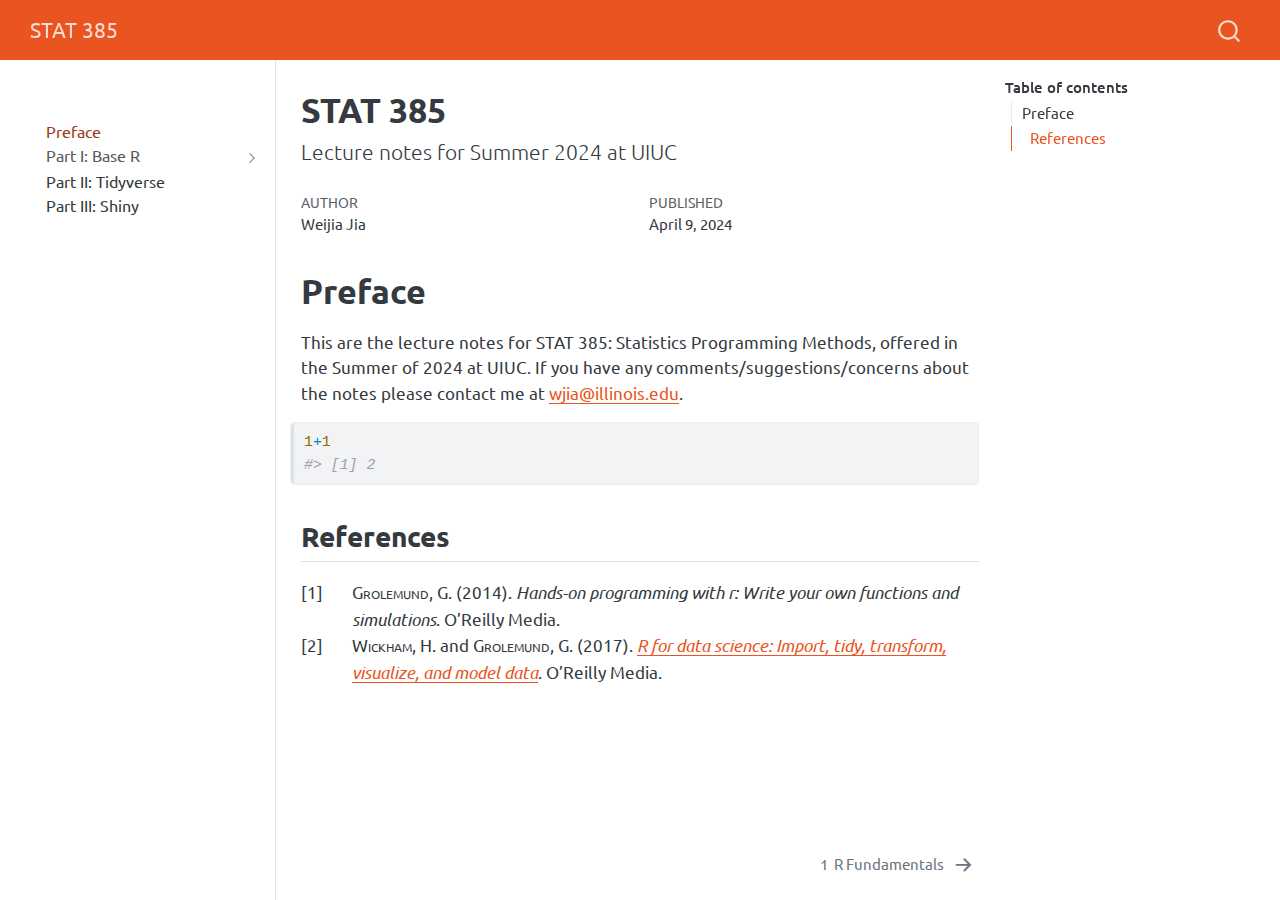
<file: index.html>
<!DOCTYPE html>
<html xmlns="http://www.w3.org/1999/xhtml" lang="en" xml:lang="en"><head>

<meta charset="utf-8">
<meta name="generator" content="quarto-1.4.553">

<meta name="viewport" content="width=device-width, initial-scale=1.0, user-scalable=yes">

<meta name="author" content="Weijia Jia">
<meta name="dcterms.date" content="2024-04-09">

<title>STAT 385</title>
<style>
code{white-space: pre-wrap;}
span.smallcaps{font-variant: small-caps;}
div.columns{display: flex; gap: min(4vw, 1.5em);}
div.column{flex: auto; overflow-x: auto;}
div.hanging-indent{margin-left: 1.5em; text-indent: -1.5em;}
ul.task-list{list-style: none;}
ul.task-list li input[type="checkbox"] {
  width: 0.8em;
  margin: 0 0.8em 0.2em -1em; /* quarto-specific, see https://github.com/quarto-dev/quarto-cli/issues/4556 */ 
  vertical-align: middle;
}
/* CSS for syntax highlighting */
pre > code.sourceCode { white-space: pre; position: relative; }
pre > code.sourceCode > span { line-height: 1.25; }
pre > code.sourceCode > span:empty { height: 1.2em; }
.sourceCode { overflow: visible; }
code.sourceCode > span { color: inherit; text-decoration: inherit; }
div.sourceCode { margin: 1em 0; }
pre.sourceCode { margin: 0; }
@media screen {
div.sourceCode { overflow: auto; }
}
@media print {
pre > code.sourceCode { white-space: pre-wrap; }
pre > code.sourceCode > span { text-indent: -5em; padding-left: 5em; }
}
pre.numberSource code
  { counter-reset: source-line 0; }
pre.numberSource code > span
  { position: relative; left: -4em; counter-increment: source-line; }
pre.numberSource code > span > a:first-child::before
  { content: counter(source-line);
    position: relative; left: -1em; text-align: right; vertical-align: baseline;
    border: none; display: inline-block;
    -webkit-touch-callout: none; -webkit-user-select: none;
    -khtml-user-select: none; -moz-user-select: none;
    -ms-user-select: none; user-select: none;
    padding: 0 4px; width: 4em;
  }
pre.numberSource { margin-left: 3em;  padding-left: 4px; }
div.sourceCode
  {   }
@media screen {
pre > code.sourceCode > span > a:first-child::before { text-decoration: underline; }
}
/* CSS for citations */
div.csl-bib-body { }
div.csl-entry {
  clear: both;
}
.hanging-indent div.csl-entry {
  margin-left:2em;
  text-indent:-2em;
}
div.csl-left-margin {
  min-width:2em;
  float:left;
}
div.csl-right-inline {
  margin-left:2em;
  padding-left:1em;
}
div.csl-indent {
  margin-left: 2em;
}</style>


<script src="site_libs/quarto-nav/quarto-nav.js"></script>
<script src="site_libs/clipboard/clipboard.min.js"></script>
<script src="site_libs/quarto-search/autocomplete.umd.js"></script>
<script src="site_libs/quarto-search/fuse.min.js"></script>
<script src="site_libs/quarto-search/quarto-search.js"></script>
<meta name="quarto:offset" content="./">
<link href="./contents/8/intro.html" rel="next">
<script src="site_libs/quarto-html/quarto.js"></script>
<script src="site_libs/quarto-html/popper.min.js"></script>
<script src="site_libs/quarto-html/tippy.umd.min.js"></script>
<script src="site_libs/quarto-html/anchor.min.js"></script>
<link href="site_libs/quarto-html/tippy.css" rel="stylesheet">
<link href="site_libs/quarto-html/quarto-syntax-highlighting.css" rel="stylesheet" id="quarto-text-highlighting-styles">
<script src="site_libs/bootstrap/bootstrap.min.js"></script>
<link href="site_libs/bootstrap/bootstrap-icons.css" rel="stylesheet">
<link href="site_libs/bootstrap/bootstrap.min.css" rel="stylesheet" id="quarto-bootstrap" data-mode="light">
<script id="quarto-search-options" type="application/json">{
  "location": "navbar",
  "copy-button": false,
  "collapse-after": 3,
  "panel-placement": "end",
  "type": "overlay",
  "limit": 50,
  "keyboard-shortcut": [
    "f",
    "/",
    "s"
  ],
  "show-item-context": false,
  "language": {
    "search-no-results-text": "No results",
    "search-matching-documents-text": "matching documents",
    "search-copy-link-title": "Copy link to search",
    "search-hide-matches-text": "Hide additional matches",
    "search-more-match-text": "more match in this document",
    "search-more-matches-text": "more matches in this document",
    "search-clear-button-title": "Clear",
    "search-text-placeholder": "",
    "search-detached-cancel-button-title": "Cancel",
    "search-submit-button-title": "Submit",
    "search-label": "Search"
  }
}</script>


</head>

<body class="nav-sidebar floating nav-fixed">

<div id="quarto-search-results"></div>
  <header id="quarto-header" class="headroom fixed-top">
    <nav class="navbar navbar-expand-lg " data-bs-theme="dark">
      <div class="navbar-container container-fluid">
      <div class="navbar-brand-container mx-auto">
    <a class="navbar-brand" href="./index.html">
    <span class="navbar-title">STAT 385</span>
    </a>
  </div>
        <div class="quarto-navbar-tools tools-end">
</div>
          <div id="quarto-search" class="" title="Search"></div>
      </div> <!-- /container-fluid -->
    </nav>
  <nav class="quarto-secondary-nav">
    <div class="container-fluid d-flex">
      <button type="button" class="quarto-btn-toggle btn" data-bs-toggle="collapse" data-bs-target=".quarto-sidebar-collapse-item" aria-controls="quarto-sidebar" aria-expanded="false" aria-label="Toggle sidebar navigation" onclick="if (window.quartoToggleHeadroom) { window.quartoToggleHeadroom(); }">
        <i class="bi bi-layout-text-sidebar-reverse"></i>
      </button>
        <nav class="quarto-page-breadcrumbs" aria-label="breadcrumb"><ol class="breadcrumb"><li class="breadcrumb-item"><a href="./index.html">Preface</a></li></ol></nav>
        <a class="flex-grow-1" role="button" data-bs-toggle="collapse" data-bs-target=".quarto-sidebar-collapse-item" aria-controls="quarto-sidebar" aria-expanded="false" aria-label="Toggle sidebar navigation" onclick="if (window.quartoToggleHeadroom) { window.quartoToggleHeadroom(); }">      
        </a>
      <button type="button" class="btn quarto-search-button" aria-label="" onclick="window.quartoOpenSearch();">
        <i class="bi bi-search"></i>
      </button>
    </div>
  </nav>
</header>
<!-- content -->
<div id="quarto-content" class="quarto-container page-columns page-rows-contents page-layout-article page-navbar">
<!-- sidebar -->
  <nav id="quarto-sidebar" class="sidebar collapse collapse-horizontal quarto-sidebar-collapse-item sidebar-navigation floating overflow-auto">
        <div class="mt-2 flex-shrink-0 align-items-center">
        <div class="sidebar-search">
        <div id="quarto-search" class="" title="Search"></div>
        </div>
        </div>
    <div class="sidebar-menu-container"> 
    <ul class="list-unstyled mt-1">
        <li class="sidebar-item">
  <div class="sidebar-item-container"> 
  <a href="./index.html" class="sidebar-item-text sidebar-link active">
 <span class="menu-text">Preface</span></a>
  </div>
</li>
        <li class="sidebar-item sidebar-item-section">
      <div class="sidebar-item-container"> 
            <a class="sidebar-item-text sidebar-link text-start collapsed" data-bs-toggle="collapse" data-bs-target="#quarto-sidebar-section-1" aria-expanded="false">
 <span class="menu-text">Part I: Base R</span></a>
          <a class="sidebar-item-toggle text-start collapsed" data-bs-toggle="collapse" data-bs-target="#quarto-sidebar-section-1" aria-expanded="false" aria-label="Toggle section">
            <i class="bi bi-chevron-right ms-2"></i>
          </a> 
      </div>
      <ul id="quarto-sidebar-section-1" class="collapse list-unstyled sidebar-section depth1 ">  
          <li class="sidebar-item">
  <div class="sidebar-item-container"> 
  <a href="./contents/8/intro.html" class="sidebar-item-text sidebar-link">
 <span class="menu-text"><span class="chapter-number">1</span>&nbsp; <span class="chapter-title">R Fundamentals</span></span></a>
  </div>
</li>
          <li class="sidebar-item">
  <div class="sidebar-item-container"> 
  <a href="./contents/9/intro.html" class="sidebar-item-text sidebar-link">
 <span class="menu-text"><span class="chapter-number">2</span>&nbsp; <span class="chapter-title">R for Data Sciences</span></span></a>
  </div>
</li>
          <li class="sidebar-item">
  <div class="sidebar-item-container"> 
  <a href="./contents/10/intro.html" class="sidebar-item-text sidebar-link">
 <span class="menu-text"><span class="chapter-number">3</span>&nbsp; <span class="chapter-title">Projects with R</span></span></a>
  </div>
</li>
      </ul>
  </li>
        <li class="sidebar-item sidebar-item-section">
      <span class="sidebar-item-text sidebar-link text-start">
 <span class="menu-text">Part II: Tidyverse</span></span>
  </li>
        <li class="sidebar-item sidebar-item-section">
      <span class="sidebar-item-text sidebar-link text-start">
 <span class="menu-text">Part III: Shiny</span></span>
  </li>
    </ul>
    </div>
</nav>
<div id="quarto-sidebar-glass" class="quarto-sidebar-collapse-item" data-bs-toggle="collapse" data-bs-target=".quarto-sidebar-collapse-item"></div>
<!-- margin-sidebar -->
    <div id="quarto-margin-sidebar" class="sidebar margin-sidebar">
        <nav id="TOC" role="doc-toc" class="toc-active">
    <h2 id="toc-title">Table of contents</h2>
   
  <ul>
  <li><a href="#preface" id="toc-preface" class="nav-link active" data-scroll-target="#preface">Preface</a>
  <ul class="collapse">
  <li><a href="#references" id="toc-references" class="nav-link" data-scroll-target="#references">References</a></li>
  </ul></li>
  </ul>
</nav>
    </div>
<!-- main -->
<main class="content" id="quarto-document-content">

<header id="title-block-header" class="quarto-title-block default">
<div class="quarto-title">
<h1 class="title">STAT 385</h1>
<p class="subtitle lead">Lecture notes for Summer 2024 at UIUC</p>
</div>



<div class="quarto-title-meta">

    <div>
    <div class="quarto-title-meta-heading">Author</div>
    <div class="quarto-title-meta-contents">
             <p>Weijia Jia </p>
          </div>
  </div>
    
    <div>
    <div class="quarto-title-meta-heading">Published</div>
    <div class="quarto-title-meta-contents">
      <p class="date">April 9, 2024</p>
    </div>
  </div>
  
    
  </div>
  


</header>


<section id="preface" class="level1 unnumbered">
<h1 class="unnumbered">Preface</h1>
<p>This are the lecture notes for STAT 385: Statistics Programming Methods, offered in the Summer of 2024 at UIUC. If you have any comments/suggestions/concerns about the notes please contact me at <a href="mailto:wjia@illinois.edu" class="email">wjia@illinois.edu</a>.</p>
<div class="cell">
<div class="sourceCode cell-code" id="cb1"><pre class="sourceCode r code-with-copy"><code class="sourceCode r"><span id="cb1-1"><a href="#cb1-1" aria-hidden="true" tabindex="-1"></a><span class="dv">1</span><span class="sc">+</span><span class="dv">1</span></span>
<span id="cb1-2"><a href="#cb1-2" aria-hidden="true" tabindex="-1"></a><span class="co">#&gt; [1] 2</span></span></code><button title="Copy to Clipboard" class="code-copy-button"><i class="bi"></i></button></pre></div>
</div>
<section id="references" class="level2 unnumbered">
<h2 class="unnumbered anchored" data-anchor-id="references">References</h2>
<div id="refs" class="references csl-bib-body" role="list">
<div id="ref-Gro2014" class="csl-entry" role="listitem">
<div class="csl-left-margin">[1] </div><div class="csl-right-inline"><span class="smallcaps">Grolemund</span>, G.
(2014). <em>Hands-on programming with r: Write your own functions and
simulations</em>. O’Reilly Media.</div>
</div>
<div id="ref-Wic2017" class="csl-entry" role="listitem">
<div class="csl-left-margin">[2] </div><div class="csl-right-inline"><span class="smallcaps">Wickham</span>, H. and
<span class="smallcaps">Grolemund</span>, G. (2017). <em><a href="https://r4ds.had.co.nz/">R for data science: Import, tidy,
transform, visualize, and model data</a></em>. O’Reilly Media.</div>
</div>
</div>


</section>
</section>

</main> <!-- /main -->
<script id="quarto-html-after-body" type="application/javascript">
window.document.addEventListener("DOMContentLoaded", function (event) {
  const toggleBodyColorMode = (bsSheetEl) => {
    const mode = bsSheetEl.getAttribute("data-mode");
    const bodyEl = window.document.querySelector("body");
    if (mode === "dark") {
      bodyEl.classList.add("quarto-dark");
      bodyEl.classList.remove("quarto-light");
    } else {
      bodyEl.classList.add("quarto-light");
      bodyEl.classList.remove("quarto-dark");
    }
  }
  const toggleBodyColorPrimary = () => {
    const bsSheetEl = window.document.querySelector("link#quarto-bootstrap");
    if (bsSheetEl) {
      toggleBodyColorMode(bsSheetEl);
    }
  }
  toggleBodyColorPrimary();  
  const icon = "";
  const anchorJS = new window.AnchorJS();
  anchorJS.options = {
    placement: 'right',
    icon: icon
  };
  anchorJS.add('.anchored');
  const isCodeAnnotation = (el) => {
    for (const clz of el.classList) {
      if (clz.startsWith('code-annotation-')) {                     
        return true;
      }
    }
    return false;
  }
  const clipboard = new window.ClipboardJS('.code-copy-button', {
    text: function(trigger) {
      const codeEl = trigger.previousElementSibling.cloneNode(true);
      for (const childEl of codeEl.children) {
        if (isCodeAnnotation(childEl)) {
          childEl.remove();
        }
      }
      return codeEl.innerText;
    }
  });
  clipboard.on('success', function(e) {
    // button target
    const button = e.trigger;
    // don't keep focus
    button.blur();
    // flash "checked"
    button.classList.add('code-copy-button-checked');
    var currentTitle = button.getAttribute("title");
    button.setAttribute("title", "Copied!");
    let tooltip;
    if (window.bootstrap) {
      button.setAttribute("data-bs-toggle", "tooltip");
      button.setAttribute("data-bs-placement", "left");
      button.setAttribute("data-bs-title", "Copied!");
      tooltip = new bootstrap.Tooltip(button, 
        { trigger: "manual", 
          customClass: "code-copy-button-tooltip",
          offset: [0, -8]});
      tooltip.show();    
    }
    setTimeout(function() {
      if (tooltip) {
        tooltip.hide();
        button.removeAttribute("data-bs-title");
        button.removeAttribute("data-bs-toggle");
        button.removeAttribute("data-bs-placement");
      }
      button.setAttribute("title", currentTitle);
      button.classList.remove('code-copy-button-checked');
    }, 1000);
    // clear code selection
    e.clearSelection();
  });
    var localhostRegex = new RegExp(/^(?:http|https):\/\/localhost\:?[0-9]*\//);
    var mailtoRegex = new RegExp(/^mailto:/);
      var filterRegex = new RegExp('/' + window.location.host + '/');
    var isInternal = (href) => {
        return filterRegex.test(href) || localhostRegex.test(href) || mailtoRegex.test(href);
    }
    // Inspect non-navigation links and adorn them if external
 	var links = window.document.querySelectorAll('a[href]:not(.nav-link):not(.navbar-brand):not(.toc-action):not(.sidebar-link):not(.sidebar-item-toggle):not(.pagination-link):not(.no-external):not([aria-hidden]):not(.dropdown-item):not(.quarto-navigation-tool)');
    for (var i=0; i<links.length; i++) {
      const link = links[i];
      if (!isInternal(link.href)) {
        // undo the damage that might have been done by quarto-nav.js in the case of
        // links that we want to consider external
        if (link.dataset.originalHref !== undefined) {
          link.href = link.dataset.originalHref;
        }
      }
    }
  function tippyHover(el, contentFn, onTriggerFn, onUntriggerFn) {
    const config = {
      allowHTML: true,
      maxWidth: 500,
      delay: 100,
      arrow: false,
      appendTo: function(el) {
          return el.parentElement;
      },
      interactive: true,
      interactiveBorder: 10,
      theme: 'quarto',
      placement: 'bottom-start',
    };
    if (contentFn) {
      config.content = contentFn;
    }
    if (onTriggerFn) {
      config.onTrigger = onTriggerFn;
    }
    if (onUntriggerFn) {
      config.onUntrigger = onUntriggerFn;
    }
    window.tippy(el, config); 
  }
  const noterefs = window.document.querySelectorAll('a[role="doc-noteref"]');
  for (var i=0; i<noterefs.length; i++) {
    const ref = noterefs[i];
    tippyHover(ref, function() {
      // use id or data attribute instead here
      let href = ref.getAttribute('data-footnote-href') || ref.getAttribute('href');
      try { href = new URL(href).hash; } catch {}
      const id = href.replace(/^#\/?/, "");
      const note = window.document.getElementById(id);
      if (note) {
        return note.innerHTML;
      } else {
        return "";
      }
    });
  }
  const xrefs = window.document.querySelectorAll('a.quarto-xref');
  const processXRef = (id, note) => {
    // Strip column container classes
    const stripColumnClz = (el) => {
      el.classList.remove("page-full", "page-columns");
      if (el.children) {
        for (const child of el.children) {
          stripColumnClz(child);
        }
      }
    }
    stripColumnClz(note)
    if (id === null || id.startsWith('sec-')) {
      // Special case sections, only their first couple elements
      const container = document.createElement("div");
      if (note.children && note.children.length > 2) {
        container.appendChild(note.children[0].cloneNode(true));
        for (let i = 1; i < note.children.length; i++) {
          const child = note.children[i];
          if (child.tagName === "P" && child.innerText === "") {
            continue;
          } else {
            container.appendChild(child.cloneNode(true));
            break;
          }
        }
        if (window.Quarto?.typesetMath) {
          window.Quarto.typesetMath(container);
        }
        return container.innerHTML
      } else {
        if (window.Quarto?.typesetMath) {
          window.Quarto.typesetMath(note);
        }
        return note.innerHTML;
      }
    } else {
      // Remove any anchor links if they are present
      const anchorLink = note.querySelector('a.anchorjs-link');
      if (anchorLink) {
        anchorLink.remove();
      }
      if (window.Quarto?.typesetMath) {
        window.Quarto.typesetMath(note);
      }
      // TODO in 1.5, we should make sure this works without a callout special case
      if (note.classList.contains("callout")) {
        return note.outerHTML;
      } else {
        return note.innerHTML;
      }
    }
  }
  for (var i=0; i<xrefs.length; i++) {
    const xref = xrefs[i];
    tippyHover(xref, undefined, function(instance) {
      instance.disable();
      let url = xref.getAttribute('href');
      let hash = undefined; 
      if (url.startsWith('#')) {
        hash = url;
      } else {
        try { hash = new URL(url).hash; } catch {}
      }
      if (hash) {
        const id = hash.replace(/^#\/?/, "");
        const note = window.document.getElementById(id);
        if (note !== null) {
          try {
            const html = processXRef(id, note.cloneNode(true));
            instance.setContent(html);
          } finally {
            instance.enable();
            instance.show();
          }
        } else {
          // See if we can fetch this
          fetch(url.split('#')[0])
          .then(res => res.text())
          .then(html => {
            const parser = new DOMParser();
            const htmlDoc = parser.parseFromString(html, "text/html");
            const note = htmlDoc.getElementById(id);
            if (note !== null) {
              const html = processXRef(id, note);
              instance.setContent(html);
            } 
          }).finally(() => {
            instance.enable();
            instance.show();
          });
        }
      } else {
        // See if we can fetch a full url (with no hash to target)
        // This is a special case and we should probably do some content thinning / targeting
        fetch(url)
        .then(res => res.text())
        .then(html => {
          const parser = new DOMParser();
          const htmlDoc = parser.parseFromString(html, "text/html");
          const note = htmlDoc.querySelector('main.content');
          if (note !== null) {
            // This should only happen for chapter cross references
            // (since there is no id in the URL)
            // remove the first header
            if (note.children.length > 0 && note.children[0].tagName === "HEADER") {
              note.children[0].remove();
            }
            const html = processXRef(null, note);
            instance.setContent(html);
          } 
        }).finally(() => {
          instance.enable();
          instance.show();
        });
      }
    }, function(instance) {
    });
  }
      let selectedAnnoteEl;
      const selectorForAnnotation = ( cell, annotation) => {
        let cellAttr = 'data-code-cell="' + cell + '"';
        let lineAttr = 'data-code-annotation="' +  annotation + '"';
        const selector = 'span[' + cellAttr + '][' + lineAttr + ']';
        return selector;
      }
      const selectCodeLines = (annoteEl) => {
        const doc = window.document;
        const targetCell = annoteEl.getAttribute("data-target-cell");
        const targetAnnotation = annoteEl.getAttribute("data-target-annotation");
        const annoteSpan = window.document.querySelector(selectorForAnnotation(targetCell, targetAnnotation));
        const lines = annoteSpan.getAttribute("data-code-lines").split(",");
        const lineIds = lines.map((line) => {
          return targetCell + "-" + line;
        })
        let top = null;
        let height = null;
        let parent = null;
        if (lineIds.length > 0) {
            //compute the position of the single el (top and bottom and make a div)
            const el = window.document.getElementById(lineIds[0]);
            top = el.offsetTop;
            height = el.offsetHeight;
            parent = el.parentElement.parentElement;
          if (lineIds.length > 1) {
            const lastEl = window.document.getElementById(lineIds[lineIds.length - 1]);
            const bottom = lastEl.offsetTop + lastEl.offsetHeight;
            height = bottom - top;
          }
          if (top !== null && height !== null && parent !== null) {
            // cook up a div (if necessary) and position it 
            let div = window.document.getElementById("code-annotation-line-highlight");
            if (div === null) {
              div = window.document.createElement("div");
              div.setAttribute("id", "code-annotation-line-highlight");
              div.style.position = 'absolute';
              parent.appendChild(div);
            }
            div.style.top = top - 2 + "px";
            div.style.height = height + 4 + "px";
            div.style.left = 0;
            let gutterDiv = window.document.getElementById("code-annotation-line-highlight-gutter");
            if (gutterDiv === null) {
              gutterDiv = window.document.createElement("div");
              gutterDiv.setAttribute("id", "code-annotation-line-highlight-gutter");
              gutterDiv.style.position = 'absolute';
              const codeCell = window.document.getElementById(targetCell);
              const gutter = codeCell.querySelector('.code-annotation-gutter');
              gutter.appendChild(gutterDiv);
            }
            gutterDiv.style.top = top - 2 + "px";
            gutterDiv.style.height = height + 4 + "px";
          }
          selectedAnnoteEl = annoteEl;
        }
      };
      const unselectCodeLines = () => {
        const elementsIds = ["code-annotation-line-highlight", "code-annotation-line-highlight-gutter"];
        elementsIds.forEach((elId) => {
          const div = window.document.getElementById(elId);
          if (div) {
            div.remove();
          }
        });
        selectedAnnoteEl = undefined;
      };
        // Handle positioning of the toggle
    window.addEventListener(
      "resize",
      throttle(() => {
        elRect = undefined;
        if (selectedAnnoteEl) {
          selectCodeLines(selectedAnnoteEl);
        }
      }, 10)
    );
    function throttle(fn, ms) {
    let throttle = false;
    let timer;
      return (...args) => {
        if(!throttle) { // first call gets through
            fn.apply(this, args);
            throttle = true;
        } else { // all the others get throttled
            if(timer) clearTimeout(timer); // cancel #2
            timer = setTimeout(() => {
              fn.apply(this, args);
              timer = throttle = false;
            }, ms);
        }
      };
    }
      // Attach click handler to the DT
      const annoteDls = window.document.querySelectorAll('dt[data-target-cell]');
      for (const annoteDlNode of annoteDls) {
        annoteDlNode.addEventListener('click', (event) => {
          const clickedEl = event.target;
          if (clickedEl !== selectedAnnoteEl) {
            unselectCodeLines();
            const activeEl = window.document.querySelector('dt[data-target-cell].code-annotation-active');
            if (activeEl) {
              activeEl.classList.remove('code-annotation-active');
            }
            selectCodeLines(clickedEl);
            clickedEl.classList.add('code-annotation-active');
          } else {
            // Unselect the line
            unselectCodeLines();
            clickedEl.classList.remove('code-annotation-active');
          }
        });
      }
  const findCites = (el) => {
    const parentEl = el.parentElement;
    if (parentEl) {
      const cites = parentEl.dataset.cites;
      if (cites) {
        return {
          el,
          cites: cites.split(' ')
        };
      } else {
        return findCites(el.parentElement)
      }
    } else {
      return undefined;
    }
  };
  var bibliorefs = window.document.querySelectorAll('a[role="doc-biblioref"]');
  for (var i=0; i<bibliorefs.length; i++) {
    const ref = bibliorefs[i];
    const citeInfo = findCites(ref);
    if (citeInfo) {
      tippyHover(citeInfo.el, function() {
        var popup = window.document.createElement('div');
        citeInfo.cites.forEach(function(cite) {
          var citeDiv = window.document.createElement('div');
          citeDiv.classList.add('hanging-indent');
          citeDiv.classList.add('csl-entry');
          var biblioDiv = window.document.getElementById('ref-' + cite);
          if (biblioDiv) {
            citeDiv.innerHTML = biblioDiv.innerHTML;
          }
          popup.appendChild(citeDiv);
        });
        return popup.innerHTML;
      });
    }
  }
});
</script>
<nav class="page-navigation">
  <div class="nav-page nav-page-previous">
  </div>
  <div class="nav-page nav-page-next">
      <a href="./contents/8/intro.html" class="pagination-link" aria-label="R Fundamentals">
        <span class="nav-page-text"><span class="chapter-number">1</span>&nbsp; <span class="chapter-title">R Fundamentals</span></span> <i class="bi bi-arrow-right-short"></i>
      </a>
  </div>
</nav>
</div> <!-- /content -->




</body></html>
</file>
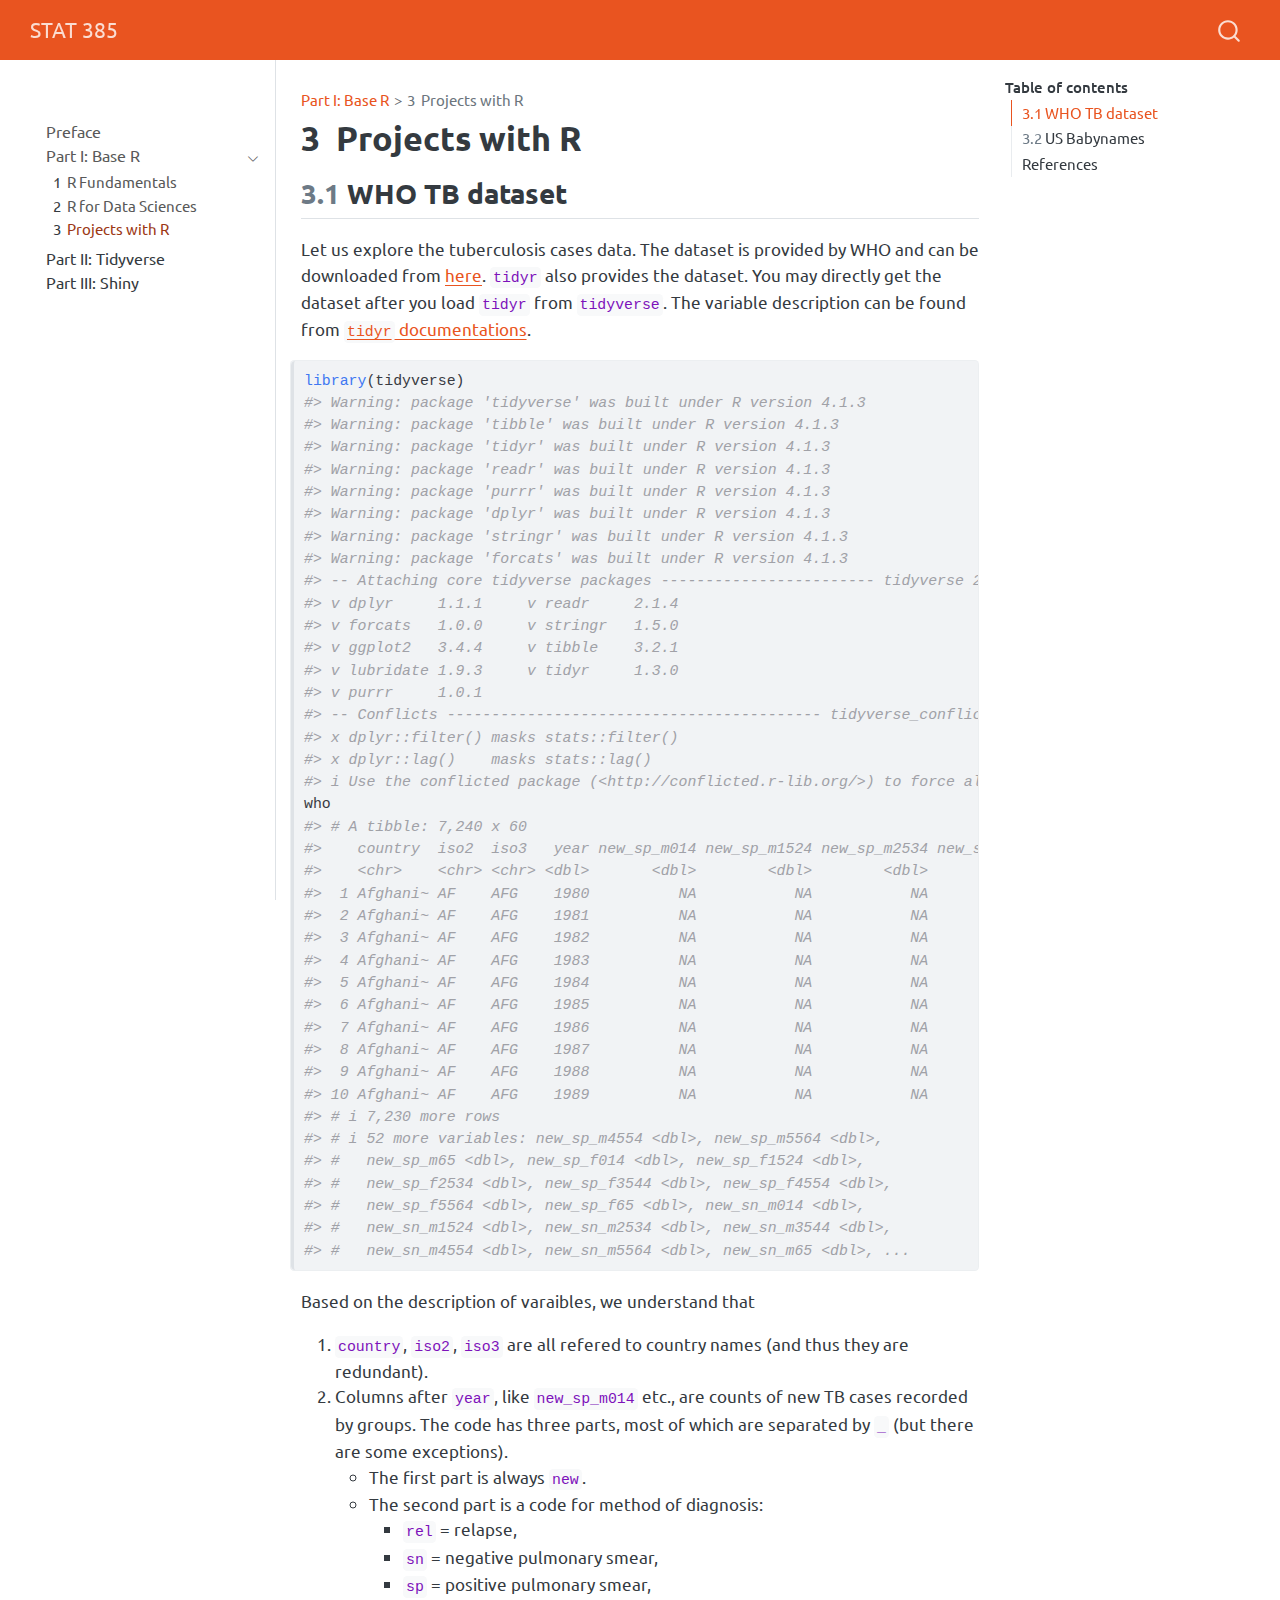
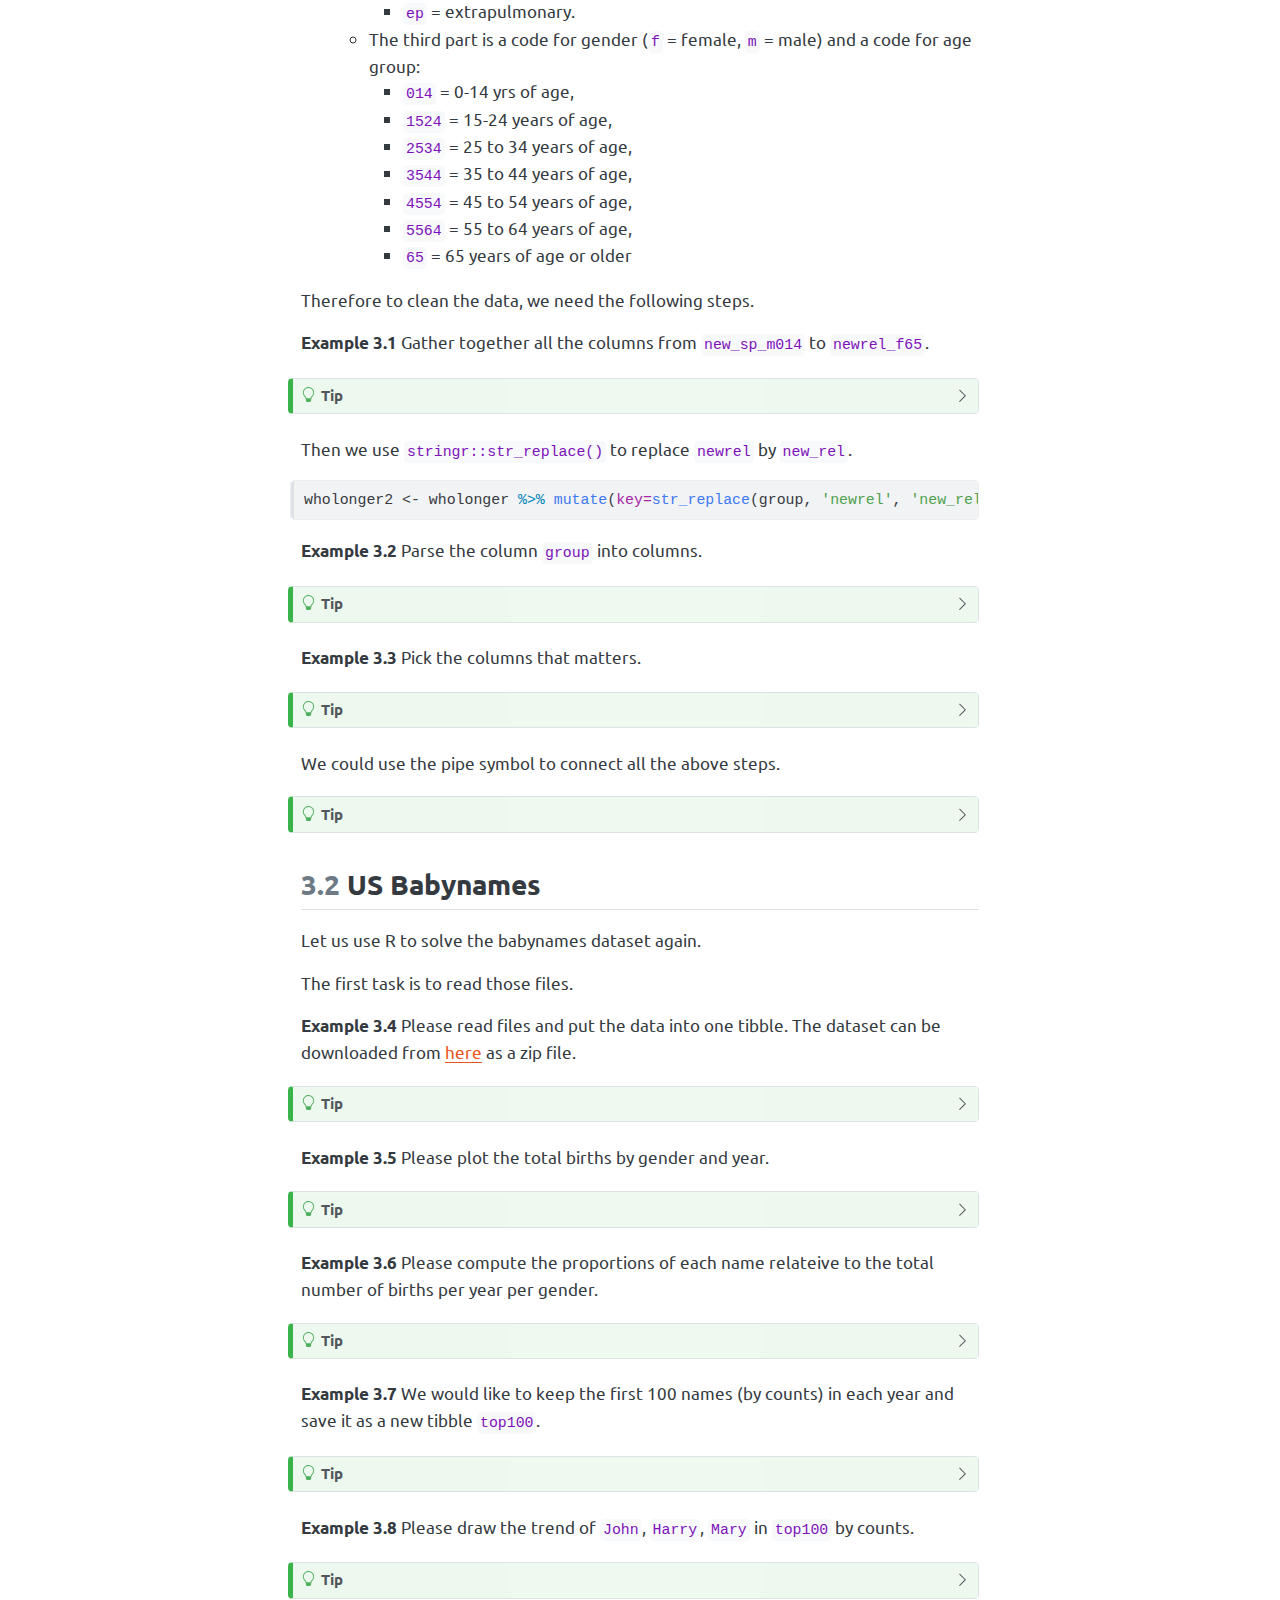
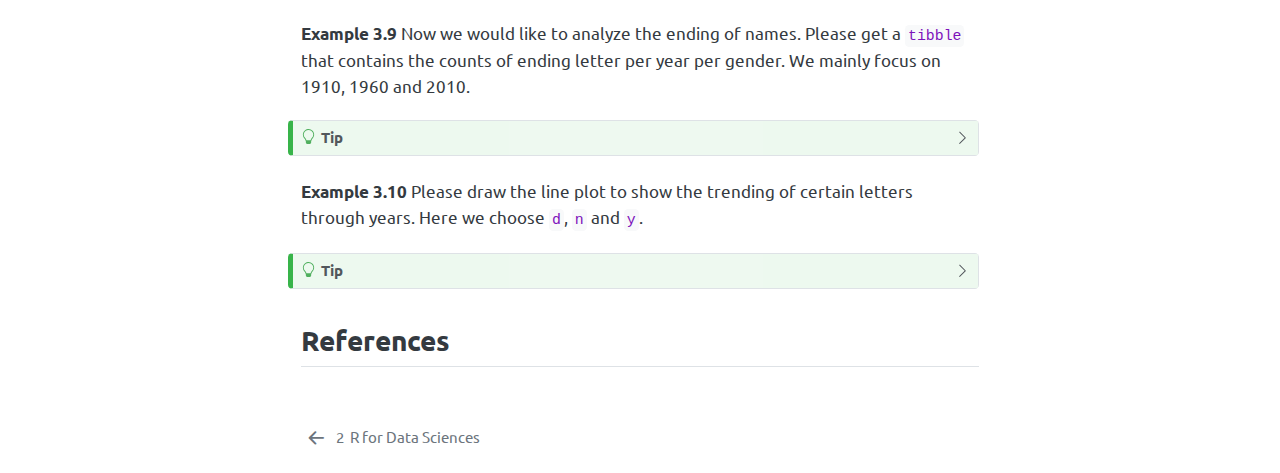
<file: contents/10/intro.html>
<!DOCTYPE html>
<html xmlns="http://www.w3.org/1999/xhtml" lang="en" xml:lang="en"><head>

<meta charset="utf-8">
<meta name="generator" content="quarto-1.4.553">

<meta name="viewport" content="width=device-width, initial-scale=1.0, user-scalable=yes">


<title>STAT 385 - 3&nbsp; Projects with R</title>
<style>
code{white-space: pre-wrap;}
span.smallcaps{font-variant: small-caps;}
div.columns{display: flex; gap: min(4vw, 1.5em);}
div.column{flex: auto; overflow-x: auto;}
div.hanging-indent{margin-left: 1.5em; text-indent: -1.5em;}
ul.task-list{list-style: none;}
ul.task-list li input[type="checkbox"] {
  width: 0.8em;
  margin: 0 0.8em 0.2em -1em; /* quarto-specific, see https://github.com/quarto-dev/quarto-cli/issues/4556 */ 
  vertical-align: middle;
}
/* CSS for syntax highlighting */
pre > code.sourceCode { white-space: pre; position: relative; }
pre > code.sourceCode > span { line-height: 1.25; }
pre > code.sourceCode > span:empty { height: 1.2em; }
.sourceCode { overflow: visible; }
code.sourceCode > span { color: inherit; text-decoration: inherit; }
div.sourceCode { margin: 1em 0; }
pre.sourceCode { margin: 0; }
@media screen {
div.sourceCode { overflow: auto; }
}
@media print {
pre > code.sourceCode { white-space: pre-wrap; }
pre > code.sourceCode > span { text-indent: -5em; padding-left: 5em; }
}
pre.numberSource code
  { counter-reset: source-line 0; }
pre.numberSource code > span
  { position: relative; left: -4em; counter-increment: source-line; }
pre.numberSource code > span > a:first-child::before
  { content: counter(source-line);
    position: relative; left: -1em; text-align: right; vertical-align: baseline;
    border: none; display: inline-block;
    -webkit-touch-callout: none; -webkit-user-select: none;
    -khtml-user-select: none; -moz-user-select: none;
    -ms-user-select: none; user-select: none;
    padding: 0 4px; width: 4em;
  }
pre.numberSource { margin-left: 3em;  padding-left: 4px; }
div.sourceCode
  {   }
@media screen {
pre > code.sourceCode > span > a:first-child::before { text-decoration: underline; }
}
/* CSS for citations */
div.csl-bib-body { }
div.csl-entry {
  clear: both;
}
.hanging-indent div.csl-entry {
  margin-left:2em;
  text-indent:-2em;
}
div.csl-left-margin {
  min-width:2em;
  float:left;
}
div.csl-right-inline {
  margin-left:2em;
  padding-left:1em;
}
div.csl-indent {
  margin-left: 2em;
}</style>


<script src="../../site_libs/quarto-nav/quarto-nav.js"></script>
<script src="../../site_libs/clipboard/clipboard.min.js"></script>
<script src="../../site_libs/quarto-search/autocomplete.umd.js"></script>
<script src="../../site_libs/quarto-search/fuse.min.js"></script>
<script src="../../site_libs/quarto-search/quarto-search.js"></script>
<meta name="quarto:offset" content="../../">
<link href="../../contents/9/intro.html" rel="prev">
<script src="../../site_libs/quarto-html/quarto.js"></script>
<script src="../../site_libs/quarto-html/popper.min.js"></script>
<script src="../../site_libs/quarto-html/tippy.umd.min.js"></script>
<script src="../../site_libs/quarto-html/anchor.min.js"></script>
<link href="../../site_libs/quarto-html/tippy.css" rel="stylesheet">
<link href="../../site_libs/quarto-html/quarto-syntax-highlighting.css" rel="stylesheet" id="quarto-text-highlighting-styles">
<script src="../../site_libs/bootstrap/bootstrap.min.js"></script>
<link href="../../site_libs/bootstrap/bootstrap-icons.css" rel="stylesheet">
<link href="../../site_libs/bootstrap/bootstrap.min.css" rel="stylesheet" id="quarto-bootstrap" data-mode="light">
<script id="quarto-search-options" type="application/json">{
  "location": "navbar",
  "copy-button": false,
  "collapse-after": 3,
  "panel-placement": "end",
  "type": "overlay",
  "limit": 50,
  "keyboard-shortcut": [
    "f",
    "/",
    "s"
  ],
  "show-item-context": false,
  "language": {
    "search-no-results-text": "No results",
    "search-matching-documents-text": "matching documents",
    "search-copy-link-title": "Copy link to search",
    "search-hide-matches-text": "Hide additional matches",
    "search-more-match-text": "more match in this document",
    "search-more-matches-text": "more matches in this document",
    "search-clear-button-title": "Clear",
    "search-text-placeholder": "",
    "search-detached-cancel-button-title": "Cancel",
    "search-submit-button-title": "Submit",
    "search-label": "Search"
  }
}</script>


</head>

<body class="nav-sidebar floating nav-fixed">

<div id="quarto-search-results"></div>
  <header id="quarto-header" class="headroom fixed-top">
    <nav class="navbar navbar-expand-lg " data-bs-theme="dark">
      <div class="navbar-container container-fluid">
      <div class="navbar-brand-container mx-auto">
    <a class="navbar-brand" href="../../index.html">
    <span class="navbar-title">STAT 385</span>
    </a>
  </div>
        <div class="quarto-navbar-tools tools-end">
</div>
          <div id="quarto-search" class="" title="Search"></div>
      </div> <!-- /container-fluid -->
    </nav>
  <nav class="quarto-secondary-nav">
    <div class="container-fluid d-flex">
      <button type="button" class="quarto-btn-toggle btn" data-bs-toggle="collapse" data-bs-target=".quarto-sidebar-collapse-item" aria-controls="quarto-sidebar" aria-expanded="false" aria-label="Toggle sidebar navigation" onclick="if (window.quartoToggleHeadroom) { window.quartoToggleHeadroom(); }">
        <i class="bi bi-layout-text-sidebar-reverse"></i>
      </button>
        <nav class="quarto-page-breadcrumbs" aria-label="breadcrumb"><ol class="breadcrumb"><li class="breadcrumb-item"><a href="../../contents/8/intro.html">Part I: Base R</a></li><li class="breadcrumb-item"><a href="../../contents/10/intro.html"><span class="chapter-number">3</span>&nbsp; <span class="chapter-title">Projects with R</span></a></li></ol></nav>
        <a class="flex-grow-1" role="button" data-bs-toggle="collapse" data-bs-target=".quarto-sidebar-collapse-item" aria-controls="quarto-sidebar" aria-expanded="false" aria-label="Toggle sidebar navigation" onclick="if (window.quartoToggleHeadroom) { window.quartoToggleHeadroom(); }">      
        </a>
      <button type="button" class="btn quarto-search-button" aria-label="" onclick="window.quartoOpenSearch();">
        <i class="bi bi-search"></i>
      </button>
    </div>
  </nav>
</header>
<!-- content -->
<div id="quarto-content" class="quarto-container page-columns page-rows-contents page-layout-article page-navbar">
<!-- sidebar -->
  <nav id="quarto-sidebar" class="sidebar collapse collapse-horizontal quarto-sidebar-collapse-item sidebar-navigation floating overflow-auto">
        <div class="mt-2 flex-shrink-0 align-items-center">
        <div class="sidebar-search">
        <div id="quarto-search" class="" title="Search"></div>
        </div>
        </div>
    <div class="sidebar-menu-container"> 
    <ul class="list-unstyled mt-1">
        <li class="sidebar-item">
  <div class="sidebar-item-container"> 
  <a href="../../index.html" class="sidebar-item-text sidebar-link">
 <span class="menu-text">Preface</span></a>
  </div>
</li>
        <li class="sidebar-item sidebar-item-section">
      <div class="sidebar-item-container"> 
            <a class="sidebar-item-text sidebar-link text-start" data-bs-toggle="collapse" data-bs-target="#quarto-sidebar-section-1" aria-expanded="true">
 <span class="menu-text">Part I: Base R</span></a>
          <a class="sidebar-item-toggle text-start" data-bs-toggle="collapse" data-bs-target="#quarto-sidebar-section-1" aria-expanded="true" aria-label="Toggle section">
            <i class="bi bi-chevron-right ms-2"></i>
          </a> 
      </div>
      <ul id="quarto-sidebar-section-1" class="collapse list-unstyled sidebar-section depth1 show">  
          <li class="sidebar-item">
  <div class="sidebar-item-container"> 
  <a href="../../contents/8/intro.html" class="sidebar-item-text sidebar-link">
 <span class="menu-text"><span class="chapter-number">1</span>&nbsp; <span class="chapter-title">R Fundamentals</span></span></a>
  </div>
</li>
          <li class="sidebar-item">
  <div class="sidebar-item-container"> 
  <a href="../../contents/9/intro.html" class="sidebar-item-text sidebar-link">
 <span class="menu-text"><span class="chapter-number">2</span>&nbsp; <span class="chapter-title">R for Data Sciences</span></span></a>
  </div>
</li>
          <li class="sidebar-item">
  <div class="sidebar-item-container"> 
  <a href="../../contents/10/intro.html" class="sidebar-item-text sidebar-link active">
 <span class="menu-text"><span class="chapter-number">3</span>&nbsp; <span class="chapter-title">Projects with R</span></span></a>
  </div>
</li>
      </ul>
  </li>
        <li class="sidebar-item sidebar-item-section">
      <span class="sidebar-item-text sidebar-link text-start">
 <span class="menu-text">Part II: Tidyverse</span></span>
  </li>
        <li class="sidebar-item sidebar-item-section">
      <span class="sidebar-item-text sidebar-link text-start">
 <span class="menu-text">Part III: Shiny</span></span>
  </li>
    </ul>
    </div>
</nav>
<div id="quarto-sidebar-glass" class="quarto-sidebar-collapse-item" data-bs-toggle="collapse" data-bs-target=".quarto-sidebar-collapse-item"></div>
<!-- margin-sidebar -->
    <div id="quarto-margin-sidebar" class="sidebar margin-sidebar">
        <nav id="TOC" role="doc-toc" class="toc-active">
    <h2 id="toc-title">Table of contents</h2>
   
  <ul>
  <li><a href="#who-tb-dataset" id="toc-who-tb-dataset" class="nav-link active" data-scroll-target="#who-tb-dataset"><span class="header-section-number">3.1</span> WHO TB dataset</a></li>
  <li><a href="#us-babynames" id="toc-us-babynames" class="nav-link" data-scroll-target="#us-babynames"><span class="header-section-number">3.2</span> US Babynames</a></li>
  <li><a href="#references" id="toc-references" class="nav-link" data-scroll-target="#references">References</a></li>
  </ul>
</nav>
    </div>
<!-- main -->
<main class="content" id="quarto-document-content">

<header id="title-block-header" class="quarto-title-block default"><nav class="quarto-page-breadcrumbs quarto-title-breadcrumbs d-none d-lg-block" aria-label="breadcrumb"><ol class="breadcrumb"><li class="breadcrumb-item"><a href="../../contents/8/intro.html">Part I: Base R</a></li><li class="breadcrumb-item"><a href="../../contents/10/intro.html"><span class="chapter-number">3</span>&nbsp; <span class="chapter-title">Projects with R</span></a></li></ol></nav>
<div class="quarto-title">
<h1 class="title"><span class="chapter-number">3</span>&nbsp; <span class="chapter-title">Projects with R</span></h1>
</div>



<div class="quarto-title-meta">

    
  
    
  </div>
  


</header>


<section id="who-tb-dataset" class="level2" data-number="3.1">
<h2 data-number="3.1" class="anchored" data-anchor-id="who-tb-dataset"><span class="header-section-number">3.1</span> WHO TB dataset</h2>
<p>Let us explore the tuberculosis cases data. The dataset is provided by WHO and can be downloaded from <a href="https://www.who.int/teams/global-tuberculosis-programme/data">here</a>. <code>tidyr</code> also provides the dataset. You may directly get the dataset after you load <code>tidyr</code> from <code>tidyverse</code>. The variable description can be found from <a href="https://tidyr.tidyverse.org/reference/who.html"><code>tidyr</code> documentations</a>.</p>
<div class="cell">
<div class="sourceCode cell-code" id="cb1"><pre class="sourceCode r code-with-copy"><code class="sourceCode r"><span id="cb1-1"><a href="#cb1-1" aria-hidden="true" tabindex="-1"></a><span class="fu">library</span>(tidyverse)</span>
<span id="cb1-2"><a href="#cb1-2" aria-hidden="true" tabindex="-1"></a><span class="co">#&gt; Warning: package 'tidyverse' was built under R version 4.1.3</span></span>
<span id="cb1-3"><a href="#cb1-3" aria-hidden="true" tabindex="-1"></a><span class="co">#&gt; Warning: package 'tibble' was built under R version 4.1.3</span></span>
<span id="cb1-4"><a href="#cb1-4" aria-hidden="true" tabindex="-1"></a><span class="co">#&gt; Warning: package 'tidyr' was built under R version 4.1.3</span></span>
<span id="cb1-5"><a href="#cb1-5" aria-hidden="true" tabindex="-1"></a><span class="co">#&gt; Warning: package 'readr' was built under R version 4.1.3</span></span>
<span id="cb1-6"><a href="#cb1-6" aria-hidden="true" tabindex="-1"></a><span class="co">#&gt; Warning: package 'purrr' was built under R version 4.1.3</span></span>
<span id="cb1-7"><a href="#cb1-7" aria-hidden="true" tabindex="-1"></a><span class="co">#&gt; Warning: package 'dplyr' was built under R version 4.1.3</span></span>
<span id="cb1-8"><a href="#cb1-8" aria-hidden="true" tabindex="-1"></a><span class="co">#&gt; Warning: package 'stringr' was built under R version 4.1.3</span></span>
<span id="cb1-9"><a href="#cb1-9" aria-hidden="true" tabindex="-1"></a><span class="co">#&gt; Warning: package 'forcats' was built under R version 4.1.3</span></span>
<span id="cb1-10"><a href="#cb1-10" aria-hidden="true" tabindex="-1"></a><span class="co">#&gt; -- Attaching core tidyverse packages ------------------------ tidyverse 2.0.0 --</span></span>
<span id="cb1-11"><a href="#cb1-11" aria-hidden="true" tabindex="-1"></a><span class="co">#&gt; v dplyr     1.1.1     v readr     2.1.4</span></span>
<span id="cb1-12"><a href="#cb1-12" aria-hidden="true" tabindex="-1"></a><span class="co">#&gt; v forcats   1.0.0     v stringr   1.5.0</span></span>
<span id="cb1-13"><a href="#cb1-13" aria-hidden="true" tabindex="-1"></a><span class="co">#&gt; v ggplot2   3.4.4     v tibble    3.2.1</span></span>
<span id="cb1-14"><a href="#cb1-14" aria-hidden="true" tabindex="-1"></a><span class="co">#&gt; v lubridate 1.9.3     v tidyr     1.3.0</span></span>
<span id="cb1-15"><a href="#cb1-15" aria-hidden="true" tabindex="-1"></a><span class="co">#&gt; v purrr     1.0.1     </span></span>
<span id="cb1-16"><a href="#cb1-16" aria-hidden="true" tabindex="-1"></a><span class="co">#&gt; -- Conflicts ------------------------------------------ tidyverse_conflicts() --</span></span>
<span id="cb1-17"><a href="#cb1-17" aria-hidden="true" tabindex="-1"></a><span class="co">#&gt; x dplyr::filter() masks stats::filter()</span></span>
<span id="cb1-18"><a href="#cb1-18" aria-hidden="true" tabindex="-1"></a><span class="co">#&gt; x dplyr::lag()    masks stats::lag()</span></span>
<span id="cb1-19"><a href="#cb1-19" aria-hidden="true" tabindex="-1"></a><span class="co">#&gt; i Use the conflicted package (&lt;http://conflicted.r-lib.org/&gt;) to force all conflicts to become errors</span></span>
<span id="cb1-20"><a href="#cb1-20" aria-hidden="true" tabindex="-1"></a>who</span>
<span id="cb1-21"><a href="#cb1-21" aria-hidden="true" tabindex="-1"></a><span class="co">#&gt; # A tibble: 7,240 x 60</span></span>
<span id="cb1-22"><a href="#cb1-22" aria-hidden="true" tabindex="-1"></a><span class="co">#&gt;    country  iso2  iso3   year new_sp_m014 new_sp_m1524 new_sp_m2534 new_sp_m3544</span></span>
<span id="cb1-23"><a href="#cb1-23" aria-hidden="true" tabindex="-1"></a><span class="co">#&gt;    &lt;chr&gt;    &lt;chr&gt; &lt;chr&gt; &lt;dbl&gt;       &lt;dbl&gt;        &lt;dbl&gt;        &lt;dbl&gt;        &lt;dbl&gt;</span></span>
<span id="cb1-24"><a href="#cb1-24" aria-hidden="true" tabindex="-1"></a><span class="co">#&gt;  1 Afghani~ AF    AFG    1980          NA           NA           NA           NA</span></span>
<span id="cb1-25"><a href="#cb1-25" aria-hidden="true" tabindex="-1"></a><span class="co">#&gt;  2 Afghani~ AF    AFG    1981          NA           NA           NA           NA</span></span>
<span id="cb1-26"><a href="#cb1-26" aria-hidden="true" tabindex="-1"></a><span class="co">#&gt;  3 Afghani~ AF    AFG    1982          NA           NA           NA           NA</span></span>
<span id="cb1-27"><a href="#cb1-27" aria-hidden="true" tabindex="-1"></a><span class="co">#&gt;  4 Afghani~ AF    AFG    1983          NA           NA           NA           NA</span></span>
<span id="cb1-28"><a href="#cb1-28" aria-hidden="true" tabindex="-1"></a><span class="co">#&gt;  5 Afghani~ AF    AFG    1984          NA           NA           NA           NA</span></span>
<span id="cb1-29"><a href="#cb1-29" aria-hidden="true" tabindex="-1"></a><span class="co">#&gt;  6 Afghani~ AF    AFG    1985          NA           NA           NA           NA</span></span>
<span id="cb1-30"><a href="#cb1-30" aria-hidden="true" tabindex="-1"></a><span class="co">#&gt;  7 Afghani~ AF    AFG    1986          NA           NA           NA           NA</span></span>
<span id="cb1-31"><a href="#cb1-31" aria-hidden="true" tabindex="-1"></a><span class="co">#&gt;  8 Afghani~ AF    AFG    1987          NA           NA           NA           NA</span></span>
<span id="cb1-32"><a href="#cb1-32" aria-hidden="true" tabindex="-1"></a><span class="co">#&gt;  9 Afghani~ AF    AFG    1988          NA           NA           NA           NA</span></span>
<span id="cb1-33"><a href="#cb1-33" aria-hidden="true" tabindex="-1"></a><span class="co">#&gt; 10 Afghani~ AF    AFG    1989          NA           NA           NA           NA</span></span>
<span id="cb1-34"><a href="#cb1-34" aria-hidden="true" tabindex="-1"></a><span class="co">#&gt; # i 7,230 more rows</span></span>
<span id="cb1-35"><a href="#cb1-35" aria-hidden="true" tabindex="-1"></a><span class="co">#&gt; # i 52 more variables: new_sp_m4554 &lt;dbl&gt;, new_sp_m5564 &lt;dbl&gt;,</span></span>
<span id="cb1-36"><a href="#cb1-36" aria-hidden="true" tabindex="-1"></a><span class="co">#&gt; #   new_sp_m65 &lt;dbl&gt;, new_sp_f014 &lt;dbl&gt;, new_sp_f1524 &lt;dbl&gt;,</span></span>
<span id="cb1-37"><a href="#cb1-37" aria-hidden="true" tabindex="-1"></a><span class="co">#&gt; #   new_sp_f2534 &lt;dbl&gt;, new_sp_f3544 &lt;dbl&gt;, new_sp_f4554 &lt;dbl&gt;,</span></span>
<span id="cb1-38"><a href="#cb1-38" aria-hidden="true" tabindex="-1"></a><span class="co">#&gt; #   new_sp_f5564 &lt;dbl&gt;, new_sp_f65 &lt;dbl&gt;, new_sn_m014 &lt;dbl&gt;,</span></span>
<span id="cb1-39"><a href="#cb1-39" aria-hidden="true" tabindex="-1"></a><span class="co">#&gt; #   new_sn_m1524 &lt;dbl&gt;, new_sn_m2534 &lt;dbl&gt;, new_sn_m3544 &lt;dbl&gt;,</span></span>
<span id="cb1-40"><a href="#cb1-40" aria-hidden="true" tabindex="-1"></a><span class="co">#&gt; #   new_sn_m4554 &lt;dbl&gt;, new_sn_m5564 &lt;dbl&gt;, new_sn_m65 &lt;dbl&gt;, ...</span></span></code><button title="Copy to Clipboard" class="code-copy-button"><i class="bi"></i></button></pre></div>
</div>
<p>Based on the description of varaibles, we understand that</p>
<ol type="1">
<li><code>country</code>, <code>iso2</code>, <code>iso3</code> are all refered to country names (and thus they are redundant).</li>
<li>Columns after <code>year</code>, like <code>new_sp_m014</code> etc., are counts of new TB cases recorded by groups. The code has three parts, most of which are separated by <code>_</code> (but there are some exceptions).
<ul>
<li>The first part is always <code>new</code>.</li>
<li>The second part is a code for method of diagnosis:
<ul>
<li><code>rel</code> = relapse,</li>
<li><code>sn</code> = negative pulmonary smear,</li>
<li><code>sp</code> = positive pulmonary smear,</li>
<li><code>ep</code> = extrapulmonary.</li>
</ul></li>
<li>The third part is a code for gender (<code>f</code> = female, <code>m</code> = male) and a code for age group:
<ul>
<li><code>014</code> = 0-14 yrs of age,</li>
<li><code>1524</code> = 15-24 years of age,</li>
<li><code>2534</code> = 25 to 34 years of age,</li>
<li><code>3544</code> = 35 to 44 years of age,</li>
<li><code>4554</code> = 45 to 54 years of age,</li>
<li><code>5564</code> = 55 to 64 years of age,</li>
<li><code>65</code> = 65 years of age or older</li>
</ul></li>
</ul></li>
</ol>
<p>Therefore to clean the data, we need the following steps.</p>
<div id="exm-" class="theorem example">
<p><span class="theorem-title"><strong>Example 3.1</strong></span> Gather together all the columns from <code>new_sp_m014</code> to <code>newrel_f65</code>.</p>
<div class="callout callout-style-default callout-tip callout-titled">
<div class="callout-header d-flex align-content-center" data-bs-toggle="collapse" data-bs-target=".callout-1-contents" aria-controls="callout-1" aria-expanded="false" aria-label="Toggle callout">
<div class="callout-icon-container">
<i class="callout-icon"></i>
</div>
<div class="callout-title-container flex-fill">
Tip
</div>
<div class="callout-btn-toggle d-inline-block border-0 py-1 ps-1 pe-0 float-end"><i class="callout-toggle"></i></div>
</div>
<div id="callout-1" class="callout-1-contents callout-collapse collapse">
<div class="callout-body-container callout-body">
<div class="cell">
<div class="sourceCode cell-code" id="cb2"><pre class="sourceCode r code-with-copy"><code class="sourceCode r"><span id="cb2-1"><a href="#cb2-1" aria-hidden="true" tabindex="-1"></a>wholonger <span class="ot">&lt;-</span> who <span class="sc">%&gt;%</span> <span class="fu">pivot_longer</span>(<span class="at">cols=</span><span class="dv">5</span><span class="sc">:</span><span class="dv">60</span>, <span class="at">names_to=</span><span class="st">'group'</span>, <span class="at">values_to=</span><span class="st">'counts'</span>)</span></code><button title="Copy to Clipboard" class="code-copy-button"><i class="bi"></i></button></pre></div>
</div>
</div>
</div>
</div>
</div>
<p>Then we use <code>stringr::str_replace()</code> to replace <code>newrel</code> by <code>new_rel</code>.</p>
<div class="cell">
<div class="sourceCode cell-code" id="cb3"><pre class="sourceCode r code-with-copy"><code class="sourceCode r"><span id="cb3-1"><a href="#cb3-1" aria-hidden="true" tabindex="-1"></a>wholonger2 <span class="ot">&lt;-</span> wholonger <span class="sc">%&gt;%</span> <span class="fu">mutate</span>(<span class="at">key=</span><span class="fu">str_replace</span>(group, <span class="st">'newrel'</span>, <span class="st">'new_rel'</span>))</span></code><button title="Copy to Clipboard" class="code-copy-button"><i class="bi"></i></button></pre></div>
</div>
<div id="exm-" class="theorem example">
<p><span class="theorem-title"><strong>Example 3.2</strong></span> Parse the column <code>group</code> into columns.</p>
<div class="callout callout-style-default callout-tip callout-titled">
<div class="callout-header d-flex align-content-center" data-bs-toggle="collapse" data-bs-target=".callout-2-contents" aria-controls="callout-2" aria-expanded="false" aria-label="Toggle callout">
<div class="callout-icon-container">
<i class="callout-icon"></i>
</div>
<div class="callout-title-container flex-fill">
Tip
</div>
<div class="callout-btn-toggle d-inline-block border-0 py-1 ps-1 pe-0 float-end"><i class="callout-toggle"></i></div>
</div>
<div id="callout-2" class="callout-2-contents callout-collapse collapse">
<div class="callout-body-container callout-body">
<div class="cell">
<div class="sourceCode cell-code" id="cb4"><pre class="sourceCode r code-with-copy"><code class="sourceCode r"><span id="cb4-1"><a href="#cb4-1" aria-hidden="true" tabindex="-1"></a>wholonger3 <span class="ot">&lt;-</span> wholonger2 <span class="sc">%&gt;%</span> </span>
<span id="cb4-2"><a href="#cb4-2" aria-hidden="true" tabindex="-1"></a>        <span class="fu">separate</span>(key, <span class="at">into=</span><span class="fu">c</span>(<span class="st">'new'</span>, <span class="st">'type'</span>, <span class="st">'genderage'</span>), <span class="at">sep=</span><span class="st">'_'</span>) <span class="sc">%&gt;%</span> </span>
<span id="cb4-3"><a href="#cb4-3" aria-hidden="true" tabindex="-1"></a>        <span class="fu">separate</span>(genderage, <span class="at">into=</span><span class="fu">c</span>(<span class="st">'gender'</span>, <span class="st">'age'</span>), <span class="at">sep=</span><span class="dv">1</span>)</span></code><button title="Copy to Clipboard" class="code-copy-button"><i class="bi"></i></button></pre></div>
</div>
</div>
</div>
</div>
</div>
<div id="exm-" class="theorem example">
<p><span class="theorem-title"><strong>Example 3.3</strong></span> Pick the columns that matters.</p>
<div class="callout callout-style-default callout-tip callout-titled">
<div class="callout-header d-flex align-content-center" data-bs-toggle="collapse" data-bs-target=".callout-3-contents" aria-controls="callout-3" aria-expanded="false" aria-label="Toggle callout">
<div class="callout-icon-container">
<i class="callout-icon"></i>
</div>
<div class="callout-title-container flex-fill">
Tip
</div>
<div class="callout-btn-toggle d-inline-block border-0 py-1 ps-1 pe-0 float-end"><i class="callout-toggle"></i></div>
</div>
<div id="callout-3" class="callout-3-contents callout-collapse collapse">
<div class="callout-body-container callout-body">
<div class="cell">
<div class="sourceCode cell-code" id="cb5"><pre class="sourceCode r code-with-copy"><code class="sourceCode r"><span id="cb5-1"><a href="#cb5-1" aria-hidden="true" tabindex="-1"></a>tidywho <span class="ot">&lt;-</span> wholonger3[<span class="fu">c</span>(<span class="st">'country'</span>, <span class="st">'year'</span>, <span class="st">'type'</span>, <span class="st">'gender'</span>, <span class="st">'age'</span>, <span class="st">'counts'</span>)]</span></code><button title="Copy to Clipboard" class="code-copy-button"><i class="bi"></i></button></pre></div>
</div>
</div>
</div>
</div>
</div>
<p>We could use the pipe symbol to connect all the above steps.</p>
<div class="callout callout-style-default callout-tip callout-titled">
<div class="callout-header d-flex align-content-center" data-bs-toggle="collapse" data-bs-target=".callout-4-contents" aria-controls="callout-4" aria-expanded="false" aria-label="Toggle callout">
<div class="callout-icon-container">
<i class="callout-icon"></i>
</div>
<div class="callout-title-container flex-fill">
Tip
</div>
<div class="callout-btn-toggle d-inline-block border-0 py-1 ps-1 pe-0 float-end"><i class="callout-toggle"></i></div>
</div>
<div id="callout-4" class="callout-4-contents callout-collapse collapse">
<div class="callout-body-container callout-body">
<div class="cell">
<div class="sourceCode cell-code" id="cb6"><pre class="sourceCode r code-with-copy"><code class="sourceCode r"><span id="cb6-1"><a href="#cb6-1" aria-hidden="true" tabindex="-1"></a>tidywho <span class="ot">&lt;-</span> who <span class="sc">%&gt;%</span> </span>
<span id="cb6-2"><a href="#cb6-2" aria-hidden="true" tabindex="-1"></a>    <span class="fu">pivot_longer</span>(<span class="at">cols=</span><span class="dv">5</span><span class="sc">:</span><span class="dv">60</span>, <span class="at">names_to=</span><span class="st">'group'</span>, <span class="at">values_to=</span><span class="st">'counts'</span>) <span class="sc">%&gt;%</span> </span>
<span id="cb6-3"><a href="#cb6-3" aria-hidden="true" tabindex="-1"></a>    <span class="fu">mutate</span>(<span class="at">key=</span><span class="fu">str_replace</span>(group, <span class="st">'newrel'</span>, <span class="st">'new_rel'</span>)) <span class="sc">%&gt;%</span> </span>
<span id="cb6-4"><a href="#cb6-4" aria-hidden="true" tabindex="-1"></a>    <span class="fu">separate</span>(key, <span class="at">into=</span><span class="fu">c</span>(<span class="st">'new'</span>, <span class="st">'type'</span>, <span class="st">'genderage'</span>), <span class="at">sep=</span><span class="st">'_'</span>) <span class="sc">%&gt;%</span> </span>
<span id="cb6-5"><a href="#cb6-5" aria-hidden="true" tabindex="-1"></a>    <span class="fu">separate</span>(genderage, <span class="at">into=</span><span class="fu">c</span>(<span class="st">'gender'</span>, <span class="st">'age'</span>), <span class="at">sep=</span><span class="dv">1</span>) <span class="sc">%&gt;%</span> </span>
<span id="cb6-6"><a href="#cb6-6" aria-hidden="true" tabindex="-1"></a>    <span class="fu">select</span>(<span class="st">'country'</span>, <span class="st">'year'</span>, <span class="st">'type'</span>, <span class="st">'gender'</span>, <span class="st">'age'</span>, <span class="st">'counts'</span>)</span></code><button title="Copy to Clipboard" class="code-copy-button"><i class="bi"></i></button></pre></div>
</div>
</div>
</div>
</div>
</section>
<section id="us-babynames" class="level2" data-number="3.2">
<h2 data-number="3.2" class="anchored" data-anchor-id="us-babynames"><span class="header-section-number">3.2</span> US Babynames</h2>
<p>Let us use R to solve the babynames dataset again.</p>
<p>The first task is to read those files.</p>
<div id="exm-" class="theorem example">
<p><span class="theorem-title"><strong>Example 3.4</strong></span> Please read files and put the data into one tibble. The dataset can be downloaded from <a href="assests/datasets/babynames.zip">here</a> as a zip file.</p>
<div class="callout callout-style-default callout-tip callout-titled">
<div class="callout-header d-flex align-content-center" data-bs-toggle="collapse" data-bs-target=".callout-5-contents" aria-controls="callout-5" aria-expanded="false" aria-label="Toggle callout">
<div class="callout-icon-container">
<i class="callout-icon"></i>
</div>
<div class="callout-title-container flex-fill">
Tip
</div>
<div class="callout-btn-toggle d-inline-block border-0 py-1 ps-1 pe-0 float-end"><i class="callout-toggle"></i></div>
</div>
<div id="callout-5" class="callout-5-contents callout-collapse collapse">
<div class="callout-body-container callout-body">
<div class="cell">
<div class="sourceCode cell-code" id="cb7"><pre class="sourceCode r code-with-copy"><code class="sourceCode r"><span id="cb7-1"><a href="#cb7-1" aria-hidden="true" tabindex="-1"></a>path <span class="ot">&lt;-</span> <span class="st">'assessts/datasets/babynames/yob'</span></span>
<span id="cb7-2"><a href="#cb7-2" aria-hidden="true" tabindex="-1"></a>dfs <span class="ot">&lt;-</span> <span class="fu">map</span>(<span class="dv">1880</span><span class="sc">:</span><span class="dv">2010</span>, <span class="cf">function</span>(y){</span>
<span id="cb7-3"><a href="#cb7-3" aria-hidden="true" tabindex="-1"></a>    filepath <span class="ot">&lt;-</span> <span class="fu">paste0</span>(path, <span class="fu">as.character</span>(y), <span class="st">'.txt'</span>)</span>
<span id="cb7-4"><a href="#cb7-4" aria-hidden="true" tabindex="-1"></a>    df_individual <span class="ot">&lt;-</span> <span class="fu">tibble</span>(<span class="fu">read.csv</span>(filepath, <span class="at">header=</span><span class="cn">FALSE</span>))</span>
<span id="cb7-5"><a href="#cb7-5" aria-hidden="true" tabindex="-1"></a>    <span class="fu">names</span>(df_individual) <span class="ot">&lt;-</span> <span class="fu">c</span>(<span class="st">'name'</span>, <span class="st">'gender'</span>, <span class="st">'counts'</span>)</span>
<span id="cb7-6"><a href="#cb7-6" aria-hidden="true" tabindex="-1"></a>    df_individual<span class="sc">$</span>year <span class="ot">&lt;-</span> y</span>
<span id="cb7-7"><a href="#cb7-7" aria-hidden="true" tabindex="-1"></a>    df_individual</span>
<span id="cb7-8"><a href="#cb7-8" aria-hidden="true" tabindex="-1"></a>})</span>
<span id="cb7-9"><a href="#cb7-9" aria-hidden="true" tabindex="-1"></a>df <span class="ot">&lt;-</span> <span class="fu">bind_rows</span>(dfs)</span></code><button title="Copy to Clipboard" class="code-copy-button"><i class="bi"></i></button></pre></div>
</div>
</div>
</div>
</div>
</div>
<div id="exm-" class="theorem example">
<p><span class="theorem-title"><strong>Example 3.5</strong></span> Please plot the total births by gender and year.</p>
<div class="callout callout-style-default callout-tip callout-titled">
<div class="callout-header d-flex align-content-center" data-bs-toggle="collapse" data-bs-target=".callout-6-contents" aria-controls="callout-6" aria-expanded="false" aria-label="Toggle callout">
<div class="callout-icon-container">
<i class="callout-icon"></i>
</div>
<div class="callout-title-container flex-fill">
Tip
</div>
<div class="callout-btn-toggle d-inline-block border-0 py-1 ps-1 pe-0 float-end"><i class="callout-toggle"></i></div>
</div>
<div id="callout-6" class="callout-6-contents callout-collapse collapse">
<div class="callout-body-container callout-body">
<div class="cell">
<div class="sourceCode cell-code" id="cb8"><pre class="sourceCode r code-with-copy"><code class="sourceCode r"><span id="cb8-1"><a href="#cb8-1" aria-hidden="true" tabindex="-1"></a>df <span class="sc">%&gt;%</span> </span>
<span id="cb8-2"><a href="#cb8-2" aria-hidden="true" tabindex="-1"></a>    <span class="fu">group_by</span>(gender, year) <span class="sc">%&gt;%</span> </span>
<span id="cb8-3"><a href="#cb8-3" aria-hidden="true" tabindex="-1"></a>    <span class="fu">summarize</span>(<span class="at">total_num=</span><span class="fu">sum</span>(counts)) <span class="sc">%&gt;%</span> </span>
<span id="cb8-4"><a href="#cb8-4" aria-hidden="true" tabindex="-1"></a>    <span class="fu">ggplot</span>() <span class="sc">+</span></span>
<span id="cb8-5"><a href="#cb8-5" aria-hidden="true" tabindex="-1"></a>        <span class="fu">geom_line</span>(<span class="at">mapping =</span> <span class="fu">aes</span>(<span class="at">x=</span>year, <span class="at">y=</span>total_num, <span class="at">color=</span>gender))</span>
<span id="cb8-6"><a href="#cb8-6" aria-hidden="true" tabindex="-1"></a><span class="co">#&gt; `summarise()` has grouped output by 'gender'. You can override using the</span></span>
<span id="cb8-7"><a href="#cb8-7" aria-hidden="true" tabindex="-1"></a><span class="co">#&gt; `.groups` argument.</span></span></code><button title="Copy to Clipboard" class="code-copy-button"><i class="bi"></i></button></pre></div>
<div class="cell-output-display">
<div>
<figure class="figure">
<p><img src="intro_files/figure-html/unnamed-chunk-9-1.png" class="img-fluid figure-img" width="672"></p>
</figure>
</div>
</div>
</div>
</div>
</div>
</div>
</div>
<div id="exm-" class="theorem example">
<p><span class="theorem-title"><strong>Example 3.6</strong></span> Please compute the proportions of each name relateive to the total number of births per year per gender.</p>
<div class="callout callout-style-default callout-tip callout-titled">
<div class="callout-header d-flex align-content-center" data-bs-toggle="collapse" data-bs-target=".callout-7-contents" aria-controls="callout-7" aria-expanded="false" aria-label="Toggle callout">
<div class="callout-icon-container">
<i class="callout-icon"></i>
</div>
<div class="callout-title-container flex-fill">
Tip
</div>
<div class="callout-btn-toggle d-inline-block border-0 py-1 ps-1 pe-0 float-end"><i class="callout-toggle"></i></div>
</div>
<div id="callout-7" class="callout-7-contents callout-collapse collapse">
<div class="callout-body-container callout-body">
<div class="cell">
<div class="sourceCode cell-code" id="cb9"><pre class="sourceCode r code-with-copy"><code class="sourceCode r"><span id="cb9-1"><a href="#cb9-1" aria-hidden="true" tabindex="-1"></a>df <span class="sc">%&gt;%</span> </span>
<span id="cb9-2"><a href="#cb9-2" aria-hidden="true" tabindex="-1"></a>    <span class="fu">group_by</span>(gender, year) <span class="sc">%&gt;%</span> </span>
<span id="cb9-3"><a href="#cb9-3" aria-hidden="true" tabindex="-1"></a>    <span class="fu">mutate</span>(<span class="at">prop=</span>counts<span class="sc">/</span><span class="fu">sum</span>(counts))</span>
<span id="cb9-4"><a href="#cb9-4" aria-hidden="true" tabindex="-1"></a><span class="co">#&gt; # A tibble: 1,690,784 x 5</span></span>
<span id="cb9-5"><a href="#cb9-5" aria-hidden="true" tabindex="-1"></a><span class="co">#&gt; # Groups:   gender, year [262]</span></span>
<span id="cb9-6"><a href="#cb9-6" aria-hidden="true" tabindex="-1"></a><span class="co">#&gt;    name      gender counts  year   prop</span></span>
<span id="cb9-7"><a href="#cb9-7" aria-hidden="true" tabindex="-1"></a><span class="co">#&gt;    &lt;chr&gt;     &lt;chr&gt;   &lt;int&gt; &lt;int&gt;  &lt;dbl&gt;</span></span>
<span id="cb9-8"><a href="#cb9-8" aria-hidden="true" tabindex="-1"></a><span class="co">#&gt;  1 Mary      F        7065  1880 0.0776</span></span>
<span id="cb9-9"><a href="#cb9-9" aria-hidden="true" tabindex="-1"></a><span class="co">#&gt;  2 Anna      F        2604  1880 0.0286</span></span>
<span id="cb9-10"><a href="#cb9-10" aria-hidden="true" tabindex="-1"></a><span class="co">#&gt;  3 Emma      F        2003  1880 0.0220</span></span>
<span id="cb9-11"><a href="#cb9-11" aria-hidden="true" tabindex="-1"></a><span class="co">#&gt;  4 Elizabeth F        1939  1880 0.0213</span></span>
<span id="cb9-12"><a href="#cb9-12" aria-hidden="true" tabindex="-1"></a><span class="co">#&gt;  5 Minnie    F        1746  1880 0.0192</span></span>
<span id="cb9-13"><a href="#cb9-13" aria-hidden="true" tabindex="-1"></a><span class="co">#&gt;  6 Margaret  F        1578  1880 0.0173</span></span>
<span id="cb9-14"><a href="#cb9-14" aria-hidden="true" tabindex="-1"></a><span class="co">#&gt;  7 Ida       F        1472  1880 0.0162</span></span>
<span id="cb9-15"><a href="#cb9-15" aria-hidden="true" tabindex="-1"></a><span class="co">#&gt;  8 Alice     F        1414  1880 0.0155</span></span>
<span id="cb9-16"><a href="#cb9-16" aria-hidden="true" tabindex="-1"></a><span class="co">#&gt;  9 Bertha    F        1320  1880 0.0145</span></span>
<span id="cb9-17"><a href="#cb9-17" aria-hidden="true" tabindex="-1"></a><span class="co">#&gt; 10 Sarah     F        1288  1880 0.0142</span></span>
<span id="cb9-18"><a href="#cb9-18" aria-hidden="true" tabindex="-1"></a><span class="co">#&gt; # i 1,690,774 more rows</span></span></code><button title="Copy to Clipboard" class="code-copy-button"><i class="bi"></i></button></pre></div>
</div>
</div>
</div>
</div>
</div>
<div id="exm-" class="theorem example">
<p><span class="theorem-title"><strong>Example 3.7</strong></span> We would like to keep the first 100 names (by counts) in each year and save it as a new tibble <code>top100</code>.</p>
<div class="callout callout-style-default callout-tip callout-titled">
<div class="callout-header d-flex align-content-center" data-bs-toggle="collapse" data-bs-target=".callout-8-contents" aria-controls="callout-8" aria-expanded="false" aria-label="Toggle callout">
<div class="callout-icon-container">
<i class="callout-icon"></i>
</div>
<div class="callout-title-container flex-fill">
Tip
</div>
<div class="callout-btn-toggle d-inline-block border-0 py-1 ps-1 pe-0 float-end"><i class="callout-toggle"></i></div>
</div>
<div id="callout-8" class="callout-8-contents callout-collapse collapse">
<div class="callout-body-container callout-body">
<div class="cell">
<div class="sourceCode cell-code" id="cb10"><pre class="sourceCode r code-with-copy"><code class="sourceCode r"><span id="cb10-1"><a href="#cb10-1" aria-hidden="true" tabindex="-1"></a>top100 <span class="ot">&lt;-</span> df <span class="sc">%&gt;%</span> </span>
<span id="cb10-2"><a href="#cb10-2" aria-hidden="true" tabindex="-1"></a>        <span class="fu">group_by</span>(gender, year) <span class="sc">%&gt;%</span> </span>
<span id="cb10-3"><a href="#cb10-3" aria-hidden="true" tabindex="-1"></a>        <span class="fu">top_n</span>(<span class="dv">100</span>, <span class="at">wt=</span>counts)</span></code><button title="Copy to Clipboard" class="code-copy-button"><i class="bi"></i></button></pre></div>
</div>
</div>
</div>
</div>
</div>
<div id="exm-" class="theorem example">
<p><span class="theorem-title"><strong>Example 3.8</strong></span> Please draw the trend of <code>John</code>, <code>Harry</code>, <code>Mary</code> in <code>top100</code> by counts.</p>
<div class="callout callout-style-default callout-tip callout-titled">
<div class="callout-header d-flex align-content-center" data-bs-toggle="collapse" data-bs-target=".callout-9-contents" aria-controls="callout-9" aria-expanded="false" aria-label="Toggle callout">
<div class="callout-icon-container">
<i class="callout-icon"></i>
</div>
<div class="callout-title-container flex-fill">
Tip
</div>
<div class="callout-btn-toggle d-inline-block border-0 py-1 ps-1 pe-0 float-end"><i class="callout-toggle"></i></div>
</div>
<div id="callout-9" class="callout-9-contents callout-collapse collapse">
<div class="callout-body-container callout-body">
<div class="cell">
<div class="sourceCode cell-code" id="cb11"><pre class="sourceCode r code-with-copy"><code class="sourceCode r"><span id="cb11-1"><a href="#cb11-1" aria-hidden="true" tabindex="-1"></a>namelist <span class="ot">&lt;-</span> <span class="fu">c</span>(<span class="st">'John'</span>, <span class="st">'Harry'</span>, <span class="st">'Mary'</span>)</span>
<span id="cb11-2"><a href="#cb11-2" aria-hidden="true" tabindex="-1"></a>top100 <span class="sc">%&gt;%</span> </span>
<span id="cb11-3"><a href="#cb11-3" aria-hidden="true" tabindex="-1"></a>    <span class="fu">filter</span>(name <span class="sc">%in%</span> namelist) <span class="sc">%&gt;%</span> </span>
<span id="cb11-4"><a href="#cb11-4" aria-hidden="true" tabindex="-1"></a>    <span class="fu">ggplot</span>() <span class="sc">+</span></span>
<span id="cb11-5"><a href="#cb11-5" aria-hidden="true" tabindex="-1"></a>        <span class="fu">geom_line</span>(<span class="at">mapping=</span><span class="fu">aes</span>(<span class="at">x=</span>year, <span class="at">y=</span>counts, <span class="at">color=</span>name))</span></code><button title="Copy to Clipboard" class="code-copy-button"><i class="bi"></i></button></pre></div>
<div class="cell-output-display">
<div>
<figure class="figure">
<p><img src="intro_files/figure-html/unnamed-chunk-12-1.png" class="img-fluid figure-img" width="672"></p>
</figure>
</div>
</div>
</div>
</div>
</div>
</div>
</div>
<div id="exm-" class="theorem example">
<p><span class="theorem-title"><strong>Example 3.9</strong></span> Now we would like to analyze the ending of names. Please get a <code>tibble</code> that contains the counts of ending letter per year per gender. We mainly focus on 1910, 1960 and 2010.</p>
<div class="callout callout-style-default callout-tip callout-titled">
<div class="callout-header d-flex align-content-center" data-bs-toggle="collapse" data-bs-target=".callout-10-contents" aria-controls="callout-10" aria-expanded="false" aria-label="Toggle callout">
<div class="callout-icon-container">
<i class="callout-icon"></i>
</div>
<div class="callout-title-container flex-fill">
Tip
</div>
<div class="callout-btn-toggle d-inline-block border-0 py-1 ps-1 pe-0 float-end"><i class="callout-toggle"></i></div>
</div>
<div id="callout-10" class="callout-10-contents callout-collapse collapse">
<div class="callout-body-container callout-body">
<div class="cell">
<div class="sourceCode cell-code" id="cb12"><pre class="sourceCode r code-with-copy"><code class="sourceCode r"><span id="cb12-1"><a href="#cb12-1" aria-hidden="true" tabindex="-1"></a>df <span class="sc">%&gt;%</span> </span>
<span id="cb12-2"><a href="#cb12-2" aria-hidden="true" tabindex="-1"></a>    <span class="fu">filter</span>(year <span class="sc">%in%</span> <span class="fu">c</span>(<span class="dv">1910</span>, <span class="dv">1960</span>, <span class="dv">2010</span>)) <span class="sc">%&gt;%</span> </span>
<span id="cb12-3"><a href="#cb12-3" aria-hidden="true" tabindex="-1"></a>    <span class="fu">mutate</span>(<span class="at">ending=</span><span class="fu">str_sub</span>(name, <span class="sc">-</span><span class="dv">1</span>, <span class="sc">-</span><span class="dv">1</span>), </span>
<span id="cb12-4"><a href="#cb12-4" aria-hidden="true" tabindex="-1"></a>           <span class="at">year=</span><span class="fu">as.factor</span>(year)) <span class="sc">%&gt;%</span> </span>
<span id="cb12-5"><a href="#cb12-5" aria-hidden="true" tabindex="-1"></a>    <span class="fu">group_by</span>(gender, year, ending) <span class="sc">%&gt;%</span> </span>
<span id="cb12-6"><a href="#cb12-6" aria-hidden="true" tabindex="-1"></a>    <span class="fu">summarise</span>(<span class="at">ending_counts=</span><span class="fu">sum</span>(counts)) <span class="sc">%&gt;%</span> </span>
<span id="cb12-7"><a href="#cb12-7" aria-hidden="true" tabindex="-1"></a>    <span class="fu">ggplot</span>() <span class="sc">+</span></span>
<span id="cb12-8"><a href="#cb12-8" aria-hidden="true" tabindex="-1"></a>        <span class="fu">geom_col</span>(</span>
<span id="cb12-9"><a href="#cb12-9" aria-hidden="true" tabindex="-1"></a>            <span class="at">mapping =</span> <span class="fu">aes</span>(</span>
<span id="cb12-10"><a href="#cb12-10" aria-hidden="true" tabindex="-1"></a>                <span class="at">x=</span>ending, </span>
<span id="cb12-11"><a href="#cb12-11" aria-hidden="true" tabindex="-1"></a>                <span class="at">y=</span>ending_counts, </span>
<span id="cb12-12"><a href="#cb12-12" aria-hidden="true" tabindex="-1"></a>                <span class="at">fill=</span>year,</span>
<span id="cb12-13"><a href="#cb12-13" aria-hidden="true" tabindex="-1"></a>                ), </span>
<span id="cb12-14"><a href="#cb12-14" aria-hidden="true" tabindex="-1"></a>            <span class="at">position =</span> <span class="st">"dodge"</span>,</span>
<span id="cb12-15"><a href="#cb12-15" aria-hidden="true" tabindex="-1"></a>        ) <span class="sc">+</span></span>
<span id="cb12-16"><a href="#cb12-16" aria-hidden="true" tabindex="-1"></a>        <span class="fu">facet_wrap</span>(<span class="sc">~</span>gender, <span class="at">nrow=</span><span class="dv">2</span>)</span></code><button title="Copy to Clipboard" class="code-copy-button"><i class="bi"></i></button></pre></div>
<div class="cell-output-display">
<div>
<figure class="figure">
<p><img src="intro_files/figure-html/unnamed-chunk-13-1.png" class="img-fluid figure-img" width="672"></p>
</figure>
</div>
</div>
</div>
</div>
</div>
</div>
</div>
<div id="exm-" class="theorem example">
<p><span class="theorem-title"><strong>Example 3.10</strong></span> Please draw the line plot to show the trending of certain letters through years. Here we choose <code>d</code>, <code>n</code> and <code>y</code>.</p>
<div class="callout callout-style-default callout-tip callout-titled">
<div class="callout-header d-flex align-content-center" data-bs-toggle="collapse" data-bs-target=".callout-11-contents" aria-controls="callout-11" aria-expanded="false" aria-label="Toggle callout">
<div class="callout-icon-container">
<i class="callout-icon"></i>
</div>
<div class="callout-title-container flex-fill">
Tip
</div>
<div class="callout-btn-toggle d-inline-block border-0 py-1 ps-1 pe-0 float-end"><i class="callout-toggle"></i></div>
</div>
<div id="callout-11" class="callout-11-contents callout-collapse collapse">
<div class="callout-body-container callout-body">
<div class="cell">
<div class="sourceCode cell-code" id="cb13"><pre class="sourceCode r code-with-copy"><code class="sourceCode r"><span id="cb13-1"><a href="#cb13-1" aria-hidden="true" tabindex="-1"></a>df <span class="sc">%&gt;%</span> </span>
<span id="cb13-2"><a href="#cb13-2" aria-hidden="true" tabindex="-1"></a>    <span class="fu">mutate</span>(<span class="at">ending=</span><span class="fu">str_sub</span>(name, <span class="sc">-</span><span class="dv">1</span>, <span class="sc">-</span><span class="dv">1</span>)) <span class="sc">%&gt;%</span> </span>
<span id="cb13-3"><a href="#cb13-3" aria-hidden="true" tabindex="-1"></a>    <span class="fu">group_by</span>(year, ending) <span class="sc">%&gt;%</span> </span>
<span id="cb13-4"><a href="#cb13-4" aria-hidden="true" tabindex="-1"></a>    <span class="fu">summarise</span>(<span class="at">ending_counts=</span><span class="fu">sum</span>(counts)) <span class="sc">%&gt;%</span> </span>
<span id="cb13-5"><a href="#cb13-5" aria-hidden="true" tabindex="-1"></a>    <span class="fu">filter</span>(ending <span class="sc">%in%</span> <span class="fu">c</span>(<span class="st">'d'</span>, <span class="st">'n'</span>, <span class="st">'y'</span>)) <span class="sc">%&gt;%</span> </span>
<span id="cb13-6"><a href="#cb13-6" aria-hidden="true" tabindex="-1"></a>    <span class="fu">ggplot</span>() <span class="sc">+</span></span>
<span id="cb13-7"><a href="#cb13-7" aria-hidden="true" tabindex="-1"></a>        <span class="fu">geom_line</span>(</span>
<span id="cb13-8"><a href="#cb13-8" aria-hidden="true" tabindex="-1"></a>            <span class="at">mapping =</span> <span class="fu">aes</span>(</span>
<span id="cb13-9"><a href="#cb13-9" aria-hidden="true" tabindex="-1"></a>                <span class="at">x=</span>year, </span>
<span id="cb13-10"><a href="#cb13-10" aria-hidden="true" tabindex="-1"></a>                <span class="at">y=</span>ending_counts, </span>
<span id="cb13-11"><a href="#cb13-11" aria-hidden="true" tabindex="-1"></a>                <span class="at">color=</span>ending</span>
<span id="cb13-12"><a href="#cb13-12" aria-hidden="true" tabindex="-1"></a>            )</span>
<span id="cb13-13"><a href="#cb13-13" aria-hidden="true" tabindex="-1"></a>        )</span></code><button title="Copy to Clipboard" class="code-copy-button"><i class="bi"></i></button></pre></div>
<div class="cell-output-display">
<div>
<figure class="figure">
<p><img src="intro_files/figure-html/unnamed-chunk-14-1.png" class="img-fluid figure-img" width="672"></p>
</figure>
</div>
</div>
</div>
</div>
</div>
</div>
</div>
</section>
<section id="references" class="level2 unnumbered">
<h2 class="unnumbered anchored" data-anchor-id="references">References</h2>
<div id="refs" role="list" style="display: none">

</div>


</section>

</main> <!-- /main -->
<script id="quarto-html-after-body" type="application/javascript">
window.document.addEventListener("DOMContentLoaded", function (event) {
  const toggleBodyColorMode = (bsSheetEl) => {
    const mode = bsSheetEl.getAttribute("data-mode");
    const bodyEl = window.document.querySelector("body");
    if (mode === "dark") {
      bodyEl.classList.add("quarto-dark");
      bodyEl.classList.remove("quarto-light");
    } else {
      bodyEl.classList.add("quarto-light");
      bodyEl.classList.remove("quarto-dark");
    }
  }
  const toggleBodyColorPrimary = () => {
    const bsSheetEl = window.document.querySelector("link#quarto-bootstrap");
    if (bsSheetEl) {
      toggleBodyColorMode(bsSheetEl);
    }
  }
  toggleBodyColorPrimary();  
  const icon = "";
  const anchorJS = new window.AnchorJS();
  anchorJS.options = {
    placement: 'right',
    icon: icon
  };
  anchorJS.add('.anchored');
  const isCodeAnnotation = (el) => {
    for (const clz of el.classList) {
      if (clz.startsWith('code-annotation-')) {                     
        return true;
      }
    }
    return false;
  }
  const clipboard = new window.ClipboardJS('.code-copy-button', {
    text: function(trigger) {
      const codeEl = trigger.previousElementSibling.cloneNode(true);
      for (const childEl of codeEl.children) {
        if (isCodeAnnotation(childEl)) {
          childEl.remove();
        }
      }
      return codeEl.innerText;
    }
  });
  clipboard.on('success', function(e) {
    // button target
    const button = e.trigger;
    // don't keep focus
    button.blur();
    // flash "checked"
    button.classList.add('code-copy-button-checked');
    var currentTitle = button.getAttribute("title");
    button.setAttribute("title", "Copied!");
    let tooltip;
    if (window.bootstrap) {
      button.setAttribute("data-bs-toggle", "tooltip");
      button.setAttribute("data-bs-placement", "left");
      button.setAttribute("data-bs-title", "Copied!");
      tooltip = new bootstrap.Tooltip(button, 
        { trigger: "manual", 
          customClass: "code-copy-button-tooltip",
          offset: [0, -8]});
      tooltip.show();    
    }
    setTimeout(function() {
      if (tooltip) {
        tooltip.hide();
        button.removeAttribute("data-bs-title");
        button.removeAttribute("data-bs-toggle");
        button.removeAttribute("data-bs-placement");
      }
      button.setAttribute("title", currentTitle);
      button.classList.remove('code-copy-button-checked');
    }, 1000);
    // clear code selection
    e.clearSelection();
  });
    var localhostRegex = new RegExp(/^(?:http|https):\/\/localhost\:?[0-9]*\//);
    var mailtoRegex = new RegExp(/^mailto:/);
      var filterRegex = new RegExp('/' + window.location.host + '/');
    var isInternal = (href) => {
        return filterRegex.test(href) || localhostRegex.test(href) || mailtoRegex.test(href);
    }
    // Inspect non-navigation links and adorn them if external
 	var links = window.document.querySelectorAll('a[href]:not(.nav-link):not(.navbar-brand):not(.toc-action):not(.sidebar-link):not(.sidebar-item-toggle):not(.pagination-link):not(.no-external):not([aria-hidden]):not(.dropdown-item):not(.quarto-navigation-tool)');
    for (var i=0; i<links.length; i++) {
      const link = links[i];
      if (!isInternal(link.href)) {
        // undo the damage that might have been done by quarto-nav.js in the case of
        // links that we want to consider external
        if (link.dataset.originalHref !== undefined) {
          link.href = link.dataset.originalHref;
        }
      }
    }
  function tippyHover(el, contentFn, onTriggerFn, onUntriggerFn) {
    const config = {
      allowHTML: true,
      maxWidth: 500,
      delay: 100,
      arrow: false,
      appendTo: function(el) {
          return el.parentElement;
      },
      interactive: true,
      interactiveBorder: 10,
      theme: 'quarto',
      placement: 'bottom-start',
    };
    if (contentFn) {
      config.content = contentFn;
    }
    if (onTriggerFn) {
      config.onTrigger = onTriggerFn;
    }
    if (onUntriggerFn) {
      config.onUntrigger = onUntriggerFn;
    }
    window.tippy(el, config); 
  }
  const noterefs = window.document.querySelectorAll('a[role="doc-noteref"]');
  for (var i=0; i<noterefs.length; i++) {
    const ref = noterefs[i];
    tippyHover(ref, function() {
      // use id or data attribute instead here
      let href = ref.getAttribute('data-footnote-href') || ref.getAttribute('href');
      try { href = new URL(href).hash; } catch {}
      const id = href.replace(/^#\/?/, "");
      const note = window.document.getElementById(id);
      if (note) {
        return note.innerHTML;
      } else {
        return "";
      }
    });
  }
  const xrefs = window.document.querySelectorAll('a.quarto-xref');
  const processXRef = (id, note) => {
    // Strip column container classes
    const stripColumnClz = (el) => {
      el.classList.remove("page-full", "page-columns");
      if (el.children) {
        for (const child of el.children) {
          stripColumnClz(child);
        }
      }
    }
    stripColumnClz(note)
    if (id === null || id.startsWith('sec-')) {
      // Special case sections, only their first couple elements
      const container = document.createElement("div");
      if (note.children && note.children.length > 2) {
        container.appendChild(note.children[0].cloneNode(true));
        for (let i = 1; i < note.children.length; i++) {
          const child = note.children[i];
          if (child.tagName === "P" && child.innerText === "") {
            continue;
          } else {
            container.appendChild(child.cloneNode(true));
            break;
          }
        }
        if (window.Quarto?.typesetMath) {
          window.Quarto.typesetMath(container);
        }
        return container.innerHTML
      } else {
        if (window.Quarto?.typesetMath) {
          window.Quarto.typesetMath(note);
        }
        return note.innerHTML;
      }
    } else {
      // Remove any anchor links if they are present
      const anchorLink = note.querySelector('a.anchorjs-link');
      if (anchorLink) {
        anchorLink.remove();
      }
      if (window.Quarto?.typesetMath) {
        window.Quarto.typesetMath(note);
      }
      // TODO in 1.5, we should make sure this works without a callout special case
      if (note.classList.contains("callout")) {
        return note.outerHTML;
      } else {
        return note.innerHTML;
      }
    }
  }
  for (var i=0; i<xrefs.length; i++) {
    const xref = xrefs[i];
    tippyHover(xref, undefined, function(instance) {
      instance.disable();
      let url = xref.getAttribute('href');
      let hash = undefined; 
      if (url.startsWith('#')) {
        hash = url;
      } else {
        try { hash = new URL(url).hash; } catch {}
      }
      if (hash) {
        const id = hash.replace(/^#\/?/, "");
        const note = window.document.getElementById(id);
        if (note !== null) {
          try {
            const html = processXRef(id, note.cloneNode(true));
            instance.setContent(html);
          } finally {
            instance.enable();
            instance.show();
          }
        } else {
          // See if we can fetch this
          fetch(url.split('#')[0])
          .then(res => res.text())
          .then(html => {
            const parser = new DOMParser();
            const htmlDoc = parser.parseFromString(html, "text/html");
            const note = htmlDoc.getElementById(id);
            if (note !== null) {
              const html = processXRef(id, note);
              instance.setContent(html);
            } 
          }).finally(() => {
            instance.enable();
            instance.show();
          });
        }
      } else {
        // See if we can fetch a full url (with no hash to target)
        // This is a special case and we should probably do some content thinning / targeting
        fetch(url)
        .then(res => res.text())
        .then(html => {
          const parser = new DOMParser();
          const htmlDoc = parser.parseFromString(html, "text/html");
          const note = htmlDoc.querySelector('main.content');
          if (note !== null) {
            // This should only happen for chapter cross references
            // (since there is no id in the URL)
            // remove the first header
            if (note.children.length > 0 && note.children[0].tagName === "HEADER") {
              note.children[0].remove();
            }
            const html = processXRef(null, note);
            instance.setContent(html);
          } 
        }).finally(() => {
          instance.enable();
          instance.show();
        });
      }
    }, function(instance) {
    });
  }
      let selectedAnnoteEl;
      const selectorForAnnotation = ( cell, annotation) => {
        let cellAttr = 'data-code-cell="' + cell + '"';
        let lineAttr = 'data-code-annotation="' +  annotation + '"';
        const selector = 'span[' + cellAttr + '][' + lineAttr + ']';
        return selector;
      }
      const selectCodeLines = (annoteEl) => {
        const doc = window.document;
        const targetCell = annoteEl.getAttribute("data-target-cell");
        const targetAnnotation = annoteEl.getAttribute("data-target-annotation");
        const annoteSpan = window.document.querySelector(selectorForAnnotation(targetCell, targetAnnotation));
        const lines = annoteSpan.getAttribute("data-code-lines").split(",");
        const lineIds = lines.map((line) => {
          return targetCell + "-" + line;
        })
        let top = null;
        let height = null;
        let parent = null;
        if (lineIds.length > 0) {
            //compute the position of the single el (top and bottom and make a div)
            const el = window.document.getElementById(lineIds[0]);
            top = el.offsetTop;
            height = el.offsetHeight;
            parent = el.parentElement.parentElement;
          if (lineIds.length > 1) {
            const lastEl = window.document.getElementById(lineIds[lineIds.length - 1]);
            const bottom = lastEl.offsetTop + lastEl.offsetHeight;
            height = bottom - top;
          }
          if (top !== null && height !== null && parent !== null) {
            // cook up a div (if necessary) and position it 
            let div = window.document.getElementById("code-annotation-line-highlight");
            if (div === null) {
              div = window.document.createElement("div");
              div.setAttribute("id", "code-annotation-line-highlight");
              div.style.position = 'absolute';
              parent.appendChild(div);
            }
            div.style.top = top - 2 + "px";
            div.style.height = height + 4 + "px";
            div.style.left = 0;
            let gutterDiv = window.document.getElementById("code-annotation-line-highlight-gutter");
            if (gutterDiv === null) {
              gutterDiv = window.document.createElement("div");
              gutterDiv.setAttribute("id", "code-annotation-line-highlight-gutter");
              gutterDiv.style.position = 'absolute';
              const codeCell = window.document.getElementById(targetCell);
              const gutter = codeCell.querySelector('.code-annotation-gutter');
              gutter.appendChild(gutterDiv);
            }
            gutterDiv.style.top = top - 2 + "px";
            gutterDiv.style.height = height + 4 + "px";
          }
          selectedAnnoteEl = annoteEl;
        }
      };
      const unselectCodeLines = () => {
        const elementsIds = ["code-annotation-line-highlight", "code-annotation-line-highlight-gutter"];
        elementsIds.forEach((elId) => {
          const div = window.document.getElementById(elId);
          if (div) {
            div.remove();
          }
        });
        selectedAnnoteEl = undefined;
      };
        // Handle positioning of the toggle
    window.addEventListener(
      "resize",
      throttle(() => {
        elRect = undefined;
        if (selectedAnnoteEl) {
          selectCodeLines(selectedAnnoteEl);
        }
      }, 10)
    );
    function throttle(fn, ms) {
    let throttle = false;
    let timer;
      return (...args) => {
        if(!throttle) { // first call gets through
            fn.apply(this, args);
            throttle = true;
        } else { // all the others get throttled
            if(timer) clearTimeout(timer); // cancel #2
            timer = setTimeout(() => {
              fn.apply(this, args);
              timer = throttle = false;
            }, ms);
        }
      };
    }
      // Attach click handler to the DT
      const annoteDls = window.document.querySelectorAll('dt[data-target-cell]');
      for (const annoteDlNode of annoteDls) {
        annoteDlNode.addEventListener('click', (event) => {
          const clickedEl = event.target;
          if (clickedEl !== selectedAnnoteEl) {
            unselectCodeLines();
            const activeEl = window.document.querySelector('dt[data-target-cell].code-annotation-active');
            if (activeEl) {
              activeEl.classList.remove('code-annotation-active');
            }
            selectCodeLines(clickedEl);
            clickedEl.classList.add('code-annotation-active');
          } else {
            // Unselect the line
            unselectCodeLines();
            clickedEl.classList.remove('code-annotation-active');
          }
        });
      }
  const findCites = (el) => {
    const parentEl = el.parentElement;
    if (parentEl) {
      const cites = parentEl.dataset.cites;
      if (cites) {
        return {
          el,
          cites: cites.split(' ')
        };
      } else {
        return findCites(el.parentElement)
      }
    } else {
      return undefined;
    }
  };
  var bibliorefs = window.document.querySelectorAll('a[role="doc-biblioref"]');
  for (var i=0; i<bibliorefs.length; i++) {
    const ref = bibliorefs[i];
    const citeInfo = findCites(ref);
    if (citeInfo) {
      tippyHover(citeInfo.el, function() {
        var popup = window.document.createElement('div');
        citeInfo.cites.forEach(function(cite) {
          var citeDiv = window.document.createElement('div');
          citeDiv.classList.add('hanging-indent');
          citeDiv.classList.add('csl-entry');
          var biblioDiv = window.document.getElementById('ref-' + cite);
          if (biblioDiv) {
            citeDiv.innerHTML = biblioDiv.innerHTML;
          }
          popup.appendChild(citeDiv);
        });
        return popup.innerHTML;
      });
    }
  }
});
</script>
<nav class="page-navigation">
  <div class="nav-page nav-page-previous">
      <a href="../../contents/9/intro.html" class="pagination-link" aria-label="R for Data Sciences">
        <i class="bi bi-arrow-left-short"></i> <span class="nav-page-text"><span class="chapter-number">2</span>&nbsp; <span class="chapter-title">R for Data Sciences</span></span>
      </a>          
  </div>
  <div class="nav-page nav-page-next">
  </div>
</nav>
</div> <!-- /content -->




</body></html>
</file>
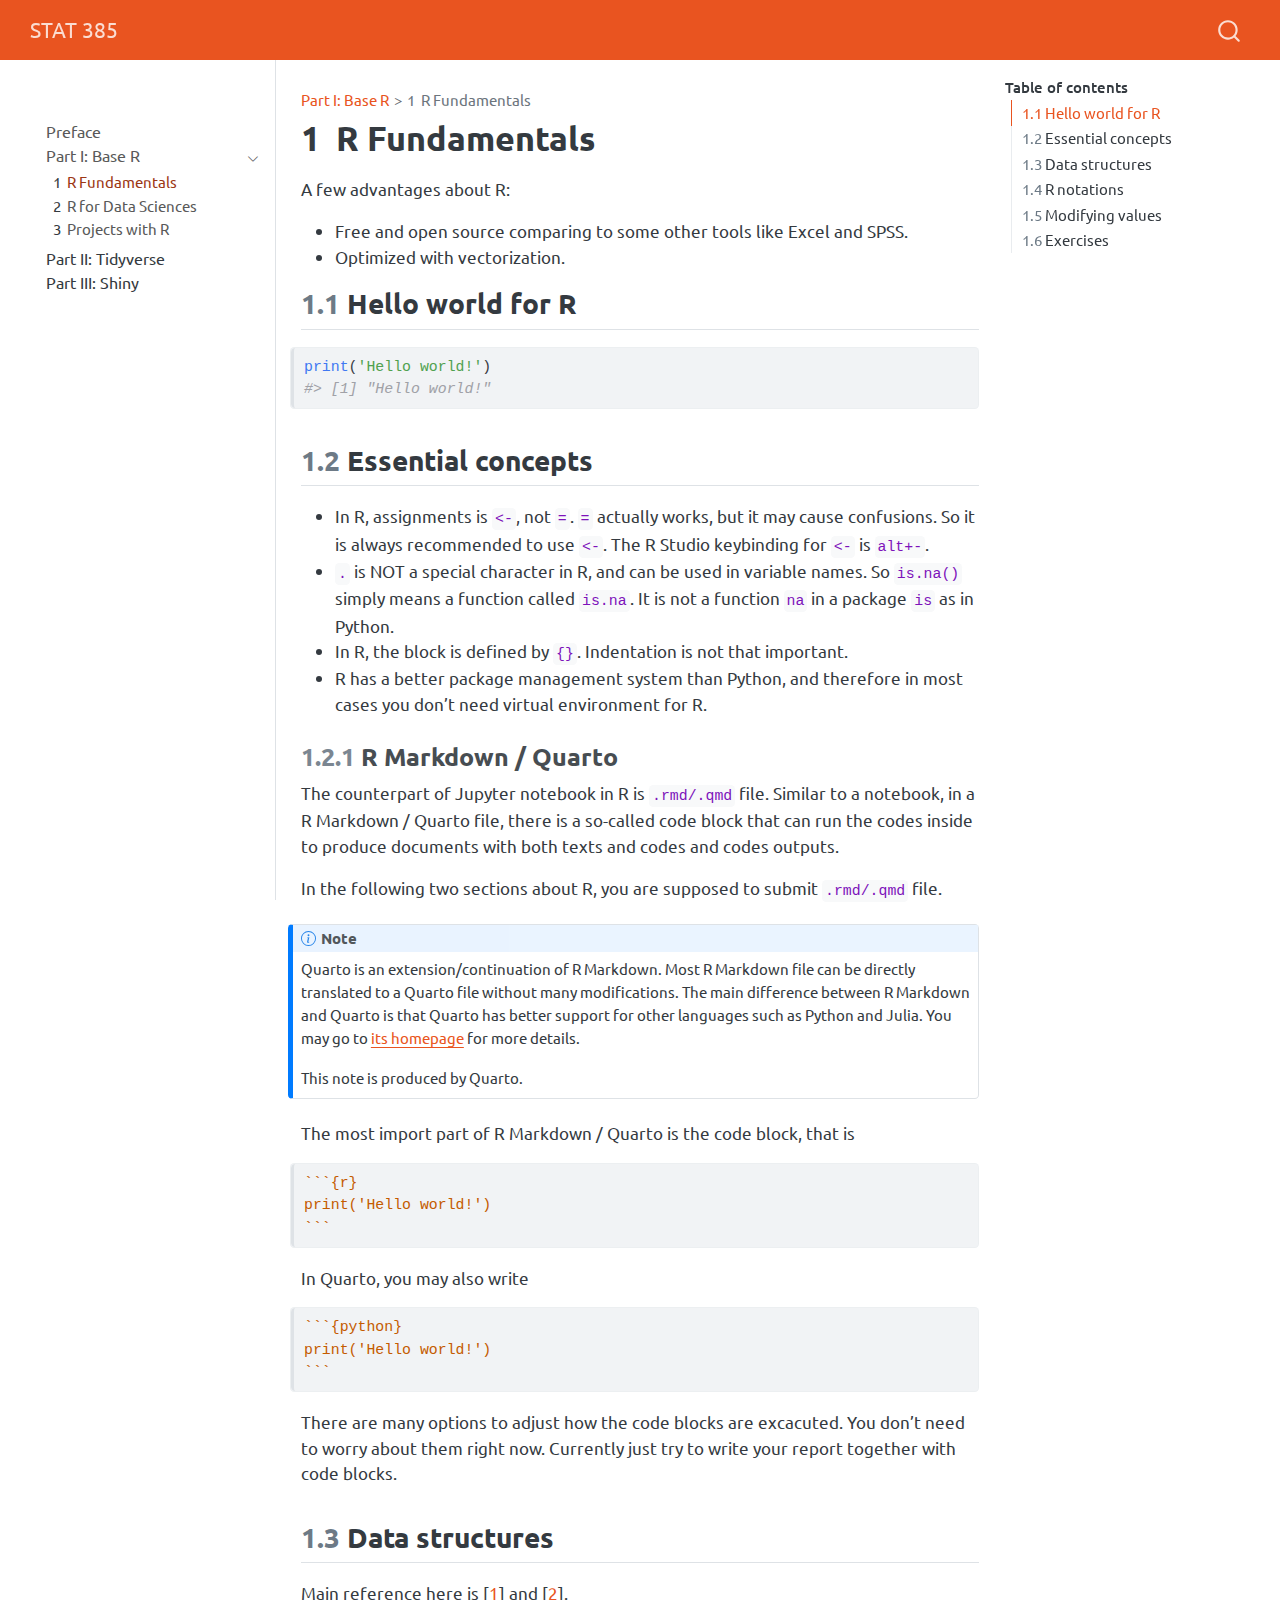
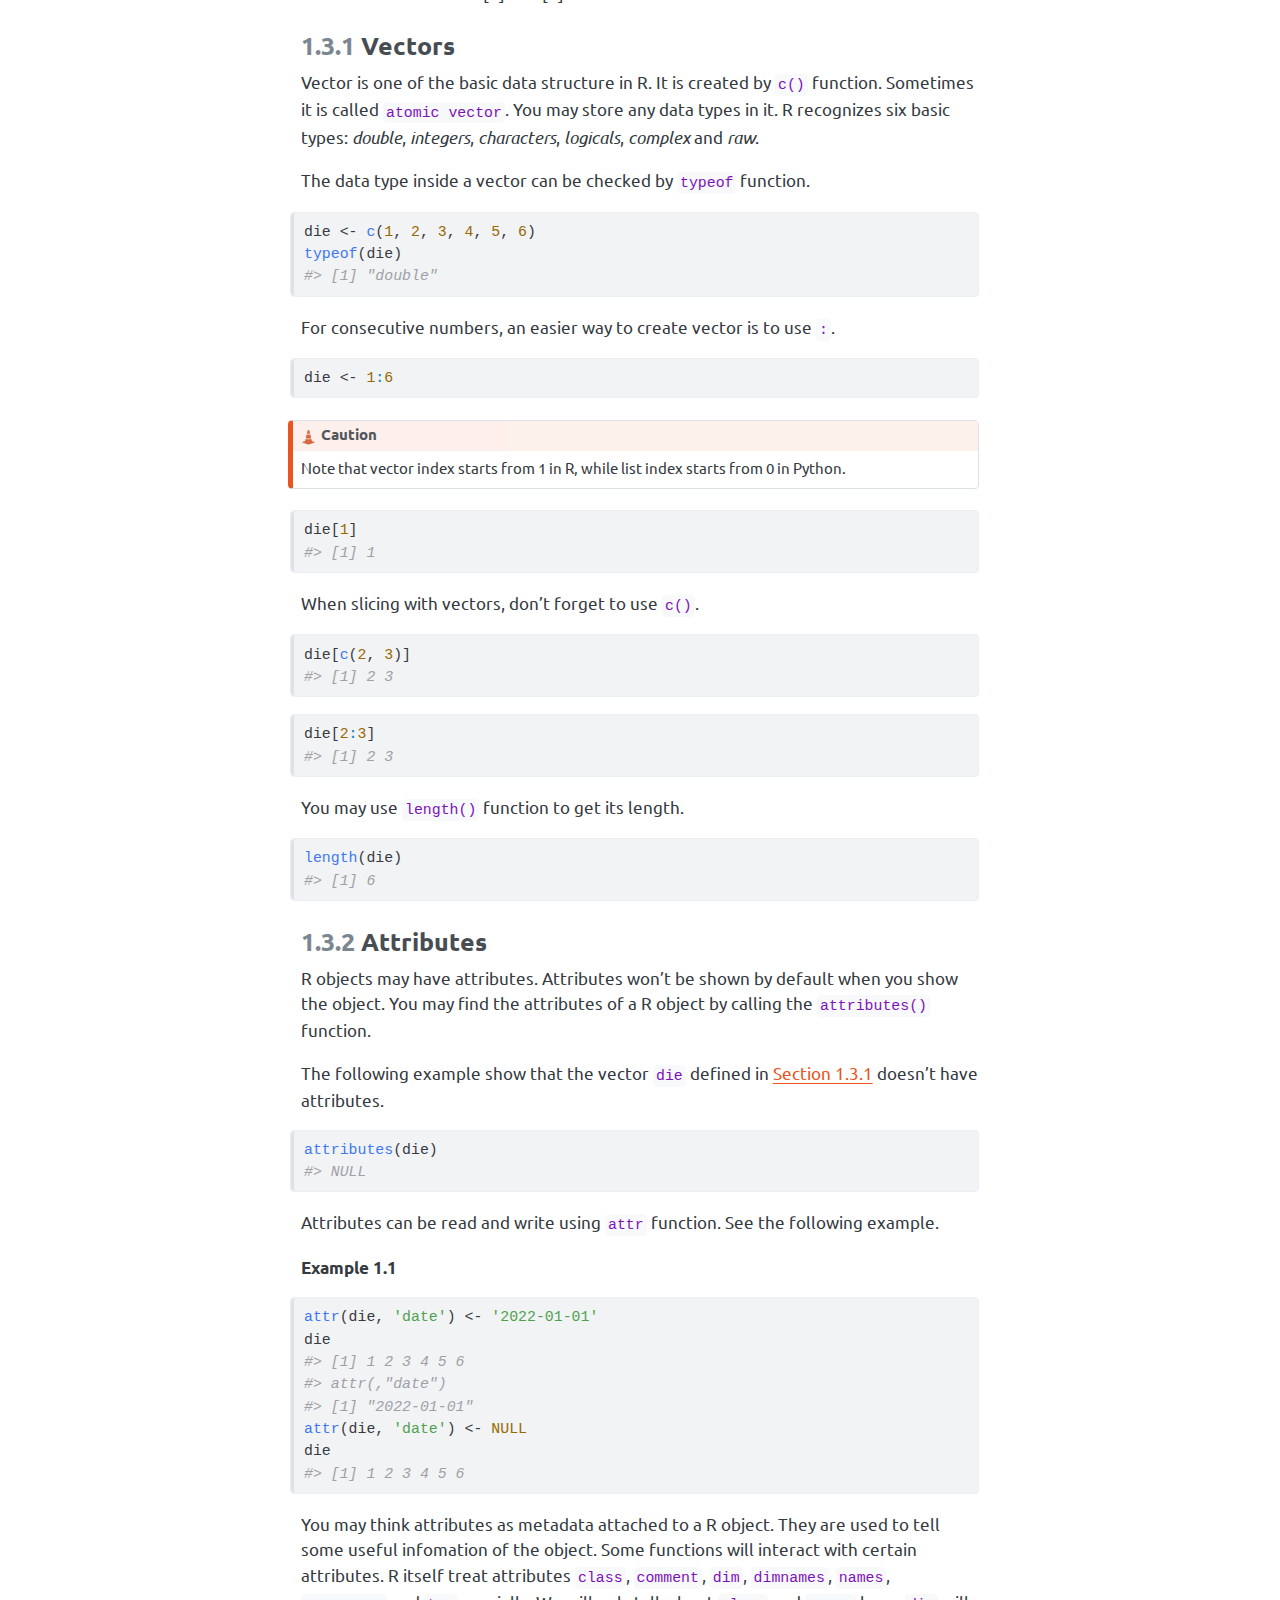
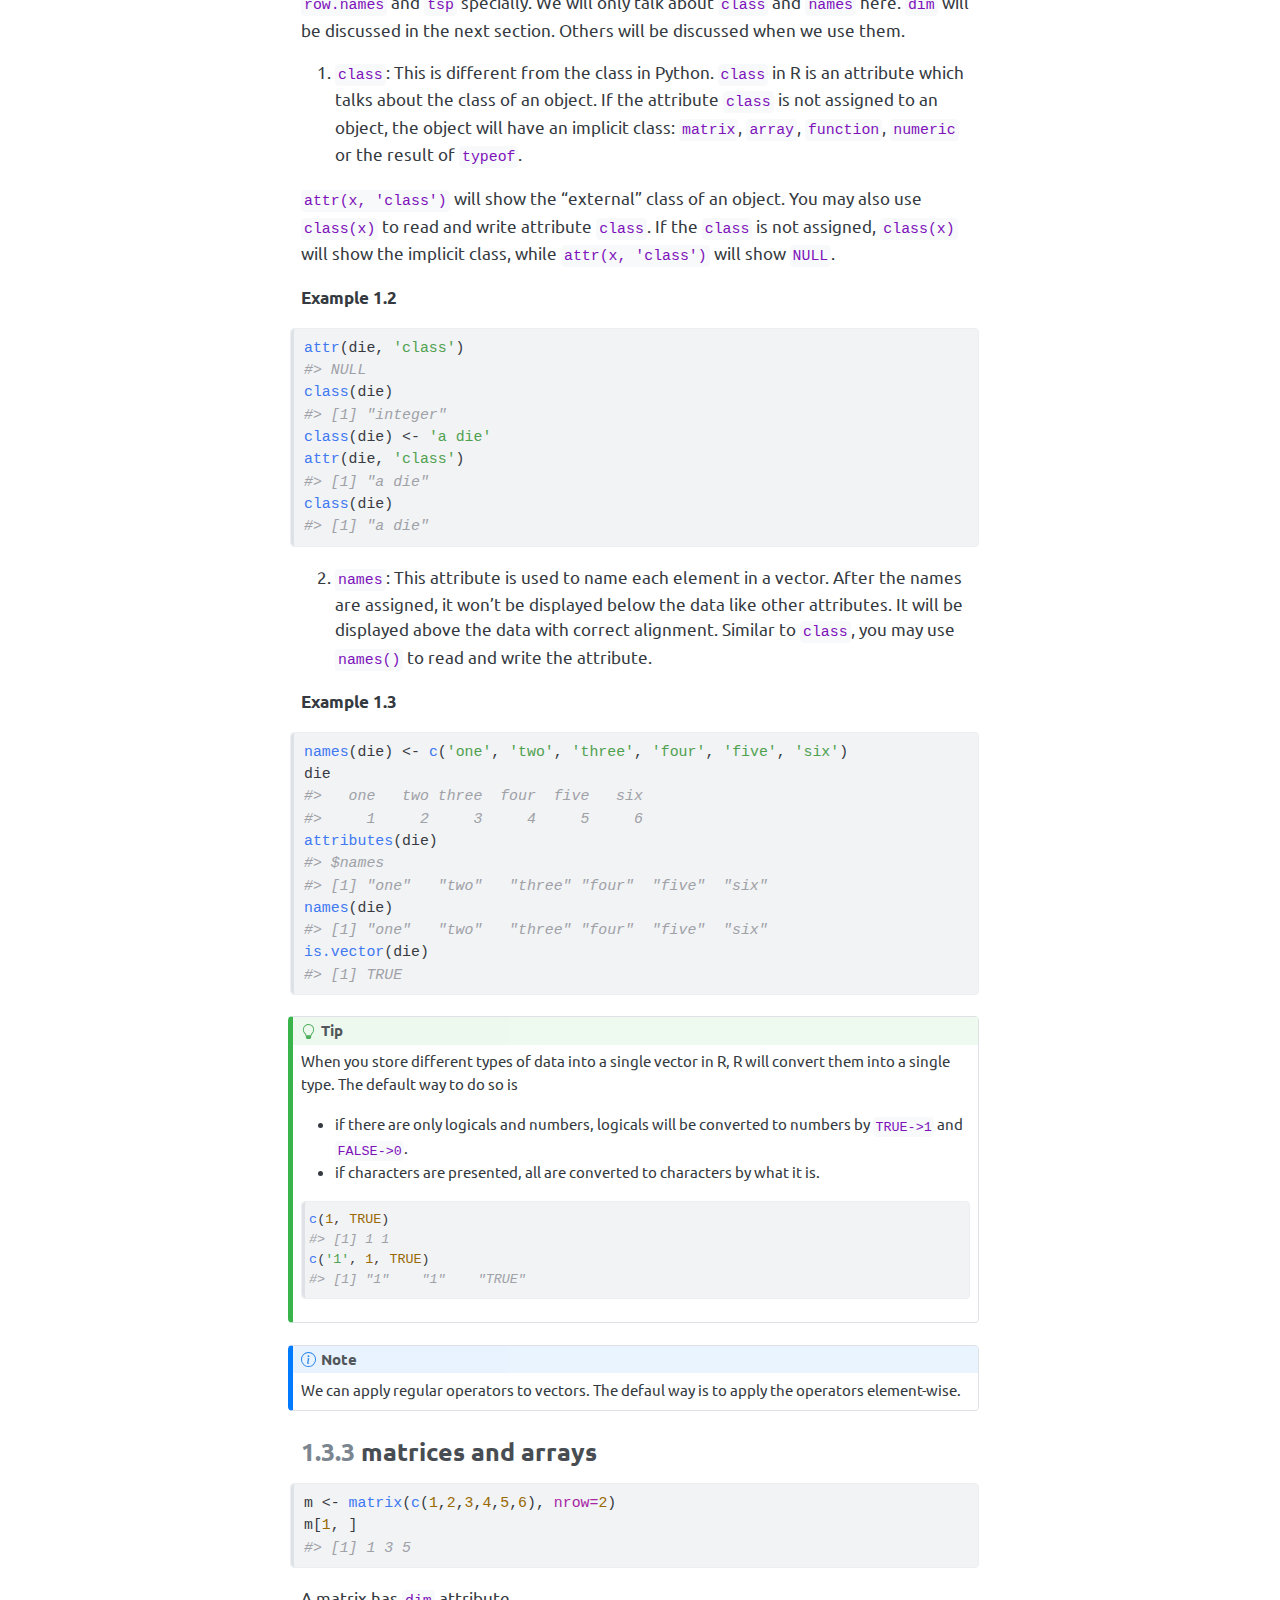
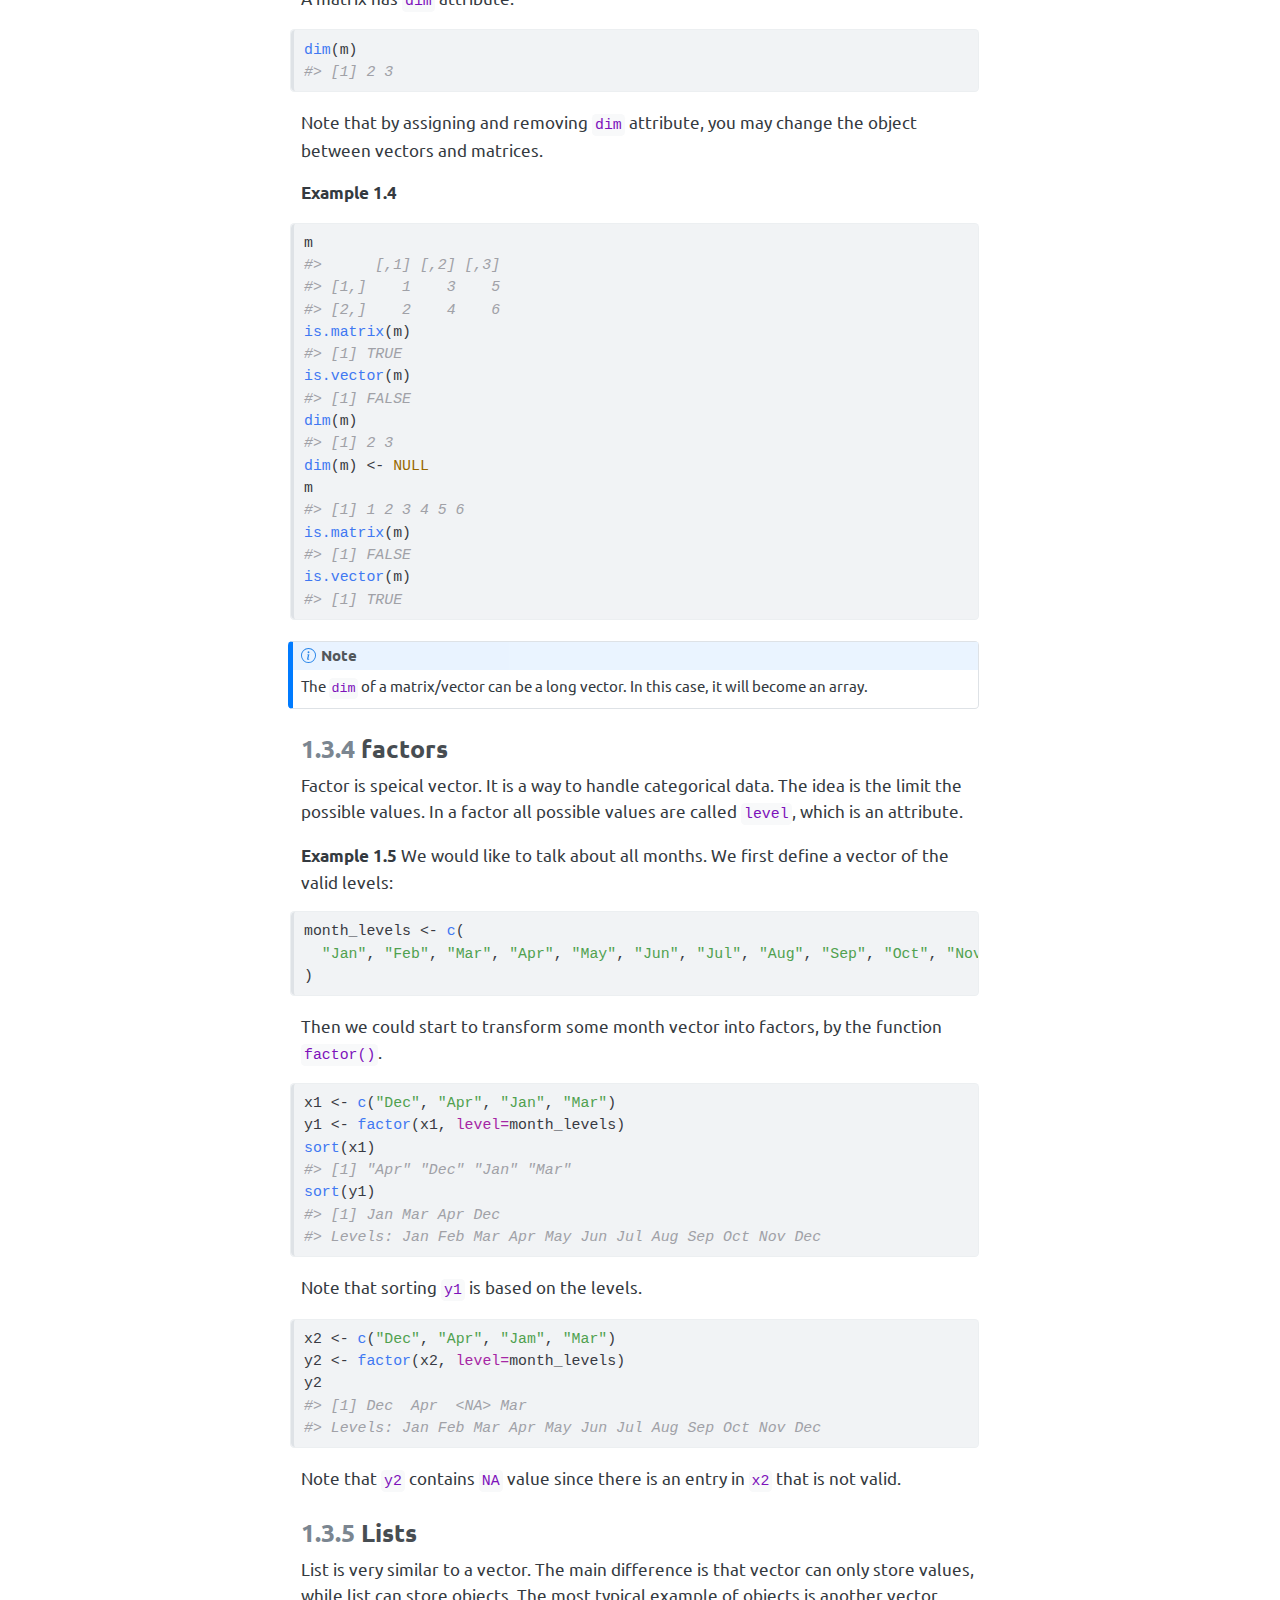
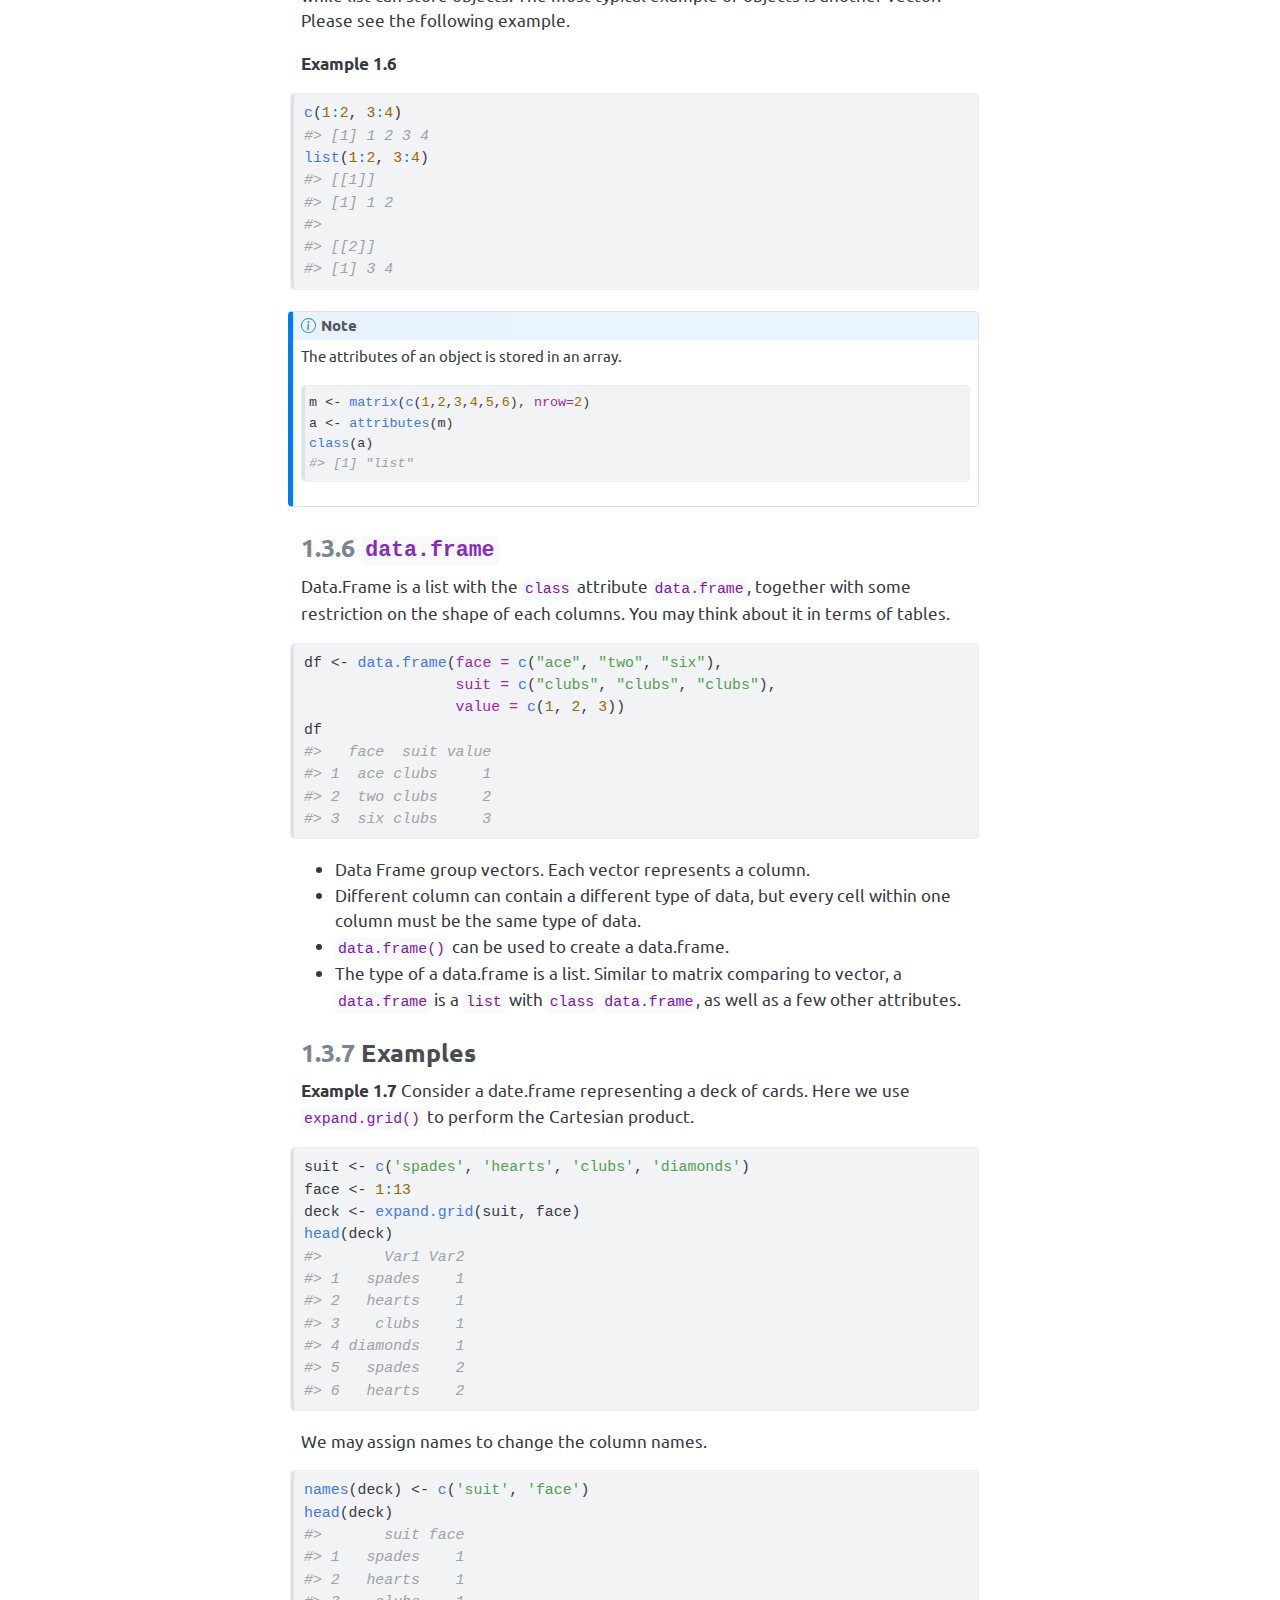
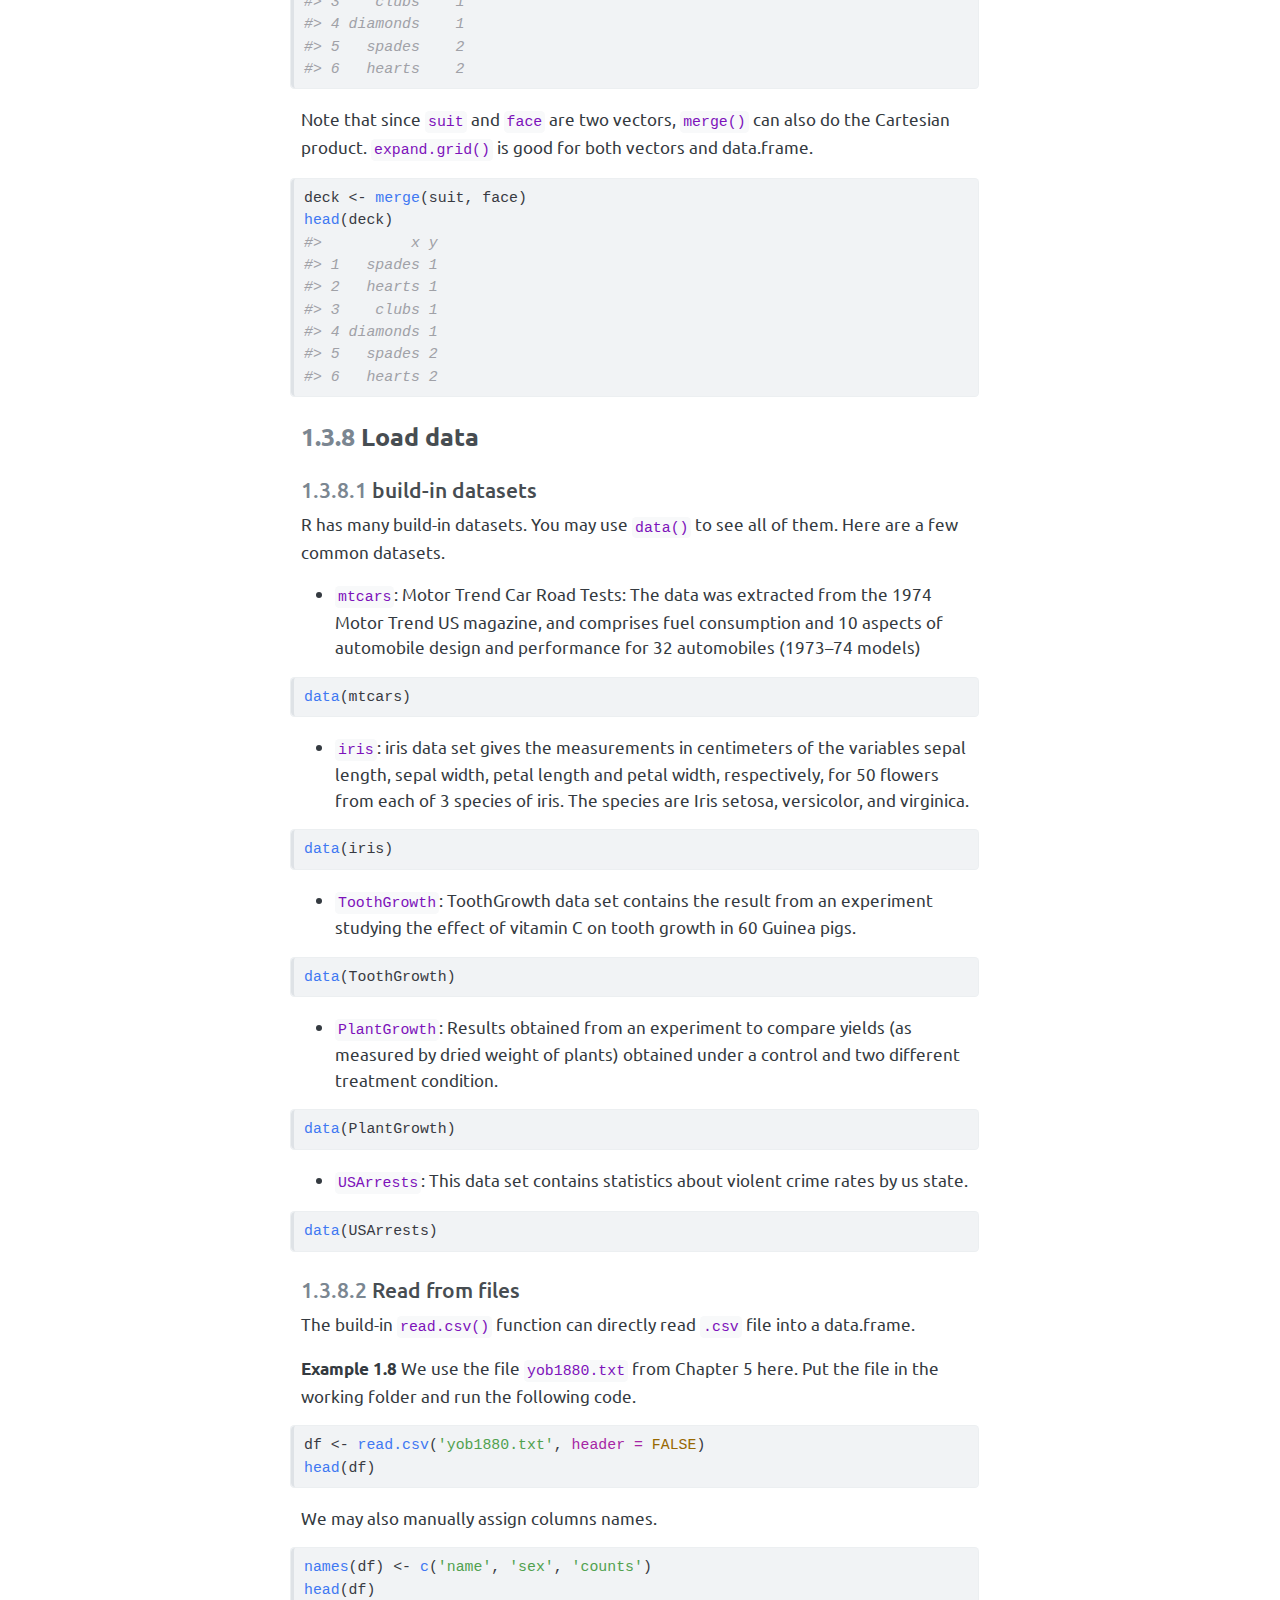
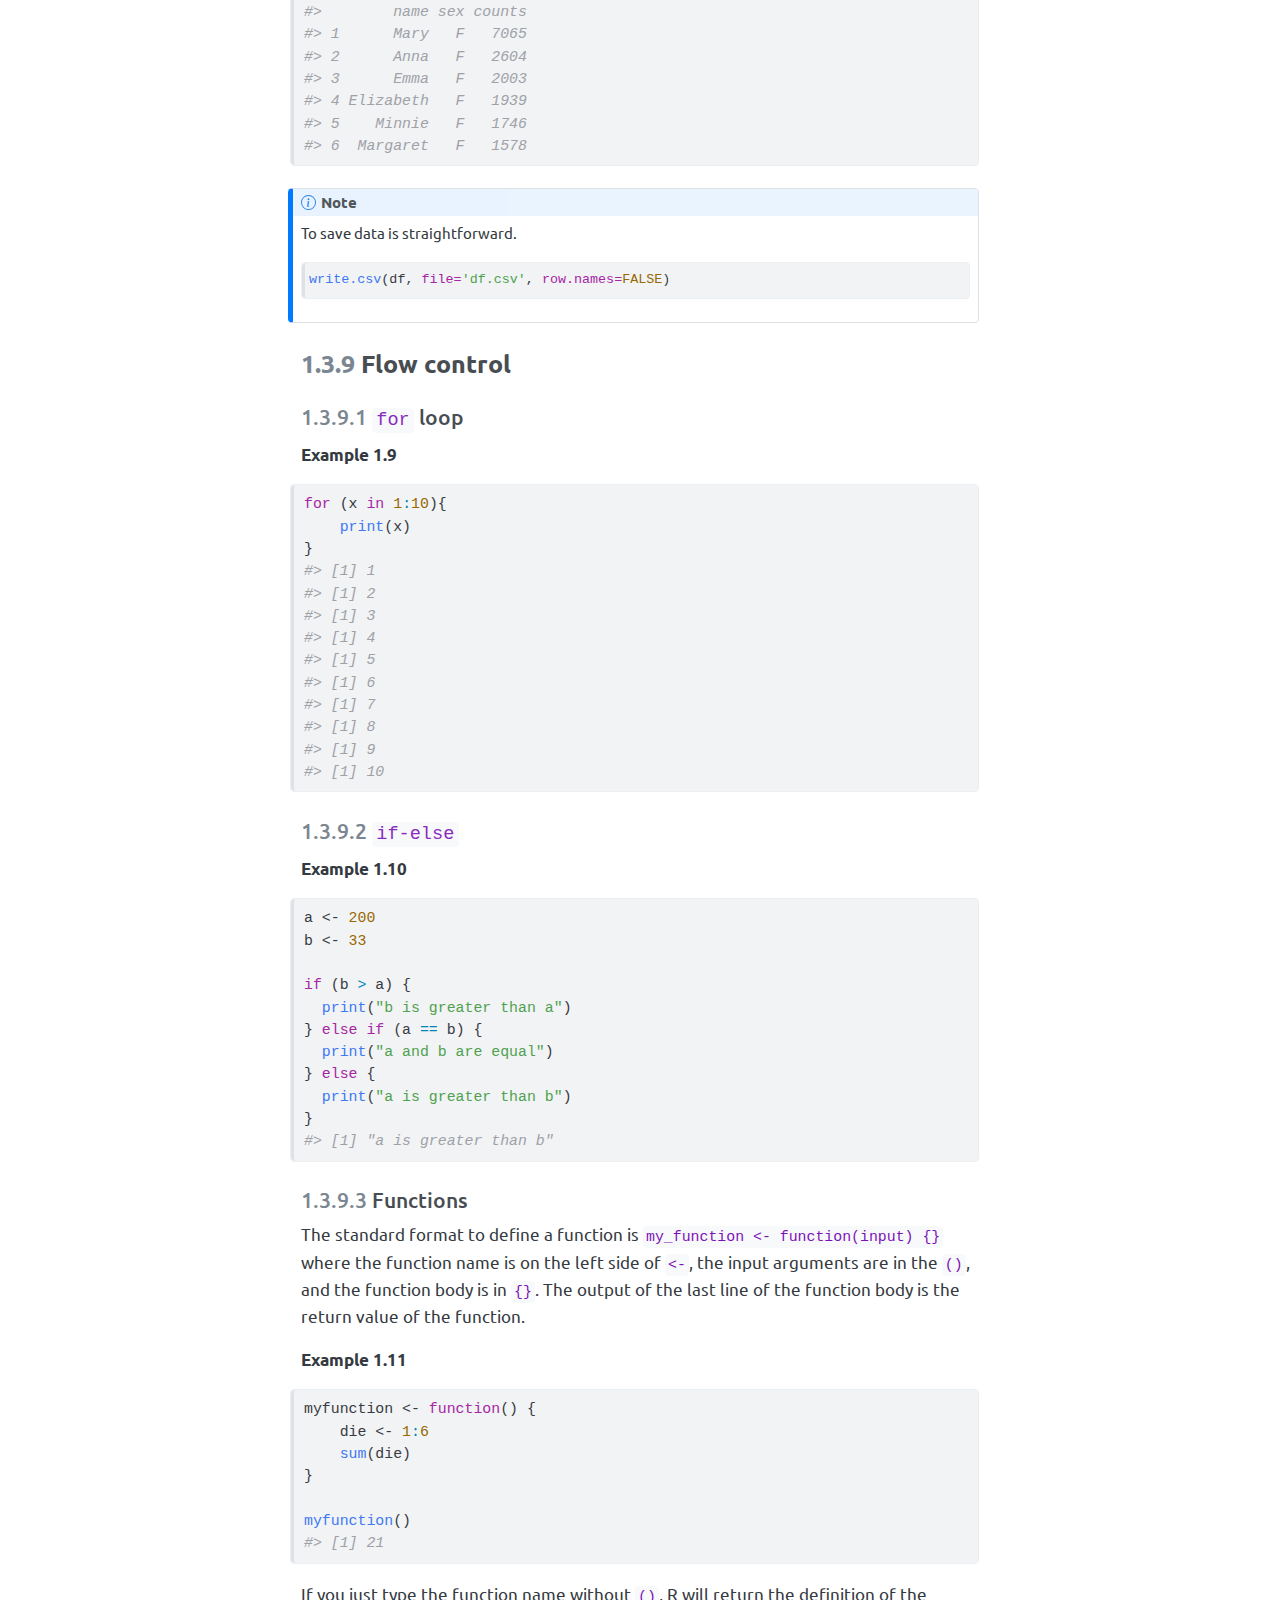
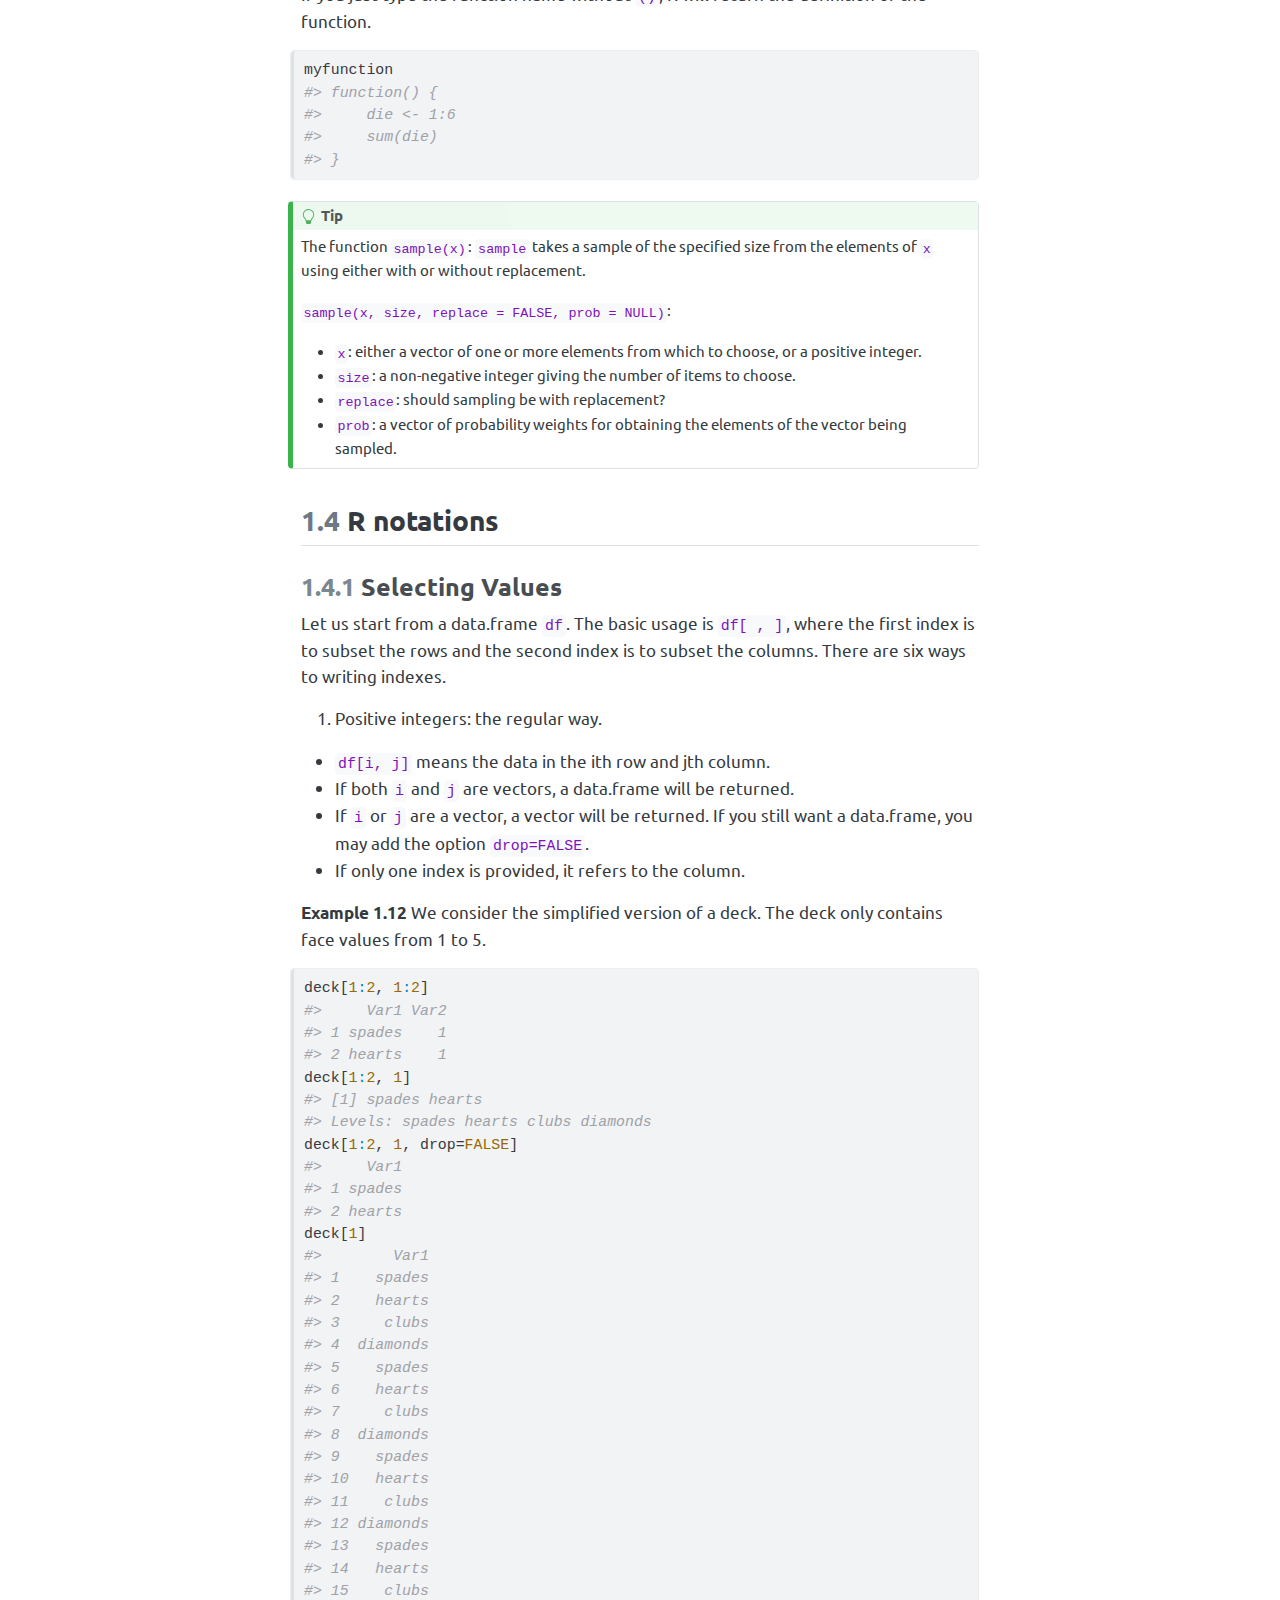
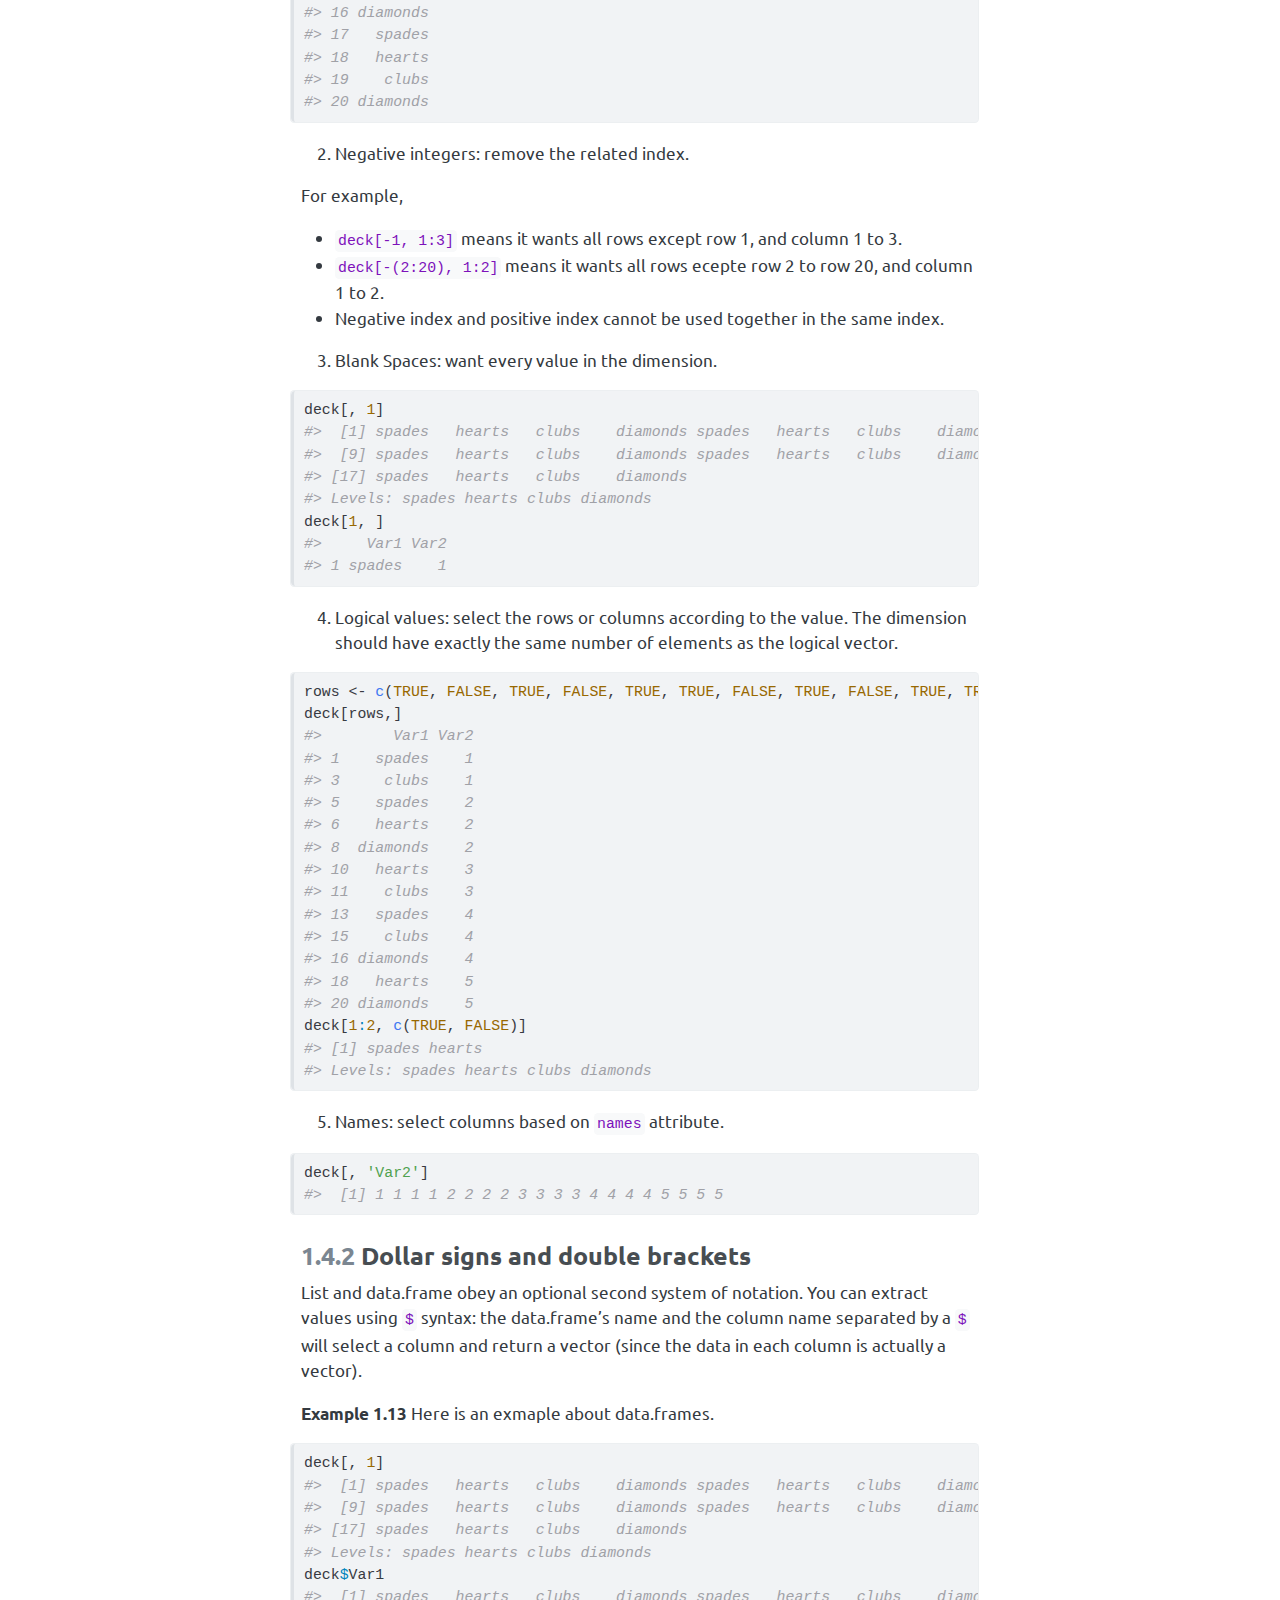
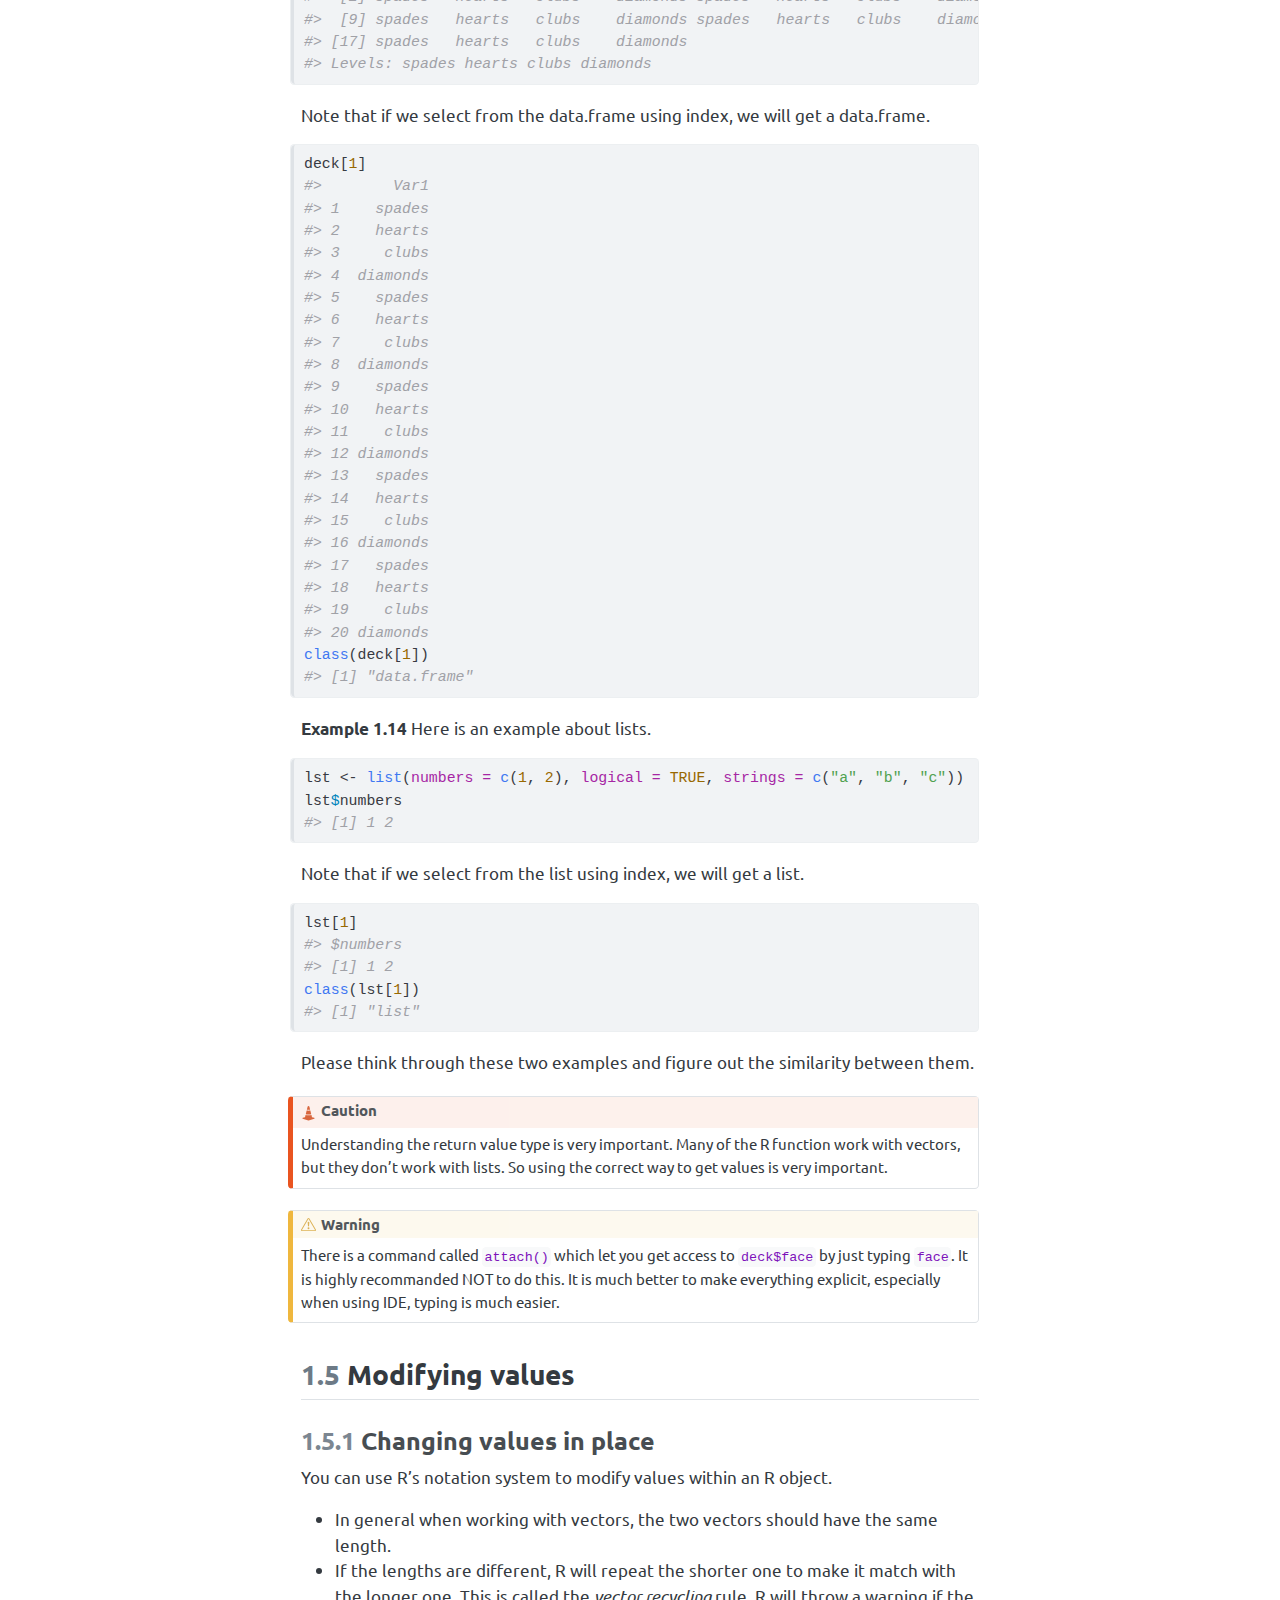
<file: contents/8/intro.html>
<!DOCTYPE html>
<html xmlns="http://www.w3.org/1999/xhtml" lang="en" xml:lang="en"><head>

<meta charset="utf-8">
<meta name="generator" content="quarto-1.4.553">

<meta name="viewport" content="width=device-width, initial-scale=1.0, user-scalable=yes">


<title>STAT 385 - 1&nbsp; R Fundamentals</title>
<style>
code{white-space: pre-wrap;}
span.smallcaps{font-variant: small-caps;}
div.columns{display: flex; gap: min(4vw, 1.5em);}
div.column{flex: auto; overflow-x: auto;}
div.hanging-indent{margin-left: 1.5em; text-indent: -1.5em;}
ul.task-list{list-style: none;}
ul.task-list li input[type="checkbox"] {
  width: 0.8em;
  margin: 0 0.8em 0.2em -1em; /* quarto-specific, see https://github.com/quarto-dev/quarto-cli/issues/4556 */ 
  vertical-align: middle;
}
/* CSS for syntax highlighting */
pre > code.sourceCode { white-space: pre; position: relative; }
pre > code.sourceCode > span { line-height: 1.25; }
pre > code.sourceCode > span:empty { height: 1.2em; }
.sourceCode { overflow: visible; }
code.sourceCode > span { color: inherit; text-decoration: inherit; }
div.sourceCode { margin: 1em 0; }
pre.sourceCode { margin: 0; }
@media screen {
div.sourceCode { overflow: auto; }
}
@media print {
pre > code.sourceCode { white-space: pre-wrap; }
pre > code.sourceCode > span { text-indent: -5em; padding-left: 5em; }
}
pre.numberSource code
  { counter-reset: source-line 0; }
pre.numberSource code > span
  { position: relative; left: -4em; counter-increment: source-line; }
pre.numberSource code > span > a:first-child::before
  { content: counter(source-line);
    position: relative; left: -1em; text-align: right; vertical-align: baseline;
    border: none; display: inline-block;
    -webkit-touch-callout: none; -webkit-user-select: none;
    -khtml-user-select: none; -moz-user-select: none;
    -ms-user-select: none; user-select: none;
    padding: 0 4px; width: 4em;
  }
pre.numberSource { margin-left: 3em;  padding-left: 4px; }
div.sourceCode
  {   }
@media screen {
pre > code.sourceCode > span > a:first-child::before { text-decoration: underline; }
}
/* CSS for citations */
div.csl-bib-body { }
div.csl-entry {
  clear: both;
}
.hanging-indent div.csl-entry {
  margin-left:2em;
  text-indent:-2em;
}
div.csl-left-margin {
  min-width:2em;
  float:left;
}
div.csl-right-inline {
  margin-left:2em;
  padding-left:1em;
}
div.csl-indent {
  margin-left: 2em;
}</style>


<script src="../../site_libs/quarto-nav/quarto-nav.js"></script>
<script src="../../site_libs/clipboard/clipboard.min.js"></script>
<script src="../../site_libs/quarto-search/autocomplete.umd.js"></script>
<script src="../../site_libs/quarto-search/fuse.min.js"></script>
<script src="../../site_libs/quarto-search/quarto-search.js"></script>
<meta name="quarto:offset" content="../../">
<link href="../../contents/9/intro.html" rel="next">
<link href="../../index.html" rel="prev">
<script src="../../site_libs/quarto-html/quarto.js"></script>
<script src="../../site_libs/quarto-html/popper.min.js"></script>
<script src="../../site_libs/quarto-html/tippy.umd.min.js"></script>
<script src="../../site_libs/quarto-html/anchor.min.js"></script>
<link href="../../site_libs/quarto-html/tippy.css" rel="stylesheet">
<link href="../../site_libs/quarto-html/quarto-syntax-highlighting.css" rel="stylesheet" id="quarto-text-highlighting-styles">
<script src="../../site_libs/bootstrap/bootstrap.min.js"></script>
<link href="../../site_libs/bootstrap/bootstrap-icons.css" rel="stylesheet">
<link href="../../site_libs/bootstrap/bootstrap.min.css" rel="stylesheet" id="quarto-bootstrap" data-mode="light">
<script id="quarto-search-options" type="application/json">{
  "location": "navbar",
  "copy-button": false,
  "collapse-after": 3,
  "panel-placement": "end",
  "type": "overlay",
  "limit": 50,
  "keyboard-shortcut": [
    "f",
    "/",
    "s"
  ],
  "show-item-context": false,
  "language": {
    "search-no-results-text": "No results",
    "search-matching-documents-text": "matching documents",
    "search-copy-link-title": "Copy link to search",
    "search-hide-matches-text": "Hide additional matches",
    "search-more-match-text": "more match in this document",
    "search-more-matches-text": "more matches in this document",
    "search-clear-button-title": "Clear",
    "search-text-placeholder": "",
    "search-detached-cancel-button-title": "Cancel",
    "search-submit-button-title": "Submit",
    "search-label": "Search"
  }
}</script>


</head>

<body class="nav-sidebar floating nav-fixed">

<div id="quarto-search-results"></div>
  <header id="quarto-header" class="headroom fixed-top">
    <nav class="navbar navbar-expand-lg " data-bs-theme="dark">
      <div class="navbar-container container-fluid">
      <div class="navbar-brand-container mx-auto">
    <a class="navbar-brand" href="../../index.html">
    <span class="navbar-title">STAT 385</span>
    </a>
  </div>
        <div class="quarto-navbar-tools tools-end">
</div>
          <div id="quarto-search" class="" title="Search"></div>
      </div> <!-- /container-fluid -->
    </nav>
  <nav class="quarto-secondary-nav">
    <div class="container-fluid d-flex">
      <button type="button" class="quarto-btn-toggle btn" data-bs-toggle="collapse" data-bs-target=".quarto-sidebar-collapse-item" aria-controls="quarto-sidebar" aria-expanded="false" aria-label="Toggle sidebar navigation" onclick="if (window.quartoToggleHeadroom) { window.quartoToggleHeadroom(); }">
        <i class="bi bi-layout-text-sidebar-reverse"></i>
      </button>
        <nav class="quarto-page-breadcrumbs" aria-label="breadcrumb"><ol class="breadcrumb"><li class="breadcrumb-item"><a href="../../contents/8/intro.html">Part I: Base R</a></li><li class="breadcrumb-item"><a href="../../contents/8/intro.html"><span class="chapter-number">1</span>&nbsp; <span class="chapter-title">R Fundamentals</span></a></li></ol></nav>
        <a class="flex-grow-1" role="button" data-bs-toggle="collapse" data-bs-target=".quarto-sidebar-collapse-item" aria-controls="quarto-sidebar" aria-expanded="false" aria-label="Toggle sidebar navigation" onclick="if (window.quartoToggleHeadroom) { window.quartoToggleHeadroom(); }">      
        </a>
      <button type="button" class="btn quarto-search-button" aria-label="" onclick="window.quartoOpenSearch();">
        <i class="bi bi-search"></i>
      </button>
    </div>
  </nav>
</header>
<!-- content -->
<div id="quarto-content" class="quarto-container page-columns page-rows-contents page-layout-article page-navbar">
<!-- sidebar -->
  <nav id="quarto-sidebar" class="sidebar collapse collapse-horizontal quarto-sidebar-collapse-item sidebar-navigation floating overflow-auto">
        <div class="mt-2 flex-shrink-0 align-items-center">
        <div class="sidebar-search">
        <div id="quarto-search" class="" title="Search"></div>
        </div>
        </div>
    <div class="sidebar-menu-container"> 
    <ul class="list-unstyled mt-1">
        <li class="sidebar-item">
  <div class="sidebar-item-container"> 
  <a href="../../index.html" class="sidebar-item-text sidebar-link">
 <span class="menu-text">Preface</span></a>
  </div>
</li>
        <li class="sidebar-item sidebar-item-section">
      <div class="sidebar-item-container"> 
            <a class="sidebar-item-text sidebar-link text-start" data-bs-toggle="collapse" data-bs-target="#quarto-sidebar-section-1" aria-expanded="true">
 <span class="menu-text">Part I: Base R</span></a>
          <a class="sidebar-item-toggle text-start" data-bs-toggle="collapse" data-bs-target="#quarto-sidebar-section-1" aria-expanded="true" aria-label="Toggle section">
            <i class="bi bi-chevron-right ms-2"></i>
          </a> 
      </div>
      <ul id="quarto-sidebar-section-1" class="collapse list-unstyled sidebar-section depth1 show">  
          <li class="sidebar-item">
  <div class="sidebar-item-container"> 
  <a href="../../contents/8/intro.html" class="sidebar-item-text sidebar-link active">
 <span class="menu-text"><span class="chapter-number">1</span>&nbsp; <span class="chapter-title">R Fundamentals</span></span></a>
  </div>
</li>
          <li class="sidebar-item">
  <div class="sidebar-item-container"> 
  <a href="../../contents/9/intro.html" class="sidebar-item-text sidebar-link">
 <span class="menu-text"><span class="chapter-number">2</span>&nbsp; <span class="chapter-title">R for Data Sciences</span></span></a>
  </div>
</li>
          <li class="sidebar-item">
  <div class="sidebar-item-container"> 
  <a href="../../contents/10/intro.html" class="sidebar-item-text sidebar-link">
 <span class="menu-text"><span class="chapter-number">3</span>&nbsp; <span class="chapter-title">Projects with R</span></span></a>
  </div>
</li>
      </ul>
  </li>
        <li class="sidebar-item sidebar-item-section">
      <span class="sidebar-item-text sidebar-link text-start">
 <span class="menu-text">Part II: Tidyverse</span></span>
  </li>
        <li class="sidebar-item sidebar-item-section">
      <span class="sidebar-item-text sidebar-link text-start">
 <span class="menu-text">Part III: Shiny</span></span>
  </li>
    </ul>
    </div>
</nav>
<div id="quarto-sidebar-glass" class="quarto-sidebar-collapse-item" data-bs-toggle="collapse" data-bs-target=".quarto-sidebar-collapse-item"></div>
<!-- margin-sidebar -->
    <div id="quarto-margin-sidebar" class="sidebar margin-sidebar">
        <nav id="TOC" role="doc-toc" class="toc-active">
    <h2 id="toc-title">Table of contents</h2>
   
  <ul>
  <li><a href="#hello-world-for-r" id="toc-hello-world-for-r" class="nav-link active" data-scroll-target="#hello-world-for-r"><span class="header-section-number">1.1</span> Hello world for R</a></li>
  <li><a href="#essential-concepts" id="toc-essential-concepts" class="nav-link" data-scroll-target="#essential-concepts"><span class="header-section-number">1.2</span> Essential concepts</a>
  <ul class="collapse">
  <li><a href="#r-markdown-quarto" id="toc-r-markdown-quarto" class="nav-link" data-scroll-target="#r-markdown-quarto"><span class="header-section-number">1.2.1</span> R Markdown / Quarto</a></li>
  </ul></li>
  <li><a href="#data-structures" id="toc-data-structures" class="nav-link" data-scroll-target="#data-structures"><span class="header-section-number">1.3</span> Data structures</a>
  <ul class="collapse">
  <li><a href="#sec-r-rb-ds-vectors" id="toc-sec-r-rb-ds-vectors" class="nav-link" data-scroll-target="#sec-r-rb-ds-vectors"><span class="header-section-number">1.3.1</span> Vectors</a></li>
  <li><a href="#attributes" id="toc-attributes" class="nav-link" data-scroll-target="#attributes"><span class="header-section-number">1.3.2</span> Attributes</a></li>
  <li><a href="#matrices-and-arrays" id="toc-matrices-and-arrays" class="nav-link" data-scroll-target="#matrices-and-arrays"><span class="header-section-number">1.3.3</span> matrices and arrays</a></li>
  <li><a href="#factors" id="toc-factors" class="nav-link" data-scroll-target="#factors"><span class="header-section-number">1.3.4</span> factors</a></li>
  <li><a href="#lists" id="toc-lists" class="nav-link" data-scroll-target="#lists"><span class="header-section-number">1.3.5</span> Lists</a></li>
  <li><a href="#data.frame" id="toc-data.frame" class="nav-link" data-scroll-target="#data.frame"><span class="header-section-number">1.3.6</span> <code>data.frame</code></a></li>
  <li><a href="#examples" id="toc-examples" class="nav-link" data-scroll-target="#examples"><span class="header-section-number">1.3.7</span> Examples</a></li>
  <li><a href="#load-data" id="toc-load-data" class="nav-link" data-scroll-target="#load-data"><span class="header-section-number">1.3.8</span> Load data</a></li>
  <li><a href="#flow-control" id="toc-flow-control" class="nav-link" data-scroll-target="#flow-control"><span class="header-section-number">1.3.9</span> Flow control</a></li>
  </ul></li>
  <li><a href="#r-notations" id="toc-r-notations" class="nav-link" data-scroll-target="#r-notations"><span class="header-section-number">1.4</span> R notations</a>
  <ul class="collapse">
  <li><a href="#selecting-values" id="toc-selecting-values" class="nav-link" data-scroll-target="#selecting-values"><span class="header-section-number">1.4.1</span> Selecting Values</a></li>
  <li><a href="#dollar-signs-and-double-brackets" id="toc-dollar-signs-and-double-brackets" class="nav-link" data-scroll-target="#dollar-signs-and-double-brackets"><span class="header-section-number">1.4.2</span> Dollar signs and double brackets</a></li>
  </ul></li>
  <li><a href="#modifying-values" id="toc-modifying-values" class="nav-link" data-scroll-target="#modifying-values"><span class="header-section-number">1.5</span> Modifying values</a>
  <ul class="collapse">
  <li><a href="#changing-values-in-place" id="toc-changing-values-in-place" class="nav-link" data-scroll-target="#changing-values-in-place"><span class="header-section-number">1.5.1</span> Changing values in place</a></li>
  <li><a href="#logical-subsetting" id="toc-logical-subsetting" class="nav-link" data-scroll-target="#logical-subsetting"><span class="header-section-number">1.5.2</span> Logical subsetting</a></li>
  <li><a href="#missing-values-na" id="toc-missing-values-na" class="nav-link" data-scroll-target="#missing-values-na"><span class="header-section-number">1.5.3</span> Missing values <code>NA</code></a></li>
  </ul></li>
  <li><a href="#exercises" id="toc-exercises" class="nav-link" data-scroll-target="#exercises"><span class="header-section-number">1.6</span> Exercises</a></li>
  </ul>
</nav>
    </div>
<!-- main -->
<main class="content" id="quarto-document-content">

<header id="title-block-header" class="quarto-title-block default"><nav class="quarto-page-breadcrumbs quarto-title-breadcrumbs d-none d-lg-block" aria-label="breadcrumb"><ol class="breadcrumb"><li class="breadcrumb-item"><a href="../../contents/8/intro.html">Part I: Base R</a></li><li class="breadcrumb-item"><a href="../../contents/8/intro.html"><span class="chapter-number">1</span>&nbsp; <span class="chapter-title">R Fundamentals</span></a></li></ol></nav>
<div class="quarto-title">
<h1 class="title"><span class="chapter-number">1</span>&nbsp; <span class="chapter-title">R Fundamentals</span></h1>
</div>



<div class="quarto-title-meta">

    
  
    
  </div>
  


</header>


<p>A few advantages about R:</p>
<ul>
<li>Free and open source comparing to some other tools like Excel and SPSS.</li>
<li>Optimized with vectorization.</li>
</ul>
<section id="hello-world-for-r" class="level2" data-number="1.1">
<h2 data-number="1.1" class="anchored" data-anchor-id="hello-world-for-r"><span class="header-section-number">1.1</span> Hello world for R</h2>
<div class="cell">
<div class="sourceCode cell-code" id="cb1"><pre class="sourceCode r code-with-copy"><code class="sourceCode r"><span id="cb1-1"><a href="#cb1-1" aria-hidden="true" tabindex="-1"></a><span class="fu">print</span>(<span class="st">'Hello world!'</span>)</span>
<span id="cb1-2"><a href="#cb1-2" aria-hidden="true" tabindex="-1"></a><span class="co">#&gt; [1] "Hello world!"</span></span></code><button title="Copy to Clipboard" class="code-copy-button"><i class="bi"></i></button></pre></div>
</div>
</section>
<section id="essential-concepts" class="level2" data-number="1.2">
<h2 data-number="1.2" class="anchored" data-anchor-id="essential-concepts"><span class="header-section-number">1.2</span> Essential concepts</h2>
<ul>
<li>In R, assignments is <code>&lt;-</code>, not <code>=</code>. <code>=</code> actually works, but it may cause confusions. So it is always recommended to use <code>&lt;-</code>. The R Studio keybinding for <code>&lt;-</code> is <code>alt+-</code>.</li>
<li><code>.</code> is NOT a special character in R, and can be used in variable names. So <code>is.na()</code> simply means a function called <code>is.na</code>. It is not a function <code>na</code> in a package <code>is</code> as in Python.</li>
<li>In R, the block is defined by <code>{}</code>. Indentation is not that important.</li>
<li>R has a better package management system than Python, and therefore in most cases you don’t need virtual environment for R.</li>
</ul>
<section id="r-markdown-quarto" class="level3" data-number="1.2.1">
<h3 data-number="1.2.1" class="anchored" data-anchor-id="r-markdown-quarto"><span class="header-section-number">1.2.1</span> R Markdown / Quarto</h3>
<p>The counterpart of Jupyter notebook in R is <code>.rmd/.qmd</code> file. Similar to a notebook, in a R Markdown / Quarto file, there is a so-called code block that can run the codes inside to produce documents with both texts and codes and codes outputs.</p>
<p>In the following two sections about R, you are supposed to submit <code>.rmd/.qmd</code> file.</p>
<div class="callout callout-style-default callout-note callout-titled">
<div class="callout-header d-flex align-content-center">
<div class="callout-icon-container">
<i class="callout-icon"></i>
</div>
<div class="callout-title-container flex-fill">
Note
</div>
</div>
<div class="callout-body-container callout-body">
<p>Quarto is an extension/continuation of R Markdown. Most R Markdown file can be directly translated to a Quarto file without many modifications. The main difference between R Markdown and Quarto is that Quarto has better support for other languages such as Python and Julia. You may go to <a href="https://quarto.org/">its homepage</a> for more details.</p>
<p>This note is produced by Quarto.</p>
</div>
</div>
<p>The most import part of R Markdown / Quarto is the code block, that is</p>
<div class="sourceCode" id="cb2"><pre class="sourceCode markdown code-with-copy"><code class="sourceCode markdown"><span id="cb2-1"><a href="#cb2-1" aria-hidden="true" tabindex="-1"></a><span class="in">```{r}</span></span>
<span id="cb2-2"><a href="#cb2-2" aria-hidden="true" tabindex="-1"></a><span class="in">print('Hello world!')</span></span>
<span id="cb2-3"><a href="#cb2-3" aria-hidden="true" tabindex="-1"></a><span class="in">```</span></span></code><button title="Copy to Clipboard" class="code-copy-button"><i class="bi"></i></button></pre></div>
<p>In Quarto, you may also write</p>
<div class="sourceCode" id="cb3"><pre class="sourceCode markdown code-with-copy"><code class="sourceCode markdown"><span id="cb3-1"><a href="#cb3-1" aria-hidden="true" tabindex="-1"></a><span class="in">```{python}</span></span>
<span id="cb3-2"><a href="#cb3-2" aria-hidden="true" tabindex="-1"></a><span class="in">print('Hello world!')</span></span>
<span id="cb3-3"><a href="#cb3-3" aria-hidden="true" tabindex="-1"></a><span class="in">```</span></span></code><button title="Copy to Clipboard" class="code-copy-button"><i class="bi"></i></button></pre></div>
<p>There are many options to adjust how the code blocks are excacuted. You don’t need to worry about them right now. Currently just try to write your report together with code blocks.</p>
</section>
</section>
<section id="data-structures" class="level2" data-number="1.3">
<h2 data-number="1.3" class="anchored" data-anchor-id="data-structures"><span class="header-section-number">1.3</span> Data structures</h2>
<p>Main reference here is <span class="citation" data-cites="Gro2014">[<a href="../../index.html#ref-Gro2014" role="doc-biblioref">1</a>]</span> and <span class="citation" data-cites="Wic2017">[<a href="../../index.html#ref-Wic2017" role="doc-biblioref">2</a>]</span>.</p>
<section id="sec-r-rb-ds-vectors" class="level3" data-number="1.3.1">
<h3 data-number="1.3.1" class="anchored" data-anchor-id="sec-r-rb-ds-vectors"><span class="header-section-number">1.3.1</span> Vectors</h3>
<p>Vector is one of the basic data structure in R. It is created by <code>c()</code> function. Sometimes it is called <code>atomic vector</code>. You may store any data types in it. R recognizes six basic types: <em>double</em>, <em>integers</em>, <em>characters</em>, <em>logicals</em>, <em>complex</em> and <em>raw</em>.</p>
<p>The data type inside a vector can be checked by <code>typeof</code> function.</p>
<div class="cell">
<div class="sourceCode cell-code" id="cb4"><pre class="sourceCode r code-with-copy"><code class="sourceCode r"><span id="cb4-1"><a href="#cb4-1" aria-hidden="true" tabindex="-1"></a>die <span class="ot">&lt;-</span> <span class="fu">c</span>(<span class="dv">1</span>, <span class="dv">2</span>, <span class="dv">3</span>, <span class="dv">4</span>, <span class="dv">5</span>, <span class="dv">6</span>)</span>
<span id="cb4-2"><a href="#cb4-2" aria-hidden="true" tabindex="-1"></a><span class="fu">typeof</span>(die)</span>
<span id="cb4-3"><a href="#cb4-3" aria-hidden="true" tabindex="-1"></a><span class="co">#&gt; [1] "double"</span></span></code><button title="Copy to Clipboard" class="code-copy-button"><i class="bi"></i></button></pre></div>
</div>
<p>For consecutive numbers, an easier way to create vector is to use <code>:</code>.</p>
<div class="cell">
<div class="sourceCode cell-code" id="cb5"><pre class="sourceCode r code-with-copy"><code class="sourceCode r"><span id="cb5-1"><a href="#cb5-1" aria-hidden="true" tabindex="-1"></a>die <span class="ot">&lt;-</span> <span class="dv">1</span><span class="sc">:</span><span class="dv">6</span></span></code><button title="Copy to Clipboard" class="code-copy-button"><i class="bi"></i></button></pre></div>
</div>
<div class="callout callout-style-default callout-caution callout-titled">
<div class="callout-header d-flex align-content-center">
<div class="callout-icon-container">
<i class="callout-icon"></i>
</div>
<div class="callout-title-container flex-fill">
Caution
</div>
</div>
<div class="callout-body-container callout-body">
<p>Note that vector index starts from 1 in R, while list index starts from 0 in Python.</p>
</div>
</div>
<div class="cell">
<div class="sourceCode cell-code" id="cb6"><pre class="sourceCode r code-with-copy"><code class="sourceCode r"><span id="cb6-1"><a href="#cb6-1" aria-hidden="true" tabindex="-1"></a>die[<span class="dv">1</span>]</span>
<span id="cb6-2"><a href="#cb6-2" aria-hidden="true" tabindex="-1"></a><span class="co">#&gt; [1] 1</span></span></code><button title="Copy to Clipboard" class="code-copy-button"><i class="bi"></i></button></pre></div>
</div>
<p>When slicing with vectors, don’t forget to use <code>c()</code>.</p>
<div class="cell">
<div class="sourceCode cell-code" id="cb7"><pre class="sourceCode r code-with-copy"><code class="sourceCode r"><span id="cb7-1"><a href="#cb7-1" aria-hidden="true" tabindex="-1"></a>die[<span class="fu">c</span>(<span class="dv">2</span>, <span class="dv">3</span>)]</span>
<span id="cb7-2"><a href="#cb7-2" aria-hidden="true" tabindex="-1"></a><span class="co">#&gt; [1] 2 3</span></span></code><button title="Copy to Clipboard" class="code-copy-button"><i class="bi"></i></button></pre></div>
</div>
<div class="cell">
<div class="sourceCode cell-code" id="cb8"><pre class="sourceCode r code-with-copy"><code class="sourceCode r"><span id="cb8-1"><a href="#cb8-1" aria-hidden="true" tabindex="-1"></a>die[<span class="dv">2</span><span class="sc">:</span><span class="dv">3</span>]</span>
<span id="cb8-2"><a href="#cb8-2" aria-hidden="true" tabindex="-1"></a><span class="co">#&gt; [1] 2 3</span></span></code><button title="Copy to Clipboard" class="code-copy-button"><i class="bi"></i></button></pre></div>
</div>
<p>You may use <code>length()</code> function to get its length.</p>
<div class="cell">
<div class="sourceCode cell-code" id="cb9"><pre class="sourceCode r code-with-copy"><code class="sourceCode r"><span id="cb9-1"><a href="#cb9-1" aria-hidden="true" tabindex="-1"></a><span class="fu">length</span>(die)</span>
<span id="cb9-2"><a href="#cb9-2" aria-hidden="true" tabindex="-1"></a><span class="co">#&gt; [1] 6</span></span></code><button title="Copy to Clipboard" class="code-copy-button"><i class="bi"></i></button></pre></div>
</div>
</section>
<section id="attributes" class="level3" data-number="1.3.2">
<h3 data-number="1.3.2" class="anchored" data-anchor-id="attributes"><span class="header-section-number">1.3.2</span> Attributes</h3>
<p>R objects may have attributes. Attributes won’t be shown by default when you show the object. You may find the attributes of a R object by calling the <code>attributes()</code> function.</p>
<p>The following example show that the vector <code>die</code> defined in <a href="#sec-r-rb-ds-vectors" class="quarto-xref"><span>Section 1.3.1</span></a> doesn’t have attributes.</p>
<div class="cell">
<div class="sourceCode cell-code" id="cb10"><pre class="sourceCode r code-with-copy"><code class="sourceCode r"><span id="cb10-1"><a href="#cb10-1" aria-hidden="true" tabindex="-1"></a><span class="fu">attributes</span>(die)</span>
<span id="cb10-2"><a href="#cb10-2" aria-hidden="true" tabindex="-1"></a><span class="co">#&gt; NULL</span></span></code><button title="Copy to Clipboard" class="code-copy-button"><i class="bi"></i></button></pre></div>
</div>
<p>Attributes can be read and write using <code>attr</code> function. See the following example.</p>
<div id="exm-" class="theorem example">
<p><span class="theorem-title"><strong>Example 1.1</strong></span> &nbsp;</p>
<div class="cell">
<div class="sourceCode cell-code" id="cb11"><pre class="sourceCode r code-with-copy"><code class="sourceCode r"><span id="cb11-1"><a href="#cb11-1" aria-hidden="true" tabindex="-1"></a><span class="fu">attr</span>(die, <span class="st">'date'</span>) <span class="ot">&lt;-</span> <span class="st">'2022-01-01'</span></span>
<span id="cb11-2"><a href="#cb11-2" aria-hidden="true" tabindex="-1"></a>die</span>
<span id="cb11-3"><a href="#cb11-3" aria-hidden="true" tabindex="-1"></a><span class="co">#&gt; [1] 1 2 3 4 5 6</span></span>
<span id="cb11-4"><a href="#cb11-4" aria-hidden="true" tabindex="-1"></a><span class="co">#&gt; attr(,"date")</span></span>
<span id="cb11-5"><a href="#cb11-5" aria-hidden="true" tabindex="-1"></a><span class="co">#&gt; [1] "2022-01-01"</span></span>
<span id="cb11-6"><a href="#cb11-6" aria-hidden="true" tabindex="-1"></a><span class="fu">attr</span>(die, <span class="st">'date'</span>) <span class="ot">&lt;-</span> <span class="cn">NULL</span></span>
<span id="cb11-7"><a href="#cb11-7" aria-hidden="true" tabindex="-1"></a>die</span>
<span id="cb11-8"><a href="#cb11-8" aria-hidden="true" tabindex="-1"></a><span class="co">#&gt; [1] 1 2 3 4 5 6</span></span></code><button title="Copy to Clipboard" class="code-copy-button"><i class="bi"></i></button></pre></div>
</div>
</div>
<p>You may think attributes as metadata attached to a R object. They are used to tell some useful infomation of the object. Some functions will interact with certain attributes. R itself treat attributes <code>class</code>, <code>comment</code>, <code>dim</code>, <code>dimnames</code>, <code>names</code>, <code>row.names</code> and <code>tsp</code> specially. We will only talk about <code>class</code> and <code>names</code> here. <code>dim</code> will be discussed in the next section. Others will be discussed when we use them.</p>
<ol type="1">
<li><code>class</code>: This is different from the class in Python. <code>class</code> in R is an attribute which talks about the class of an object. If the attribute <code>class</code> is not assigned to an object, the object will have an implicit class: <code>matrix</code>, <code>array</code>, <code>function</code>, <code>numeric</code> or the result of <code>typeof</code>.</li>
</ol>
<p><code>attr(x, 'class')</code> will show the “external” class of an object. You may also use <code>class(x)</code> to read and write attribute <code>class</code>. If the <code>class</code> is not assigned, <code>class(x)</code> will show the implicit class, while <code>attr(x, 'class')</code> will show <code>NULL</code>.</p>
<div id="exm-" class="theorem example">
<p><span class="theorem-title"><strong>Example 1.2</strong></span> &nbsp;</p>
<div class="cell">
<div class="sourceCode cell-code" id="cb12"><pre class="sourceCode r code-with-copy"><code class="sourceCode r"><span id="cb12-1"><a href="#cb12-1" aria-hidden="true" tabindex="-1"></a><span class="fu">attr</span>(die, <span class="st">'class'</span>)</span>
<span id="cb12-2"><a href="#cb12-2" aria-hidden="true" tabindex="-1"></a><span class="co">#&gt; NULL</span></span>
<span id="cb12-3"><a href="#cb12-3" aria-hidden="true" tabindex="-1"></a><span class="fu">class</span>(die)</span>
<span id="cb12-4"><a href="#cb12-4" aria-hidden="true" tabindex="-1"></a><span class="co">#&gt; [1] "integer"</span></span>
<span id="cb12-5"><a href="#cb12-5" aria-hidden="true" tabindex="-1"></a><span class="fu">class</span>(die) <span class="ot">&lt;-</span> <span class="st">'a die'</span></span>
<span id="cb12-6"><a href="#cb12-6" aria-hidden="true" tabindex="-1"></a><span class="fu">attr</span>(die, <span class="st">'class'</span>)</span>
<span id="cb12-7"><a href="#cb12-7" aria-hidden="true" tabindex="-1"></a><span class="co">#&gt; [1] "a die"</span></span>
<span id="cb12-8"><a href="#cb12-8" aria-hidden="true" tabindex="-1"></a><span class="fu">class</span>(die)</span>
<span id="cb12-9"><a href="#cb12-9" aria-hidden="true" tabindex="-1"></a><span class="co">#&gt; [1] "a die"</span></span></code><button title="Copy to Clipboard" class="code-copy-button"><i class="bi"></i></button></pre></div>
</div>
</div>
<ol start="2" type="1">
<li><code>names</code>: This attribute is used to name each element in a vector. After the names are assigned, it won’t be displayed below the data like other attributes. It will be displayed above the data with correct alignment. Similar to <code>class</code>, you may use <code>names()</code> to read and write the attribute.</li>
</ol>
<div id="exm-" class="theorem example">
<p><span class="theorem-title"><strong>Example 1.3</strong></span> &nbsp;</p>
<div class="cell">
<div class="sourceCode cell-code" id="cb13"><pre class="sourceCode r code-with-copy"><code class="sourceCode r"><span id="cb13-1"><a href="#cb13-1" aria-hidden="true" tabindex="-1"></a><span class="fu">names</span>(die) <span class="ot">&lt;-</span> <span class="fu">c</span>(<span class="st">'one'</span>, <span class="st">'two'</span>, <span class="st">'three'</span>, <span class="st">'four'</span>, <span class="st">'five'</span>, <span class="st">'six'</span>)</span>
<span id="cb13-2"><a href="#cb13-2" aria-hidden="true" tabindex="-1"></a>die</span>
<span id="cb13-3"><a href="#cb13-3" aria-hidden="true" tabindex="-1"></a><span class="co">#&gt;   one   two three  four  five   six </span></span>
<span id="cb13-4"><a href="#cb13-4" aria-hidden="true" tabindex="-1"></a><span class="co">#&gt;     1     2     3     4     5     6</span></span>
<span id="cb13-5"><a href="#cb13-5" aria-hidden="true" tabindex="-1"></a><span class="fu">attributes</span>(die)</span>
<span id="cb13-6"><a href="#cb13-6" aria-hidden="true" tabindex="-1"></a><span class="co">#&gt; $names</span></span>
<span id="cb13-7"><a href="#cb13-7" aria-hidden="true" tabindex="-1"></a><span class="co">#&gt; [1] "one"   "two"   "three" "four"  "five"  "six"</span></span>
<span id="cb13-8"><a href="#cb13-8" aria-hidden="true" tabindex="-1"></a><span class="fu">names</span>(die)</span>
<span id="cb13-9"><a href="#cb13-9" aria-hidden="true" tabindex="-1"></a><span class="co">#&gt; [1] "one"   "two"   "three" "four"  "five"  "six"</span></span>
<span id="cb13-10"><a href="#cb13-10" aria-hidden="true" tabindex="-1"></a><span class="fu">is.vector</span>(die)</span>
<span id="cb13-11"><a href="#cb13-11" aria-hidden="true" tabindex="-1"></a><span class="co">#&gt; [1] TRUE</span></span></code><button title="Copy to Clipboard" class="code-copy-button"><i class="bi"></i></button></pre></div>
</div>
</div>
<div class="callout callout-style-default callout-tip callout-titled">
<div class="callout-header d-flex align-content-center">
<div class="callout-icon-container">
<i class="callout-icon"></i>
</div>
<div class="callout-title-container flex-fill">
Tip
</div>
</div>
<div class="callout-body-container callout-body">
<p>When you store different types of data into a single vector in R, R will convert them into a single type. The default way to do so is</p>
<ul>
<li>if there are only logicals and numbers, logicals will be converted to numbers by <code>TRUE-&gt;1</code> and <code>FALSE-&gt;0</code>.</li>
<li>if characters are presented, all are converted to characters by what it is.</li>
</ul>
<div class="cell">
<div class="sourceCode cell-code" id="cb14"><pre class="sourceCode r code-with-copy"><code class="sourceCode r"><span id="cb14-1"><a href="#cb14-1" aria-hidden="true" tabindex="-1"></a><span class="fu">c</span>(<span class="dv">1</span>, <span class="cn">TRUE</span>)</span>
<span id="cb14-2"><a href="#cb14-2" aria-hidden="true" tabindex="-1"></a><span class="co">#&gt; [1] 1 1</span></span>
<span id="cb14-3"><a href="#cb14-3" aria-hidden="true" tabindex="-1"></a><span class="fu">c</span>(<span class="st">'1'</span>, <span class="dv">1</span>, <span class="cn">TRUE</span>)</span>
<span id="cb14-4"><a href="#cb14-4" aria-hidden="true" tabindex="-1"></a><span class="co">#&gt; [1] "1"    "1"    "TRUE"</span></span></code><button title="Copy to Clipboard" class="code-copy-button"><i class="bi"></i></button></pre></div>
</div>
</div>
</div>
<div class="callout callout-style-default callout-note callout-titled">
<div class="callout-header d-flex align-content-center">
<div class="callout-icon-container">
<i class="callout-icon"></i>
</div>
<div class="callout-title-container flex-fill">
Note
</div>
</div>
<div class="callout-body-container callout-body">
<p>We can apply regular operators to vectors. The defaul way is to apply the operators element-wise.</p>
</div>
</div>
</section>
<section id="matrices-and-arrays" class="level3" data-number="1.3.3">
<h3 data-number="1.3.3" class="anchored" data-anchor-id="matrices-and-arrays"><span class="header-section-number">1.3.3</span> matrices and arrays</h3>
<div class="cell">
<div class="sourceCode cell-code" id="cb15"><pre class="sourceCode r code-with-copy"><code class="sourceCode r"><span id="cb15-1"><a href="#cb15-1" aria-hidden="true" tabindex="-1"></a>m <span class="ot">&lt;-</span> <span class="fu">matrix</span>(<span class="fu">c</span>(<span class="dv">1</span>,<span class="dv">2</span>,<span class="dv">3</span>,<span class="dv">4</span>,<span class="dv">5</span>,<span class="dv">6</span>), <span class="at">nrow=</span><span class="dv">2</span>)</span>
<span id="cb15-2"><a href="#cb15-2" aria-hidden="true" tabindex="-1"></a>m[<span class="dv">1</span>, ]</span>
<span id="cb15-3"><a href="#cb15-3" aria-hidden="true" tabindex="-1"></a><span class="co">#&gt; [1] 1 3 5</span></span></code><button title="Copy to Clipboard" class="code-copy-button"><i class="bi"></i></button></pre></div>
</div>
<p>A matrix has <code>dim</code> attribute.</p>
<div class="cell">
<div class="sourceCode cell-code" id="cb16"><pre class="sourceCode r code-with-copy"><code class="sourceCode r"><span id="cb16-1"><a href="#cb16-1" aria-hidden="true" tabindex="-1"></a><span class="fu">dim</span>(m)</span>
<span id="cb16-2"><a href="#cb16-2" aria-hidden="true" tabindex="-1"></a><span class="co">#&gt; [1] 2 3</span></span></code><button title="Copy to Clipboard" class="code-copy-button"><i class="bi"></i></button></pre></div>
</div>
<p>Note that by assigning and removing <code>dim</code> attribute, you may change the object between vectors and matrices.</p>
<div id="exm-" class="theorem example">
<p><span class="theorem-title"><strong>Example 1.4</strong></span> &nbsp;</p>
<div class="cell">
<div class="sourceCode cell-code" id="cb17"><pre class="sourceCode r code-with-copy"><code class="sourceCode r"><span id="cb17-1"><a href="#cb17-1" aria-hidden="true" tabindex="-1"></a>m</span>
<span id="cb17-2"><a href="#cb17-2" aria-hidden="true" tabindex="-1"></a><span class="co">#&gt;      [,1] [,2] [,3]</span></span>
<span id="cb17-3"><a href="#cb17-3" aria-hidden="true" tabindex="-1"></a><span class="co">#&gt; [1,]    1    3    5</span></span>
<span id="cb17-4"><a href="#cb17-4" aria-hidden="true" tabindex="-1"></a><span class="co">#&gt; [2,]    2    4    6</span></span>
<span id="cb17-5"><a href="#cb17-5" aria-hidden="true" tabindex="-1"></a><span class="fu">is.matrix</span>(m)</span>
<span id="cb17-6"><a href="#cb17-6" aria-hidden="true" tabindex="-1"></a><span class="co">#&gt; [1] TRUE</span></span>
<span id="cb17-7"><a href="#cb17-7" aria-hidden="true" tabindex="-1"></a><span class="fu">is.vector</span>(m)</span>
<span id="cb17-8"><a href="#cb17-8" aria-hidden="true" tabindex="-1"></a><span class="co">#&gt; [1] FALSE</span></span>
<span id="cb17-9"><a href="#cb17-9" aria-hidden="true" tabindex="-1"></a><span class="fu">dim</span>(m)</span>
<span id="cb17-10"><a href="#cb17-10" aria-hidden="true" tabindex="-1"></a><span class="co">#&gt; [1] 2 3</span></span>
<span id="cb17-11"><a href="#cb17-11" aria-hidden="true" tabindex="-1"></a><span class="fu">dim</span>(m) <span class="ot">&lt;-</span> <span class="cn">NULL</span></span>
<span id="cb17-12"><a href="#cb17-12" aria-hidden="true" tabindex="-1"></a>m</span>
<span id="cb17-13"><a href="#cb17-13" aria-hidden="true" tabindex="-1"></a><span class="co">#&gt; [1] 1 2 3 4 5 6</span></span>
<span id="cb17-14"><a href="#cb17-14" aria-hidden="true" tabindex="-1"></a><span class="fu">is.matrix</span>(m)</span>
<span id="cb17-15"><a href="#cb17-15" aria-hidden="true" tabindex="-1"></a><span class="co">#&gt; [1] FALSE</span></span>
<span id="cb17-16"><a href="#cb17-16" aria-hidden="true" tabindex="-1"></a><span class="fu">is.vector</span>(m)</span>
<span id="cb17-17"><a href="#cb17-17" aria-hidden="true" tabindex="-1"></a><span class="co">#&gt; [1] TRUE</span></span></code><button title="Copy to Clipboard" class="code-copy-button"><i class="bi"></i></button></pre></div>
</div>
</div>
<div class="callout callout-style-default callout-note callout-titled">
<div class="callout-header d-flex align-content-center">
<div class="callout-icon-container">
<i class="callout-icon"></i>
</div>
<div class="callout-title-container flex-fill">
Note
</div>
</div>
<div class="callout-body-container callout-body">
<p>The <code>dim</code> of a matrix/vector can be a long vector. In this case, it will become an array.</p>
</div>
</div>
</section>
<section id="factors" class="level3" data-number="1.3.4">
<h3 data-number="1.3.4" class="anchored" data-anchor-id="factors"><span class="header-section-number">1.3.4</span> factors</h3>
<p>Factor is speical vector. It is a way to handle categorical data. The idea is the limit the possible values. In a factor all possible values are called <code>level</code>, which is an attribute.</p>
<div id="exm-" class="theorem example">
<p><span class="theorem-title"><strong>Example 1.5</strong></span> We would like to talk about all months. We first define a vector of the valid levels:</p>
<div class="cell">
<div class="sourceCode cell-code" id="cb18"><pre class="sourceCode r code-with-copy"><code class="sourceCode r"><span id="cb18-1"><a href="#cb18-1" aria-hidden="true" tabindex="-1"></a>month_levels <span class="ot">&lt;-</span> <span class="fu">c</span>(</span>
<span id="cb18-2"><a href="#cb18-2" aria-hidden="true" tabindex="-1"></a>  <span class="st">"Jan"</span>, <span class="st">"Feb"</span>, <span class="st">"Mar"</span>, <span class="st">"Apr"</span>, <span class="st">"May"</span>, <span class="st">"Jun"</span>, <span class="st">"Jul"</span>, <span class="st">"Aug"</span>, <span class="st">"Sep"</span>, <span class="st">"Oct"</span>, <span class="st">"Nov"</span>, <span class="st">"Dec"</span></span>
<span id="cb18-3"><a href="#cb18-3" aria-hidden="true" tabindex="-1"></a>)</span></code><button title="Copy to Clipboard" class="code-copy-button"><i class="bi"></i></button></pre></div>
</div>
<p>Then we could start to transform some month vector into factors, by the function <code>factor()</code>.</p>
<div class="cell">
<div class="sourceCode cell-code" id="cb19"><pre class="sourceCode r code-with-copy"><code class="sourceCode r"><span id="cb19-1"><a href="#cb19-1" aria-hidden="true" tabindex="-1"></a>x1 <span class="ot">&lt;-</span> <span class="fu">c</span>(<span class="st">"Dec"</span>, <span class="st">"Apr"</span>, <span class="st">"Jan"</span>, <span class="st">"Mar"</span>)</span>
<span id="cb19-2"><a href="#cb19-2" aria-hidden="true" tabindex="-1"></a>y1 <span class="ot">&lt;-</span> <span class="fu">factor</span>(x1, <span class="at">level=</span>month_levels)</span>
<span id="cb19-3"><a href="#cb19-3" aria-hidden="true" tabindex="-1"></a><span class="fu">sort</span>(x1)</span>
<span id="cb19-4"><a href="#cb19-4" aria-hidden="true" tabindex="-1"></a><span class="co">#&gt; [1] "Apr" "Dec" "Jan" "Mar"</span></span>
<span id="cb19-5"><a href="#cb19-5" aria-hidden="true" tabindex="-1"></a><span class="fu">sort</span>(y1)</span>
<span id="cb19-6"><a href="#cb19-6" aria-hidden="true" tabindex="-1"></a><span class="co">#&gt; [1] Jan Mar Apr Dec</span></span>
<span id="cb19-7"><a href="#cb19-7" aria-hidden="true" tabindex="-1"></a><span class="co">#&gt; Levels: Jan Feb Mar Apr May Jun Jul Aug Sep Oct Nov Dec</span></span></code><button title="Copy to Clipboard" class="code-copy-button"><i class="bi"></i></button></pre></div>
</div>
<p>Note that sorting <code>y1</code> is based on the levels.</p>
<div class="cell">
<div class="sourceCode cell-code" id="cb20"><pre class="sourceCode r code-with-copy"><code class="sourceCode r"><span id="cb20-1"><a href="#cb20-1" aria-hidden="true" tabindex="-1"></a>x2 <span class="ot">&lt;-</span> <span class="fu">c</span>(<span class="st">"Dec"</span>, <span class="st">"Apr"</span>, <span class="st">"Jam"</span>, <span class="st">"Mar"</span>)</span>
<span id="cb20-2"><a href="#cb20-2" aria-hidden="true" tabindex="-1"></a>y2 <span class="ot">&lt;-</span> <span class="fu">factor</span>(x2, <span class="at">level=</span>month_levels)</span>
<span id="cb20-3"><a href="#cb20-3" aria-hidden="true" tabindex="-1"></a>y2</span>
<span id="cb20-4"><a href="#cb20-4" aria-hidden="true" tabindex="-1"></a><span class="co">#&gt; [1] Dec  Apr  &lt;NA&gt; Mar </span></span>
<span id="cb20-5"><a href="#cb20-5" aria-hidden="true" tabindex="-1"></a><span class="co">#&gt; Levels: Jan Feb Mar Apr May Jun Jul Aug Sep Oct Nov Dec</span></span></code><button title="Copy to Clipboard" class="code-copy-button"><i class="bi"></i></button></pre></div>
</div>
<p>Note that <code>y2</code> contains <code>NA</code> value since there is an entry in <code>x2</code> that is not valid.</p>
</div>
</section>
<section id="lists" class="level3" data-number="1.3.5">
<h3 data-number="1.3.5" class="anchored" data-anchor-id="lists"><span class="header-section-number">1.3.5</span> Lists</h3>
<p>List is very similar to a vector. The main difference is that vector can only store values, while list can store objects. The most typical example of objects is another vector. Please see the following example.</p>
<div id="exm-" class="theorem example">
<p><span class="theorem-title"><strong>Example 1.6</strong></span> &nbsp;</p>
<div class="cell">
<div class="sourceCode cell-code" id="cb21"><pre class="sourceCode r code-with-copy"><code class="sourceCode r"><span id="cb21-1"><a href="#cb21-1" aria-hidden="true" tabindex="-1"></a><span class="fu">c</span>(<span class="dv">1</span><span class="sc">:</span><span class="dv">2</span>, <span class="dv">3</span><span class="sc">:</span><span class="dv">4</span>)</span>
<span id="cb21-2"><a href="#cb21-2" aria-hidden="true" tabindex="-1"></a><span class="co">#&gt; [1] 1 2 3 4</span></span>
<span id="cb21-3"><a href="#cb21-3" aria-hidden="true" tabindex="-1"></a><span class="fu">list</span>(<span class="dv">1</span><span class="sc">:</span><span class="dv">2</span>, <span class="dv">3</span><span class="sc">:</span><span class="dv">4</span>)</span>
<span id="cb21-4"><a href="#cb21-4" aria-hidden="true" tabindex="-1"></a><span class="co">#&gt; [[1]]</span></span>
<span id="cb21-5"><a href="#cb21-5" aria-hidden="true" tabindex="-1"></a><span class="co">#&gt; [1] 1 2</span></span>
<span id="cb21-6"><a href="#cb21-6" aria-hidden="true" tabindex="-1"></a><span class="co">#&gt; </span></span>
<span id="cb21-7"><a href="#cb21-7" aria-hidden="true" tabindex="-1"></a><span class="co">#&gt; [[2]]</span></span>
<span id="cb21-8"><a href="#cb21-8" aria-hidden="true" tabindex="-1"></a><span class="co">#&gt; [1] 3 4</span></span></code><button title="Copy to Clipboard" class="code-copy-button"><i class="bi"></i></button></pre></div>
</div>
</div>
<div class="callout callout-style-default callout-note callout-titled">
<div class="callout-header d-flex align-content-center">
<div class="callout-icon-container">
<i class="callout-icon"></i>
</div>
<div class="callout-title-container flex-fill">
Note
</div>
</div>
<div class="callout-body-container callout-body">
<p>The attributes of an object is stored in an array.</p>
<div class="cell">
<div class="sourceCode cell-code" id="cb22"><pre class="sourceCode r code-with-copy"><code class="sourceCode r"><span id="cb22-1"><a href="#cb22-1" aria-hidden="true" tabindex="-1"></a>m <span class="ot">&lt;-</span> <span class="fu">matrix</span>(<span class="fu">c</span>(<span class="dv">1</span>,<span class="dv">2</span>,<span class="dv">3</span>,<span class="dv">4</span>,<span class="dv">5</span>,<span class="dv">6</span>), <span class="at">nrow=</span><span class="dv">2</span>)</span>
<span id="cb22-2"><a href="#cb22-2" aria-hidden="true" tabindex="-1"></a>a <span class="ot">&lt;-</span> <span class="fu">attributes</span>(m)</span>
<span id="cb22-3"><a href="#cb22-3" aria-hidden="true" tabindex="-1"></a><span class="fu">class</span>(a)</span>
<span id="cb22-4"><a href="#cb22-4" aria-hidden="true" tabindex="-1"></a><span class="co">#&gt; [1] "list"</span></span></code><button title="Copy to Clipboard" class="code-copy-button"><i class="bi"></i></button></pre></div>
</div>
</div>
</div>
</section>
<section id="data.frame" class="level3" data-number="1.3.6">
<h3 data-number="1.3.6" class="anchored" data-anchor-id="data.frame"><span class="header-section-number">1.3.6</span> <code>data.frame</code></h3>
<p>Data.Frame is a list with the <code>class</code> attribute <code>data.frame</code>, together with some restriction on the shape of each columns. You may think about it in terms of tables.</p>
<div class="cell">
<div class="sourceCode cell-code" id="cb23"><pre class="sourceCode r code-with-copy"><code class="sourceCode r"><span id="cb23-1"><a href="#cb23-1" aria-hidden="true" tabindex="-1"></a>df <span class="ot">&lt;-</span> <span class="fu">data.frame</span>(<span class="at">face =</span> <span class="fu">c</span>(<span class="st">"ace"</span>, <span class="st">"two"</span>, <span class="st">"six"</span>),</span>
<span id="cb23-2"><a href="#cb23-2" aria-hidden="true" tabindex="-1"></a>                 <span class="at">suit =</span> <span class="fu">c</span>(<span class="st">"clubs"</span>, <span class="st">"clubs"</span>, <span class="st">"clubs"</span>),</span>
<span id="cb23-3"><a href="#cb23-3" aria-hidden="true" tabindex="-1"></a>                 <span class="at">value =</span> <span class="fu">c</span>(<span class="dv">1</span>, <span class="dv">2</span>, <span class="dv">3</span>))</span>
<span id="cb23-4"><a href="#cb23-4" aria-hidden="true" tabindex="-1"></a>df</span>
<span id="cb23-5"><a href="#cb23-5" aria-hidden="true" tabindex="-1"></a><span class="co">#&gt;   face  suit value</span></span>
<span id="cb23-6"><a href="#cb23-6" aria-hidden="true" tabindex="-1"></a><span class="co">#&gt; 1  ace clubs     1</span></span>
<span id="cb23-7"><a href="#cb23-7" aria-hidden="true" tabindex="-1"></a><span class="co">#&gt; 2  two clubs     2</span></span>
<span id="cb23-8"><a href="#cb23-8" aria-hidden="true" tabindex="-1"></a><span class="co">#&gt; 3  six clubs     3</span></span></code><button title="Copy to Clipboard" class="code-copy-button"><i class="bi"></i></button></pre></div>
</div>
<ul>
<li>Data Frame group vectors. Each vector represents a column.</li>
<li>Different column can contain a different type of data, but every cell within one column must be the same type of data.</li>
<li><code>data.frame()</code> can be used to create a data.frame.</li>
<li>The type of a data.frame is a list. Similar to matrix comparing to vector, a <code>data.frame</code> is a <code>list</code> with <code>class</code> <code>data.frame</code>, as well as a few other attributes.</li>
</ul>
</section>
<section id="examples" class="level3" data-number="1.3.7">
<h3 data-number="1.3.7" class="anchored" data-anchor-id="examples"><span class="header-section-number">1.3.7</span> Examples</h3>
<div id="exm-" class="theorem example">
<p><span class="theorem-title"><strong>Example 1.7</strong></span> Consider a date.frame representing a deck of cards. Here we use <code>expand.grid()</code> to perform the Cartesian product.</p>
<div class="cell">
<div class="sourceCode cell-code" id="cb24"><pre class="sourceCode r code-with-copy"><code class="sourceCode r"><span id="cb24-1"><a href="#cb24-1" aria-hidden="true" tabindex="-1"></a>suit <span class="ot">&lt;-</span> <span class="fu">c</span>(<span class="st">'spades'</span>, <span class="st">'hearts'</span>, <span class="st">'clubs'</span>, <span class="st">'diamonds'</span>)</span>
<span id="cb24-2"><a href="#cb24-2" aria-hidden="true" tabindex="-1"></a>face <span class="ot">&lt;-</span> <span class="dv">1</span><span class="sc">:</span><span class="dv">13</span></span>
<span id="cb24-3"><a href="#cb24-3" aria-hidden="true" tabindex="-1"></a>deck <span class="ot">&lt;-</span> <span class="fu">expand.grid</span>(suit, face)</span>
<span id="cb24-4"><a href="#cb24-4" aria-hidden="true" tabindex="-1"></a><span class="fu">head</span>(deck)</span>
<span id="cb24-5"><a href="#cb24-5" aria-hidden="true" tabindex="-1"></a><span class="co">#&gt;       Var1 Var2</span></span>
<span id="cb24-6"><a href="#cb24-6" aria-hidden="true" tabindex="-1"></a><span class="co">#&gt; 1   spades    1</span></span>
<span id="cb24-7"><a href="#cb24-7" aria-hidden="true" tabindex="-1"></a><span class="co">#&gt; 2   hearts    1</span></span>
<span id="cb24-8"><a href="#cb24-8" aria-hidden="true" tabindex="-1"></a><span class="co">#&gt; 3    clubs    1</span></span>
<span id="cb24-9"><a href="#cb24-9" aria-hidden="true" tabindex="-1"></a><span class="co">#&gt; 4 diamonds    1</span></span>
<span id="cb24-10"><a href="#cb24-10" aria-hidden="true" tabindex="-1"></a><span class="co">#&gt; 5   spades    2</span></span>
<span id="cb24-11"><a href="#cb24-11" aria-hidden="true" tabindex="-1"></a><span class="co">#&gt; 6   hearts    2</span></span></code><button title="Copy to Clipboard" class="code-copy-button"><i class="bi"></i></button></pre></div>
</div>
<p>We may assign names to change the column names.</p>
<div class="cell">
<div class="sourceCode cell-code" id="cb25"><pre class="sourceCode r code-with-copy"><code class="sourceCode r"><span id="cb25-1"><a href="#cb25-1" aria-hidden="true" tabindex="-1"></a><span class="fu">names</span>(deck) <span class="ot">&lt;-</span> <span class="fu">c</span>(<span class="st">'suit'</span>, <span class="st">'face'</span>)</span>
<span id="cb25-2"><a href="#cb25-2" aria-hidden="true" tabindex="-1"></a><span class="fu">head</span>(deck)</span>
<span id="cb25-3"><a href="#cb25-3" aria-hidden="true" tabindex="-1"></a><span class="co">#&gt;       suit face</span></span>
<span id="cb25-4"><a href="#cb25-4" aria-hidden="true" tabindex="-1"></a><span class="co">#&gt; 1   spades    1</span></span>
<span id="cb25-5"><a href="#cb25-5" aria-hidden="true" tabindex="-1"></a><span class="co">#&gt; 2   hearts    1</span></span>
<span id="cb25-6"><a href="#cb25-6" aria-hidden="true" tabindex="-1"></a><span class="co">#&gt; 3    clubs    1</span></span>
<span id="cb25-7"><a href="#cb25-7" aria-hidden="true" tabindex="-1"></a><span class="co">#&gt; 4 diamonds    1</span></span>
<span id="cb25-8"><a href="#cb25-8" aria-hidden="true" tabindex="-1"></a><span class="co">#&gt; 5   spades    2</span></span>
<span id="cb25-9"><a href="#cb25-9" aria-hidden="true" tabindex="-1"></a><span class="co">#&gt; 6   hearts    2</span></span></code><button title="Copy to Clipboard" class="code-copy-button"><i class="bi"></i></button></pre></div>
</div>
<p>Note that since <code>suit</code> and <code>face</code> are two vectors, <code>merge()</code> can also do the Cartesian product. <code>expand.grid()</code> is good for both vectors and data.frame.</p>
<div class="cell">
<div class="sourceCode cell-code" id="cb26"><pre class="sourceCode r code-with-copy"><code class="sourceCode r"><span id="cb26-1"><a href="#cb26-1" aria-hidden="true" tabindex="-1"></a>deck <span class="ot">&lt;-</span> <span class="fu">merge</span>(suit, face)</span>
<span id="cb26-2"><a href="#cb26-2" aria-hidden="true" tabindex="-1"></a><span class="fu">head</span>(deck)</span>
<span id="cb26-3"><a href="#cb26-3" aria-hidden="true" tabindex="-1"></a><span class="co">#&gt;          x y</span></span>
<span id="cb26-4"><a href="#cb26-4" aria-hidden="true" tabindex="-1"></a><span class="co">#&gt; 1   spades 1</span></span>
<span id="cb26-5"><a href="#cb26-5" aria-hidden="true" tabindex="-1"></a><span class="co">#&gt; 2   hearts 1</span></span>
<span id="cb26-6"><a href="#cb26-6" aria-hidden="true" tabindex="-1"></a><span class="co">#&gt; 3    clubs 1</span></span>
<span id="cb26-7"><a href="#cb26-7" aria-hidden="true" tabindex="-1"></a><span class="co">#&gt; 4 diamonds 1</span></span>
<span id="cb26-8"><a href="#cb26-8" aria-hidden="true" tabindex="-1"></a><span class="co">#&gt; 5   spades 2</span></span>
<span id="cb26-9"><a href="#cb26-9" aria-hidden="true" tabindex="-1"></a><span class="co">#&gt; 6   hearts 2</span></span></code><button title="Copy to Clipboard" class="code-copy-button"><i class="bi"></i></button></pre></div>
</div>
</div>
</section>
<section id="load-data" class="level3" data-number="1.3.8">
<h3 data-number="1.3.8" class="anchored" data-anchor-id="load-data"><span class="header-section-number">1.3.8</span> Load data</h3>
<section id="build-in-datasets" class="level4" data-number="1.3.8.1">
<h4 data-number="1.3.8.1" class="anchored" data-anchor-id="build-in-datasets"><span class="header-section-number">1.3.8.1</span> build-in datasets</h4>
<p>R has many build-in datasets. You may use <code>data()</code> to see all of them. Here are a few common datasets.</p>
<ul>
<li><code>mtcars</code>: Motor Trend Car Road Tests: The data was extracted from the 1974 Motor Trend US magazine, and comprises fuel consumption and 10 aspects of automobile design and performance for 32 automobiles (1973–74 models)</li>
</ul>
<div class="cell">
<div class="sourceCode cell-code" id="cb27"><pre class="sourceCode r code-with-copy"><code class="sourceCode r"><span id="cb27-1"><a href="#cb27-1" aria-hidden="true" tabindex="-1"></a><span class="fu">data</span>(mtcars)</span></code><button title="Copy to Clipboard" class="code-copy-button"><i class="bi"></i></button></pre></div>
</div>
<ul>
<li><code>iris</code>: iris data set gives the measurements in centimeters of the variables sepal length, sepal width, petal length and petal width, respectively, for 50 flowers from each of 3 species of iris. The species are Iris setosa, versicolor, and virginica.</li>
</ul>
<div class="cell">
<div class="sourceCode cell-code" id="cb28"><pre class="sourceCode r code-with-copy"><code class="sourceCode r"><span id="cb28-1"><a href="#cb28-1" aria-hidden="true" tabindex="-1"></a><span class="fu">data</span>(iris)</span></code><button title="Copy to Clipboard" class="code-copy-button"><i class="bi"></i></button></pre></div>
</div>
<ul>
<li><code>ToothGrowth</code>: ToothGrowth data set contains the result from an experiment studying the effect of vitamin C on tooth growth in 60 Guinea pigs.</li>
</ul>
<div class="cell">
<div class="sourceCode cell-code" id="cb29"><pre class="sourceCode r code-with-copy"><code class="sourceCode r"><span id="cb29-1"><a href="#cb29-1" aria-hidden="true" tabindex="-1"></a><span class="fu">data</span>(ToothGrowth)</span></code><button title="Copy to Clipboard" class="code-copy-button"><i class="bi"></i></button></pre></div>
</div>
<ul>
<li><code>PlantGrowth</code>: Results obtained from an experiment to compare yields (as measured by dried weight of plants) obtained under a control and two different treatment condition.</li>
</ul>
<div class="cell">
<div class="sourceCode cell-code" id="cb30"><pre class="sourceCode r code-with-copy"><code class="sourceCode r"><span id="cb30-1"><a href="#cb30-1" aria-hidden="true" tabindex="-1"></a><span class="fu">data</span>(PlantGrowth)</span></code><button title="Copy to Clipboard" class="code-copy-button"><i class="bi"></i></button></pre></div>
</div>
<ul>
<li><code>USArrests</code>: This data set contains statistics about violent crime rates by us state.</li>
</ul>
<div class="cell">
<div class="sourceCode cell-code" id="cb31"><pre class="sourceCode r code-with-copy"><code class="sourceCode r"><span id="cb31-1"><a href="#cb31-1" aria-hidden="true" tabindex="-1"></a><span class="fu">data</span>(USArrests)</span></code><button title="Copy to Clipboard" class="code-copy-button"><i class="bi"></i></button></pre></div>
</div>
</section>
<section id="read-from-files" class="level4" data-number="1.3.8.2">
<h4 data-number="1.3.8.2" class="anchored" data-anchor-id="read-from-files"><span class="header-section-number">1.3.8.2</span> Read from files</h4>
<p>The build-in <code>read.csv()</code> function can directly read <code>.csv</code> file into a data.frame.</p>
<div id="exm-" class="theorem example">
<p><span class="theorem-title"><strong>Example 1.8</strong></span> We use the file <code>yob1880.txt</code> from Chapter 5 here. Put the file in the working folder and run the following code.</p>
<div class="cell">
<div class="sourceCode cell-code" id="cb32"><pre class="sourceCode r code-with-copy"><code class="sourceCode r"><span id="cb32-1"><a href="#cb32-1" aria-hidden="true" tabindex="-1"></a>df <span class="ot">&lt;-</span> <span class="fu">read.csv</span>(<span class="st">'yob1880.txt'</span>, <span class="at">header =</span> <span class="cn">FALSE</span>)</span>
<span id="cb32-2"><a href="#cb32-2" aria-hidden="true" tabindex="-1"></a><span class="fu">head</span>(df)</span></code><button title="Copy to Clipboard" class="code-copy-button"><i class="bi"></i></button></pre></div>
</div>
<p>We may also manually assign columns names.</p>
<div class="cell">
<div class="sourceCode cell-code" id="cb33"><pre class="sourceCode r code-with-copy"><code class="sourceCode r"><span id="cb33-1"><a href="#cb33-1" aria-hidden="true" tabindex="-1"></a><span class="fu">names</span>(df) <span class="ot">&lt;-</span> <span class="fu">c</span>(<span class="st">'name'</span>, <span class="st">'sex'</span>, <span class="st">'counts'</span>)</span>
<span id="cb33-2"><a href="#cb33-2" aria-hidden="true" tabindex="-1"></a><span class="fu">head</span>(df)</span>
<span id="cb33-3"><a href="#cb33-3" aria-hidden="true" tabindex="-1"></a><span class="co">#&gt;        name sex counts</span></span>
<span id="cb33-4"><a href="#cb33-4" aria-hidden="true" tabindex="-1"></a><span class="co">#&gt; 1      Mary   F   7065</span></span>
<span id="cb33-5"><a href="#cb33-5" aria-hidden="true" tabindex="-1"></a><span class="co">#&gt; 2      Anna   F   2604</span></span>
<span id="cb33-6"><a href="#cb33-6" aria-hidden="true" tabindex="-1"></a><span class="co">#&gt; 3      Emma   F   2003</span></span>
<span id="cb33-7"><a href="#cb33-7" aria-hidden="true" tabindex="-1"></a><span class="co">#&gt; 4 Elizabeth   F   1939</span></span>
<span id="cb33-8"><a href="#cb33-8" aria-hidden="true" tabindex="-1"></a><span class="co">#&gt; 5    Minnie   F   1746</span></span>
<span id="cb33-9"><a href="#cb33-9" aria-hidden="true" tabindex="-1"></a><span class="co">#&gt; 6  Margaret   F   1578</span></span></code><button title="Copy to Clipboard" class="code-copy-button"><i class="bi"></i></button></pre></div>
</div>
</div>
<div class="callout callout-style-default callout-note callout-titled">
<div class="callout-header d-flex align-content-center">
<div class="callout-icon-container">
<i class="callout-icon"></i>
</div>
<div class="callout-title-container flex-fill">
Note
</div>
</div>
<div class="callout-body-container callout-body">
<p>To save data is straightforward.</p>
<div class="cell">
<div class="sourceCode cell-code" id="cb34"><pre class="sourceCode r code-with-copy"><code class="sourceCode r"><span id="cb34-1"><a href="#cb34-1" aria-hidden="true" tabindex="-1"></a><span class="fu">write.csv</span>(df, <span class="at">file=</span><span class="st">'df.csv'</span>, <span class="at">row.names=</span><span class="cn">FALSE</span>)</span></code><button title="Copy to Clipboard" class="code-copy-button"><i class="bi"></i></button></pre></div>
</div>
</div>
</div>
</section>
</section>
<section id="flow-control" class="level3" data-number="1.3.9">
<h3 data-number="1.3.9" class="anchored" data-anchor-id="flow-control"><span class="header-section-number">1.3.9</span> Flow control</h3>
<section id="for-loop" class="level4" data-number="1.3.9.1">
<h4 data-number="1.3.9.1" class="anchored" data-anchor-id="for-loop"><span class="header-section-number">1.3.9.1</span> <code>for</code> loop</h4>
<div id="exm-" class="theorem example">
<p><span class="theorem-title"><strong>Example 1.9</strong></span> &nbsp;</p>
<div class="cell">
<div class="sourceCode cell-code" id="cb35"><pre class="sourceCode r code-with-copy"><code class="sourceCode r"><span id="cb35-1"><a href="#cb35-1" aria-hidden="true" tabindex="-1"></a><span class="cf">for</span> (x <span class="cf">in</span> <span class="dv">1</span><span class="sc">:</span><span class="dv">10</span>){</span>
<span id="cb35-2"><a href="#cb35-2" aria-hidden="true" tabindex="-1"></a>    <span class="fu">print</span>(x)</span>
<span id="cb35-3"><a href="#cb35-3" aria-hidden="true" tabindex="-1"></a>}</span>
<span id="cb35-4"><a href="#cb35-4" aria-hidden="true" tabindex="-1"></a><span class="co">#&gt; [1] 1</span></span>
<span id="cb35-5"><a href="#cb35-5" aria-hidden="true" tabindex="-1"></a><span class="co">#&gt; [1] 2</span></span>
<span id="cb35-6"><a href="#cb35-6" aria-hidden="true" tabindex="-1"></a><span class="co">#&gt; [1] 3</span></span>
<span id="cb35-7"><a href="#cb35-7" aria-hidden="true" tabindex="-1"></a><span class="co">#&gt; [1] 4</span></span>
<span id="cb35-8"><a href="#cb35-8" aria-hidden="true" tabindex="-1"></a><span class="co">#&gt; [1] 5</span></span>
<span id="cb35-9"><a href="#cb35-9" aria-hidden="true" tabindex="-1"></a><span class="co">#&gt; [1] 6</span></span>
<span id="cb35-10"><a href="#cb35-10" aria-hidden="true" tabindex="-1"></a><span class="co">#&gt; [1] 7</span></span>
<span id="cb35-11"><a href="#cb35-11" aria-hidden="true" tabindex="-1"></a><span class="co">#&gt; [1] 8</span></span>
<span id="cb35-12"><a href="#cb35-12" aria-hidden="true" tabindex="-1"></a><span class="co">#&gt; [1] 9</span></span>
<span id="cb35-13"><a href="#cb35-13" aria-hidden="true" tabindex="-1"></a><span class="co">#&gt; [1] 10</span></span></code><button title="Copy to Clipboard" class="code-copy-button"><i class="bi"></i></button></pre></div>
</div>
</div>
</section>
<section id="if-else" class="level4" data-number="1.3.9.2">
<h4 data-number="1.3.9.2" class="anchored" data-anchor-id="if-else"><span class="header-section-number">1.3.9.2</span> <code>if-else</code></h4>
<div id="exm-" class="theorem example">
<p><span class="theorem-title"><strong>Example 1.10</strong></span> &nbsp;</p>
<div class="cell">
<div class="sourceCode cell-code" id="cb36"><pre class="sourceCode r code-with-copy"><code class="sourceCode r"><span id="cb36-1"><a href="#cb36-1" aria-hidden="true" tabindex="-1"></a>a <span class="ot">&lt;-</span> <span class="dv">200</span></span>
<span id="cb36-2"><a href="#cb36-2" aria-hidden="true" tabindex="-1"></a>b <span class="ot">&lt;-</span> <span class="dv">33</span></span>
<span id="cb36-3"><a href="#cb36-3" aria-hidden="true" tabindex="-1"></a></span>
<span id="cb36-4"><a href="#cb36-4" aria-hidden="true" tabindex="-1"></a><span class="cf">if</span> (b <span class="sc">&gt;</span> a) {</span>
<span id="cb36-5"><a href="#cb36-5" aria-hidden="true" tabindex="-1"></a>  <span class="fu">print</span>(<span class="st">"b is greater than a"</span>)</span>
<span id="cb36-6"><a href="#cb36-6" aria-hidden="true" tabindex="-1"></a>} <span class="cf">else</span> <span class="cf">if</span> (a <span class="sc">==</span> b) {</span>
<span id="cb36-7"><a href="#cb36-7" aria-hidden="true" tabindex="-1"></a>  <span class="fu">print</span>(<span class="st">"a and b are equal"</span>)</span>
<span id="cb36-8"><a href="#cb36-8" aria-hidden="true" tabindex="-1"></a>} <span class="cf">else</span> {</span>
<span id="cb36-9"><a href="#cb36-9" aria-hidden="true" tabindex="-1"></a>  <span class="fu">print</span>(<span class="st">"a is greater than b"</span>)</span>
<span id="cb36-10"><a href="#cb36-10" aria-hidden="true" tabindex="-1"></a>}</span>
<span id="cb36-11"><a href="#cb36-11" aria-hidden="true" tabindex="-1"></a><span class="co">#&gt; [1] "a is greater than b"</span></span></code><button title="Copy to Clipboard" class="code-copy-button"><i class="bi"></i></button></pre></div>
</div>
</div>
</section>
<section id="functions" class="level4" data-number="1.3.9.3">
<h4 data-number="1.3.9.3" class="anchored" data-anchor-id="functions"><span class="header-section-number">1.3.9.3</span> Functions</h4>
<p>The standard format to define a function is <code>my_function &lt;- function(input) {}</code> where the function name is on the left side of <code>&lt;-</code>, the input arguments are in the <code>()</code>, and the function body is in <code>{}</code>. The output of the last line of the function body is the return value of the function.</p>
<div id="exm-" class="theorem example">
<p><span class="theorem-title"><strong>Example 1.11</strong></span> &nbsp;</p>
<div class="cell">
<div class="sourceCode cell-code" id="cb37"><pre class="sourceCode r code-with-copy"><code class="sourceCode r"><span id="cb37-1"><a href="#cb37-1" aria-hidden="true" tabindex="-1"></a>myfunction <span class="ot">&lt;-</span> <span class="cf">function</span>() {</span>
<span id="cb37-2"><a href="#cb37-2" aria-hidden="true" tabindex="-1"></a>    die <span class="ot">&lt;-</span> <span class="dv">1</span><span class="sc">:</span><span class="dv">6</span></span>
<span id="cb37-3"><a href="#cb37-3" aria-hidden="true" tabindex="-1"></a>    <span class="fu">sum</span>(die)</span>
<span id="cb37-4"><a href="#cb37-4" aria-hidden="true" tabindex="-1"></a>}</span>
<span id="cb37-5"><a href="#cb37-5" aria-hidden="true" tabindex="-1"></a></span>
<span id="cb37-6"><a href="#cb37-6" aria-hidden="true" tabindex="-1"></a><span class="fu">myfunction</span>()</span>
<span id="cb37-7"><a href="#cb37-7" aria-hidden="true" tabindex="-1"></a><span class="co">#&gt; [1] 21</span></span></code><button title="Copy to Clipboard" class="code-copy-button"><i class="bi"></i></button></pre></div>
</div>
<p>If you just type the function name without <code>()</code>, R will return the definition of the function.</p>
<div class="cell">
<div class="sourceCode cell-code" id="cb38"><pre class="sourceCode r code-with-copy"><code class="sourceCode r"><span id="cb38-1"><a href="#cb38-1" aria-hidden="true" tabindex="-1"></a>myfunction</span>
<span id="cb38-2"><a href="#cb38-2" aria-hidden="true" tabindex="-1"></a><span class="co">#&gt; function() {</span></span>
<span id="cb38-3"><a href="#cb38-3" aria-hidden="true" tabindex="-1"></a><span class="co">#&gt;     die &lt;- 1:6</span></span>
<span id="cb38-4"><a href="#cb38-4" aria-hidden="true" tabindex="-1"></a><span class="co">#&gt;     sum(die)</span></span>
<span id="cb38-5"><a href="#cb38-5" aria-hidden="true" tabindex="-1"></a><span class="co">#&gt; }</span></span></code><button title="Copy to Clipboard" class="code-copy-button"><i class="bi"></i></button></pre></div>
</div>
</div>
<div class="callout callout-style-default callout-tip callout-titled">
<div class="callout-header d-flex align-content-center">
<div class="callout-icon-container">
<i class="callout-icon"></i>
</div>
<div class="callout-title-container flex-fill">
Tip
</div>
</div>
<div class="callout-body-container callout-body">
<p>The function <code>sample(x)</code>: <code>sample</code> takes a sample of the specified size from the elements of <code>x</code> using either with or without replacement.</p>
<p><code>sample(x, size, replace = FALSE, prob = NULL)</code>:</p>
<ul>
<li><code>x</code>: either a vector of one or more elements from which to choose, or a positive integer.</li>
<li><code>size</code>: a non-negative integer giving the number of items to choose.</li>
<li><code>replace</code>: should sampling be with replacement?</li>
<li><code>prob</code>: a vector of probability weights for obtaining the elements of the vector being sampled.</li>
</ul>
</div>
</div>
</section>
</section>
</section>
<section id="r-notations" class="level2" data-number="1.4">
<h2 data-number="1.4" class="anchored" data-anchor-id="r-notations"><span class="header-section-number">1.4</span> R notations</h2>
<section id="selecting-values" class="level3" data-number="1.4.1">
<h3 data-number="1.4.1" class="anchored" data-anchor-id="selecting-values"><span class="header-section-number">1.4.1</span> Selecting Values</h3>
<p>Let us start from a data.frame <code>df</code>. The basic usage is <code>df[ , ]</code>, where the first index is to subset the rows and the second index is to subset the columns. There are six ways to writing indexes.</p>
<ol type="1">
<li>Positive integers: the regular way.</li>
</ol>
<ul>
<li><code>df[i, j]</code> means the data in the ith row and jth column.</li>
<li>If both <code>i</code> and <code>j</code> are vectors, a data.frame will be returned.</li>
<li>If <code>i</code> or <code>j</code> are a vector, a vector will be returned. If you still want a data.frame, you may add the option <code>drop=FALSE</code>.</li>
<li>If only one index is provided, it refers to the column.</li>
</ul>
<div id="exm-" class="theorem example">
<p><span class="theorem-title"><strong>Example 1.12</strong></span> We consider the simplified version of a deck. The deck only contains face values from 1 to 5.</p>
<div class="cell">
<div class="sourceCode cell-code" id="cb39"><pre class="sourceCode r code-with-copy"><code class="sourceCode r"><span id="cb39-1"><a href="#cb39-1" aria-hidden="true" tabindex="-1"></a>deck[<span class="dv">1</span><span class="sc">:</span><span class="dv">2</span>, <span class="dv">1</span><span class="sc">:</span><span class="dv">2</span>]</span>
<span id="cb39-2"><a href="#cb39-2" aria-hidden="true" tabindex="-1"></a><span class="co">#&gt;     Var1 Var2</span></span>
<span id="cb39-3"><a href="#cb39-3" aria-hidden="true" tabindex="-1"></a><span class="co">#&gt; 1 spades    1</span></span>
<span id="cb39-4"><a href="#cb39-4" aria-hidden="true" tabindex="-1"></a><span class="co">#&gt; 2 hearts    1</span></span>
<span id="cb39-5"><a href="#cb39-5" aria-hidden="true" tabindex="-1"></a>deck[<span class="dv">1</span><span class="sc">:</span><span class="dv">2</span>, <span class="dv">1</span>]</span>
<span id="cb39-6"><a href="#cb39-6" aria-hidden="true" tabindex="-1"></a><span class="co">#&gt; [1] spades hearts</span></span>
<span id="cb39-7"><a href="#cb39-7" aria-hidden="true" tabindex="-1"></a><span class="co">#&gt; Levels: spades hearts clubs diamonds</span></span>
<span id="cb39-8"><a href="#cb39-8" aria-hidden="true" tabindex="-1"></a>deck[<span class="dv">1</span><span class="sc">:</span><span class="dv">2</span>, <span class="dv">1</span>, drop<span class="ot">=</span><span class="cn">FALSE</span>]</span>
<span id="cb39-9"><a href="#cb39-9" aria-hidden="true" tabindex="-1"></a><span class="co">#&gt;     Var1</span></span>
<span id="cb39-10"><a href="#cb39-10" aria-hidden="true" tabindex="-1"></a><span class="co">#&gt; 1 spades</span></span>
<span id="cb39-11"><a href="#cb39-11" aria-hidden="true" tabindex="-1"></a><span class="co">#&gt; 2 hearts</span></span>
<span id="cb39-12"><a href="#cb39-12" aria-hidden="true" tabindex="-1"></a>deck[<span class="dv">1</span>]</span>
<span id="cb39-13"><a href="#cb39-13" aria-hidden="true" tabindex="-1"></a><span class="co">#&gt;        Var1</span></span>
<span id="cb39-14"><a href="#cb39-14" aria-hidden="true" tabindex="-1"></a><span class="co">#&gt; 1    spades</span></span>
<span id="cb39-15"><a href="#cb39-15" aria-hidden="true" tabindex="-1"></a><span class="co">#&gt; 2    hearts</span></span>
<span id="cb39-16"><a href="#cb39-16" aria-hidden="true" tabindex="-1"></a><span class="co">#&gt; 3     clubs</span></span>
<span id="cb39-17"><a href="#cb39-17" aria-hidden="true" tabindex="-1"></a><span class="co">#&gt; 4  diamonds</span></span>
<span id="cb39-18"><a href="#cb39-18" aria-hidden="true" tabindex="-1"></a><span class="co">#&gt; 5    spades</span></span>
<span id="cb39-19"><a href="#cb39-19" aria-hidden="true" tabindex="-1"></a><span class="co">#&gt; 6    hearts</span></span>
<span id="cb39-20"><a href="#cb39-20" aria-hidden="true" tabindex="-1"></a><span class="co">#&gt; 7     clubs</span></span>
<span id="cb39-21"><a href="#cb39-21" aria-hidden="true" tabindex="-1"></a><span class="co">#&gt; 8  diamonds</span></span>
<span id="cb39-22"><a href="#cb39-22" aria-hidden="true" tabindex="-1"></a><span class="co">#&gt; 9    spades</span></span>
<span id="cb39-23"><a href="#cb39-23" aria-hidden="true" tabindex="-1"></a><span class="co">#&gt; 10   hearts</span></span>
<span id="cb39-24"><a href="#cb39-24" aria-hidden="true" tabindex="-1"></a><span class="co">#&gt; 11    clubs</span></span>
<span id="cb39-25"><a href="#cb39-25" aria-hidden="true" tabindex="-1"></a><span class="co">#&gt; 12 diamonds</span></span>
<span id="cb39-26"><a href="#cb39-26" aria-hidden="true" tabindex="-1"></a><span class="co">#&gt; 13   spades</span></span>
<span id="cb39-27"><a href="#cb39-27" aria-hidden="true" tabindex="-1"></a><span class="co">#&gt; 14   hearts</span></span>
<span id="cb39-28"><a href="#cb39-28" aria-hidden="true" tabindex="-1"></a><span class="co">#&gt; 15    clubs</span></span>
<span id="cb39-29"><a href="#cb39-29" aria-hidden="true" tabindex="-1"></a><span class="co">#&gt; 16 diamonds</span></span>
<span id="cb39-30"><a href="#cb39-30" aria-hidden="true" tabindex="-1"></a><span class="co">#&gt; 17   spades</span></span>
<span id="cb39-31"><a href="#cb39-31" aria-hidden="true" tabindex="-1"></a><span class="co">#&gt; 18   hearts</span></span>
<span id="cb39-32"><a href="#cb39-32" aria-hidden="true" tabindex="-1"></a><span class="co">#&gt; 19    clubs</span></span>
<span id="cb39-33"><a href="#cb39-33" aria-hidden="true" tabindex="-1"></a><span class="co">#&gt; 20 diamonds</span></span></code><button title="Copy to Clipboard" class="code-copy-button"><i class="bi"></i></button></pre></div>
</div>
</div>
<ol start="2" type="1">
<li>Negative integers: remove the related index.</li>
</ol>
<p>For example,</p>
<ul>
<li><code>deck[-1, 1:3]</code> means it wants all rows except row 1, and column 1 to 3.</li>
<li><code>deck[-(2:20), 1:2]</code> means it wants all rows ecepte row 2 to row 20, and column 1 to 2.</li>
<li>Negative index and positive index cannot be used together in the same index.</li>
</ul>
<ol start="3" type="1">
<li>Blank Spaces: want every value in the dimension.</li>
</ol>
<div class="cell">
<div class="sourceCode cell-code" id="cb40"><pre class="sourceCode r code-with-copy"><code class="sourceCode r"><span id="cb40-1"><a href="#cb40-1" aria-hidden="true" tabindex="-1"></a>deck[, <span class="dv">1</span>]</span>
<span id="cb40-2"><a href="#cb40-2" aria-hidden="true" tabindex="-1"></a><span class="co">#&gt;  [1] spades   hearts   clubs    diamonds spades   hearts   clubs    diamonds</span></span>
<span id="cb40-3"><a href="#cb40-3" aria-hidden="true" tabindex="-1"></a><span class="co">#&gt;  [9] spades   hearts   clubs    diamonds spades   hearts   clubs    diamonds</span></span>
<span id="cb40-4"><a href="#cb40-4" aria-hidden="true" tabindex="-1"></a><span class="co">#&gt; [17] spades   hearts   clubs    diamonds</span></span>
<span id="cb40-5"><a href="#cb40-5" aria-hidden="true" tabindex="-1"></a><span class="co">#&gt; Levels: spades hearts clubs diamonds</span></span>
<span id="cb40-6"><a href="#cb40-6" aria-hidden="true" tabindex="-1"></a>deck[<span class="dv">1</span>, ]</span>
<span id="cb40-7"><a href="#cb40-7" aria-hidden="true" tabindex="-1"></a><span class="co">#&gt;     Var1 Var2</span></span>
<span id="cb40-8"><a href="#cb40-8" aria-hidden="true" tabindex="-1"></a><span class="co">#&gt; 1 spades    1</span></span></code><button title="Copy to Clipboard" class="code-copy-button"><i class="bi"></i></button></pre></div>
</div>
<ol start="4" type="1">
<li>Logical values: select the rows or columns according to the value. The dimension should have exactly the same number of elements as the logical vector.</li>
</ol>
<div class="cell">
<div class="sourceCode cell-code" id="cb41"><pre class="sourceCode r code-with-copy"><code class="sourceCode r"><span id="cb41-1"><a href="#cb41-1" aria-hidden="true" tabindex="-1"></a>rows <span class="ot">&lt;-</span> <span class="fu">c</span>(<span class="cn">TRUE</span>, <span class="cn">FALSE</span>, <span class="cn">TRUE</span>, <span class="cn">FALSE</span>, <span class="cn">TRUE</span>, <span class="cn">TRUE</span>, <span class="cn">FALSE</span>, <span class="cn">TRUE</span>, <span class="cn">FALSE</span>, <span class="cn">TRUE</span>, <span class="cn">TRUE</span>, <span class="cn">FALSE</span>, <span class="cn">TRUE</span>, <span class="cn">FALSE</span>, <span class="cn">TRUE</span>, <span class="cn">TRUE</span>, <span class="cn">FALSE</span>, <span class="cn">TRUE</span>, <span class="cn">FALSE</span>, <span class="cn">TRUE</span>)</span>
<span id="cb41-2"><a href="#cb41-2" aria-hidden="true" tabindex="-1"></a>deck[rows,]</span>
<span id="cb41-3"><a href="#cb41-3" aria-hidden="true" tabindex="-1"></a><span class="co">#&gt;        Var1 Var2</span></span>
<span id="cb41-4"><a href="#cb41-4" aria-hidden="true" tabindex="-1"></a><span class="co">#&gt; 1    spades    1</span></span>
<span id="cb41-5"><a href="#cb41-5" aria-hidden="true" tabindex="-1"></a><span class="co">#&gt; 3     clubs    1</span></span>
<span id="cb41-6"><a href="#cb41-6" aria-hidden="true" tabindex="-1"></a><span class="co">#&gt; 5    spades    2</span></span>
<span id="cb41-7"><a href="#cb41-7" aria-hidden="true" tabindex="-1"></a><span class="co">#&gt; 6    hearts    2</span></span>
<span id="cb41-8"><a href="#cb41-8" aria-hidden="true" tabindex="-1"></a><span class="co">#&gt; 8  diamonds    2</span></span>
<span id="cb41-9"><a href="#cb41-9" aria-hidden="true" tabindex="-1"></a><span class="co">#&gt; 10   hearts    3</span></span>
<span id="cb41-10"><a href="#cb41-10" aria-hidden="true" tabindex="-1"></a><span class="co">#&gt; 11    clubs    3</span></span>
<span id="cb41-11"><a href="#cb41-11" aria-hidden="true" tabindex="-1"></a><span class="co">#&gt; 13   spades    4</span></span>
<span id="cb41-12"><a href="#cb41-12" aria-hidden="true" tabindex="-1"></a><span class="co">#&gt; 15    clubs    4</span></span>
<span id="cb41-13"><a href="#cb41-13" aria-hidden="true" tabindex="-1"></a><span class="co">#&gt; 16 diamonds    4</span></span>
<span id="cb41-14"><a href="#cb41-14" aria-hidden="true" tabindex="-1"></a><span class="co">#&gt; 18   hearts    5</span></span>
<span id="cb41-15"><a href="#cb41-15" aria-hidden="true" tabindex="-1"></a><span class="co">#&gt; 20 diamonds    5</span></span>
<span id="cb41-16"><a href="#cb41-16" aria-hidden="true" tabindex="-1"></a>deck[<span class="dv">1</span><span class="sc">:</span><span class="dv">2</span>, <span class="fu">c</span>(<span class="cn">TRUE</span>, <span class="cn">FALSE</span>)]</span>
<span id="cb41-17"><a href="#cb41-17" aria-hidden="true" tabindex="-1"></a><span class="co">#&gt; [1] spades hearts</span></span>
<span id="cb41-18"><a href="#cb41-18" aria-hidden="true" tabindex="-1"></a><span class="co">#&gt; Levels: spades hearts clubs diamonds</span></span></code><button title="Copy to Clipboard" class="code-copy-button"><i class="bi"></i></button></pre></div>
</div>
<ol start="5" type="1">
<li>Names: select columns based on <code>names</code> attribute.</li>
</ol>
<div class="cell">
<div class="sourceCode cell-code" id="cb42"><pre class="sourceCode r code-with-copy"><code class="sourceCode r"><span id="cb42-1"><a href="#cb42-1" aria-hidden="true" tabindex="-1"></a>deck[, <span class="st">'Var2'</span>]</span>
<span id="cb42-2"><a href="#cb42-2" aria-hidden="true" tabindex="-1"></a><span class="co">#&gt;  [1] 1 1 1 1 2 2 2 2 3 3 3 3 4 4 4 4 5 5 5 5</span></span></code><button title="Copy to Clipboard" class="code-copy-button"><i class="bi"></i></button></pre></div>
</div>
</section>
<section id="dollar-signs-and-double-brackets" class="level3" data-number="1.4.2">
<h3 data-number="1.4.2" class="anchored" data-anchor-id="dollar-signs-and-double-brackets"><span class="header-section-number">1.4.2</span> Dollar signs and double brackets</h3>
<p>List and data.frame obey an optional second system of notation. You can extract values using <code>$</code> syntax: the data.frame’s name and the column name separated by a <code>$</code> will select a column and return a vector (since the data in each column is actually a vector).</p>
<div id="exm-" class="theorem example">
<p><span class="theorem-title"><strong>Example 1.13</strong></span> Here is an exmaple about data.frames.</p>
<div class="cell">
<div class="sourceCode cell-code" id="cb43"><pre class="sourceCode r code-with-copy"><code class="sourceCode r"><span id="cb43-1"><a href="#cb43-1" aria-hidden="true" tabindex="-1"></a>deck[, <span class="dv">1</span>]</span>
<span id="cb43-2"><a href="#cb43-2" aria-hidden="true" tabindex="-1"></a><span class="co">#&gt;  [1] spades   hearts   clubs    diamonds spades   hearts   clubs    diamonds</span></span>
<span id="cb43-3"><a href="#cb43-3" aria-hidden="true" tabindex="-1"></a><span class="co">#&gt;  [9] spades   hearts   clubs    diamonds spades   hearts   clubs    diamonds</span></span>
<span id="cb43-4"><a href="#cb43-4" aria-hidden="true" tabindex="-1"></a><span class="co">#&gt; [17] spades   hearts   clubs    diamonds</span></span>
<span id="cb43-5"><a href="#cb43-5" aria-hidden="true" tabindex="-1"></a><span class="co">#&gt; Levels: spades hearts clubs diamonds</span></span>
<span id="cb43-6"><a href="#cb43-6" aria-hidden="true" tabindex="-1"></a>deck<span class="sc">$</span>Var1</span>
<span id="cb43-7"><a href="#cb43-7" aria-hidden="true" tabindex="-1"></a><span class="co">#&gt;  [1] spades   hearts   clubs    diamonds spades   hearts   clubs    diamonds</span></span>
<span id="cb43-8"><a href="#cb43-8" aria-hidden="true" tabindex="-1"></a><span class="co">#&gt;  [9] spades   hearts   clubs    diamonds spades   hearts   clubs    diamonds</span></span>
<span id="cb43-9"><a href="#cb43-9" aria-hidden="true" tabindex="-1"></a><span class="co">#&gt; [17] spades   hearts   clubs    diamonds</span></span>
<span id="cb43-10"><a href="#cb43-10" aria-hidden="true" tabindex="-1"></a><span class="co">#&gt; Levels: spades hearts clubs diamonds</span></span></code><button title="Copy to Clipboard" class="code-copy-button"><i class="bi"></i></button></pre></div>
</div>
<p>Note that if we select from the data.frame using index, we will get a data.frame.</p>
<div class="cell">
<div class="sourceCode cell-code" id="cb44"><pre class="sourceCode r code-with-copy"><code class="sourceCode r"><span id="cb44-1"><a href="#cb44-1" aria-hidden="true" tabindex="-1"></a>deck[<span class="dv">1</span>]</span>
<span id="cb44-2"><a href="#cb44-2" aria-hidden="true" tabindex="-1"></a><span class="co">#&gt;        Var1</span></span>
<span id="cb44-3"><a href="#cb44-3" aria-hidden="true" tabindex="-1"></a><span class="co">#&gt; 1    spades</span></span>
<span id="cb44-4"><a href="#cb44-4" aria-hidden="true" tabindex="-1"></a><span class="co">#&gt; 2    hearts</span></span>
<span id="cb44-5"><a href="#cb44-5" aria-hidden="true" tabindex="-1"></a><span class="co">#&gt; 3     clubs</span></span>
<span id="cb44-6"><a href="#cb44-6" aria-hidden="true" tabindex="-1"></a><span class="co">#&gt; 4  diamonds</span></span>
<span id="cb44-7"><a href="#cb44-7" aria-hidden="true" tabindex="-1"></a><span class="co">#&gt; 5    spades</span></span>
<span id="cb44-8"><a href="#cb44-8" aria-hidden="true" tabindex="-1"></a><span class="co">#&gt; 6    hearts</span></span>
<span id="cb44-9"><a href="#cb44-9" aria-hidden="true" tabindex="-1"></a><span class="co">#&gt; 7     clubs</span></span>
<span id="cb44-10"><a href="#cb44-10" aria-hidden="true" tabindex="-1"></a><span class="co">#&gt; 8  diamonds</span></span>
<span id="cb44-11"><a href="#cb44-11" aria-hidden="true" tabindex="-1"></a><span class="co">#&gt; 9    spades</span></span>
<span id="cb44-12"><a href="#cb44-12" aria-hidden="true" tabindex="-1"></a><span class="co">#&gt; 10   hearts</span></span>
<span id="cb44-13"><a href="#cb44-13" aria-hidden="true" tabindex="-1"></a><span class="co">#&gt; 11    clubs</span></span>
<span id="cb44-14"><a href="#cb44-14" aria-hidden="true" tabindex="-1"></a><span class="co">#&gt; 12 diamonds</span></span>
<span id="cb44-15"><a href="#cb44-15" aria-hidden="true" tabindex="-1"></a><span class="co">#&gt; 13   spades</span></span>
<span id="cb44-16"><a href="#cb44-16" aria-hidden="true" tabindex="-1"></a><span class="co">#&gt; 14   hearts</span></span>
<span id="cb44-17"><a href="#cb44-17" aria-hidden="true" tabindex="-1"></a><span class="co">#&gt; 15    clubs</span></span>
<span id="cb44-18"><a href="#cb44-18" aria-hidden="true" tabindex="-1"></a><span class="co">#&gt; 16 diamonds</span></span>
<span id="cb44-19"><a href="#cb44-19" aria-hidden="true" tabindex="-1"></a><span class="co">#&gt; 17   spades</span></span>
<span id="cb44-20"><a href="#cb44-20" aria-hidden="true" tabindex="-1"></a><span class="co">#&gt; 18   hearts</span></span>
<span id="cb44-21"><a href="#cb44-21" aria-hidden="true" tabindex="-1"></a><span class="co">#&gt; 19    clubs</span></span>
<span id="cb44-22"><a href="#cb44-22" aria-hidden="true" tabindex="-1"></a><span class="co">#&gt; 20 diamonds</span></span>
<span id="cb44-23"><a href="#cb44-23" aria-hidden="true" tabindex="-1"></a><span class="fu">class</span>(deck[<span class="dv">1</span>])</span>
<span id="cb44-24"><a href="#cb44-24" aria-hidden="true" tabindex="-1"></a><span class="co">#&gt; [1] "data.frame"</span></span></code><button title="Copy to Clipboard" class="code-copy-button"><i class="bi"></i></button></pre></div>
</div>
</div>
<div id="exm-" class="theorem example">
<p><span class="theorem-title"><strong>Example 1.14</strong></span> Here is an example about lists.</p>
<div class="cell">
<div class="sourceCode cell-code" id="cb45"><pre class="sourceCode r code-with-copy"><code class="sourceCode r"><span id="cb45-1"><a href="#cb45-1" aria-hidden="true" tabindex="-1"></a>lst <span class="ot">&lt;-</span> <span class="fu">list</span>(<span class="at">numbers =</span> <span class="fu">c</span>(<span class="dv">1</span>, <span class="dv">2</span>), <span class="at">logical =</span> <span class="cn">TRUE</span>, <span class="at">strings =</span> <span class="fu">c</span>(<span class="st">"a"</span>, <span class="st">"b"</span>, <span class="st">"c"</span>))</span>
<span id="cb45-2"><a href="#cb45-2" aria-hidden="true" tabindex="-1"></a>lst<span class="sc">$</span>numbers</span>
<span id="cb45-3"><a href="#cb45-3" aria-hidden="true" tabindex="-1"></a><span class="co">#&gt; [1] 1 2</span></span></code><button title="Copy to Clipboard" class="code-copy-button"><i class="bi"></i></button></pre></div>
</div>
<p>Note that if we select from the list using index, we will get a list.</p>
<div class="cell">
<div class="sourceCode cell-code" id="cb46"><pre class="sourceCode r code-with-copy"><code class="sourceCode r"><span id="cb46-1"><a href="#cb46-1" aria-hidden="true" tabindex="-1"></a>lst[<span class="dv">1</span>]</span>
<span id="cb46-2"><a href="#cb46-2" aria-hidden="true" tabindex="-1"></a><span class="co">#&gt; $numbers</span></span>
<span id="cb46-3"><a href="#cb46-3" aria-hidden="true" tabindex="-1"></a><span class="co">#&gt; [1] 1 2</span></span>
<span id="cb46-4"><a href="#cb46-4" aria-hidden="true" tabindex="-1"></a><span class="fu">class</span>(lst[<span class="dv">1</span>])</span>
<span id="cb46-5"><a href="#cb46-5" aria-hidden="true" tabindex="-1"></a><span class="co">#&gt; [1] "list"</span></span></code><button title="Copy to Clipboard" class="code-copy-button"><i class="bi"></i></button></pre></div>
</div>
</div>
<p>Please think through these two examples and figure out the similarity between them.</p>
<div class="callout callout-style-default callout-caution callout-titled">
<div class="callout-header d-flex align-content-center">
<div class="callout-icon-container">
<i class="callout-icon"></i>
</div>
<div class="callout-title-container flex-fill">
Caution
</div>
</div>
<div class="callout-body-container callout-body">
<p>Understanding the return value type is very important. Many of the R function work with vectors, but they don’t work with lists. So using the correct way to get values is very important.</p>
</div>
</div>
<div class="callout callout-style-default callout-warning callout-titled">
<div class="callout-header d-flex align-content-center">
<div class="callout-icon-container">
<i class="callout-icon"></i>
</div>
<div class="callout-title-container flex-fill">
Warning
</div>
</div>
<div class="callout-body-container callout-body">
<p>There is a command called <code>attach()</code> which let you get access to <code>deck$face</code> by just typing <code>face</code>. It is highly recommanded NOT to do this. It is much better to make everything explicit, especially when using IDE, typing is much easier.</p>
</div>
</div>
</section>
</section>
<section id="modifying-values" class="level2" data-number="1.5">
<h2 data-number="1.5" class="anchored" data-anchor-id="modifying-values"><span class="header-section-number">1.5</span> Modifying values</h2>
<section id="changing-values-in-place" class="level3" data-number="1.5.1">
<h3 data-number="1.5.1" class="anchored" data-anchor-id="changing-values-in-place"><span class="header-section-number">1.5.1</span> Changing values in place</h3>
<p>You can use R’s notation system to modify values within an R object.</p>
<ul>
<li>In general when working with vectors, the two vectors should have the same length.</li>
<li>If the lengths are different, R will repeat the shorter one to make it match with the longer one. This is called the <em>vector recycling</em> rule. R will throw a warning if the two lengths are not proposional.</li>
</ul>
<div id="exm-" class="theorem example">
<p><span class="theorem-title"><strong>Example 1.15</strong></span> &nbsp;</p>
<div class="cell">
<div class="sourceCode cell-code" id="cb47"><pre class="sourceCode r code-with-copy"><code class="sourceCode r"><span id="cb47-1"><a href="#cb47-1" aria-hidden="true" tabindex="-1"></a><span class="dv">1</span><span class="sc">:</span><span class="dv">4</span> <span class="sc">+</span> <span class="dv">1</span><span class="sc">:</span><span class="dv">2</span></span>
<span id="cb47-2"><a href="#cb47-2" aria-hidden="true" tabindex="-1"></a><span class="co">#&gt; [1] 2 4 4 6</span></span>
<span id="cb47-3"><a href="#cb47-3" aria-hidden="true" tabindex="-1"></a><span class="dv">1</span><span class="sc">:</span><span class="dv">4</span> <span class="sc">+</span> <span class="dv">1</span><span class="sc">:</span><span class="dv">3</span></span>
<span id="cb47-4"><a href="#cb47-4" aria-hidden="true" tabindex="-1"></a><span class="co">#&gt; Warning in 1:4 + 1:3: longer object length is not a multiple of shorter object</span></span>
<span id="cb47-5"><a href="#cb47-5" aria-hidden="true" tabindex="-1"></a><span class="co">#&gt; length</span></span>
<span id="cb47-6"><a href="#cb47-6" aria-hidden="true" tabindex="-1"></a><span class="co">#&gt; [1] 2 4 6 5</span></span></code><button title="Copy to Clipboard" class="code-copy-button"><i class="bi"></i></button></pre></div>
</div>
</div>
<ul>
<li>We may create values that do not yet exist in the object. R will expand the object to accommodate the new values.</li>
</ul>
<div id="exm-" class="theorem example">
<p><span class="theorem-title"><strong>Example 1.16</strong></span> &nbsp;</p>
<div class="cell">
<div class="sourceCode cell-code" id="cb48"><pre class="sourceCode r code-with-copy"><code class="sourceCode r"><span id="cb48-1"><a href="#cb48-1" aria-hidden="true" tabindex="-1"></a>vec <span class="ot">&lt;-</span> <span class="dv">1</span><span class="sc">:</span><span class="dv">6</span></span>
<span id="cb48-2"><a href="#cb48-2" aria-hidden="true" tabindex="-1"></a>vec</span>
<span id="cb48-3"><a href="#cb48-3" aria-hidden="true" tabindex="-1"></a><span class="co">#&gt; [1] 1 2 3 4 5 6</span></span>
<span id="cb48-4"><a href="#cb48-4" aria-hidden="true" tabindex="-1"></a>vec[<span class="dv">7</span>] <span class="ot">&lt;-</span> <span class="dv">0</span></span>
<span id="cb48-5"><a href="#cb48-5" aria-hidden="true" tabindex="-1"></a>vec</span>
<span id="cb48-6"><a href="#cb48-6" aria-hidden="true" tabindex="-1"></a><span class="co">#&gt; [1] 1 2 3 4 5 6 0</span></span></code><button title="Copy to Clipboard" class="code-copy-button"><i class="bi"></i></button></pre></div>
</div>
</div>
<div id="exm-" class="theorem example">
<p><span class="theorem-title"><strong>Example 1.17</strong></span> &nbsp;</p>
<div class="cell">
<div class="sourceCode cell-code" id="cb49"><pre class="sourceCode r code-with-copy"><code class="sourceCode r"><span id="cb49-1"><a href="#cb49-1" aria-hidden="true" tabindex="-1"></a>df <span class="ot">&lt;-</span> <span class="fu">data.frame</span>(<span class="at">a=</span><span class="fu">c</span>(<span class="dv">1</span>,<span class="dv">2</span>), <span class="at">b=</span><span class="fu">c</span>(<span class="st">'a'</span>, <span class="st">'b'</span>))</span>
<span id="cb49-2"><a href="#cb49-2" aria-hidden="true" tabindex="-1"></a>df</span>
<span id="cb49-3"><a href="#cb49-3" aria-hidden="true" tabindex="-1"></a><span class="co">#&gt;   a b</span></span>
<span id="cb49-4"><a href="#cb49-4" aria-hidden="true" tabindex="-1"></a><span class="co">#&gt; 1 1 a</span></span>
<span id="cb49-5"><a href="#cb49-5" aria-hidden="true" tabindex="-1"></a><span class="co">#&gt; 2 2 b</span></span>
<span id="cb49-6"><a href="#cb49-6" aria-hidden="true" tabindex="-1"></a>df<span class="sc">$</span>c <span class="ot">&lt;-</span> <span class="dv">3</span><span class="sc">:</span><span class="dv">4</span></span>
<span id="cb49-7"><a href="#cb49-7" aria-hidden="true" tabindex="-1"></a>df</span>
<span id="cb49-8"><a href="#cb49-8" aria-hidden="true" tabindex="-1"></a><span class="co">#&gt;   a b c</span></span>
<span id="cb49-9"><a href="#cb49-9" aria-hidden="true" tabindex="-1"></a><span class="co">#&gt; 1 1 a 3</span></span>
<span id="cb49-10"><a href="#cb49-10" aria-hidden="true" tabindex="-1"></a><span class="co">#&gt; 2 2 b 4</span></span></code><button title="Copy to Clipboard" class="code-copy-button"><i class="bi"></i></button></pre></div>
</div>
</div>
</section>
<section id="logical-subsetting" class="level3" data-number="1.5.2">
<h3 data-number="1.5.2" class="anchored" data-anchor-id="logical-subsetting"><span class="header-section-number">1.5.2</span> Logical subsetting</h3>
<p>We could compare two vectors element-wise, and the result is a logical vector. Then we could use this result to subset the vector / data.frame.</p>
<div id="exm-" class="theorem example">
<p><span class="theorem-title"><strong>Example 1.18</strong></span> &nbsp;</p>
<div class="cell">
<div class="sourceCode cell-code" id="cb50"><pre class="sourceCode r code-with-copy"><code class="sourceCode r"><span id="cb50-1"><a href="#cb50-1" aria-hidden="true" tabindex="-1"></a>suit <span class="ot">&lt;-</span> <span class="fu">c</span>(<span class="st">'spades'</span>, <span class="st">'hearts'</span>, <span class="st">'clubs'</span>, <span class="st">'diamonds'</span>)</span>
<span id="cb50-2"><a href="#cb50-2" aria-hidden="true" tabindex="-1"></a>face <span class="ot">&lt;-</span> <span class="dv">1</span><span class="sc">:</span><span class="dv">5</span></span>
<span id="cb50-3"><a href="#cb50-3" aria-hidden="true" tabindex="-1"></a>deck <span class="ot">&lt;-</span> <span class="fu">expand.grid</span>(suit, face)</span></code><button title="Copy to Clipboard" class="code-copy-button"><i class="bi"></i></button></pre></div>
</div>
<div class="cell">
<div class="sourceCode cell-code" id="cb51"><pre class="sourceCode r code-with-copy"><code class="sourceCode r"><span id="cb51-1"><a href="#cb51-1" aria-hidden="true" tabindex="-1"></a>deck<span class="sc">$</span>Var1 <span class="sc">==</span> <span class="st">'hearts'</span></span>
<span id="cb51-2"><a href="#cb51-2" aria-hidden="true" tabindex="-1"></a><span class="co">#&gt;  [1] FALSE  TRUE FALSE FALSE FALSE  TRUE FALSE FALSE FALSE  TRUE FALSE FALSE</span></span>
<span id="cb51-3"><a href="#cb51-3" aria-hidden="true" tabindex="-1"></a><span class="co">#&gt; [13] FALSE  TRUE FALSE FALSE FALSE  TRUE FALSE FALSE</span></span>
<span id="cb51-4"><a href="#cb51-4" aria-hidden="true" tabindex="-1"></a>deck<span class="sc">$</span>Var2[deck<span class="sc">$</span>Var1 <span class="sc">==</span> <span class="st">'hearts'</span>]</span>
<span id="cb51-5"><a href="#cb51-5" aria-hidden="true" tabindex="-1"></a><span class="co">#&gt; [1] 1 2 3 4 5</span></span>
<span id="cb51-6"><a href="#cb51-6" aria-hidden="true" tabindex="-1"></a>deck[deck<span class="sc">$</span>Var1 <span class="sc">==</span> <span class="st">'hearts'</span>,]</span>
<span id="cb51-7"><a href="#cb51-7" aria-hidden="true" tabindex="-1"></a><span class="co">#&gt;      Var1 Var2</span></span>
<span id="cb51-8"><a href="#cb51-8" aria-hidden="true" tabindex="-1"></a><span class="co">#&gt; 2  hearts    1</span></span>
<span id="cb51-9"><a href="#cb51-9" aria-hidden="true" tabindex="-1"></a><span class="co">#&gt; 6  hearts    2</span></span>
<span id="cb51-10"><a href="#cb51-10" aria-hidden="true" tabindex="-1"></a><span class="co">#&gt; 10 hearts    3</span></span>
<span id="cb51-11"><a href="#cb51-11" aria-hidden="true" tabindex="-1"></a><span class="co">#&gt; 14 hearts    4</span></span>
<span id="cb51-12"><a href="#cb51-12" aria-hidden="true" tabindex="-1"></a><span class="co">#&gt; 18 hearts    5</span></span></code><button title="Copy to Clipboard" class="code-copy-button"><i class="bi"></i></button></pre></div>
</div>
<p>We could directly assign values to the subset. Note that the following assignment create a new column with <code>NA</code> values.</p>
<div class="cell">
<div class="sourceCode cell-code" id="cb52"><pre class="sourceCode r code-with-copy"><code class="sourceCode r"><span id="cb52-1"><a href="#cb52-1" aria-hidden="true" tabindex="-1"></a>deck<span class="sc">$</span>Var3[deck<span class="sc">$</span>Var1 <span class="sc">==</span> <span class="st">'hearts'</span>] <span class="ot">&lt;-</span> <span class="dv">1</span></span>
<span id="cb52-2"><a href="#cb52-2" aria-hidden="true" tabindex="-1"></a>deck</span>
<span id="cb52-3"><a href="#cb52-3" aria-hidden="true" tabindex="-1"></a><span class="co">#&gt;        Var1 Var2 Var3</span></span>
<span id="cb52-4"><a href="#cb52-4" aria-hidden="true" tabindex="-1"></a><span class="co">#&gt; 1    spades    1   NA</span></span>
<span id="cb52-5"><a href="#cb52-5" aria-hidden="true" tabindex="-1"></a><span class="co">#&gt; 2    hearts    1    1</span></span>
<span id="cb52-6"><a href="#cb52-6" aria-hidden="true" tabindex="-1"></a><span class="co">#&gt; 3     clubs    1   NA</span></span>
<span id="cb52-7"><a href="#cb52-7" aria-hidden="true" tabindex="-1"></a><span class="co">#&gt; 4  diamonds    1   NA</span></span>
<span id="cb52-8"><a href="#cb52-8" aria-hidden="true" tabindex="-1"></a><span class="co">#&gt; 5    spades    2   NA</span></span>
<span id="cb52-9"><a href="#cb52-9" aria-hidden="true" tabindex="-1"></a><span class="co">#&gt; 6    hearts    2    1</span></span>
<span id="cb52-10"><a href="#cb52-10" aria-hidden="true" tabindex="-1"></a><span class="co">#&gt; 7     clubs    2   NA</span></span>
<span id="cb52-11"><a href="#cb52-11" aria-hidden="true" tabindex="-1"></a><span class="co">#&gt; 8  diamonds    2   NA</span></span>
<span id="cb52-12"><a href="#cb52-12" aria-hidden="true" tabindex="-1"></a><span class="co">#&gt; 9    spades    3   NA</span></span>
<span id="cb52-13"><a href="#cb52-13" aria-hidden="true" tabindex="-1"></a><span class="co">#&gt; 10   hearts    3    1</span></span>
<span id="cb52-14"><a href="#cb52-14" aria-hidden="true" tabindex="-1"></a><span class="co">#&gt; 11    clubs    3   NA</span></span>
<span id="cb52-15"><a href="#cb52-15" aria-hidden="true" tabindex="-1"></a><span class="co">#&gt; 12 diamonds    3   NA</span></span>
<span id="cb52-16"><a href="#cb52-16" aria-hidden="true" tabindex="-1"></a><span class="co">#&gt; 13   spades    4   NA</span></span>
<span id="cb52-17"><a href="#cb52-17" aria-hidden="true" tabindex="-1"></a><span class="co">#&gt; 14   hearts    4    1</span></span>
<span id="cb52-18"><a href="#cb52-18" aria-hidden="true" tabindex="-1"></a><span class="co">#&gt; 15    clubs    4   NA</span></span>
<span id="cb52-19"><a href="#cb52-19" aria-hidden="true" tabindex="-1"></a><span class="co">#&gt; 16 diamonds    4   NA</span></span>
<span id="cb52-20"><a href="#cb52-20" aria-hidden="true" tabindex="-1"></a><span class="co">#&gt; 17   spades    5   NA</span></span>
<span id="cb52-21"><a href="#cb52-21" aria-hidden="true" tabindex="-1"></a><span class="co">#&gt; 18   hearts    5    1</span></span>
<span id="cb52-22"><a href="#cb52-22" aria-hidden="true" tabindex="-1"></a><span class="co">#&gt; 19    clubs    5   NA</span></span>
<span id="cb52-23"><a href="#cb52-23" aria-hidden="true" tabindex="-1"></a><span class="co">#&gt; 20 diamonds    5   NA</span></span></code><button title="Copy to Clipboard" class="code-copy-button"><i class="bi"></i></button></pre></div>
</div>
</div>
<div class="callout callout-style-default callout-tip callout-titled">
<div class="callout-header d-flex align-content-center">
<div class="callout-icon-container">
<i class="callout-icon"></i>
</div>
<div class="callout-title-container flex-fill">
Tip
</div>
</div>
<div class="callout-body-container callout-body">
<p>Other than the regualr logical operators, R provides a speical one: <code>%in%</code>.</p>
<p><code>x %in% y</code>: Is <code>x</code> in the vector <code>y</code>?</p>
<p>If <code>x</code> is a vector, the output is a vector with the same length as <code>x</code>, telling whether each element of <code>x</code> is in <code>y</code> or not.</p>
</div>
</div>
<div class="callout callout-style-default callout-tip callout-titled">
<div class="callout-header d-flex align-content-center">
<div class="callout-icon-container">
<i class="callout-icon"></i>
</div>
<div class="callout-title-container flex-fill">
Tip
</div>
</div>
<div class="callout-body-container callout-body">
<p>Other than the regular Boolean operators, R provides two special ones: <code>any</code> and <code>all</code>.</p>
<ul>
<li><code>any(cond1, cond2, ...)</code>: Are any of these conditions true?</li>
<li><code>all(cond1, cond2, ...)</code>: Are all of these conditions true?</li>
</ul>
</div>
</div>
</section>
<section id="missing-values-na" class="level3" data-number="1.5.3">
<h3 data-number="1.5.3" class="anchored" data-anchor-id="missing-values-na"><span class="header-section-number">1.5.3</span> Missing values <code>NA</code></h3>
<p>In R, missing values are <code>NA</code>, and you can directly work with <code>NA</code>. Any computations related to <code>NA</code> will return <code>NA</code>.</p>
<ol type="1">
<li><code>na.rm</code>: Most R functions come with the optional argument <code>na.rm</code>. If you set it to be <code>TRUE</code>, the function will ignore <code>NA</code> when evaluating the function.</li>
</ol>
<div id="exm-" class="theorem example">
<p><span class="theorem-title"><strong>Example 1.19</strong></span> &nbsp;</p>
<div class="cell">
<div class="sourceCode cell-code" id="cb53"><pre class="sourceCode r code-with-copy"><code class="sourceCode r"><span id="cb53-1"><a href="#cb53-1" aria-hidden="true" tabindex="-1"></a><span class="fu">mean</span>(<span class="fu">c</span>(<span class="cn">NA</span>, <span class="dv">1</span><span class="sc">:</span><span class="dv">50</span>))</span>
<span id="cb53-2"><a href="#cb53-2" aria-hidden="true" tabindex="-1"></a><span class="co">#&gt; [1] NA</span></span>
<span id="cb53-3"><a href="#cb53-3" aria-hidden="true" tabindex="-1"></a><span class="fu">mean</span>(<span class="fu">c</span>(<span class="cn">NA</span>, <span class="dv">1</span><span class="sc">:</span><span class="dv">50</span>), <span class="at">na.rm=</span><span class="cn">TRUE</span>)</span>
<span id="cb53-4"><a href="#cb53-4" aria-hidden="true" tabindex="-1"></a><span class="co">#&gt; [1] 25.5</span></span></code><button title="Copy to Clipboard" class="code-copy-button"><i class="bi"></i></button></pre></div>
</div>
</div>
<ol start="2" type="1">
<li><code>is.na()</code>: This is a function testing whether an object is <code>NA</code>.</li>
</ol>
</section>
</section>
<section id="exercises" class="level2" data-number="1.6">
<h2 data-number="1.6" class="anchored" data-anchor-id="exercises"><span class="header-section-number">1.6</span> Exercises</h2>
<div id="exr-" class="theorem exercise">
<p><span class="theorem-title"><strong>Exercise 1.1</strong></span> Start a R Markdown / Quarto file. In the first section write a R code block to print <code>Hello world!</code>.</p>
</div>
<div id="exr-" class="theorem exercise">
<p><span class="theorem-title"><strong>Exercise 1.2</strong></span> Which of these are character strings and which are numbers? <code>1</code>, <code>"1"</code>, <code>"one"</code>.</p>
</div>
<div id="exr-" class="theorem exercise">
<p><span class="theorem-title"><strong>Exercise 1.3</strong></span> Create an atomic vector that stores just the face names of the cards: the ace of spades, king of spades, queen of spades, jack of spades, and ten of spades. Which type of vector will you use to save the names?</p>
<p>Hint: The face name of the ace of spades would be <code>ace</code> and <code>spades</code> is the suit.</p>
</div>
<div id="exr-" class="theorem exercise">
<p><span class="theorem-title"><strong>Exercise 1.4</strong></span> Create the following matrix, which stores the name and suit of every card in a royal flush.</p>
<div class="cell">
<pre><code>#&gt;      [,1]    [,2]    
#&gt; [1,] "ace"   "spades"
#&gt; [2,] "king"  "spades"
#&gt; [3,] "queen" "spades"
#&gt; [4,] "jack"  "spades"
#&gt; [5,] "ten"   "spades"</code></pre>
</div>
</div>
<div id="exr-" class="theorem exercise">
<p><span class="theorem-title"><strong>Exercise 1.5</strong></span> Many card games assign a numerical value to each card. For example, in blackjack, each face card is worth 10 points, each number card is worth between 2 and 10 points, and each ace is worth 1 or 11 points, depending on the final score.</p>
<p>Make a virtual playing card by combining “ace” “heart” and 1 into a vector. What type of atomic vector will result? Check if you are right, and explain your reason.</p>
</div>
<div id="exr-" class="theorem exercise">
<p><span class="theorem-title"><strong>Exercise 1.6</strong></span> Use a list to store a single playing card, like the ace of hearts, which has a point value of one. The list should save the face of the card, the suit, and the point value in separate elements.</p>
</div>
<div id="exr-" class="theorem exercise">
<p><span class="theorem-title"><strong>Exercise 1.7</strong></span> Consider the following data.frame.</p>
<div class="cell">
<div class="sourceCode cell-code" id="cb55"><pre class="sourceCode r code-with-copy"><code class="sourceCode r"><span id="cb55-1"><a href="#cb55-1" aria-hidden="true" tabindex="-1"></a>suit <span class="ot">&lt;-</span> <span class="fu">c</span>(<span class="st">'spades'</span>, <span class="st">'hearts'</span>, <span class="st">'clubs'</span>, <span class="st">'diamonds'</span>)</span>
<span id="cb55-2"><a href="#cb55-2" aria-hidden="true" tabindex="-1"></a>face <span class="ot">&lt;-</span> <span class="dv">1</span><span class="sc">:</span><span class="dv">5</span></span>
<span id="cb55-3"><a href="#cb55-3" aria-hidden="true" tabindex="-1"></a>deck <span class="ot">&lt;-</span> <span class="fu">expand.grid</span>(suit, face)</span></code><button title="Copy to Clipboard" class="code-copy-button"><i class="bi"></i></button></pre></div>
</div>
<p>Please write some codes to count how many rows whose <code>Var1</code> are equal to <code>hearts</code>.</p>
</div>
<div id="exr-" class="theorem exercise">
<p><span class="theorem-title"><strong>Exercise 1.8</strong></span> Converte the following sentences into tests written with R code.</p>
<ul>
<li><code>w &lt;- c(-1, 0, 1)</code>. Is <code>w</code> positive?</li>
<li><code>x &lt;- c(5, 15)</code>. Is <code>x</code> greater than <code>10</code> and less than <code>20</code>?</li>
<li><code>y &lt;- 'February'</code>. Is object <code>y</code> the word <code>February</code>?</li>
<li><code>z &lt;- c("Monday", "Tuesday", "Friday")</code>. Is every value in <code>z</code> a day of the week?</li>
</ul>
</div>
<div id="exr-" class="theorem exercise">
<p><span class="theorem-title"><strong>Exercise 1.9</strong></span> Please write a function to shuffle the row of a data.frame. You may use the following data.frame <code>deck</code> for test.</p>
<div class="cell">
<div class="sourceCode cell-code" id="cb56"><pre class="sourceCode r code-with-copy"><code class="sourceCode r"><span id="cb56-1"><a href="#cb56-1" aria-hidden="true" tabindex="-1"></a>suit <span class="ot">&lt;-</span> <span class="fu">c</span>(<span class="st">'spades'</span>, <span class="st">'hearts'</span>, <span class="st">'clubs'</span>, <span class="st">'diamonds'</span>)</span>
<span id="cb56-2"><a href="#cb56-2" aria-hidden="true" tabindex="-1"></a>face <span class="ot">&lt;-</span> <span class="dv">1</span><span class="sc">:</span><span class="dv">13</span></span>
<span id="cb56-3"><a href="#cb56-3" aria-hidden="true" tabindex="-1"></a>deck <span class="ot">&lt;-</span> <span class="fu">expand.grid</span>(suit, face)</span></code><button title="Copy to Clipboard" class="code-copy-button"><i class="bi"></i></button></pre></div>
</div>
</div>


<div id="refs" class="references csl-bib-body" role="list" style="display: none">
<div id="ref-Gro2014" class="csl-entry" role="listitem">
<div class="csl-left-margin">[1] </div><div class="csl-right-inline"><span class="smallcaps">Grolemund</span>, G. (2014). <em>Hands-on programming with r: Write your own functions and simulations</em>. O’Reilly Media.</div>
</div>
<div id="ref-Wic2017" class="csl-entry" role="listitem">
<div class="csl-left-margin">[2] </div><div class="csl-right-inline"><span class="smallcaps">Wickham</span>, H. and <span class="smallcaps">Grolemund</span>, G. (2017). <em><a href="https://r4ds.had.co.nz/">R for data science: Import, tidy, transform, visualize, and model data</a></em>. O’Reilly Media.</div>
</div>
</div>
</section>

</main> <!-- /main -->
<script id="quarto-html-after-body" type="application/javascript">
window.document.addEventListener("DOMContentLoaded", function (event) {
  const toggleBodyColorMode = (bsSheetEl) => {
    const mode = bsSheetEl.getAttribute("data-mode");
    const bodyEl = window.document.querySelector("body");
    if (mode === "dark") {
      bodyEl.classList.add("quarto-dark");
      bodyEl.classList.remove("quarto-light");
    } else {
      bodyEl.classList.add("quarto-light");
      bodyEl.classList.remove("quarto-dark");
    }
  }
  const toggleBodyColorPrimary = () => {
    const bsSheetEl = window.document.querySelector("link#quarto-bootstrap");
    if (bsSheetEl) {
      toggleBodyColorMode(bsSheetEl);
    }
  }
  toggleBodyColorPrimary();  
  const icon = "";
  const anchorJS = new window.AnchorJS();
  anchorJS.options = {
    placement: 'right',
    icon: icon
  };
  anchorJS.add('.anchored');
  const isCodeAnnotation = (el) => {
    for (const clz of el.classList) {
      if (clz.startsWith('code-annotation-')) {                     
        return true;
      }
    }
    return false;
  }
  const clipboard = new window.ClipboardJS('.code-copy-button', {
    text: function(trigger) {
      const codeEl = trigger.previousElementSibling.cloneNode(true);
      for (const childEl of codeEl.children) {
        if (isCodeAnnotation(childEl)) {
          childEl.remove();
        }
      }
      return codeEl.innerText;
    }
  });
  clipboard.on('success', function(e) {
    // button target
    const button = e.trigger;
    // don't keep focus
    button.blur();
    // flash "checked"
    button.classList.add('code-copy-button-checked');
    var currentTitle = button.getAttribute("title");
    button.setAttribute("title", "Copied!");
    let tooltip;
    if (window.bootstrap) {
      button.setAttribute("data-bs-toggle", "tooltip");
      button.setAttribute("data-bs-placement", "left");
      button.setAttribute("data-bs-title", "Copied!");
      tooltip = new bootstrap.Tooltip(button, 
        { trigger: "manual", 
          customClass: "code-copy-button-tooltip",
          offset: [0, -8]});
      tooltip.show();    
    }
    setTimeout(function() {
      if (tooltip) {
        tooltip.hide();
        button.removeAttribute("data-bs-title");
        button.removeAttribute("data-bs-toggle");
        button.removeAttribute("data-bs-placement");
      }
      button.setAttribute("title", currentTitle);
      button.classList.remove('code-copy-button-checked');
    }, 1000);
    // clear code selection
    e.clearSelection();
  });
    var localhostRegex = new RegExp(/^(?:http|https):\/\/localhost\:?[0-9]*\//);
    var mailtoRegex = new RegExp(/^mailto:/);
      var filterRegex = new RegExp('/' + window.location.host + '/');
    var isInternal = (href) => {
        return filterRegex.test(href) || localhostRegex.test(href) || mailtoRegex.test(href);
    }
    // Inspect non-navigation links and adorn them if external
 	var links = window.document.querySelectorAll('a[href]:not(.nav-link):not(.navbar-brand):not(.toc-action):not(.sidebar-link):not(.sidebar-item-toggle):not(.pagination-link):not(.no-external):not([aria-hidden]):not(.dropdown-item):not(.quarto-navigation-tool)');
    for (var i=0; i<links.length; i++) {
      const link = links[i];
      if (!isInternal(link.href)) {
        // undo the damage that might have been done by quarto-nav.js in the case of
        // links that we want to consider external
        if (link.dataset.originalHref !== undefined) {
          link.href = link.dataset.originalHref;
        }
      }
    }
  function tippyHover(el, contentFn, onTriggerFn, onUntriggerFn) {
    const config = {
      allowHTML: true,
      maxWidth: 500,
      delay: 100,
      arrow: false,
      appendTo: function(el) {
          return el.parentElement;
      },
      interactive: true,
      interactiveBorder: 10,
      theme: 'quarto',
      placement: 'bottom-start',
    };
    if (contentFn) {
      config.content = contentFn;
    }
    if (onTriggerFn) {
      config.onTrigger = onTriggerFn;
    }
    if (onUntriggerFn) {
      config.onUntrigger = onUntriggerFn;
    }
    window.tippy(el, config); 
  }
  const noterefs = window.document.querySelectorAll('a[role="doc-noteref"]');
  for (var i=0; i<noterefs.length; i++) {
    const ref = noterefs[i];
    tippyHover(ref, function() {
      // use id or data attribute instead here
      let href = ref.getAttribute('data-footnote-href') || ref.getAttribute('href');
      try { href = new URL(href).hash; } catch {}
      const id = href.replace(/^#\/?/, "");
      const note = window.document.getElementById(id);
      if (note) {
        return note.innerHTML;
      } else {
        return "";
      }
    });
  }
  const xrefs = window.document.querySelectorAll('a.quarto-xref');
  const processXRef = (id, note) => {
    // Strip column container classes
    const stripColumnClz = (el) => {
      el.classList.remove("page-full", "page-columns");
      if (el.children) {
        for (const child of el.children) {
          stripColumnClz(child);
        }
      }
    }
    stripColumnClz(note)
    if (id === null || id.startsWith('sec-')) {
      // Special case sections, only their first couple elements
      const container = document.createElement("div");
      if (note.children && note.children.length > 2) {
        container.appendChild(note.children[0].cloneNode(true));
        for (let i = 1; i < note.children.length; i++) {
          const child = note.children[i];
          if (child.tagName === "P" && child.innerText === "") {
            continue;
          } else {
            container.appendChild(child.cloneNode(true));
            break;
          }
        }
        if (window.Quarto?.typesetMath) {
          window.Quarto.typesetMath(container);
        }
        return container.innerHTML
      } else {
        if (window.Quarto?.typesetMath) {
          window.Quarto.typesetMath(note);
        }
        return note.innerHTML;
      }
    } else {
      // Remove any anchor links if they are present
      const anchorLink = note.querySelector('a.anchorjs-link');
      if (anchorLink) {
        anchorLink.remove();
      }
      if (window.Quarto?.typesetMath) {
        window.Quarto.typesetMath(note);
      }
      // TODO in 1.5, we should make sure this works without a callout special case
      if (note.classList.contains("callout")) {
        return note.outerHTML;
      } else {
        return note.innerHTML;
      }
    }
  }
  for (var i=0; i<xrefs.length; i++) {
    const xref = xrefs[i];
    tippyHover(xref, undefined, function(instance) {
      instance.disable();
      let url = xref.getAttribute('href');
      let hash = undefined; 
      if (url.startsWith('#')) {
        hash = url;
      } else {
        try { hash = new URL(url).hash; } catch {}
      }
      if (hash) {
        const id = hash.replace(/^#\/?/, "");
        const note = window.document.getElementById(id);
        if (note !== null) {
          try {
            const html = processXRef(id, note.cloneNode(true));
            instance.setContent(html);
          } finally {
            instance.enable();
            instance.show();
          }
        } else {
          // See if we can fetch this
          fetch(url.split('#')[0])
          .then(res => res.text())
          .then(html => {
            const parser = new DOMParser();
            const htmlDoc = parser.parseFromString(html, "text/html");
            const note = htmlDoc.getElementById(id);
            if (note !== null) {
              const html = processXRef(id, note);
              instance.setContent(html);
            } 
          }).finally(() => {
            instance.enable();
            instance.show();
          });
        }
      } else {
        // See if we can fetch a full url (with no hash to target)
        // This is a special case and we should probably do some content thinning / targeting
        fetch(url)
        .then(res => res.text())
        .then(html => {
          const parser = new DOMParser();
          const htmlDoc = parser.parseFromString(html, "text/html");
          const note = htmlDoc.querySelector('main.content');
          if (note !== null) {
            // This should only happen for chapter cross references
            // (since there is no id in the URL)
            // remove the first header
            if (note.children.length > 0 && note.children[0].tagName === "HEADER") {
              note.children[0].remove();
            }
            const html = processXRef(null, note);
            instance.setContent(html);
          } 
        }).finally(() => {
          instance.enable();
          instance.show();
        });
      }
    }, function(instance) {
    });
  }
      let selectedAnnoteEl;
      const selectorForAnnotation = ( cell, annotation) => {
        let cellAttr = 'data-code-cell="' + cell + '"';
        let lineAttr = 'data-code-annotation="' +  annotation + '"';
        const selector = 'span[' + cellAttr + '][' + lineAttr + ']';
        return selector;
      }
      const selectCodeLines = (annoteEl) => {
        const doc = window.document;
        const targetCell = annoteEl.getAttribute("data-target-cell");
        const targetAnnotation = annoteEl.getAttribute("data-target-annotation");
        const annoteSpan = window.document.querySelector(selectorForAnnotation(targetCell, targetAnnotation));
        const lines = annoteSpan.getAttribute("data-code-lines").split(",");
        const lineIds = lines.map((line) => {
          return targetCell + "-" + line;
        })
        let top = null;
        let height = null;
        let parent = null;
        if (lineIds.length > 0) {
            //compute the position of the single el (top and bottom and make a div)
            const el = window.document.getElementById(lineIds[0]);
            top = el.offsetTop;
            height = el.offsetHeight;
            parent = el.parentElement.parentElement;
          if (lineIds.length > 1) {
            const lastEl = window.document.getElementById(lineIds[lineIds.length - 1]);
            const bottom = lastEl.offsetTop + lastEl.offsetHeight;
            height = bottom - top;
          }
          if (top !== null && height !== null && parent !== null) {
            // cook up a div (if necessary) and position it 
            let div = window.document.getElementById("code-annotation-line-highlight");
            if (div === null) {
              div = window.document.createElement("div");
              div.setAttribute("id", "code-annotation-line-highlight");
              div.style.position = 'absolute';
              parent.appendChild(div);
            }
            div.style.top = top - 2 + "px";
            div.style.height = height + 4 + "px";
            div.style.left = 0;
            let gutterDiv = window.document.getElementById("code-annotation-line-highlight-gutter");
            if (gutterDiv === null) {
              gutterDiv = window.document.createElement("div");
              gutterDiv.setAttribute("id", "code-annotation-line-highlight-gutter");
              gutterDiv.style.position = 'absolute';
              const codeCell = window.document.getElementById(targetCell);
              const gutter = codeCell.querySelector('.code-annotation-gutter');
              gutter.appendChild(gutterDiv);
            }
            gutterDiv.style.top = top - 2 + "px";
            gutterDiv.style.height = height + 4 + "px";
          }
          selectedAnnoteEl = annoteEl;
        }
      };
      const unselectCodeLines = () => {
        const elementsIds = ["code-annotation-line-highlight", "code-annotation-line-highlight-gutter"];
        elementsIds.forEach((elId) => {
          const div = window.document.getElementById(elId);
          if (div) {
            div.remove();
          }
        });
        selectedAnnoteEl = undefined;
      };
        // Handle positioning of the toggle
    window.addEventListener(
      "resize",
      throttle(() => {
        elRect = undefined;
        if (selectedAnnoteEl) {
          selectCodeLines(selectedAnnoteEl);
        }
      }, 10)
    );
    function throttle(fn, ms) {
    let throttle = false;
    let timer;
      return (...args) => {
        if(!throttle) { // first call gets through
            fn.apply(this, args);
            throttle = true;
        } else { // all the others get throttled
            if(timer) clearTimeout(timer); // cancel #2
            timer = setTimeout(() => {
              fn.apply(this, args);
              timer = throttle = false;
            }, ms);
        }
      };
    }
      // Attach click handler to the DT
      const annoteDls = window.document.querySelectorAll('dt[data-target-cell]');
      for (const annoteDlNode of annoteDls) {
        annoteDlNode.addEventListener('click', (event) => {
          const clickedEl = event.target;
          if (clickedEl !== selectedAnnoteEl) {
            unselectCodeLines();
            const activeEl = window.document.querySelector('dt[data-target-cell].code-annotation-active');
            if (activeEl) {
              activeEl.classList.remove('code-annotation-active');
            }
            selectCodeLines(clickedEl);
            clickedEl.classList.add('code-annotation-active');
          } else {
            // Unselect the line
            unselectCodeLines();
            clickedEl.classList.remove('code-annotation-active');
          }
        });
      }
  const findCites = (el) => {
    const parentEl = el.parentElement;
    if (parentEl) {
      const cites = parentEl.dataset.cites;
      if (cites) {
        return {
          el,
          cites: cites.split(' ')
        };
      } else {
        return findCites(el.parentElement)
      }
    } else {
      return undefined;
    }
  };
  var bibliorefs = window.document.querySelectorAll('a[role="doc-biblioref"]');
  for (var i=0; i<bibliorefs.length; i++) {
    const ref = bibliorefs[i];
    const citeInfo = findCites(ref);
    if (citeInfo) {
      tippyHover(citeInfo.el, function() {
        var popup = window.document.createElement('div');
        citeInfo.cites.forEach(function(cite) {
          var citeDiv = window.document.createElement('div');
          citeDiv.classList.add('hanging-indent');
          citeDiv.classList.add('csl-entry');
          var biblioDiv = window.document.getElementById('ref-' + cite);
          if (biblioDiv) {
            citeDiv.innerHTML = biblioDiv.innerHTML;
          }
          popup.appendChild(citeDiv);
        });
        return popup.innerHTML;
      });
    }
  }
});
</script>
<nav class="page-navigation">
  <div class="nav-page nav-page-previous">
      <a href="../../index.html" class="pagination-link" aria-label="Preface">
        <i class="bi bi-arrow-left-short"></i> <span class="nav-page-text">Preface</span>
      </a>          
  </div>
  <div class="nav-page nav-page-next">
      <a href="../../contents/9/intro.html" class="pagination-link" aria-label="R for Data Sciences">
        <span class="nav-page-text"><span class="chapter-number">2</span>&nbsp; <span class="chapter-title">R for Data Sciences</span></span> <i class="bi bi-arrow-right-short"></i>
      </a>
  </div>
</nav>
</div> <!-- /content -->




</body></html>
</file>
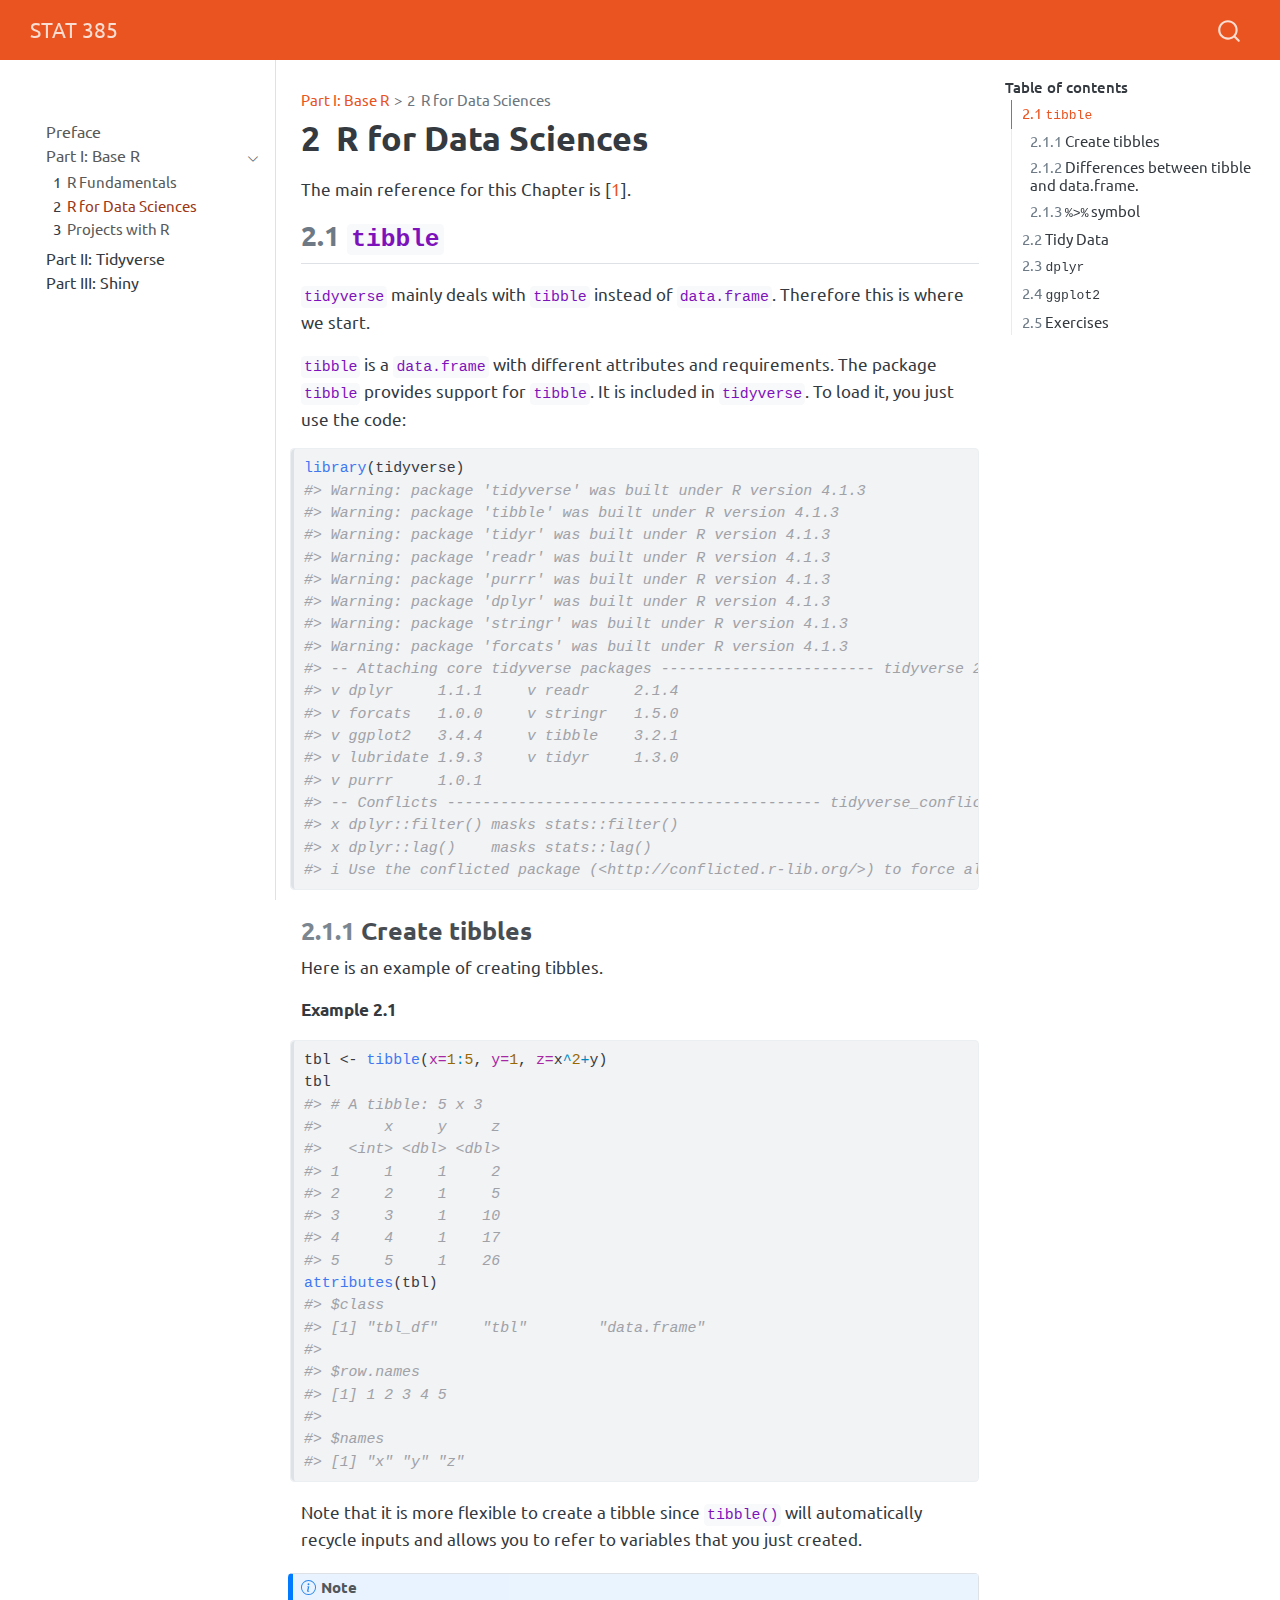
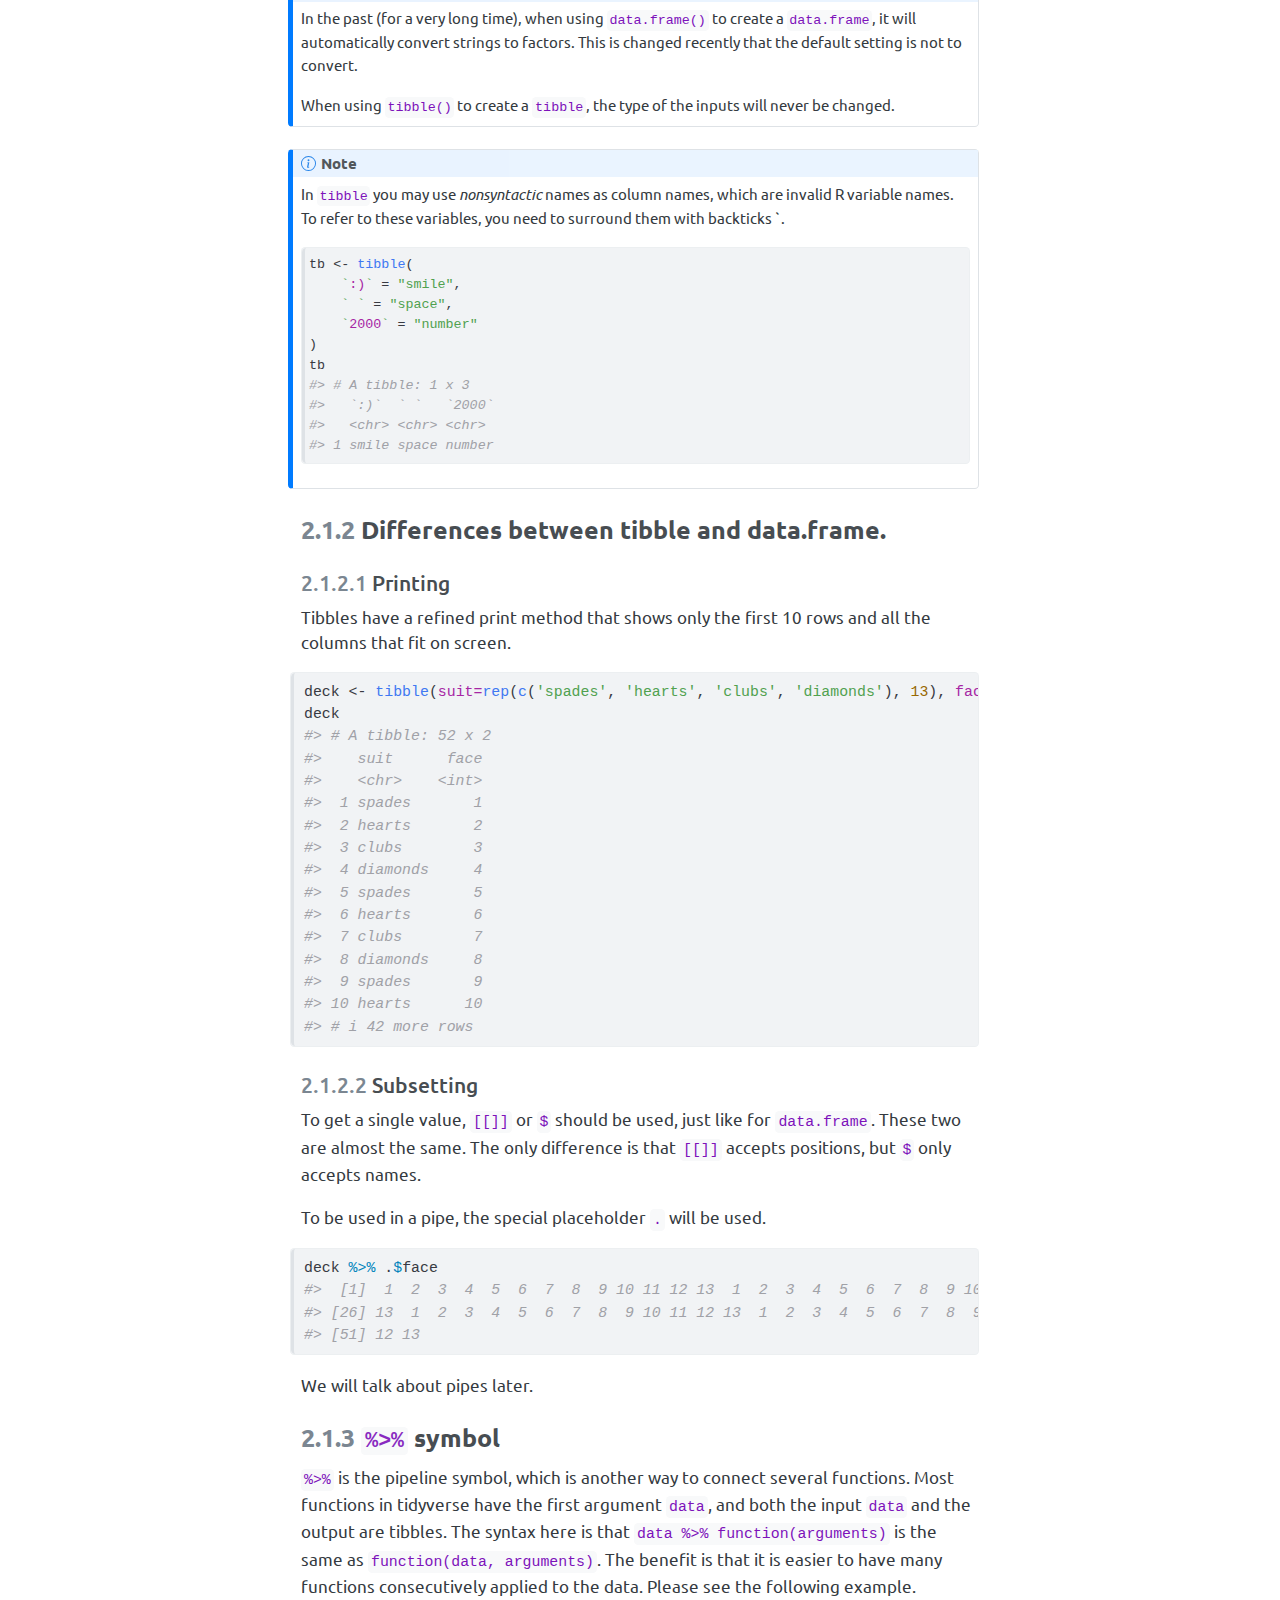
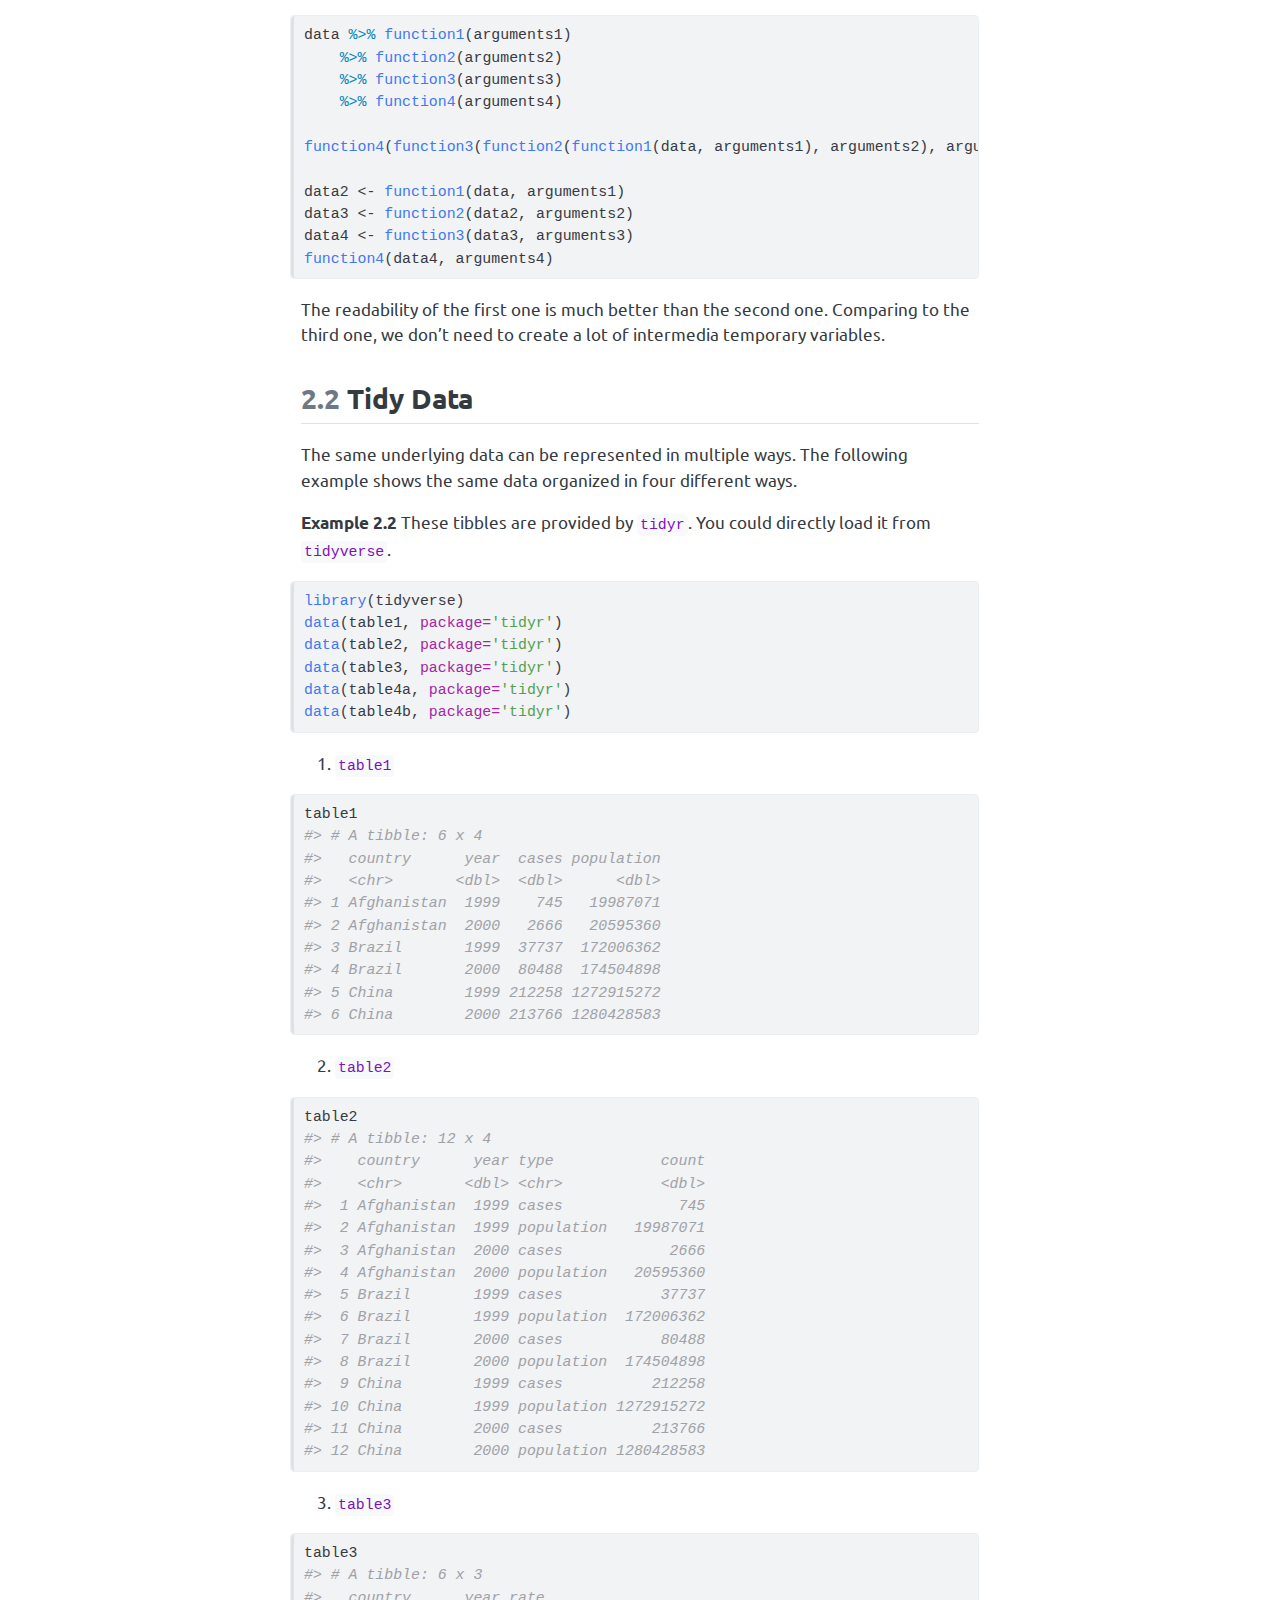
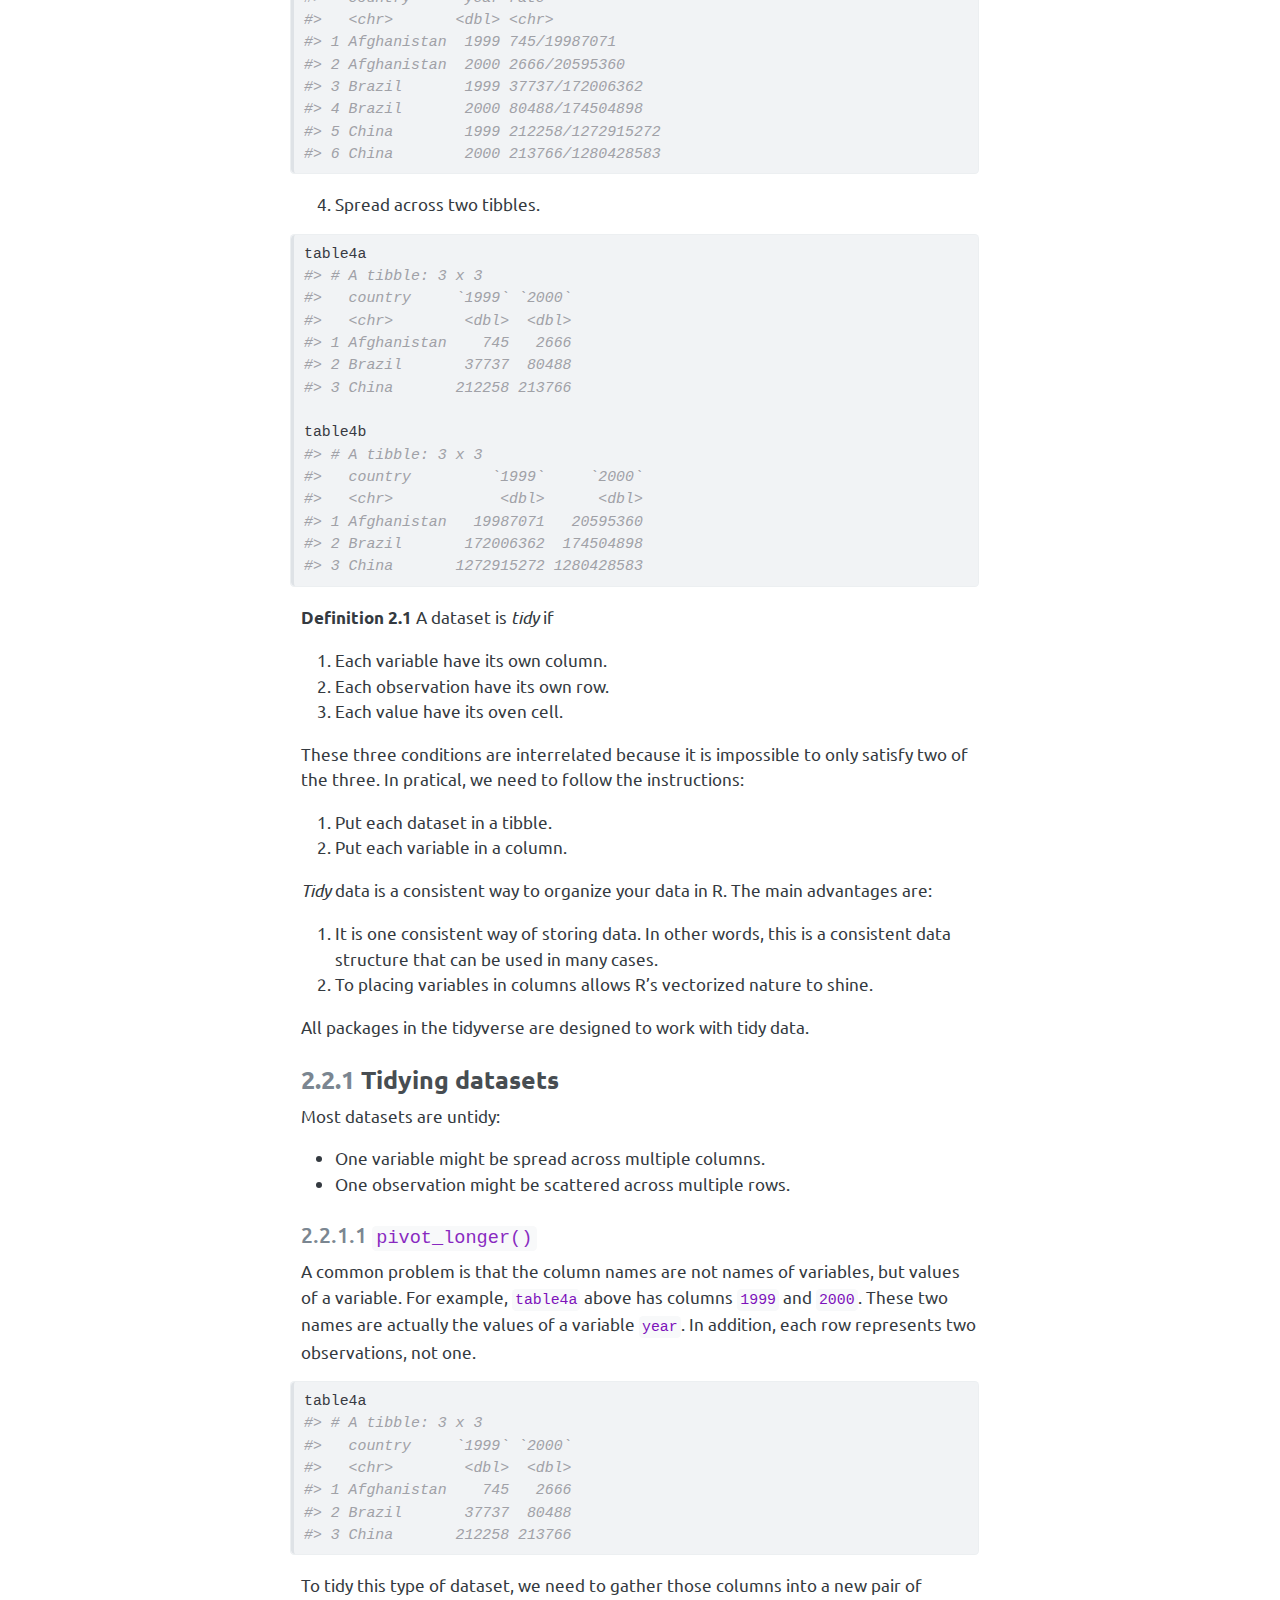
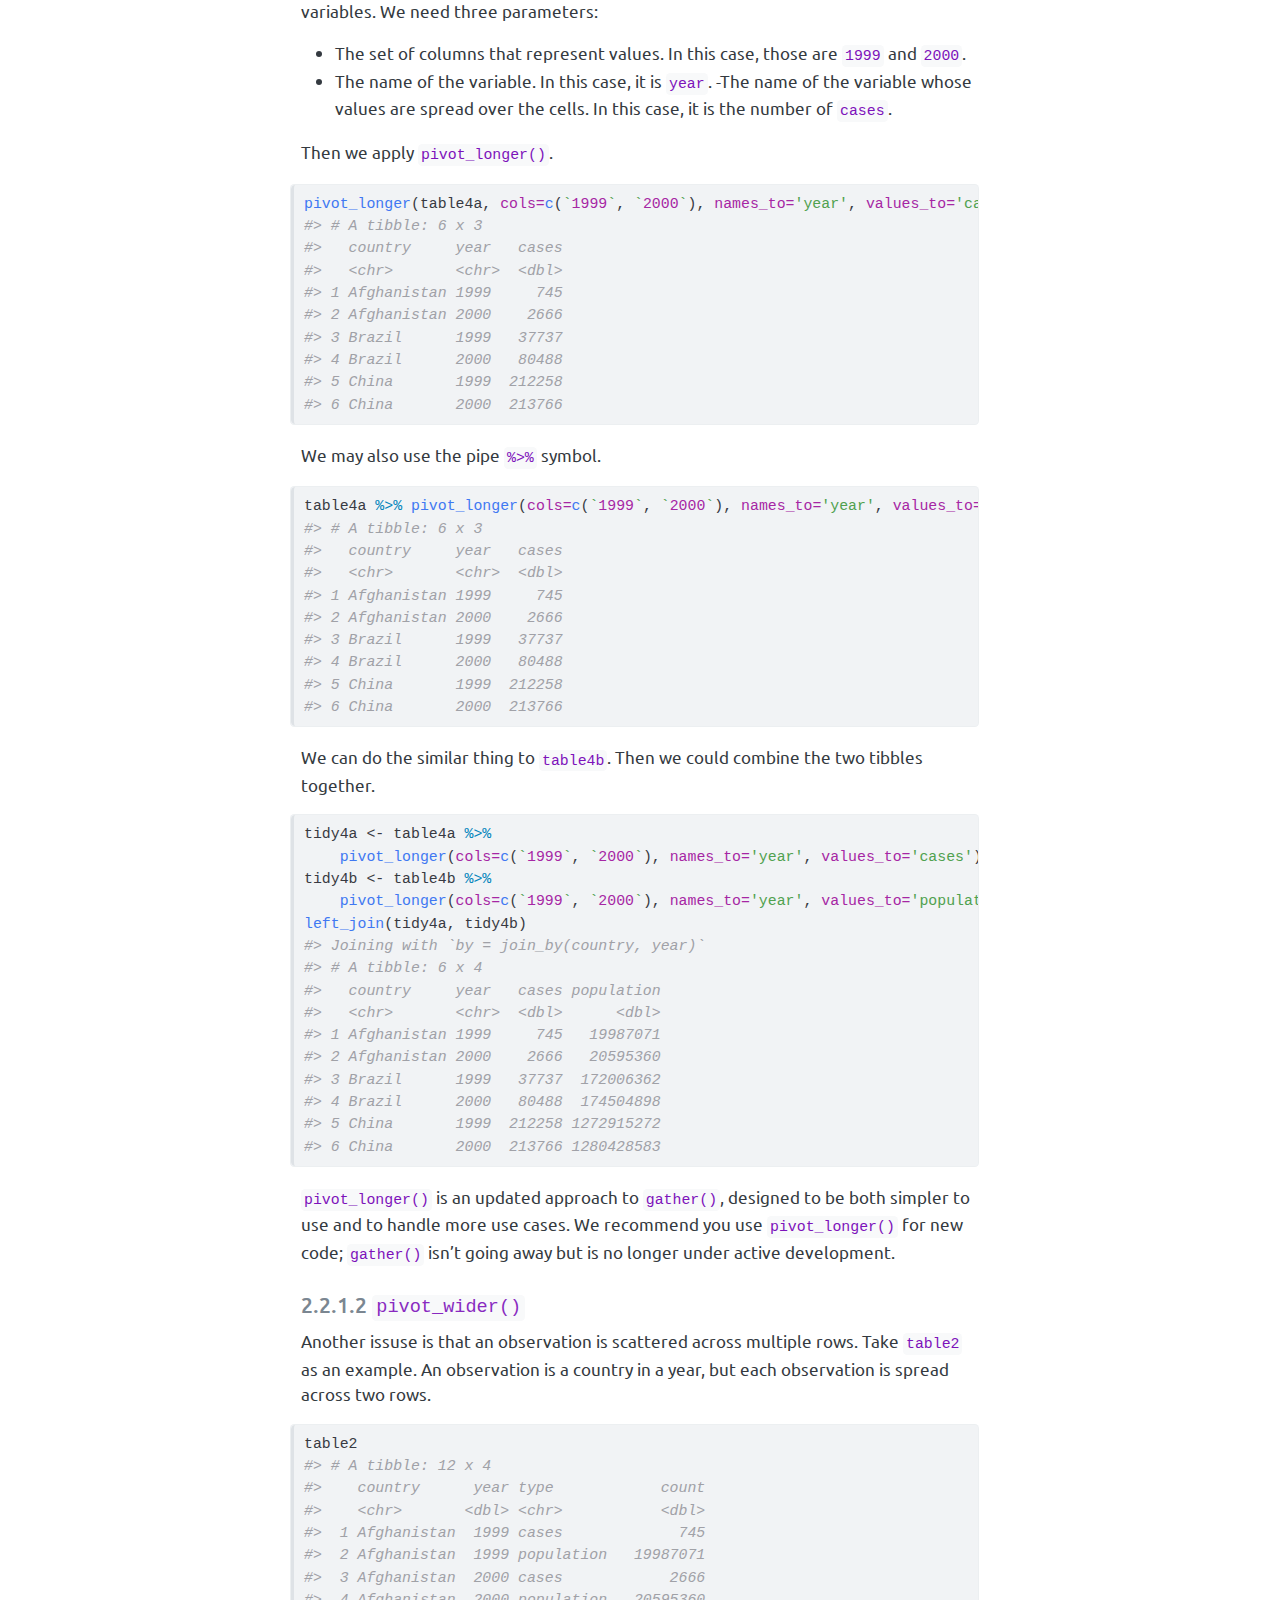
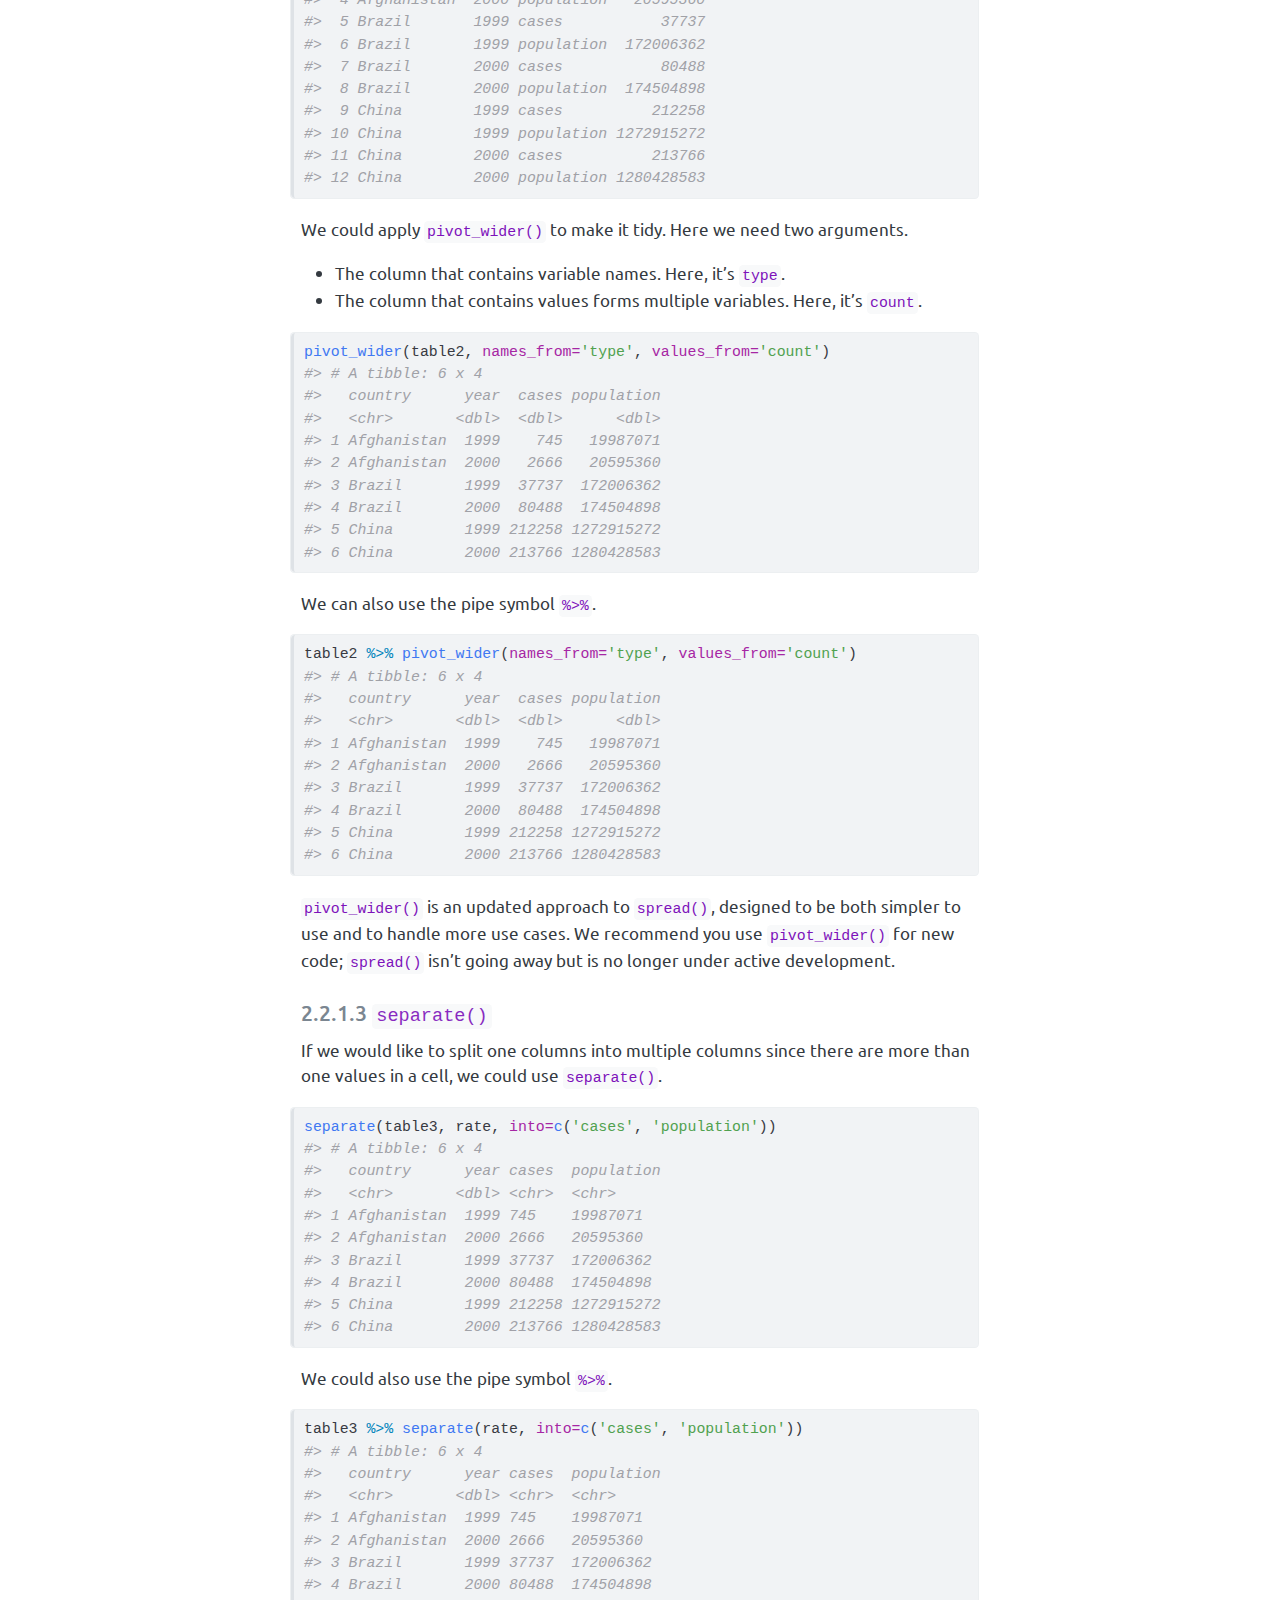
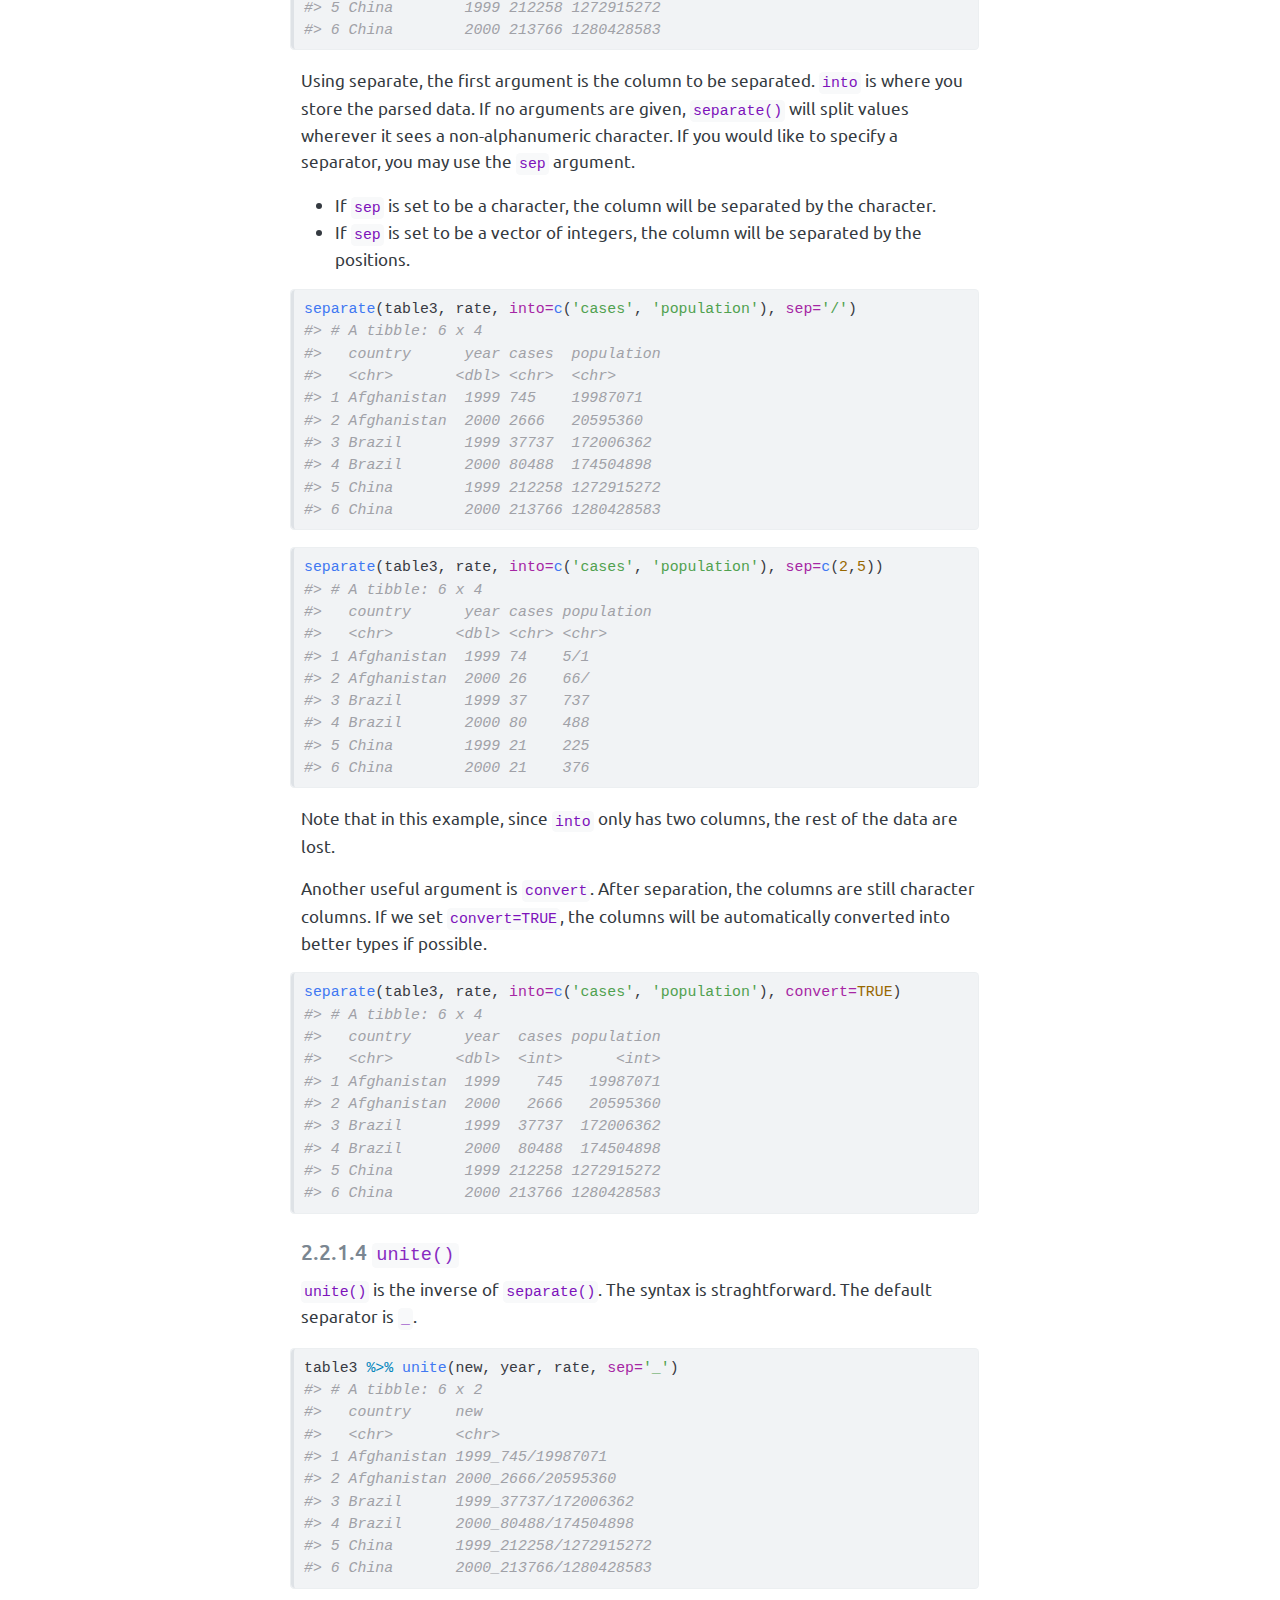
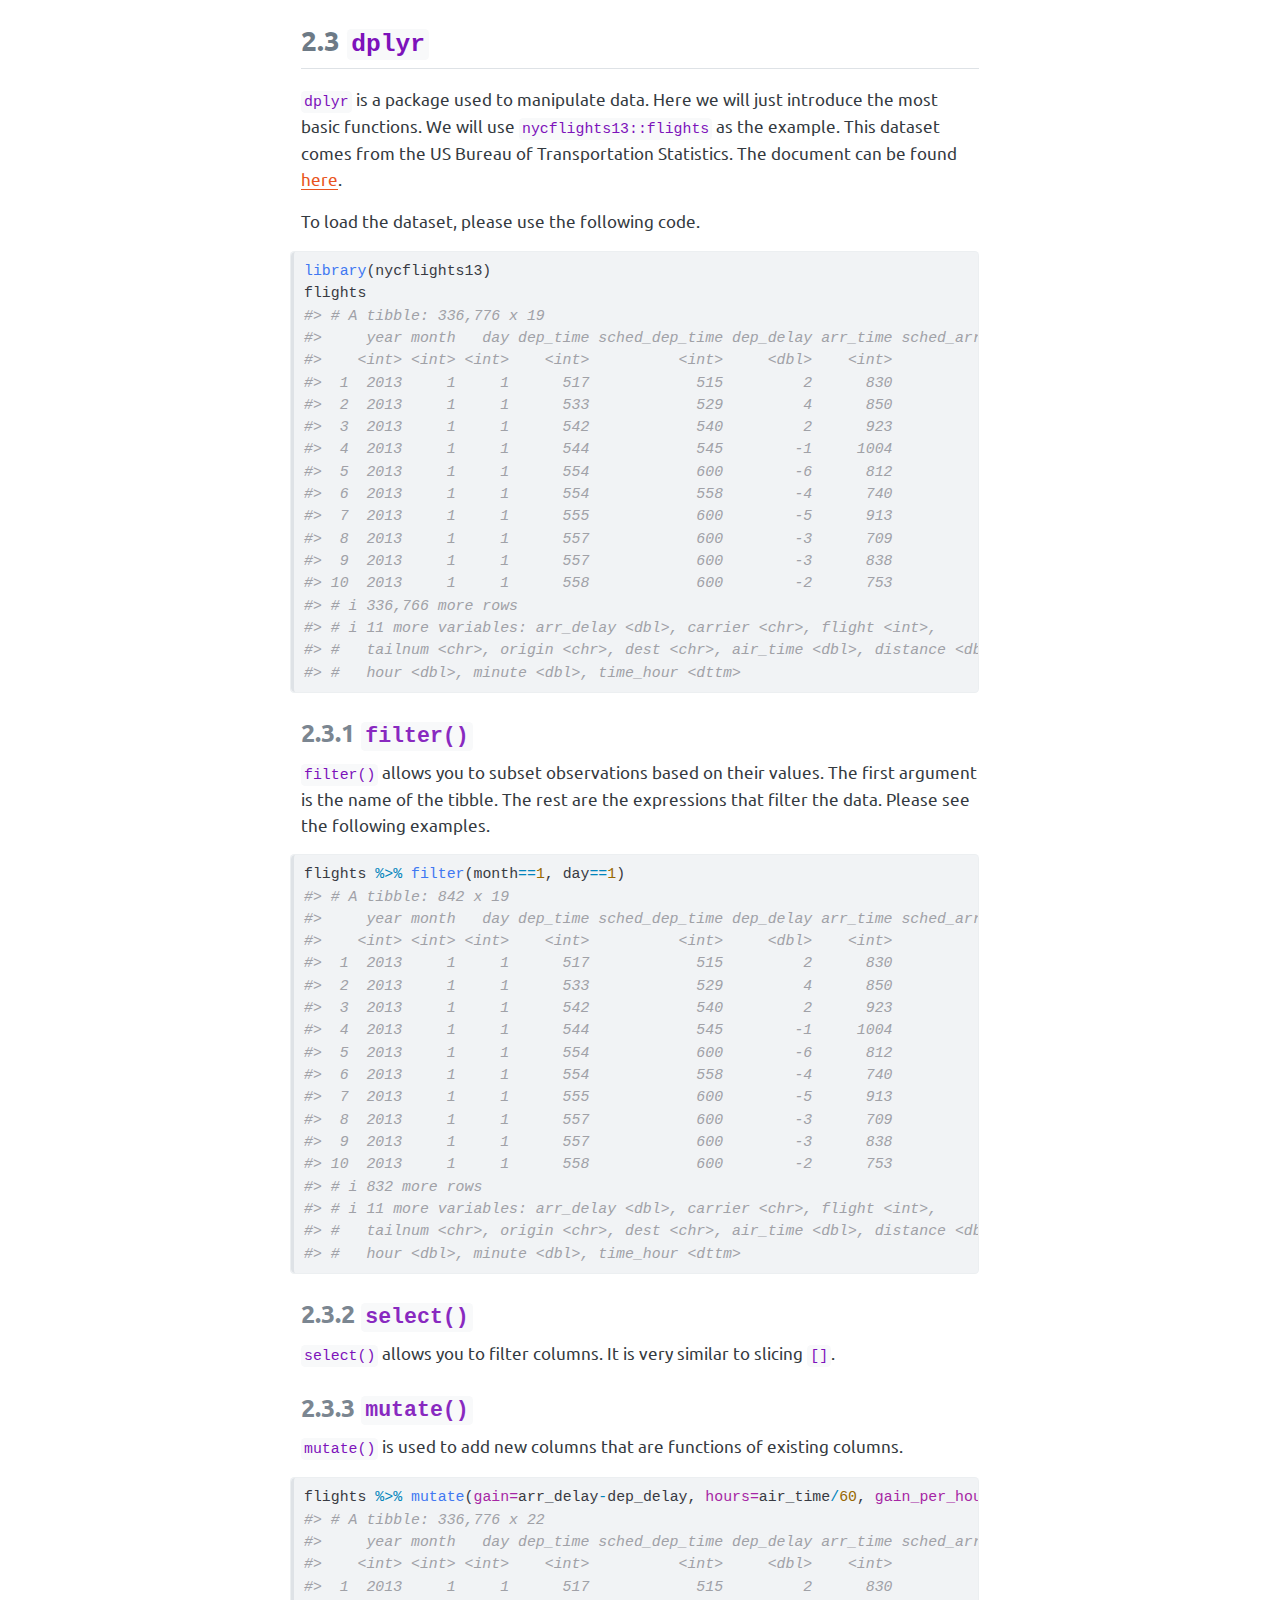
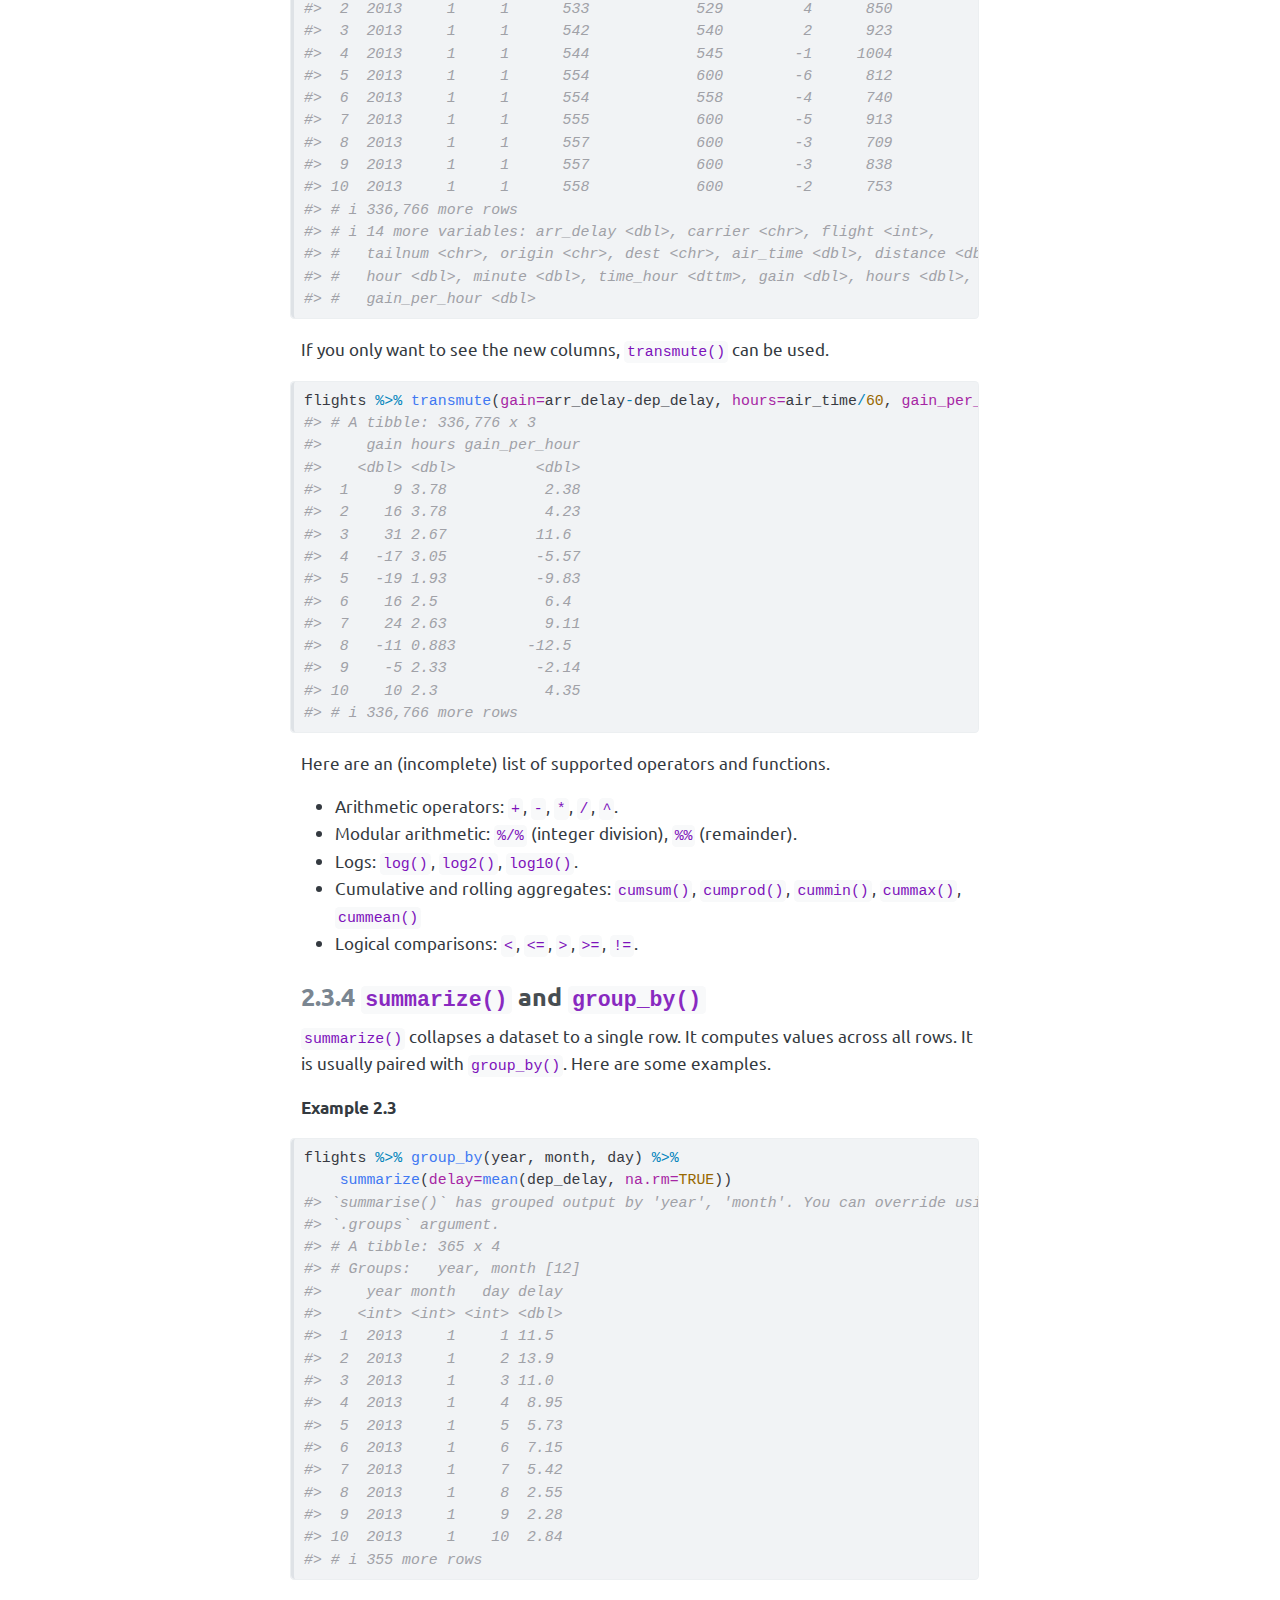
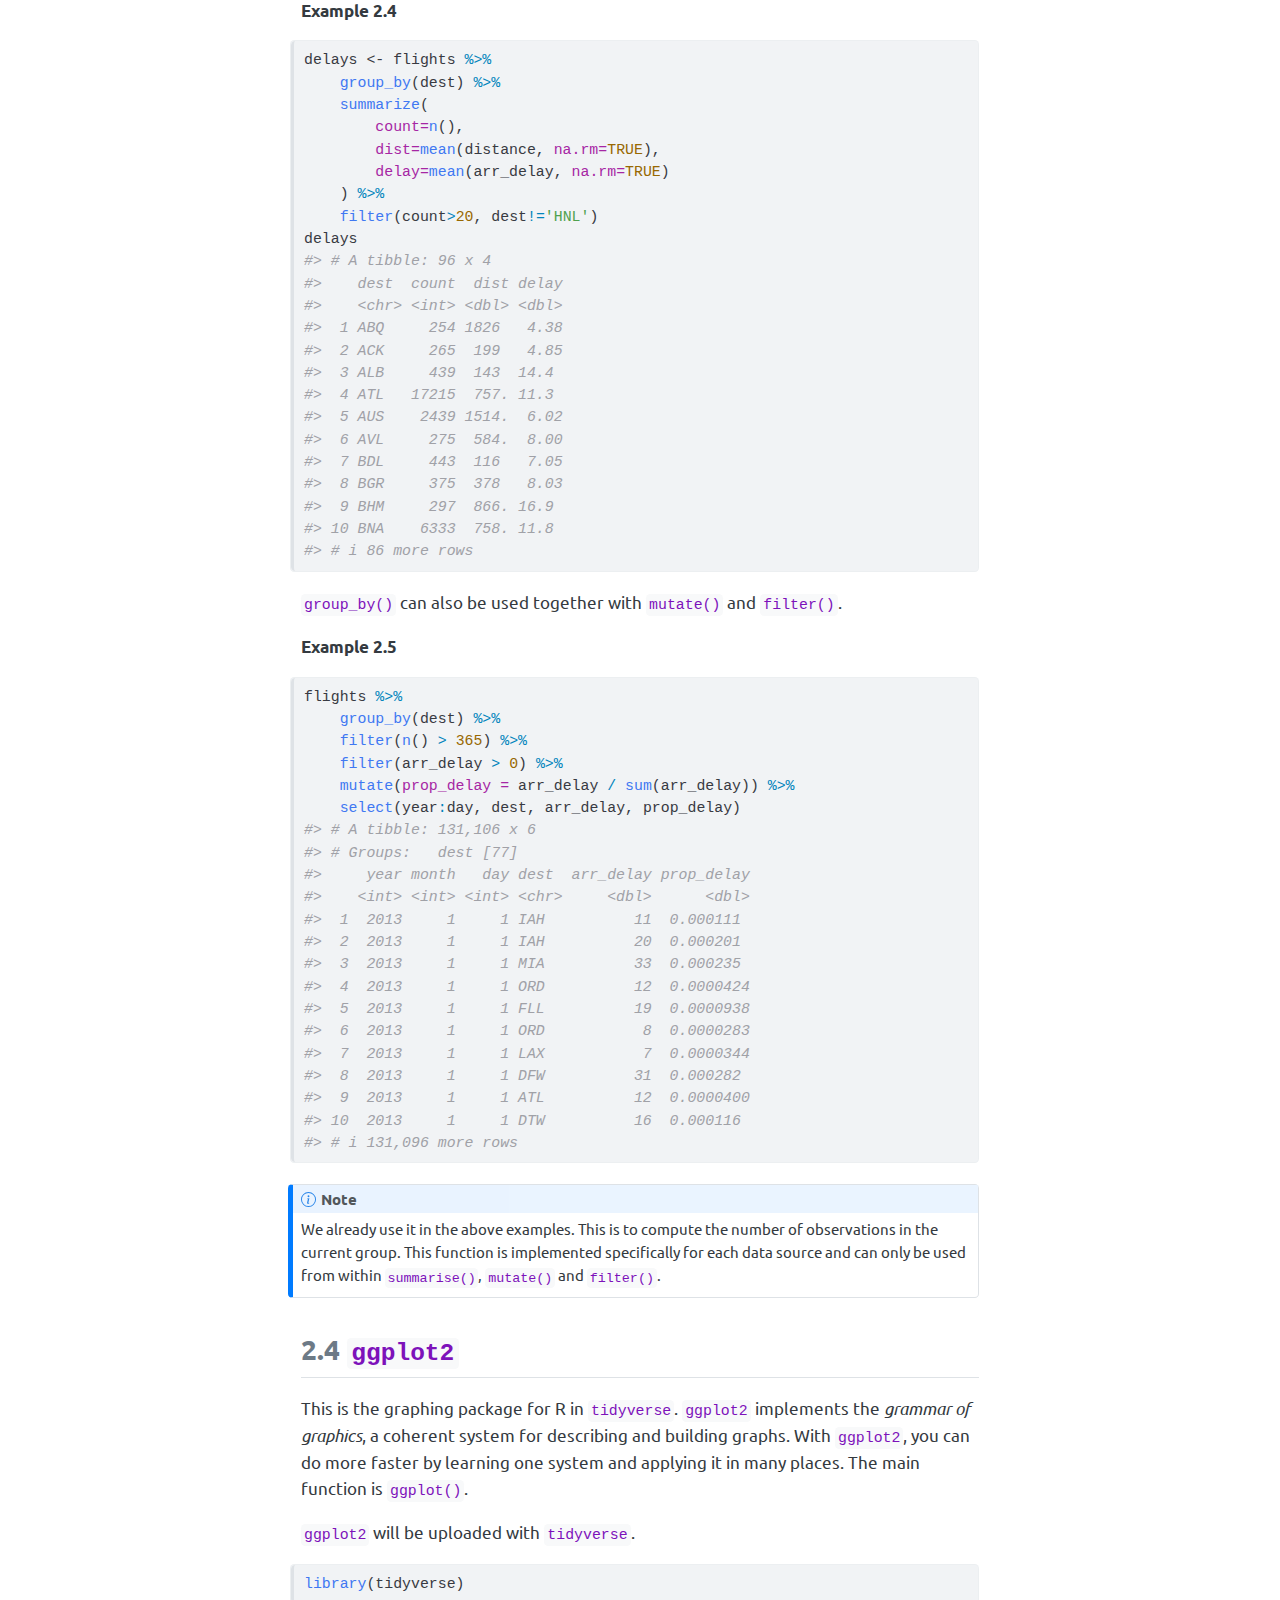
<file: contents/9/intro.html>
<!DOCTYPE html>
<html xmlns="http://www.w3.org/1999/xhtml" lang="en" xml:lang="en"><head>

<meta charset="utf-8">
<meta name="generator" content="quarto-1.4.553">

<meta name="viewport" content="width=device-width, initial-scale=1.0, user-scalable=yes">


<title>STAT 385 - 2&nbsp; R for Data Sciences</title>
<style>
code{white-space: pre-wrap;}
span.smallcaps{font-variant: small-caps;}
div.columns{display: flex; gap: min(4vw, 1.5em);}
div.column{flex: auto; overflow-x: auto;}
div.hanging-indent{margin-left: 1.5em; text-indent: -1.5em;}
ul.task-list{list-style: none;}
ul.task-list li input[type="checkbox"] {
  width: 0.8em;
  margin: 0 0.8em 0.2em -1em; /* quarto-specific, see https://github.com/quarto-dev/quarto-cli/issues/4556 */ 
  vertical-align: middle;
}
/* CSS for syntax highlighting */
pre > code.sourceCode { white-space: pre; position: relative; }
pre > code.sourceCode > span { line-height: 1.25; }
pre > code.sourceCode > span:empty { height: 1.2em; }
.sourceCode { overflow: visible; }
code.sourceCode > span { color: inherit; text-decoration: inherit; }
div.sourceCode { margin: 1em 0; }
pre.sourceCode { margin: 0; }
@media screen {
div.sourceCode { overflow: auto; }
}
@media print {
pre > code.sourceCode { white-space: pre-wrap; }
pre > code.sourceCode > span { text-indent: -5em; padding-left: 5em; }
}
pre.numberSource code
  { counter-reset: source-line 0; }
pre.numberSource code > span
  { position: relative; left: -4em; counter-increment: source-line; }
pre.numberSource code > span > a:first-child::before
  { content: counter(source-line);
    position: relative; left: -1em; text-align: right; vertical-align: baseline;
    border: none; display: inline-block;
    -webkit-touch-callout: none; -webkit-user-select: none;
    -khtml-user-select: none; -moz-user-select: none;
    -ms-user-select: none; user-select: none;
    padding: 0 4px; width: 4em;
  }
pre.numberSource { margin-left: 3em;  padding-left: 4px; }
div.sourceCode
  {   }
@media screen {
pre > code.sourceCode > span > a:first-child::before { text-decoration: underline; }
}
/* CSS for citations */
div.csl-bib-body { }
div.csl-entry {
  clear: both;
}
.hanging-indent div.csl-entry {
  margin-left:2em;
  text-indent:-2em;
}
div.csl-left-margin {
  min-width:2em;
  float:left;
}
div.csl-right-inline {
  margin-left:2em;
  padding-left:1em;
}
div.csl-indent {
  margin-left: 2em;
}</style>


<script src="../../site_libs/quarto-nav/quarto-nav.js"></script>
<script src="../../site_libs/clipboard/clipboard.min.js"></script>
<script src="../../site_libs/quarto-search/autocomplete.umd.js"></script>
<script src="../../site_libs/quarto-search/fuse.min.js"></script>
<script src="../../site_libs/quarto-search/quarto-search.js"></script>
<meta name="quarto:offset" content="../../">
<link href="../../contents/10/intro.html" rel="next">
<link href="../../contents/8/intro.html" rel="prev">
<script src="../../site_libs/quarto-html/quarto.js"></script>
<script src="../../site_libs/quarto-html/popper.min.js"></script>
<script src="../../site_libs/quarto-html/tippy.umd.min.js"></script>
<script src="../../site_libs/quarto-html/anchor.min.js"></script>
<link href="../../site_libs/quarto-html/tippy.css" rel="stylesheet">
<link href="../../site_libs/quarto-html/quarto-syntax-highlighting.css" rel="stylesheet" id="quarto-text-highlighting-styles">
<script src="../../site_libs/bootstrap/bootstrap.min.js"></script>
<link href="../../site_libs/bootstrap/bootstrap-icons.css" rel="stylesheet">
<link href="../../site_libs/bootstrap/bootstrap.min.css" rel="stylesheet" id="quarto-bootstrap" data-mode="light">
<script id="quarto-search-options" type="application/json">{
  "location": "navbar",
  "copy-button": false,
  "collapse-after": 3,
  "panel-placement": "end",
  "type": "overlay",
  "limit": 50,
  "keyboard-shortcut": [
    "f",
    "/",
    "s"
  ],
  "show-item-context": false,
  "language": {
    "search-no-results-text": "No results",
    "search-matching-documents-text": "matching documents",
    "search-copy-link-title": "Copy link to search",
    "search-hide-matches-text": "Hide additional matches",
    "search-more-match-text": "more match in this document",
    "search-more-matches-text": "more matches in this document",
    "search-clear-button-title": "Clear",
    "search-text-placeholder": "",
    "search-detached-cancel-button-title": "Cancel",
    "search-submit-button-title": "Submit",
    "search-label": "Search"
  }
}</script>


</head>

<body class="nav-sidebar floating nav-fixed">

<div id="quarto-search-results"></div>
  <header id="quarto-header" class="headroom fixed-top">
    <nav class="navbar navbar-expand-lg " data-bs-theme="dark">
      <div class="navbar-container container-fluid">
      <div class="navbar-brand-container mx-auto">
    <a class="navbar-brand" href="../../index.html">
    <span class="navbar-title">STAT 385</span>
    </a>
  </div>
        <div class="quarto-navbar-tools tools-end">
</div>
          <div id="quarto-search" class="" title="Search"></div>
      </div> <!-- /container-fluid -->
    </nav>
  <nav class="quarto-secondary-nav">
    <div class="container-fluid d-flex">
      <button type="button" class="quarto-btn-toggle btn" data-bs-toggle="collapse" data-bs-target=".quarto-sidebar-collapse-item" aria-controls="quarto-sidebar" aria-expanded="false" aria-label="Toggle sidebar navigation" onclick="if (window.quartoToggleHeadroom) { window.quartoToggleHeadroom(); }">
        <i class="bi bi-layout-text-sidebar-reverse"></i>
      </button>
        <nav class="quarto-page-breadcrumbs" aria-label="breadcrumb"><ol class="breadcrumb"><li class="breadcrumb-item"><a href="../../contents/8/intro.html">Part I: Base R</a></li><li class="breadcrumb-item"><a href="../../contents/9/intro.html"><span class="chapter-number">2</span>&nbsp; <span class="chapter-title">R for Data Sciences</span></a></li></ol></nav>
        <a class="flex-grow-1" role="button" data-bs-toggle="collapse" data-bs-target=".quarto-sidebar-collapse-item" aria-controls="quarto-sidebar" aria-expanded="false" aria-label="Toggle sidebar navigation" onclick="if (window.quartoToggleHeadroom) { window.quartoToggleHeadroom(); }">      
        </a>
      <button type="button" class="btn quarto-search-button" aria-label="" onclick="window.quartoOpenSearch();">
        <i class="bi bi-search"></i>
      </button>
    </div>
  </nav>
</header>
<!-- content -->
<div id="quarto-content" class="quarto-container page-columns page-rows-contents page-layout-article page-navbar">
<!-- sidebar -->
  <nav id="quarto-sidebar" class="sidebar collapse collapse-horizontal quarto-sidebar-collapse-item sidebar-navigation floating overflow-auto">
        <div class="mt-2 flex-shrink-0 align-items-center">
        <div class="sidebar-search">
        <div id="quarto-search" class="" title="Search"></div>
        </div>
        </div>
    <div class="sidebar-menu-container"> 
    <ul class="list-unstyled mt-1">
        <li class="sidebar-item">
  <div class="sidebar-item-container"> 
  <a href="../../index.html" class="sidebar-item-text sidebar-link">
 <span class="menu-text">Preface</span></a>
  </div>
</li>
        <li class="sidebar-item sidebar-item-section">
      <div class="sidebar-item-container"> 
            <a class="sidebar-item-text sidebar-link text-start" data-bs-toggle="collapse" data-bs-target="#quarto-sidebar-section-1" aria-expanded="true">
 <span class="menu-text">Part I: Base R</span></a>
          <a class="sidebar-item-toggle text-start" data-bs-toggle="collapse" data-bs-target="#quarto-sidebar-section-1" aria-expanded="true" aria-label="Toggle section">
            <i class="bi bi-chevron-right ms-2"></i>
          </a> 
      </div>
      <ul id="quarto-sidebar-section-1" class="collapse list-unstyled sidebar-section depth1 show">  
          <li class="sidebar-item">
  <div class="sidebar-item-container"> 
  <a href="../../contents/8/intro.html" class="sidebar-item-text sidebar-link">
 <span class="menu-text"><span class="chapter-number">1</span>&nbsp; <span class="chapter-title">R Fundamentals</span></span></a>
  </div>
</li>
          <li class="sidebar-item">
  <div class="sidebar-item-container"> 
  <a href="../../contents/9/intro.html" class="sidebar-item-text sidebar-link active">
 <span class="menu-text"><span class="chapter-number">2</span>&nbsp; <span class="chapter-title">R for Data Sciences</span></span></a>
  </div>
</li>
          <li class="sidebar-item">
  <div class="sidebar-item-container"> 
  <a href="../../contents/10/intro.html" class="sidebar-item-text sidebar-link">
 <span class="menu-text"><span class="chapter-number">3</span>&nbsp; <span class="chapter-title">Projects with R</span></span></a>
  </div>
</li>
      </ul>
  </li>
        <li class="sidebar-item sidebar-item-section">
      <span class="sidebar-item-text sidebar-link text-start">
 <span class="menu-text">Part II: Tidyverse</span></span>
  </li>
        <li class="sidebar-item sidebar-item-section">
      <span class="sidebar-item-text sidebar-link text-start">
 <span class="menu-text">Part III: Shiny</span></span>
  </li>
    </ul>
    </div>
</nav>
<div id="quarto-sidebar-glass" class="quarto-sidebar-collapse-item" data-bs-toggle="collapse" data-bs-target=".quarto-sidebar-collapse-item"></div>
<!-- margin-sidebar -->
    <div id="quarto-margin-sidebar" class="sidebar margin-sidebar">
        <nav id="TOC" role="doc-toc" class="toc-active">
    <h2 id="toc-title">Table of contents</h2>
   
  <ul>
  <li><a href="#tibble" id="toc-tibble" class="nav-link active" data-scroll-target="#tibble"><span class="header-section-number">2.1</span> <code>tibble</code></a>
  <ul class="collapse">
  <li><a href="#create-tibbles" id="toc-create-tibbles" class="nav-link" data-scroll-target="#create-tibbles"><span class="header-section-number">2.1.1</span> Create tibbles</a></li>
  <li><a href="#differences-between-tibble-and-data.frame." id="toc-differences-between-tibble-and-data.frame." class="nav-link" data-scroll-target="#differences-between-tibble-and-data.frame."><span class="header-section-number">2.1.2</span> Differences between tibble and data.frame.</a></li>
  <li><a href="#symbol" id="toc-symbol" class="nav-link" data-scroll-target="#symbol"><span class="header-section-number">2.1.3</span> <code>%&gt;%</code> symbol</a></li>
  </ul></li>
  <li><a href="#tidy-data" id="toc-tidy-data" class="nav-link" data-scroll-target="#tidy-data"><span class="header-section-number">2.2</span> Tidy Data</a>
  <ul class="collapse">
  <li><a href="#tidying-datasets" id="toc-tidying-datasets" class="nav-link" data-scroll-target="#tidying-datasets"><span class="header-section-number">2.2.1</span> Tidying datasets</a></li>
  </ul></li>
  <li><a href="#dplyr" id="toc-dplyr" class="nav-link" data-scroll-target="#dplyr"><span class="header-section-number">2.3</span> <code>dplyr</code></a>
  <ul class="collapse">
  <li><a href="#filter" id="toc-filter" class="nav-link" data-scroll-target="#filter"><span class="header-section-number">2.3.1</span> <code>filter()</code></a></li>
  <li><a href="#select" id="toc-select" class="nav-link" data-scroll-target="#select"><span class="header-section-number">2.3.2</span> <code>select()</code></a></li>
  <li><a href="#mutate" id="toc-mutate" class="nav-link" data-scroll-target="#mutate"><span class="header-section-number">2.3.3</span> <code>mutate()</code></a></li>
  <li><a href="#summarize-and-group_by" id="toc-summarize-and-group_by" class="nav-link" data-scroll-target="#summarize-and-group_by"><span class="header-section-number">2.3.4</span> <code>summarize()</code> and <code>group_by()</code></a></li>
  </ul></li>
  <li><a href="#ggplot2" id="toc-ggplot2" class="nav-link" data-scroll-target="#ggplot2"><span class="header-section-number">2.4</span> <code>ggplot2</code></a>
  <ul class="collapse">
  <li><a href="#aesthetic-mappings" id="toc-aesthetic-mappings" class="nav-link" data-scroll-target="#aesthetic-mappings"><span class="header-section-number">2.4.1</span> Aesthetic mappings</a></li>
  <li><a href="#facet" id="toc-facet" class="nav-link" data-scroll-target="#facet"><span class="header-section-number">2.4.2</span> <code>facet</code></a></li>
  <li><a href="#geom-objects" id="toc-geom-objects" class="nav-link" data-scroll-target="#geom-objects"><span class="header-section-number">2.4.3</span> <code>geom</code> objects</a></li>
  </ul></li>
  <li><a href="#exercises" id="toc-exercises" class="nav-link" data-scroll-target="#exercises"><span class="header-section-number">2.5</span> Exercises</a></li>
  </ul>
</nav>
    </div>
<!-- main -->
<main class="content" id="quarto-document-content">

<header id="title-block-header" class="quarto-title-block default"><nav class="quarto-page-breadcrumbs quarto-title-breadcrumbs d-none d-lg-block" aria-label="breadcrumb"><ol class="breadcrumb"><li class="breadcrumb-item"><a href="../../contents/8/intro.html">Part I: Base R</a></li><li class="breadcrumb-item"><a href="../../contents/9/intro.html"><span class="chapter-number">2</span>&nbsp; <span class="chapter-title">R for Data Sciences</span></a></li></ol></nav>
<div class="quarto-title">
<h1 class="title"><span class="chapter-number">2</span>&nbsp; <span class="chapter-title">R for Data Sciences</span></h1>
</div>



<div class="quarto-title-meta">

    
  
    
  </div>
  


</header>


<p>The main reference for this Chapter is <span class="citation" data-cites="Wic2017">[<a href="../../index.html#ref-Wic2017" role="doc-biblioref">1</a>]</span>.</p>
<section id="tibble" class="level2" data-number="2.1">
<h2 data-number="2.1" class="anchored" data-anchor-id="tibble"><span class="header-section-number">2.1</span> <code>tibble</code></h2>
<p><code>tidyverse</code> mainly deals with <code>tibble</code> instead of <code>data.frame</code>. Therefore this is where we start.</p>
<p><code>tibble</code> is a <code>data.frame</code> with different attributes and requirements. The package <code>tibble</code> provides support for <code>tibble</code>. It is included in <code>tidyverse</code>. To load it, you just use the code:</p>
<div class="cell">
<div class="sourceCode cell-code" id="cb1"><pre class="sourceCode r code-with-copy"><code class="sourceCode r"><span id="cb1-1"><a href="#cb1-1" aria-hidden="true" tabindex="-1"></a><span class="fu">library</span>(tidyverse)</span>
<span id="cb1-2"><a href="#cb1-2" aria-hidden="true" tabindex="-1"></a><span class="co">#&gt; Warning: package 'tidyverse' was built under R version 4.1.3</span></span>
<span id="cb1-3"><a href="#cb1-3" aria-hidden="true" tabindex="-1"></a><span class="co">#&gt; Warning: package 'tibble' was built under R version 4.1.3</span></span>
<span id="cb1-4"><a href="#cb1-4" aria-hidden="true" tabindex="-1"></a><span class="co">#&gt; Warning: package 'tidyr' was built under R version 4.1.3</span></span>
<span id="cb1-5"><a href="#cb1-5" aria-hidden="true" tabindex="-1"></a><span class="co">#&gt; Warning: package 'readr' was built under R version 4.1.3</span></span>
<span id="cb1-6"><a href="#cb1-6" aria-hidden="true" tabindex="-1"></a><span class="co">#&gt; Warning: package 'purrr' was built under R version 4.1.3</span></span>
<span id="cb1-7"><a href="#cb1-7" aria-hidden="true" tabindex="-1"></a><span class="co">#&gt; Warning: package 'dplyr' was built under R version 4.1.3</span></span>
<span id="cb1-8"><a href="#cb1-8" aria-hidden="true" tabindex="-1"></a><span class="co">#&gt; Warning: package 'stringr' was built under R version 4.1.3</span></span>
<span id="cb1-9"><a href="#cb1-9" aria-hidden="true" tabindex="-1"></a><span class="co">#&gt; Warning: package 'forcats' was built under R version 4.1.3</span></span>
<span id="cb1-10"><a href="#cb1-10" aria-hidden="true" tabindex="-1"></a><span class="co">#&gt; -- Attaching core tidyverse packages ------------------------ tidyverse 2.0.0 --</span></span>
<span id="cb1-11"><a href="#cb1-11" aria-hidden="true" tabindex="-1"></a><span class="co">#&gt; v dplyr     1.1.1     v readr     2.1.4</span></span>
<span id="cb1-12"><a href="#cb1-12" aria-hidden="true" tabindex="-1"></a><span class="co">#&gt; v forcats   1.0.0     v stringr   1.5.0</span></span>
<span id="cb1-13"><a href="#cb1-13" aria-hidden="true" tabindex="-1"></a><span class="co">#&gt; v ggplot2   3.4.4     v tibble    3.2.1</span></span>
<span id="cb1-14"><a href="#cb1-14" aria-hidden="true" tabindex="-1"></a><span class="co">#&gt; v lubridate 1.9.3     v tidyr     1.3.0</span></span>
<span id="cb1-15"><a href="#cb1-15" aria-hidden="true" tabindex="-1"></a><span class="co">#&gt; v purrr     1.0.1     </span></span>
<span id="cb1-16"><a href="#cb1-16" aria-hidden="true" tabindex="-1"></a><span class="co">#&gt; -- Conflicts ------------------------------------------ tidyverse_conflicts() --</span></span>
<span id="cb1-17"><a href="#cb1-17" aria-hidden="true" tabindex="-1"></a><span class="co">#&gt; x dplyr::filter() masks stats::filter()</span></span>
<span id="cb1-18"><a href="#cb1-18" aria-hidden="true" tabindex="-1"></a><span class="co">#&gt; x dplyr::lag()    masks stats::lag()</span></span>
<span id="cb1-19"><a href="#cb1-19" aria-hidden="true" tabindex="-1"></a><span class="co">#&gt; i Use the conflicted package (&lt;http://conflicted.r-lib.org/&gt;) to force all conflicts to become errors</span></span></code><button title="Copy to Clipboard" class="code-copy-button"><i class="bi"></i></button></pre></div>
</div>
<section id="create-tibbles" class="level3" data-number="2.1.1">
<h3 data-number="2.1.1" class="anchored" data-anchor-id="create-tibbles"><span class="header-section-number">2.1.1</span> Create tibbles</h3>
<p>Here is an example of creating tibbles.</p>
<div id="exm-" class="theorem example">
<p><span class="theorem-title"><strong>Example 2.1</strong></span> &nbsp;</p>
<div class="cell">
<div class="sourceCode cell-code" id="cb2"><pre class="sourceCode r code-with-copy"><code class="sourceCode r"><span id="cb2-1"><a href="#cb2-1" aria-hidden="true" tabindex="-1"></a>tbl <span class="ot">&lt;-</span> <span class="fu">tibble</span>(<span class="at">x=</span><span class="dv">1</span><span class="sc">:</span><span class="dv">5</span>, <span class="at">y=</span><span class="dv">1</span>, <span class="at">z=</span>x<span class="sc">^</span><span class="dv">2</span><span class="sc">+</span>y)</span>
<span id="cb2-2"><a href="#cb2-2" aria-hidden="true" tabindex="-1"></a>tbl</span>
<span id="cb2-3"><a href="#cb2-3" aria-hidden="true" tabindex="-1"></a><span class="co">#&gt; # A tibble: 5 x 3</span></span>
<span id="cb2-4"><a href="#cb2-4" aria-hidden="true" tabindex="-1"></a><span class="co">#&gt;       x     y     z</span></span>
<span id="cb2-5"><a href="#cb2-5" aria-hidden="true" tabindex="-1"></a><span class="co">#&gt;   &lt;int&gt; &lt;dbl&gt; &lt;dbl&gt;</span></span>
<span id="cb2-6"><a href="#cb2-6" aria-hidden="true" tabindex="-1"></a><span class="co">#&gt; 1     1     1     2</span></span>
<span id="cb2-7"><a href="#cb2-7" aria-hidden="true" tabindex="-1"></a><span class="co">#&gt; 2     2     1     5</span></span>
<span id="cb2-8"><a href="#cb2-8" aria-hidden="true" tabindex="-1"></a><span class="co">#&gt; 3     3     1    10</span></span>
<span id="cb2-9"><a href="#cb2-9" aria-hidden="true" tabindex="-1"></a><span class="co">#&gt; 4     4     1    17</span></span>
<span id="cb2-10"><a href="#cb2-10" aria-hidden="true" tabindex="-1"></a><span class="co">#&gt; 5     5     1    26</span></span>
<span id="cb2-11"><a href="#cb2-11" aria-hidden="true" tabindex="-1"></a><span class="fu">attributes</span>(tbl)</span>
<span id="cb2-12"><a href="#cb2-12" aria-hidden="true" tabindex="-1"></a><span class="co">#&gt; $class</span></span>
<span id="cb2-13"><a href="#cb2-13" aria-hidden="true" tabindex="-1"></a><span class="co">#&gt; [1] "tbl_df"     "tbl"        "data.frame"</span></span>
<span id="cb2-14"><a href="#cb2-14" aria-hidden="true" tabindex="-1"></a><span class="co">#&gt; </span></span>
<span id="cb2-15"><a href="#cb2-15" aria-hidden="true" tabindex="-1"></a><span class="co">#&gt; $row.names</span></span>
<span id="cb2-16"><a href="#cb2-16" aria-hidden="true" tabindex="-1"></a><span class="co">#&gt; [1] 1 2 3 4 5</span></span>
<span id="cb2-17"><a href="#cb2-17" aria-hidden="true" tabindex="-1"></a><span class="co">#&gt; </span></span>
<span id="cb2-18"><a href="#cb2-18" aria-hidden="true" tabindex="-1"></a><span class="co">#&gt; $names</span></span>
<span id="cb2-19"><a href="#cb2-19" aria-hidden="true" tabindex="-1"></a><span class="co">#&gt; [1] "x" "y" "z"</span></span></code><button title="Copy to Clipboard" class="code-copy-button"><i class="bi"></i></button></pre></div>
</div>
<p>Note that it is more flexible to create a tibble since <code>tibble()</code> will automatically recycle inputs and allows you to refer to variables that you just created.</p>
</div>
<div class="callout callout-style-default callout-note callout-titled">
<div class="callout-header d-flex align-content-center">
<div class="callout-icon-container">
<i class="callout-icon"></i>
</div>
<div class="callout-title-container flex-fill">
Note
</div>
</div>
<div class="callout-body-container callout-body">
<p>In the past (for a very long time), when using <code>data.frame()</code> to create a <code>data.frame</code>, it will automatically convert strings to factors. This is changed recently that the default setting is not to convert.</p>
<p>When using <code>tibble()</code> to create a <code>tibble</code>, the type of the inputs will never be changed.</p>
</div>
</div>
<div class="callout callout-style-default callout-note callout-titled">
<div class="callout-header d-flex align-content-center">
<div class="callout-icon-container">
<i class="callout-icon"></i>
</div>
<div class="callout-title-container flex-fill">
Note
</div>
</div>
<div class="callout-body-container callout-body">
<p>In <code>tibble</code> you may use <em>nonsyntactic</em> names as column names, which are invalid R variable names. To refer to these variables, you need to surround them with backticks `.</p>
<div class="cell">
<div class="sourceCode cell-code" id="cb3"><pre class="sourceCode r code-with-copy"><code class="sourceCode r"><span id="cb3-1"><a href="#cb3-1" aria-hidden="true" tabindex="-1"></a>tb <span class="ot">&lt;-</span> <span class="fu">tibble</span>(</span>
<span id="cb3-2"><a href="#cb3-2" aria-hidden="true" tabindex="-1"></a>    <span class="st">`</span><span class="at">:)</span><span class="st">`</span> <span class="ot">=</span> <span class="st">"smile"</span>,</span>
<span id="cb3-3"><a href="#cb3-3" aria-hidden="true" tabindex="-1"></a>    <span class="st">`</span><span class="at"> </span><span class="st">`</span> <span class="ot">=</span> <span class="st">"space"</span>,</span>
<span id="cb3-4"><a href="#cb3-4" aria-hidden="true" tabindex="-1"></a>    <span class="st">`</span><span class="at">2000</span><span class="st">`</span> <span class="ot">=</span> <span class="st">"number"</span></span>
<span id="cb3-5"><a href="#cb3-5" aria-hidden="true" tabindex="-1"></a>)</span>
<span id="cb3-6"><a href="#cb3-6" aria-hidden="true" tabindex="-1"></a>tb</span>
<span id="cb3-7"><a href="#cb3-7" aria-hidden="true" tabindex="-1"></a><span class="co">#&gt; # A tibble: 1 x 3</span></span>
<span id="cb3-8"><a href="#cb3-8" aria-hidden="true" tabindex="-1"></a><span class="co">#&gt;   `:)`  ` `   `2000`</span></span>
<span id="cb3-9"><a href="#cb3-9" aria-hidden="true" tabindex="-1"></a><span class="co">#&gt;   &lt;chr&gt; &lt;chr&gt; &lt;chr&gt; </span></span>
<span id="cb3-10"><a href="#cb3-10" aria-hidden="true" tabindex="-1"></a><span class="co">#&gt; 1 smile space number</span></span></code><button title="Copy to Clipboard" class="code-copy-button"><i class="bi"></i></button></pre></div>
</div>
</div>
</div>
</section>
<section id="differences-between-tibble-and-data.frame." class="level3" data-number="2.1.2">
<h3 data-number="2.1.2" class="anchored" data-anchor-id="differences-between-tibble-and-data.frame."><span class="header-section-number">2.1.2</span> Differences between tibble and data.frame.</h3>
<section id="printing" class="level4" data-number="2.1.2.1">
<h4 data-number="2.1.2.1" class="anchored" data-anchor-id="printing"><span class="header-section-number">2.1.2.1</span> Printing</h4>
<p>Tibbles have a refined print method that shows only the first 10 rows and all the columns that fit on screen.</p>
<div class="cell">
<div class="sourceCode cell-code" id="cb4"><pre class="sourceCode r code-with-copy"><code class="sourceCode r"><span id="cb4-1"><a href="#cb4-1" aria-hidden="true" tabindex="-1"></a>deck <span class="ot">&lt;-</span> <span class="fu">tibble</span>(<span class="at">suit=</span><span class="fu">rep</span>(<span class="fu">c</span>(<span class="st">'spades'</span>, <span class="st">'hearts'</span>, <span class="st">'clubs'</span>, <span class="st">'diamonds'</span>), <span class="dv">13</span>), <span class="at">face=</span><span class="fu">rep</span>(<span class="dv">1</span><span class="sc">:</span><span class="dv">13</span>, <span class="dv">4</span>))</span>
<span id="cb4-2"><a href="#cb4-2" aria-hidden="true" tabindex="-1"></a>deck</span>
<span id="cb4-3"><a href="#cb4-3" aria-hidden="true" tabindex="-1"></a><span class="co">#&gt; # A tibble: 52 x 2</span></span>
<span id="cb4-4"><a href="#cb4-4" aria-hidden="true" tabindex="-1"></a><span class="co">#&gt;    suit      face</span></span>
<span id="cb4-5"><a href="#cb4-5" aria-hidden="true" tabindex="-1"></a><span class="co">#&gt;    &lt;chr&gt;    &lt;int&gt;</span></span>
<span id="cb4-6"><a href="#cb4-6" aria-hidden="true" tabindex="-1"></a><span class="co">#&gt;  1 spades       1</span></span>
<span id="cb4-7"><a href="#cb4-7" aria-hidden="true" tabindex="-1"></a><span class="co">#&gt;  2 hearts       2</span></span>
<span id="cb4-8"><a href="#cb4-8" aria-hidden="true" tabindex="-1"></a><span class="co">#&gt;  3 clubs        3</span></span>
<span id="cb4-9"><a href="#cb4-9" aria-hidden="true" tabindex="-1"></a><span class="co">#&gt;  4 diamonds     4</span></span>
<span id="cb4-10"><a href="#cb4-10" aria-hidden="true" tabindex="-1"></a><span class="co">#&gt;  5 spades       5</span></span>
<span id="cb4-11"><a href="#cb4-11" aria-hidden="true" tabindex="-1"></a><span class="co">#&gt;  6 hearts       6</span></span>
<span id="cb4-12"><a href="#cb4-12" aria-hidden="true" tabindex="-1"></a><span class="co">#&gt;  7 clubs        7</span></span>
<span id="cb4-13"><a href="#cb4-13" aria-hidden="true" tabindex="-1"></a><span class="co">#&gt;  8 diamonds     8</span></span>
<span id="cb4-14"><a href="#cb4-14" aria-hidden="true" tabindex="-1"></a><span class="co">#&gt;  9 spades       9</span></span>
<span id="cb4-15"><a href="#cb4-15" aria-hidden="true" tabindex="-1"></a><span class="co">#&gt; 10 hearts      10</span></span>
<span id="cb4-16"><a href="#cb4-16" aria-hidden="true" tabindex="-1"></a><span class="co">#&gt; # i 42 more rows</span></span></code><button title="Copy to Clipboard" class="code-copy-button"><i class="bi"></i></button></pre></div>
</div>
</section>
<section id="subsetting" class="level4" data-number="2.1.2.2">
<h4 data-number="2.1.2.2" class="anchored" data-anchor-id="subsetting"><span class="header-section-number">2.1.2.2</span> Subsetting</h4>
<p>To get a single value, <code>[[]]</code> or <code>$</code> should be used, just like for <code>data.frame</code>. These two are almost the same. The only difference is that <code>[[]]</code> accepts positions, but <code>$</code> only accepts names.</p>
<p>To be used in a pipe, the special placeholder <code>.</code> will be used.</p>
<div class="cell">
<div class="sourceCode cell-code" id="cb5"><pre class="sourceCode r code-with-copy"><code class="sourceCode r"><span id="cb5-1"><a href="#cb5-1" aria-hidden="true" tabindex="-1"></a>deck <span class="sc">%&gt;%</span> .<span class="sc">$</span>face</span>
<span id="cb5-2"><a href="#cb5-2" aria-hidden="true" tabindex="-1"></a><span class="co">#&gt;  [1]  1  2  3  4  5  6  7  8  9 10 11 12 13  1  2  3  4  5  6  7  8  9 10 11 12</span></span>
<span id="cb5-3"><a href="#cb5-3" aria-hidden="true" tabindex="-1"></a><span class="co">#&gt; [26] 13  1  2  3  4  5  6  7  8  9 10 11 12 13  1  2  3  4  5  6  7  8  9 10 11</span></span>
<span id="cb5-4"><a href="#cb5-4" aria-hidden="true" tabindex="-1"></a><span class="co">#&gt; [51] 12 13</span></span></code><button title="Copy to Clipboard" class="code-copy-button"><i class="bi"></i></button></pre></div>
</div>
<p>We will talk about pipes later.</p>
</section>
</section>
<section id="symbol" class="level3" data-number="2.1.3">
<h3 data-number="2.1.3" class="anchored" data-anchor-id="symbol"><span class="header-section-number">2.1.3</span> <code>%&gt;%</code> symbol</h3>
<p><code>%&gt;%</code> is the pipeline symbol, which is another way to connect several functions. Most functions in tidyverse have the first argument <code>data</code>, and both the input <code>data</code> and the output are tibbles. The syntax here is that <code>data %&gt;% function(arguments)</code> is the same as <code>function(data, arguments)</code>. The benefit is that it is easier to have many functions consecutively applied to the data. Please see the following example.</p>
<div class="cell">
<div class="sourceCode cell-code" id="cb6"><pre class="sourceCode r code-with-copy"><code class="sourceCode r"><span id="cb6-1"><a href="#cb6-1" aria-hidden="true" tabindex="-1"></a>data <span class="sc">%&gt;%</span> <span class="fu">function1</span>(arguments1)</span>
<span id="cb6-2"><a href="#cb6-2" aria-hidden="true" tabindex="-1"></a>    <span class="sc">%&gt;%</span> <span class="fu">function2</span>(arguments2)</span>
<span id="cb6-3"><a href="#cb6-3" aria-hidden="true" tabindex="-1"></a>    <span class="sc">%&gt;%</span> <span class="fu">function3</span>(arguments3)</span>
<span id="cb6-4"><a href="#cb6-4" aria-hidden="true" tabindex="-1"></a>    <span class="sc">%&gt;%</span> <span class="fu">function4</span>(arguments4)</span>
<span id="cb6-5"><a href="#cb6-5" aria-hidden="true" tabindex="-1"></a></span>
<span id="cb6-6"><a href="#cb6-6" aria-hidden="true" tabindex="-1"></a><span class="fu">function4</span>(<span class="fu">function3</span>(<span class="fu">function2</span>(<span class="fu">function1</span>(data, arguments1), arguments2), arguments3), arguments4)</span>
<span id="cb6-7"><a href="#cb6-7" aria-hidden="true" tabindex="-1"></a></span>
<span id="cb6-8"><a href="#cb6-8" aria-hidden="true" tabindex="-1"></a>data2 <span class="ot">&lt;-</span> <span class="fu">function1</span>(data, arguments1)</span>
<span id="cb6-9"><a href="#cb6-9" aria-hidden="true" tabindex="-1"></a>data3 <span class="ot">&lt;-</span> <span class="fu">function2</span>(data2, arguments2)</span>
<span id="cb6-10"><a href="#cb6-10" aria-hidden="true" tabindex="-1"></a>data4 <span class="ot">&lt;-</span> <span class="fu">function3</span>(data3, arguments3)</span>
<span id="cb6-11"><a href="#cb6-11" aria-hidden="true" tabindex="-1"></a><span class="fu">function4</span>(data4, arguments4)</span></code><button title="Copy to Clipboard" class="code-copy-button"><i class="bi"></i></button></pre></div>
</div>
<p>The readability of the first one is much better than the second one. Comparing to the third one, we don’t need to create a lot of intermedia temporary variables.</p>
</section>
</section>
<section id="tidy-data" class="level2" data-number="2.2">
<h2 data-number="2.2" class="anchored" data-anchor-id="tidy-data"><span class="header-section-number">2.2</span> Tidy Data</h2>
<p>The same underlying data can be represented in multiple ways. The following example shows the same data organized in four different ways.</p>
<div id="exm-tidydatasets" class="theorem example">
<p><span class="theorem-title"><strong>Example 2.2</strong></span> These tibbles are provided by <code>tidyr</code>. You could directly load it from <code>tidyverse</code>.</p>
<div class="cell">
<div class="sourceCode cell-code" id="cb7"><pre class="sourceCode r code-with-copy"><code class="sourceCode r"><span id="cb7-1"><a href="#cb7-1" aria-hidden="true" tabindex="-1"></a><span class="fu">library</span>(tidyverse)</span>
<span id="cb7-2"><a href="#cb7-2" aria-hidden="true" tabindex="-1"></a><span class="fu">data</span>(table1, <span class="at">package=</span><span class="st">'tidyr'</span>)</span>
<span id="cb7-3"><a href="#cb7-3" aria-hidden="true" tabindex="-1"></a><span class="fu">data</span>(table2, <span class="at">package=</span><span class="st">'tidyr'</span>)</span>
<span id="cb7-4"><a href="#cb7-4" aria-hidden="true" tabindex="-1"></a><span class="fu">data</span>(table3, <span class="at">package=</span><span class="st">'tidyr'</span>)</span>
<span id="cb7-5"><a href="#cb7-5" aria-hidden="true" tabindex="-1"></a><span class="fu">data</span>(table4a, <span class="at">package=</span><span class="st">'tidyr'</span>)</span>
<span id="cb7-6"><a href="#cb7-6" aria-hidden="true" tabindex="-1"></a><span class="fu">data</span>(table4b, <span class="at">package=</span><span class="st">'tidyr'</span>)</span></code><button title="Copy to Clipboard" class="code-copy-button"><i class="bi"></i></button></pre></div>
</div>
<ol type="1">
<li><code>table1</code></li>
</ol>
<div class="cell">
<div class="sourceCode cell-code" id="cb8"><pre class="sourceCode r code-with-copy"><code class="sourceCode r"><span id="cb8-1"><a href="#cb8-1" aria-hidden="true" tabindex="-1"></a>table1</span>
<span id="cb8-2"><a href="#cb8-2" aria-hidden="true" tabindex="-1"></a><span class="co">#&gt; # A tibble: 6 x 4</span></span>
<span id="cb8-3"><a href="#cb8-3" aria-hidden="true" tabindex="-1"></a><span class="co">#&gt;   country      year  cases population</span></span>
<span id="cb8-4"><a href="#cb8-4" aria-hidden="true" tabindex="-1"></a><span class="co">#&gt;   &lt;chr&gt;       &lt;dbl&gt;  &lt;dbl&gt;      &lt;dbl&gt;</span></span>
<span id="cb8-5"><a href="#cb8-5" aria-hidden="true" tabindex="-1"></a><span class="co">#&gt; 1 Afghanistan  1999    745   19987071</span></span>
<span id="cb8-6"><a href="#cb8-6" aria-hidden="true" tabindex="-1"></a><span class="co">#&gt; 2 Afghanistan  2000   2666   20595360</span></span>
<span id="cb8-7"><a href="#cb8-7" aria-hidden="true" tabindex="-1"></a><span class="co">#&gt; 3 Brazil       1999  37737  172006362</span></span>
<span id="cb8-8"><a href="#cb8-8" aria-hidden="true" tabindex="-1"></a><span class="co">#&gt; 4 Brazil       2000  80488  174504898</span></span>
<span id="cb8-9"><a href="#cb8-9" aria-hidden="true" tabindex="-1"></a><span class="co">#&gt; 5 China        1999 212258 1272915272</span></span>
<span id="cb8-10"><a href="#cb8-10" aria-hidden="true" tabindex="-1"></a><span class="co">#&gt; 6 China        2000 213766 1280428583</span></span></code><button title="Copy to Clipboard" class="code-copy-button"><i class="bi"></i></button></pre></div>
</div>
<ol start="2" type="1">
<li><code>table2</code></li>
</ol>
<div class="cell">
<div class="sourceCode cell-code" id="cb9"><pre class="sourceCode r code-with-copy"><code class="sourceCode r"><span id="cb9-1"><a href="#cb9-1" aria-hidden="true" tabindex="-1"></a>table2</span>
<span id="cb9-2"><a href="#cb9-2" aria-hidden="true" tabindex="-1"></a><span class="co">#&gt; # A tibble: 12 x 4</span></span>
<span id="cb9-3"><a href="#cb9-3" aria-hidden="true" tabindex="-1"></a><span class="co">#&gt;    country      year type            count</span></span>
<span id="cb9-4"><a href="#cb9-4" aria-hidden="true" tabindex="-1"></a><span class="co">#&gt;    &lt;chr&gt;       &lt;dbl&gt; &lt;chr&gt;           &lt;dbl&gt;</span></span>
<span id="cb9-5"><a href="#cb9-5" aria-hidden="true" tabindex="-1"></a><span class="co">#&gt;  1 Afghanistan  1999 cases             745</span></span>
<span id="cb9-6"><a href="#cb9-6" aria-hidden="true" tabindex="-1"></a><span class="co">#&gt;  2 Afghanistan  1999 population   19987071</span></span>
<span id="cb9-7"><a href="#cb9-7" aria-hidden="true" tabindex="-1"></a><span class="co">#&gt;  3 Afghanistan  2000 cases            2666</span></span>
<span id="cb9-8"><a href="#cb9-8" aria-hidden="true" tabindex="-1"></a><span class="co">#&gt;  4 Afghanistan  2000 population   20595360</span></span>
<span id="cb9-9"><a href="#cb9-9" aria-hidden="true" tabindex="-1"></a><span class="co">#&gt;  5 Brazil       1999 cases           37737</span></span>
<span id="cb9-10"><a href="#cb9-10" aria-hidden="true" tabindex="-1"></a><span class="co">#&gt;  6 Brazil       1999 population  172006362</span></span>
<span id="cb9-11"><a href="#cb9-11" aria-hidden="true" tabindex="-1"></a><span class="co">#&gt;  7 Brazil       2000 cases           80488</span></span>
<span id="cb9-12"><a href="#cb9-12" aria-hidden="true" tabindex="-1"></a><span class="co">#&gt;  8 Brazil       2000 population  174504898</span></span>
<span id="cb9-13"><a href="#cb9-13" aria-hidden="true" tabindex="-1"></a><span class="co">#&gt;  9 China        1999 cases          212258</span></span>
<span id="cb9-14"><a href="#cb9-14" aria-hidden="true" tabindex="-1"></a><span class="co">#&gt; 10 China        1999 population 1272915272</span></span>
<span id="cb9-15"><a href="#cb9-15" aria-hidden="true" tabindex="-1"></a><span class="co">#&gt; 11 China        2000 cases          213766</span></span>
<span id="cb9-16"><a href="#cb9-16" aria-hidden="true" tabindex="-1"></a><span class="co">#&gt; 12 China        2000 population 1280428583</span></span></code><button title="Copy to Clipboard" class="code-copy-button"><i class="bi"></i></button></pre></div>
</div>
<ol start="3" type="1">
<li><code>table3</code></li>
</ol>
<div class="cell">
<div class="sourceCode cell-code" id="cb10"><pre class="sourceCode r code-with-copy"><code class="sourceCode r"><span id="cb10-1"><a href="#cb10-1" aria-hidden="true" tabindex="-1"></a>table3</span>
<span id="cb10-2"><a href="#cb10-2" aria-hidden="true" tabindex="-1"></a><span class="co">#&gt; # A tibble: 6 x 3</span></span>
<span id="cb10-3"><a href="#cb10-3" aria-hidden="true" tabindex="-1"></a><span class="co">#&gt;   country      year rate             </span></span>
<span id="cb10-4"><a href="#cb10-4" aria-hidden="true" tabindex="-1"></a><span class="co">#&gt;   &lt;chr&gt;       &lt;dbl&gt; &lt;chr&gt;            </span></span>
<span id="cb10-5"><a href="#cb10-5" aria-hidden="true" tabindex="-1"></a><span class="co">#&gt; 1 Afghanistan  1999 745/19987071     </span></span>
<span id="cb10-6"><a href="#cb10-6" aria-hidden="true" tabindex="-1"></a><span class="co">#&gt; 2 Afghanistan  2000 2666/20595360    </span></span>
<span id="cb10-7"><a href="#cb10-7" aria-hidden="true" tabindex="-1"></a><span class="co">#&gt; 3 Brazil       1999 37737/172006362  </span></span>
<span id="cb10-8"><a href="#cb10-8" aria-hidden="true" tabindex="-1"></a><span class="co">#&gt; 4 Brazil       2000 80488/174504898  </span></span>
<span id="cb10-9"><a href="#cb10-9" aria-hidden="true" tabindex="-1"></a><span class="co">#&gt; 5 China        1999 212258/1272915272</span></span>
<span id="cb10-10"><a href="#cb10-10" aria-hidden="true" tabindex="-1"></a><span class="co">#&gt; 6 China        2000 213766/1280428583</span></span></code><button title="Copy to Clipboard" class="code-copy-button"><i class="bi"></i></button></pre></div>
</div>
<ol start="4" type="1">
<li>Spread across two tibbles.</li>
</ol>
<div class="cell">
<div class="sourceCode cell-code" id="cb11"><pre class="sourceCode r code-with-copy"><code class="sourceCode r"><span id="cb11-1"><a href="#cb11-1" aria-hidden="true" tabindex="-1"></a>table4a</span>
<span id="cb11-2"><a href="#cb11-2" aria-hidden="true" tabindex="-1"></a><span class="co">#&gt; # A tibble: 3 x 3</span></span>
<span id="cb11-3"><a href="#cb11-3" aria-hidden="true" tabindex="-1"></a><span class="co">#&gt;   country     `1999` `2000`</span></span>
<span id="cb11-4"><a href="#cb11-4" aria-hidden="true" tabindex="-1"></a><span class="co">#&gt;   &lt;chr&gt;        &lt;dbl&gt;  &lt;dbl&gt;</span></span>
<span id="cb11-5"><a href="#cb11-5" aria-hidden="true" tabindex="-1"></a><span class="co">#&gt; 1 Afghanistan    745   2666</span></span>
<span id="cb11-6"><a href="#cb11-6" aria-hidden="true" tabindex="-1"></a><span class="co">#&gt; 2 Brazil       37737  80488</span></span>
<span id="cb11-7"><a href="#cb11-7" aria-hidden="true" tabindex="-1"></a><span class="co">#&gt; 3 China       212258 213766</span></span>
<span id="cb11-8"><a href="#cb11-8" aria-hidden="true" tabindex="-1"></a></span>
<span id="cb11-9"><a href="#cb11-9" aria-hidden="true" tabindex="-1"></a>table4b</span>
<span id="cb11-10"><a href="#cb11-10" aria-hidden="true" tabindex="-1"></a><span class="co">#&gt; # A tibble: 3 x 3</span></span>
<span id="cb11-11"><a href="#cb11-11" aria-hidden="true" tabindex="-1"></a><span class="co">#&gt;   country         `1999`     `2000`</span></span>
<span id="cb11-12"><a href="#cb11-12" aria-hidden="true" tabindex="-1"></a><span class="co">#&gt;   &lt;chr&gt;            &lt;dbl&gt;      &lt;dbl&gt;</span></span>
<span id="cb11-13"><a href="#cb11-13" aria-hidden="true" tabindex="-1"></a><span class="co">#&gt; 1 Afghanistan   19987071   20595360</span></span>
<span id="cb11-14"><a href="#cb11-14" aria-hidden="true" tabindex="-1"></a><span class="co">#&gt; 2 Brazil       172006362  174504898</span></span>
<span id="cb11-15"><a href="#cb11-15" aria-hidden="true" tabindex="-1"></a><span class="co">#&gt; 3 China       1272915272 1280428583</span></span></code><button title="Copy to Clipboard" class="code-copy-button"><i class="bi"></i></button></pre></div>
</div>
</div>
<div id="def-" class="theorem definition">
<p><span class="theorem-title"><strong>Definition 2.1</strong></span> A dataset is <em>tidy</em> if</p>
<ol type="1">
<li>Each variable have its own column.</li>
<li>Each observation have its own row.</li>
<li>Each value have its oven cell.</li>
</ol>
</div>
<p>These three conditions are interrelated because it is impossible to only satisfy two of the three. In pratical, we need to follow the instructions:</p>
<ol type="1">
<li>Put each dataset in a tibble.</li>
<li>Put each variable in a column.</li>
</ol>
<p><em>Tidy</em> data is a consistent way to organize your data in R. The main advantages are:</p>
<ol type="1">
<li>It is one consistent way of storing data. In other words, this is a consistent data structure that can be used in many cases.</li>
<li>To placing variables in columns allows R’s vectorized nature to shine.</li>
</ol>
<p>All packages in the tidyverse are designed to work with tidy data.</p>
<section id="tidying-datasets" class="level3" data-number="2.2.1">
<h3 data-number="2.2.1" class="anchored" data-anchor-id="tidying-datasets"><span class="header-section-number">2.2.1</span> Tidying datasets</h3>
<p>Most datasets are untidy:</p>
<ul>
<li>One variable might be spread across multiple columns.</li>
<li>One observation might be scattered across multiple rows.</li>
</ul>
<section id="pivot_longer" class="level4" data-number="2.2.1.1">
<h4 data-number="2.2.1.1" class="anchored" data-anchor-id="pivot_longer"><span class="header-section-number">2.2.1.1</span> <code>pivot_longer()</code></h4>
<p>A common problem is that the column names are not names of variables, but values of a variable. For example, <code>table4a</code> above has columns <code>1999</code> and <code>2000</code>. These two names are actually the values of a variable <code>year</code>. In addition, each row represents two observations, not one.</p>
<div class="cell">
<div class="sourceCode cell-code" id="cb12"><pre class="sourceCode r code-with-copy"><code class="sourceCode r"><span id="cb12-1"><a href="#cb12-1" aria-hidden="true" tabindex="-1"></a>table4a</span>
<span id="cb12-2"><a href="#cb12-2" aria-hidden="true" tabindex="-1"></a><span class="co">#&gt; # A tibble: 3 x 3</span></span>
<span id="cb12-3"><a href="#cb12-3" aria-hidden="true" tabindex="-1"></a><span class="co">#&gt;   country     `1999` `2000`</span></span>
<span id="cb12-4"><a href="#cb12-4" aria-hidden="true" tabindex="-1"></a><span class="co">#&gt;   &lt;chr&gt;        &lt;dbl&gt;  &lt;dbl&gt;</span></span>
<span id="cb12-5"><a href="#cb12-5" aria-hidden="true" tabindex="-1"></a><span class="co">#&gt; 1 Afghanistan    745   2666</span></span>
<span id="cb12-6"><a href="#cb12-6" aria-hidden="true" tabindex="-1"></a><span class="co">#&gt; 2 Brazil       37737  80488</span></span>
<span id="cb12-7"><a href="#cb12-7" aria-hidden="true" tabindex="-1"></a><span class="co">#&gt; 3 China       212258 213766</span></span></code><button title="Copy to Clipboard" class="code-copy-button"><i class="bi"></i></button></pre></div>
</div>
<p>To tidy this type of dataset, we need to gather those columns into a new pair of variables. We need three parameters:</p>
<ul>
<li>The set of columns that represent values. In this case, those are <code>1999</code> and <code>2000</code>.</li>
<li>The name of the variable. In this case, it is <code>year</code>. -The name of the variable whose values are spread over the cells. In this case, it is the number of <code>cases</code>.</li>
</ul>
<p>Then we apply <code>pivot_longer()</code>.</p>
<div class="cell">
<div class="sourceCode cell-code" id="cb13"><pre class="sourceCode r code-with-copy"><code class="sourceCode r"><span id="cb13-1"><a href="#cb13-1" aria-hidden="true" tabindex="-1"></a><span class="fu">pivot_longer</span>(table4a, <span class="at">cols=</span><span class="fu">c</span>(<span class="st">`</span><span class="at">1999</span><span class="st">`</span>, <span class="st">`</span><span class="at">2000</span><span class="st">`</span>), <span class="at">names_to=</span><span class="st">'year'</span>, <span class="at">values_to=</span><span class="st">'cases'</span>)</span>
<span id="cb13-2"><a href="#cb13-2" aria-hidden="true" tabindex="-1"></a><span class="co">#&gt; # A tibble: 6 x 3</span></span>
<span id="cb13-3"><a href="#cb13-3" aria-hidden="true" tabindex="-1"></a><span class="co">#&gt;   country     year   cases</span></span>
<span id="cb13-4"><a href="#cb13-4" aria-hidden="true" tabindex="-1"></a><span class="co">#&gt;   &lt;chr&gt;       &lt;chr&gt;  &lt;dbl&gt;</span></span>
<span id="cb13-5"><a href="#cb13-5" aria-hidden="true" tabindex="-1"></a><span class="co">#&gt; 1 Afghanistan 1999     745</span></span>
<span id="cb13-6"><a href="#cb13-6" aria-hidden="true" tabindex="-1"></a><span class="co">#&gt; 2 Afghanistan 2000    2666</span></span>
<span id="cb13-7"><a href="#cb13-7" aria-hidden="true" tabindex="-1"></a><span class="co">#&gt; 3 Brazil      1999   37737</span></span>
<span id="cb13-8"><a href="#cb13-8" aria-hidden="true" tabindex="-1"></a><span class="co">#&gt; 4 Brazil      2000   80488</span></span>
<span id="cb13-9"><a href="#cb13-9" aria-hidden="true" tabindex="-1"></a><span class="co">#&gt; 5 China       1999  212258</span></span>
<span id="cb13-10"><a href="#cb13-10" aria-hidden="true" tabindex="-1"></a><span class="co">#&gt; 6 China       2000  213766</span></span></code><button title="Copy to Clipboard" class="code-copy-button"><i class="bi"></i></button></pre></div>
</div>
<p>We may also use the pipe <code>%&gt;%</code> symbol.</p>
<div class="cell">
<div class="sourceCode cell-code" id="cb14"><pre class="sourceCode r code-with-copy"><code class="sourceCode r"><span id="cb14-1"><a href="#cb14-1" aria-hidden="true" tabindex="-1"></a>table4a <span class="sc">%&gt;%</span> <span class="fu">pivot_longer</span>(<span class="at">cols=</span><span class="fu">c</span>(<span class="st">`</span><span class="at">1999</span><span class="st">`</span>, <span class="st">`</span><span class="at">2000</span><span class="st">`</span>), <span class="at">names_to=</span><span class="st">'year'</span>, <span class="at">values_to=</span><span class="st">'cases'</span>)</span>
<span id="cb14-2"><a href="#cb14-2" aria-hidden="true" tabindex="-1"></a><span class="co">#&gt; # A tibble: 6 x 3</span></span>
<span id="cb14-3"><a href="#cb14-3" aria-hidden="true" tabindex="-1"></a><span class="co">#&gt;   country     year   cases</span></span>
<span id="cb14-4"><a href="#cb14-4" aria-hidden="true" tabindex="-1"></a><span class="co">#&gt;   &lt;chr&gt;       &lt;chr&gt;  &lt;dbl&gt;</span></span>
<span id="cb14-5"><a href="#cb14-5" aria-hidden="true" tabindex="-1"></a><span class="co">#&gt; 1 Afghanistan 1999     745</span></span>
<span id="cb14-6"><a href="#cb14-6" aria-hidden="true" tabindex="-1"></a><span class="co">#&gt; 2 Afghanistan 2000    2666</span></span>
<span id="cb14-7"><a href="#cb14-7" aria-hidden="true" tabindex="-1"></a><span class="co">#&gt; 3 Brazil      1999   37737</span></span>
<span id="cb14-8"><a href="#cb14-8" aria-hidden="true" tabindex="-1"></a><span class="co">#&gt; 4 Brazil      2000   80488</span></span>
<span id="cb14-9"><a href="#cb14-9" aria-hidden="true" tabindex="-1"></a><span class="co">#&gt; 5 China       1999  212258</span></span>
<span id="cb14-10"><a href="#cb14-10" aria-hidden="true" tabindex="-1"></a><span class="co">#&gt; 6 China       2000  213766</span></span></code><button title="Copy to Clipboard" class="code-copy-button"><i class="bi"></i></button></pre></div>
</div>
<p>We can do the similar thing to <code>table4b</code>. Then we could combine the two tibbles together.</p>
<div class="cell">
<div class="sourceCode cell-code" id="cb15"><pre class="sourceCode r code-with-copy"><code class="sourceCode r"><span id="cb15-1"><a href="#cb15-1" aria-hidden="true" tabindex="-1"></a>tidy4a <span class="ot">&lt;-</span> table4a <span class="sc">%&gt;%</span> </span>
<span id="cb15-2"><a href="#cb15-2" aria-hidden="true" tabindex="-1"></a>    <span class="fu">pivot_longer</span>(<span class="at">cols=</span><span class="fu">c</span>(<span class="st">`</span><span class="at">1999</span><span class="st">`</span>, <span class="st">`</span><span class="at">2000</span><span class="st">`</span>), <span class="at">names_to=</span><span class="st">'year'</span>, <span class="at">values_to=</span><span class="st">'cases'</span>)</span>
<span id="cb15-3"><a href="#cb15-3" aria-hidden="true" tabindex="-1"></a>tidy4b <span class="ot">&lt;-</span> table4b <span class="sc">%&gt;%</span> </span>
<span id="cb15-4"><a href="#cb15-4" aria-hidden="true" tabindex="-1"></a>    <span class="fu">pivot_longer</span>(<span class="at">cols=</span><span class="fu">c</span>(<span class="st">`</span><span class="at">1999</span><span class="st">`</span>, <span class="st">`</span><span class="at">2000</span><span class="st">`</span>), <span class="at">names_to=</span><span class="st">'year'</span>, <span class="at">values_to=</span><span class="st">'population'</span>)</span>
<span id="cb15-5"><a href="#cb15-5" aria-hidden="true" tabindex="-1"></a><span class="fu">left_join</span>(tidy4a, tidy4b)</span>
<span id="cb15-6"><a href="#cb15-6" aria-hidden="true" tabindex="-1"></a><span class="co">#&gt; Joining with `by = join_by(country, year)`</span></span>
<span id="cb15-7"><a href="#cb15-7" aria-hidden="true" tabindex="-1"></a><span class="co">#&gt; # A tibble: 6 x 4</span></span>
<span id="cb15-8"><a href="#cb15-8" aria-hidden="true" tabindex="-1"></a><span class="co">#&gt;   country     year   cases population</span></span>
<span id="cb15-9"><a href="#cb15-9" aria-hidden="true" tabindex="-1"></a><span class="co">#&gt;   &lt;chr&gt;       &lt;chr&gt;  &lt;dbl&gt;      &lt;dbl&gt;</span></span>
<span id="cb15-10"><a href="#cb15-10" aria-hidden="true" tabindex="-1"></a><span class="co">#&gt; 1 Afghanistan 1999     745   19987071</span></span>
<span id="cb15-11"><a href="#cb15-11" aria-hidden="true" tabindex="-1"></a><span class="co">#&gt; 2 Afghanistan 2000    2666   20595360</span></span>
<span id="cb15-12"><a href="#cb15-12" aria-hidden="true" tabindex="-1"></a><span class="co">#&gt; 3 Brazil      1999   37737  172006362</span></span>
<span id="cb15-13"><a href="#cb15-13" aria-hidden="true" tabindex="-1"></a><span class="co">#&gt; 4 Brazil      2000   80488  174504898</span></span>
<span id="cb15-14"><a href="#cb15-14" aria-hidden="true" tabindex="-1"></a><span class="co">#&gt; 5 China       1999  212258 1272915272</span></span>
<span id="cb15-15"><a href="#cb15-15" aria-hidden="true" tabindex="-1"></a><span class="co">#&gt; 6 China       2000  213766 1280428583</span></span></code><button title="Copy to Clipboard" class="code-copy-button"><i class="bi"></i></button></pre></div>
</div>
<p><code>pivot_longer()</code> is an updated approach to <code>gather()</code>, designed to be both simpler to use and to handle more use cases. We recommend you use <code>pivot_longer()</code> for new code; <code>gather()</code> isn’t going away but is no longer under active development.</p>
</section>
<section id="pivot_wider" class="level4" data-number="2.2.1.2">
<h4 data-number="2.2.1.2" class="anchored" data-anchor-id="pivot_wider"><span class="header-section-number">2.2.1.2</span> <code>pivot_wider()</code></h4>
<p>Another issuse is that an observation is scattered across multiple rows. Take <code>table2</code> as an example. An observation is a country in a year, but each observation is spread across two rows.</p>
<div class="cell">
<div class="sourceCode cell-code" id="cb16"><pre class="sourceCode r code-with-copy"><code class="sourceCode r"><span id="cb16-1"><a href="#cb16-1" aria-hidden="true" tabindex="-1"></a>table2</span>
<span id="cb16-2"><a href="#cb16-2" aria-hidden="true" tabindex="-1"></a><span class="co">#&gt; # A tibble: 12 x 4</span></span>
<span id="cb16-3"><a href="#cb16-3" aria-hidden="true" tabindex="-1"></a><span class="co">#&gt;    country      year type            count</span></span>
<span id="cb16-4"><a href="#cb16-4" aria-hidden="true" tabindex="-1"></a><span class="co">#&gt;    &lt;chr&gt;       &lt;dbl&gt; &lt;chr&gt;           &lt;dbl&gt;</span></span>
<span id="cb16-5"><a href="#cb16-5" aria-hidden="true" tabindex="-1"></a><span class="co">#&gt;  1 Afghanistan  1999 cases             745</span></span>
<span id="cb16-6"><a href="#cb16-6" aria-hidden="true" tabindex="-1"></a><span class="co">#&gt;  2 Afghanistan  1999 population   19987071</span></span>
<span id="cb16-7"><a href="#cb16-7" aria-hidden="true" tabindex="-1"></a><span class="co">#&gt;  3 Afghanistan  2000 cases            2666</span></span>
<span id="cb16-8"><a href="#cb16-8" aria-hidden="true" tabindex="-1"></a><span class="co">#&gt;  4 Afghanistan  2000 population   20595360</span></span>
<span id="cb16-9"><a href="#cb16-9" aria-hidden="true" tabindex="-1"></a><span class="co">#&gt;  5 Brazil       1999 cases           37737</span></span>
<span id="cb16-10"><a href="#cb16-10" aria-hidden="true" tabindex="-1"></a><span class="co">#&gt;  6 Brazil       1999 population  172006362</span></span>
<span id="cb16-11"><a href="#cb16-11" aria-hidden="true" tabindex="-1"></a><span class="co">#&gt;  7 Brazil       2000 cases           80488</span></span>
<span id="cb16-12"><a href="#cb16-12" aria-hidden="true" tabindex="-1"></a><span class="co">#&gt;  8 Brazil       2000 population  174504898</span></span>
<span id="cb16-13"><a href="#cb16-13" aria-hidden="true" tabindex="-1"></a><span class="co">#&gt;  9 China        1999 cases          212258</span></span>
<span id="cb16-14"><a href="#cb16-14" aria-hidden="true" tabindex="-1"></a><span class="co">#&gt; 10 China        1999 population 1272915272</span></span>
<span id="cb16-15"><a href="#cb16-15" aria-hidden="true" tabindex="-1"></a><span class="co">#&gt; 11 China        2000 cases          213766</span></span>
<span id="cb16-16"><a href="#cb16-16" aria-hidden="true" tabindex="-1"></a><span class="co">#&gt; 12 China        2000 population 1280428583</span></span></code><button title="Copy to Clipboard" class="code-copy-button"><i class="bi"></i></button></pre></div>
</div>
<p>We could apply <code>pivot_wider()</code> to make it tidy. Here we need two arguments.</p>
<ul>
<li>The column that contains variable names. Here, it’s <code>type</code>.</li>
<li>The column that contains values forms multiple variables. Here, it’s <code>count</code>.</li>
</ul>
<div class="cell">
<div class="sourceCode cell-code" id="cb17"><pre class="sourceCode r code-with-copy"><code class="sourceCode r"><span id="cb17-1"><a href="#cb17-1" aria-hidden="true" tabindex="-1"></a><span class="fu">pivot_wider</span>(table2, <span class="at">names_from=</span><span class="st">'type'</span>, <span class="at">values_from=</span><span class="st">'count'</span>)</span>
<span id="cb17-2"><a href="#cb17-2" aria-hidden="true" tabindex="-1"></a><span class="co">#&gt; # A tibble: 6 x 4</span></span>
<span id="cb17-3"><a href="#cb17-3" aria-hidden="true" tabindex="-1"></a><span class="co">#&gt;   country      year  cases population</span></span>
<span id="cb17-4"><a href="#cb17-4" aria-hidden="true" tabindex="-1"></a><span class="co">#&gt;   &lt;chr&gt;       &lt;dbl&gt;  &lt;dbl&gt;      &lt;dbl&gt;</span></span>
<span id="cb17-5"><a href="#cb17-5" aria-hidden="true" tabindex="-1"></a><span class="co">#&gt; 1 Afghanistan  1999    745   19987071</span></span>
<span id="cb17-6"><a href="#cb17-6" aria-hidden="true" tabindex="-1"></a><span class="co">#&gt; 2 Afghanistan  2000   2666   20595360</span></span>
<span id="cb17-7"><a href="#cb17-7" aria-hidden="true" tabindex="-1"></a><span class="co">#&gt; 3 Brazil       1999  37737  172006362</span></span>
<span id="cb17-8"><a href="#cb17-8" aria-hidden="true" tabindex="-1"></a><span class="co">#&gt; 4 Brazil       2000  80488  174504898</span></span>
<span id="cb17-9"><a href="#cb17-9" aria-hidden="true" tabindex="-1"></a><span class="co">#&gt; 5 China        1999 212258 1272915272</span></span>
<span id="cb17-10"><a href="#cb17-10" aria-hidden="true" tabindex="-1"></a><span class="co">#&gt; 6 China        2000 213766 1280428583</span></span></code><button title="Copy to Clipboard" class="code-copy-button"><i class="bi"></i></button></pre></div>
</div>
<p>We can also use the pipe symbol <code>%&gt;%</code>.</p>
<div class="cell">
<div class="sourceCode cell-code" id="cb18"><pre class="sourceCode r code-with-copy"><code class="sourceCode r"><span id="cb18-1"><a href="#cb18-1" aria-hidden="true" tabindex="-1"></a>table2 <span class="sc">%&gt;%</span> <span class="fu">pivot_wider</span>(<span class="at">names_from=</span><span class="st">'type'</span>, <span class="at">values_from=</span><span class="st">'count'</span>)</span>
<span id="cb18-2"><a href="#cb18-2" aria-hidden="true" tabindex="-1"></a><span class="co">#&gt; # A tibble: 6 x 4</span></span>
<span id="cb18-3"><a href="#cb18-3" aria-hidden="true" tabindex="-1"></a><span class="co">#&gt;   country      year  cases population</span></span>
<span id="cb18-4"><a href="#cb18-4" aria-hidden="true" tabindex="-1"></a><span class="co">#&gt;   &lt;chr&gt;       &lt;dbl&gt;  &lt;dbl&gt;      &lt;dbl&gt;</span></span>
<span id="cb18-5"><a href="#cb18-5" aria-hidden="true" tabindex="-1"></a><span class="co">#&gt; 1 Afghanistan  1999    745   19987071</span></span>
<span id="cb18-6"><a href="#cb18-6" aria-hidden="true" tabindex="-1"></a><span class="co">#&gt; 2 Afghanistan  2000   2666   20595360</span></span>
<span id="cb18-7"><a href="#cb18-7" aria-hidden="true" tabindex="-1"></a><span class="co">#&gt; 3 Brazil       1999  37737  172006362</span></span>
<span id="cb18-8"><a href="#cb18-8" aria-hidden="true" tabindex="-1"></a><span class="co">#&gt; 4 Brazil       2000  80488  174504898</span></span>
<span id="cb18-9"><a href="#cb18-9" aria-hidden="true" tabindex="-1"></a><span class="co">#&gt; 5 China        1999 212258 1272915272</span></span>
<span id="cb18-10"><a href="#cb18-10" aria-hidden="true" tabindex="-1"></a><span class="co">#&gt; 6 China        2000 213766 1280428583</span></span></code><button title="Copy to Clipboard" class="code-copy-button"><i class="bi"></i></button></pre></div>
</div>
<p><code>pivot_wider()</code> is an updated approach to <code>spread()</code>, designed to be both simpler to use and to handle more use cases. We recommend you use <code>pivot_wider()</code> for new code; <code>spread()</code> isn’t going away but is no longer under active development.</p>
</section>
<section id="separate" class="level4" data-number="2.2.1.3">
<h4 data-number="2.2.1.3" class="anchored" data-anchor-id="separate"><span class="header-section-number">2.2.1.3</span> <code>separate()</code></h4>
<p>If we would like to split one columns into multiple columns since there are more than one values in a cell, we could use <code>separate()</code>.</p>
<div class="cell">
<div class="sourceCode cell-code" id="cb19"><pre class="sourceCode r code-with-copy"><code class="sourceCode r"><span id="cb19-1"><a href="#cb19-1" aria-hidden="true" tabindex="-1"></a><span class="fu">separate</span>(table3, rate, <span class="at">into=</span><span class="fu">c</span>(<span class="st">'cases'</span>, <span class="st">'population'</span>))</span>
<span id="cb19-2"><a href="#cb19-2" aria-hidden="true" tabindex="-1"></a><span class="co">#&gt; # A tibble: 6 x 4</span></span>
<span id="cb19-3"><a href="#cb19-3" aria-hidden="true" tabindex="-1"></a><span class="co">#&gt;   country      year cases  population</span></span>
<span id="cb19-4"><a href="#cb19-4" aria-hidden="true" tabindex="-1"></a><span class="co">#&gt;   &lt;chr&gt;       &lt;dbl&gt; &lt;chr&gt;  &lt;chr&gt;     </span></span>
<span id="cb19-5"><a href="#cb19-5" aria-hidden="true" tabindex="-1"></a><span class="co">#&gt; 1 Afghanistan  1999 745    19987071  </span></span>
<span id="cb19-6"><a href="#cb19-6" aria-hidden="true" tabindex="-1"></a><span class="co">#&gt; 2 Afghanistan  2000 2666   20595360  </span></span>
<span id="cb19-7"><a href="#cb19-7" aria-hidden="true" tabindex="-1"></a><span class="co">#&gt; 3 Brazil       1999 37737  172006362 </span></span>
<span id="cb19-8"><a href="#cb19-8" aria-hidden="true" tabindex="-1"></a><span class="co">#&gt; 4 Brazil       2000 80488  174504898 </span></span>
<span id="cb19-9"><a href="#cb19-9" aria-hidden="true" tabindex="-1"></a><span class="co">#&gt; 5 China        1999 212258 1272915272</span></span>
<span id="cb19-10"><a href="#cb19-10" aria-hidden="true" tabindex="-1"></a><span class="co">#&gt; 6 China        2000 213766 1280428583</span></span></code><button title="Copy to Clipboard" class="code-copy-button"><i class="bi"></i></button></pre></div>
</div>
<p>We could also use the pipe symbol <code>%&gt;%</code>.</p>
<div class="cell">
<div class="sourceCode cell-code" id="cb20"><pre class="sourceCode r code-with-copy"><code class="sourceCode r"><span id="cb20-1"><a href="#cb20-1" aria-hidden="true" tabindex="-1"></a>table3 <span class="sc">%&gt;%</span> <span class="fu">separate</span>(rate, <span class="at">into=</span><span class="fu">c</span>(<span class="st">'cases'</span>, <span class="st">'population'</span>))</span>
<span id="cb20-2"><a href="#cb20-2" aria-hidden="true" tabindex="-1"></a><span class="co">#&gt; # A tibble: 6 x 4</span></span>
<span id="cb20-3"><a href="#cb20-3" aria-hidden="true" tabindex="-1"></a><span class="co">#&gt;   country      year cases  population</span></span>
<span id="cb20-4"><a href="#cb20-4" aria-hidden="true" tabindex="-1"></a><span class="co">#&gt;   &lt;chr&gt;       &lt;dbl&gt; &lt;chr&gt;  &lt;chr&gt;     </span></span>
<span id="cb20-5"><a href="#cb20-5" aria-hidden="true" tabindex="-1"></a><span class="co">#&gt; 1 Afghanistan  1999 745    19987071  </span></span>
<span id="cb20-6"><a href="#cb20-6" aria-hidden="true" tabindex="-1"></a><span class="co">#&gt; 2 Afghanistan  2000 2666   20595360  </span></span>
<span id="cb20-7"><a href="#cb20-7" aria-hidden="true" tabindex="-1"></a><span class="co">#&gt; 3 Brazil       1999 37737  172006362 </span></span>
<span id="cb20-8"><a href="#cb20-8" aria-hidden="true" tabindex="-1"></a><span class="co">#&gt; 4 Brazil       2000 80488  174504898 </span></span>
<span id="cb20-9"><a href="#cb20-9" aria-hidden="true" tabindex="-1"></a><span class="co">#&gt; 5 China        1999 212258 1272915272</span></span>
<span id="cb20-10"><a href="#cb20-10" aria-hidden="true" tabindex="-1"></a><span class="co">#&gt; 6 China        2000 213766 1280428583</span></span></code><button title="Copy to Clipboard" class="code-copy-button"><i class="bi"></i></button></pre></div>
</div>
<p>Using separate, the first argument is the column to be separated. <code>into</code> is where you store the parsed data. If no arguments are given, <code>separate()</code> will split values wherever it sees a non-alphanumeric character. If you would like to specify a separator, you may use the <code>sep</code> argument.</p>
<ul>
<li>If <code>sep</code> is set to be a character, the column will be separated by the character.</li>
<li>If <code>sep</code> is set to be a vector of integers, the column will be separated by the positions.</li>
</ul>
<div class="cell">
<div class="sourceCode cell-code" id="cb21"><pre class="sourceCode r code-with-copy"><code class="sourceCode r"><span id="cb21-1"><a href="#cb21-1" aria-hidden="true" tabindex="-1"></a><span class="fu">separate</span>(table3, rate, <span class="at">into=</span><span class="fu">c</span>(<span class="st">'cases'</span>, <span class="st">'population'</span>), <span class="at">sep=</span><span class="st">'/'</span>)</span>
<span id="cb21-2"><a href="#cb21-2" aria-hidden="true" tabindex="-1"></a><span class="co">#&gt; # A tibble: 6 x 4</span></span>
<span id="cb21-3"><a href="#cb21-3" aria-hidden="true" tabindex="-1"></a><span class="co">#&gt;   country      year cases  population</span></span>
<span id="cb21-4"><a href="#cb21-4" aria-hidden="true" tabindex="-1"></a><span class="co">#&gt;   &lt;chr&gt;       &lt;dbl&gt; &lt;chr&gt;  &lt;chr&gt;     </span></span>
<span id="cb21-5"><a href="#cb21-5" aria-hidden="true" tabindex="-1"></a><span class="co">#&gt; 1 Afghanistan  1999 745    19987071  </span></span>
<span id="cb21-6"><a href="#cb21-6" aria-hidden="true" tabindex="-1"></a><span class="co">#&gt; 2 Afghanistan  2000 2666   20595360  </span></span>
<span id="cb21-7"><a href="#cb21-7" aria-hidden="true" tabindex="-1"></a><span class="co">#&gt; 3 Brazil       1999 37737  172006362 </span></span>
<span id="cb21-8"><a href="#cb21-8" aria-hidden="true" tabindex="-1"></a><span class="co">#&gt; 4 Brazil       2000 80488  174504898 </span></span>
<span id="cb21-9"><a href="#cb21-9" aria-hidden="true" tabindex="-1"></a><span class="co">#&gt; 5 China        1999 212258 1272915272</span></span>
<span id="cb21-10"><a href="#cb21-10" aria-hidden="true" tabindex="-1"></a><span class="co">#&gt; 6 China        2000 213766 1280428583</span></span></code><button title="Copy to Clipboard" class="code-copy-button"><i class="bi"></i></button></pre></div>
</div>
<div class="cell">
<div class="sourceCode cell-code" id="cb22"><pre class="sourceCode r code-with-copy"><code class="sourceCode r"><span id="cb22-1"><a href="#cb22-1" aria-hidden="true" tabindex="-1"></a><span class="fu">separate</span>(table3, rate, <span class="at">into=</span><span class="fu">c</span>(<span class="st">'cases'</span>, <span class="st">'population'</span>), <span class="at">sep=</span><span class="fu">c</span>(<span class="dv">2</span>,<span class="dv">5</span>))</span>
<span id="cb22-2"><a href="#cb22-2" aria-hidden="true" tabindex="-1"></a><span class="co">#&gt; # A tibble: 6 x 4</span></span>
<span id="cb22-3"><a href="#cb22-3" aria-hidden="true" tabindex="-1"></a><span class="co">#&gt;   country      year cases population</span></span>
<span id="cb22-4"><a href="#cb22-4" aria-hidden="true" tabindex="-1"></a><span class="co">#&gt;   &lt;chr&gt;       &lt;dbl&gt; &lt;chr&gt; &lt;chr&gt;     </span></span>
<span id="cb22-5"><a href="#cb22-5" aria-hidden="true" tabindex="-1"></a><span class="co">#&gt; 1 Afghanistan  1999 74    5/1       </span></span>
<span id="cb22-6"><a href="#cb22-6" aria-hidden="true" tabindex="-1"></a><span class="co">#&gt; 2 Afghanistan  2000 26    66/       </span></span>
<span id="cb22-7"><a href="#cb22-7" aria-hidden="true" tabindex="-1"></a><span class="co">#&gt; 3 Brazil       1999 37    737       </span></span>
<span id="cb22-8"><a href="#cb22-8" aria-hidden="true" tabindex="-1"></a><span class="co">#&gt; 4 Brazil       2000 80    488       </span></span>
<span id="cb22-9"><a href="#cb22-9" aria-hidden="true" tabindex="-1"></a><span class="co">#&gt; 5 China        1999 21    225       </span></span>
<span id="cb22-10"><a href="#cb22-10" aria-hidden="true" tabindex="-1"></a><span class="co">#&gt; 6 China        2000 21    376</span></span></code><button title="Copy to Clipboard" class="code-copy-button"><i class="bi"></i></button></pre></div>
</div>
<p>Note that in this example, since <code>into</code> only has two columns, the rest of the data are lost.</p>
<p>Another useful argument is <code>convert</code>. After separation, the columns are still character columns. If we set <code>convert=TRUE</code>, the columns will be automatically converted into better types if possible.</p>
<div class="cell">
<div class="sourceCode cell-code" id="cb23"><pre class="sourceCode r code-with-copy"><code class="sourceCode r"><span id="cb23-1"><a href="#cb23-1" aria-hidden="true" tabindex="-1"></a><span class="fu">separate</span>(table3, rate, <span class="at">into=</span><span class="fu">c</span>(<span class="st">'cases'</span>, <span class="st">'population'</span>), <span class="at">convert=</span><span class="cn">TRUE</span>)</span>
<span id="cb23-2"><a href="#cb23-2" aria-hidden="true" tabindex="-1"></a><span class="co">#&gt; # A tibble: 6 x 4</span></span>
<span id="cb23-3"><a href="#cb23-3" aria-hidden="true" tabindex="-1"></a><span class="co">#&gt;   country      year  cases population</span></span>
<span id="cb23-4"><a href="#cb23-4" aria-hidden="true" tabindex="-1"></a><span class="co">#&gt;   &lt;chr&gt;       &lt;dbl&gt;  &lt;int&gt;      &lt;int&gt;</span></span>
<span id="cb23-5"><a href="#cb23-5" aria-hidden="true" tabindex="-1"></a><span class="co">#&gt; 1 Afghanistan  1999    745   19987071</span></span>
<span id="cb23-6"><a href="#cb23-6" aria-hidden="true" tabindex="-1"></a><span class="co">#&gt; 2 Afghanistan  2000   2666   20595360</span></span>
<span id="cb23-7"><a href="#cb23-7" aria-hidden="true" tabindex="-1"></a><span class="co">#&gt; 3 Brazil       1999  37737  172006362</span></span>
<span id="cb23-8"><a href="#cb23-8" aria-hidden="true" tabindex="-1"></a><span class="co">#&gt; 4 Brazil       2000  80488  174504898</span></span>
<span id="cb23-9"><a href="#cb23-9" aria-hidden="true" tabindex="-1"></a><span class="co">#&gt; 5 China        1999 212258 1272915272</span></span>
<span id="cb23-10"><a href="#cb23-10" aria-hidden="true" tabindex="-1"></a><span class="co">#&gt; 6 China        2000 213766 1280428583</span></span></code><button title="Copy to Clipboard" class="code-copy-button"><i class="bi"></i></button></pre></div>
</div>
</section>
<section id="unite" class="level4" data-number="2.2.1.4">
<h4 data-number="2.2.1.4" class="anchored" data-anchor-id="unite"><span class="header-section-number">2.2.1.4</span> <code>unite()</code></h4>
<p><code>unite()</code> is the inverse of <code>separate()</code>. The syntax is straghtforward. The default separator is <code>_</code>.</p>
<div class="cell">
<div class="sourceCode cell-code" id="cb24"><pre class="sourceCode r code-with-copy"><code class="sourceCode r"><span id="cb24-1"><a href="#cb24-1" aria-hidden="true" tabindex="-1"></a>table3 <span class="sc">%&gt;%</span> <span class="fu">unite</span>(new, year, rate, <span class="at">sep=</span><span class="st">'_'</span>)</span>
<span id="cb24-2"><a href="#cb24-2" aria-hidden="true" tabindex="-1"></a><span class="co">#&gt; # A tibble: 6 x 2</span></span>
<span id="cb24-3"><a href="#cb24-3" aria-hidden="true" tabindex="-1"></a><span class="co">#&gt;   country     new                   </span></span>
<span id="cb24-4"><a href="#cb24-4" aria-hidden="true" tabindex="-1"></a><span class="co">#&gt;   &lt;chr&gt;       &lt;chr&gt;                 </span></span>
<span id="cb24-5"><a href="#cb24-5" aria-hidden="true" tabindex="-1"></a><span class="co">#&gt; 1 Afghanistan 1999_745/19987071     </span></span>
<span id="cb24-6"><a href="#cb24-6" aria-hidden="true" tabindex="-1"></a><span class="co">#&gt; 2 Afghanistan 2000_2666/20595360    </span></span>
<span id="cb24-7"><a href="#cb24-7" aria-hidden="true" tabindex="-1"></a><span class="co">#&gt; 3 Brazil      1999_37737/172006362  </span></span>
<span id="cb24-8"><a href="#cb24-8" aria-hidden="true" tabindex="-1"></a><span class="co">#&gt; 4 Brazil      2000_80488/174504898  </span></span>
<span id="cb24-9"><a href="#cb24-9" aria-hidden="true" tabindex="-1"></a><span class="co">#&gt; 5 China       1999_212258/1272915272</span></span>
<span id="cb24-10"><a href="#cb24-10" aria-hidden="true" tabindex="-1"></a><span class="co">#&gt; 6 China       2000_213766/1280428583</span></span></code><button title="Copy to Clipboard" class="code-copy-button"><i class="bi"></i></button></pre></div>
</div>
</section>
</section>
</section>
<section id="dplyr" class="level2" data-number="2.3">
<h2 data-number="2.3" class="anchored" data-anchor-id="dplyr"><span class="header-section-number">2.3</span> <code>dplyr</code></h2>
<p><code>dplyr</code> is a package used to manipulate data. Here we will just introduce the most basic functions. We will use <code>nycflights13::flights</code> as the example. This dataset comes from the US Bureau of Transportation Statistics. The document can be found <a href="https://github.com/tidyverse/nycflights13">here</a>.</p>
<p>To load the dataset, please use the following code.</p>
<div class="cell">
<div class="sourceCode cell-code" id="cb25"><pre class="sourceCode r code-with-copy"><code class="sourceCode r"><span id="cb25-1"><a href="#cb25-1" aria-hidden="true" tabindex="-1"></a><span class="fu">library</span>(nycflights13)</span>
<span id="cb25-2"><a href="#cb25-2" aria-hidden="true" tabindex="-1"></a>flights</span>
<span id="cb25-3"><a href="#cb25-3" aria-hidden="true" tabindex="-1"></a><span class="co">#&gt; # A tibble: 336,776 x 19</span></span>
<span id="cb25-4"><a href="#cb25-4" aria-hidden="true" tabindex="-1"></a><span class="co">#&gt;     year month   day dep_time sched_dep_time dep_delay arr_time sched_arr_time</span></span>
<span id="cb25-5"><a href="#cb25-5" aria-hidden="true" tabindex="-1"></a><span class="co">#&gt;    &lt;int&gt; &lt;int&gt; &lt;int&gt;    &lt;int&gt;          &lt;int&gt;     &lt;dbl&gt;    &lt;int&gt;          &lt;int&gt;</span></span>
<span id="cb25-6"><a href="#cb25-6" aria-hidden="true" tabindex="-1"></a><span class="co">#&gt;  1  2013     1     1      517            515         2      830            819</span></span>
<span id="cb25-7"><a href="#cb25-7" aria-hidden="true" tabindex="-1"></a><span class="co">#&gt;  2  2013     1     1      533            529         4      850            830</span></span>
<span id="cb25-8"><a href="#cb25-8" aria-hidden="true" tabindex="-1"></a><span class="co">#&gt;  3  2013     1     1      542            540         2      923            850</span></span>
<span id="cb25-9"><a href="#cb25-9" aria-hidden="true" tabindex="-1"></a><span class="co">#&gt;  4  2013     1     1      544            545        -1     1004           1022</span></span>
<span id="cb25-10"><a href="#cb25-10" aria-hidden="true" tabindex="-1"></a><span class="co">#&gt;  5  2013     1     1      554            600        -6      812            837</span></span>
<span id="cb25-11"><a href="#cb25-11" aria-hidden="true" tabindex="-1"></a><span class="co">#&gt;  6  2013     1     1      554            558        -4      740            728</span></span>
<span id="cb25-12"><a href="#cb25-12" aria-hidden="true" tabindex="-1"></a><span class="co">#&gt;  7  2013     1     1      555            600        -5      913            854</span></span>
<span id="cb25-13"><a href="#cb25-13" aria-hidden="true" tabindex="-1"></a><span class="co">#&gt;  8  2013     1     1      557            600        -3      709            723</span></span>
<span id="cb25-14"><a href="#cb25-14" aria-hidden="true" tabindex="-1"></a><span class="co">#&gt;  9  2013     1     1      557            600        -3      838            846</span></span>
<span id="cb25-15"><a href="#cb25-15" aria-hidden="true" tabindex="-1"></a><span class="co">#&gt; 10  2013     1     1      558            600        -2      753            745</span></span>
<span id="cb25-16"><a href="#cb25-16" aria-hidden="true" tabindex="-1"></a><span class="co">#&gt; # i 336,766 more rows</span></span>
<span id="cb25-17"><a href="#cb25-17" aria-hidden="true" tabindex="-1"></a><span class="co">#&gt; # i 11 more variables: arr_delay &lt;dbl&gt;, carrier &lt;chr&gt;, flight &lt;int&gt;,</span></span>
<span id="cb25-18"><a href="#cb25-18" aria-hidden="true" tabindex="-1"></a><span class="co">#&gt; #   tailnum &lt;chr&gt;, origin &lt;chr&gt;, dest &lt;chr&gt;, air_time &lt;dbl&gt;, distance &lt;dbl&gt;,</span></span>
<span id="cb25-19"><a href="#cb25-19" aria-hidden="true" tabindex="-1"></a><span class="co">#&gt; #   hour &lt;dbl&gt;, minute &lt;dbl&gt;, time_hour &lt;dttm&gt;</span></span></code><button title="Copy to Clipboard" class="code-copy-button"><i class="bi"></i></button></pre></div>
</div>
<section id="filter" class="level3" data-number="2.3.1">
<h3 data-number="2.3.1" class="anchored" data-anchor-id="filter"><span class="header-section-number">2.3.1</span> <code>filter()</code></h3>
<p><code>filter()</code> allows you to subset observations based on their values. The first argument is the name of the tibble. The rest are the expressions that filter the data. Please see the following examples.</p>
<div class="cell">
<div class="sourceCode cell-code" id="cb26"><pre class="sourceCode r code-with-copy"><code class="sourceCode r"><span id="cb26-1"><a href="#cb26-1" aria-hidden="true" tabindex="-1"></a>flights <span class="sc">%&gt;%</span> <span class="fu">filter</span>(month<span class="sc">==</span><span class="dv">1</span>, day<span class="sc">==</span><span class="dv">1</span>)</span>
<span id="cb26-2"><a href="#cb26-2" aria-hidden="true" tabindex="-1"></a><span class="co">#&gt; # A tibble: 842 x 19</span></span>
<span id="cb26-3"><a href="#cb26-3" aria-hidden="true" tabindex="-1"></a><span class="co">#&gt;     year month   day dep_time sched_dep_time dep_delay arr_time sched_arr_time</span></span>
<span id="cb26-4"><a href="#cb26-4" aria-hidden="true" tabindex="-1"></a><span class="co">#&gt;    &lt;int&gt; &lt;int&gt; &lt;int&gt;    &lt;int&gt;          &lt;int&gt;     &lt;dbl&gt;    &lt;int&gt;          &lt;int&gt;</span></span>
<span id="cb26-5"><a href="#cb26-5" aria-hidden="true" tabindex="-1"></a><span class="co">#&gt;  1  2013     1     1      517            515         2      830            819</span></span>
<span id="cb26-6"><a href="#cb26-6" aria-hidden="true" tabindex="-1"></a><span class="co">#&gt;  2  2013     1     1      533            529         4      850            830</span></span>
<span id="cb26-7"><a href="#cb26-7" aria-hidden="true" tabindex="-1"></a><span class="co">#&gt;  3  2013     1     1      542            540         2      923            850</span></span>
<span id="cb26-8"><a href="#cb26-8" aria-hidden="true" tabindex="-1"></a><span class="co">#&gt;  4  2013     1     1      544            545        -1     1004           1022</span></span>
<span id="cb26-9"><a href="#cb26-9" aria-hidden="true" tabindex="-1"></a><span class="co">#&gt;  5  2013     1     1      554            600        -6      812            837</span></span>
<span id="cb26-10"><a href="#cb26-10" aria-hidden="true" tabindex="-1"></a><span class="co">#&gt;  6  2013     1     1      554            558        -4      740            728</span></span>
<span id="cb26-11"><a href="#cb26-11" aria-hidden="true" tabindex="-1"></a><span class="co">#&gt;  7  2013     1     1      555            600        -5      913            854</span></span>
<span id="cb26-12"><a href="#cb26-12" aria-hidden="true" tabindex="-1"></a><span class="co">#&gt;  8  2013     1     1      557            600        -3      709            723</span></span>
<span id="cb26-13"><a href="#cb26-13" aria-hidden="true" tabindex="-1"></a><span class="co">#&gt;  9  2013     1     1      557            600        -3      838            846</span></span>
<span id="cb26-14"><a href="#cb26-14" aria-hidden="true" tabindex="-1"></a><span class="co">#&gt; 10  2013     1     1      558            600        -2      753            745</span></span>
<span id="cb26-15"><a href="#cb26-15" aria-hidden="true" tabindex="-1"></a><span class="co">#&gt; # i 832 more rows</span></span>
<span id="cb26-16"><a href="#cb26-16" aria-hidden="true" tabindex="-1"></a><span class="co">#&gt; # i 11 more variables: arr_delay &lt;dbl&gt;, carrier &lt;chr&gt;, flight &lt;int&gt;,</span></span>
<span id="cb26-17"><a href="#cb26-17" aria-hidden="true" tabindex="-1"></a><span class="co">#&gt; #   tailnum &lt;chr&gt;, origin &lt;chr&gt;, dest &lt;chr&gt;, air_time &lt;dbl&gt;, distance &lt;dbl&gt;,</span></span>
<span id="cb26-18"><a href="#cb26-18" aria-hidden="true" tabindex="-1"></a><span class="co">#&gt; #   hour &lt;dbl&gt;, minute &lt;dbl&gt;, time_hour &lt;dttm&gt;</span></span></code><button title="Copy to Clipboard" class="code-copy-button"><i class="bi"></i></button></pre></div>
</div>
</section>
<section id="select" class="level3" data-number="2.3.2">
<h3 data-number="2.3.2" class="anchored" data-anchor-id="select"><span class="header-section-number">2.3.2</span> <code>select()</code></h3>
<p><code>select()</code> allows you to filter columns. It is very similar to slicing <code>[]</code>.</p>
</section>
<section id="mutate" class="level3" data-number="2.3.3">
<h3 data-number="2.3.3" class="anchored" data-anchor-id="mutate"><span class="header-section-number">2.3.3</span> <code>mutate()</code></h3>
<p><code>mutate()</code> is used to add new columns that are functions of existing columns.</p>
<div class="cell">
<div class="sourceCode cell-code" id="cb27"><pre class="sourceCode r code-with-copy"><code class="sourceCode r"><span id="cb27-1"><a href="#cb27-1" aria-hidden="true" tabindex="-1"></a>flights <span class="sc">%&gt;%</span> <span class="fu">mutate</span>(<span class="at">gain=</span>arr_delay<span class="sc">-</span>dep_delay, <span class="at">hours=</span>air_time<span class="sc">/</span><span class="dv">60</span>, <span class="at">gain_per_hour=</span>gain<span class="sc">/</span>hours)</span>
<span id="cb27-2"><a href="#cb27-2" aria-hidden="true" tabindex="-1"></a><span class="co">#&gt; # A tibble: 336,776 x 22</span></span>
<span id="cb27-3"><a href="#cb27-3" aria-hidden="true" tabindex="-1"></a><span class="co">#&gt;     year month   day dep_time sched_dep_time dep_delay arr_time sched_arr_time</span></span>
<span id="cb27-4"><a href="#cb27-4" aria-hidden="true" tabindex="-1"></a><span class="co">#&gt;    &lt;int&gt; &lt;int&gt; &lt;int&gt;    &lt;int&gt;          &lt;int&gt;     &lt;dbl&gt;    &lt;int&gt;          &lt;int&gt;</span></span>
<span id="cb27-5"><a href="#cb27-5" aria-hidden="true" tabindex="-1"></a><span class="co">#&gt;  1  2013     1     1      517            515         2      830            819</span></span>
<span id="cb27-6"><a href="#cb27-6" aria-hidden="true" tabindex="-1"></a><span class="co">#&gt;  2  2013     1     1      533            529         4      850            830</span></span>
<span id="cb27-7"><a href="#cb27-7" aria-hidden="true" tabindex="-1"></a><span class="co">#&gt;  3  2013     1     1      542            540         2      923            850</span></span>
<span id="cb27-8"><a href="#cb27-8" aria-hidden="true" tabindex="-1"></a><span class="co">#&gt;  4  2013     1     1      544            545        -1     1004           1022</span></span>
<span id="cb27-9"><a href="#cb27-9" aria-hidden="true" tabindex="-1"></a><span class="co">#&gt;  5  2013     1     1      554            600        -6      812            837</span></span>
<span id="cb27-10"><a href="#cb27-10" aria-hidden="true" tabindex="-1"></a><span class="co">#&gt;  6  2013     1     1      554            558        -4      740            728</span></span>
<span id="cb27-11"><a href="#cb27-11" aria-hidden="true" tabindex="-1"></a><span class="co">#&gt;  7  2013     1     1      555            600        -5      913            854</span></span>
<span id="cb27-12"><a href="#cb27-12" aria-hidden="true" tabindex="-1"></a><span class="co">#&gt;  8  2013     1     1      557            600        -3      709            723</span></span>
<span id="cb27-13"><a href="#cb27-13" aria-hidden="true" tabindex="-1"></a><span class="co">#&gt;  9  2013     1     1      557            600        -3      838            846</span></span>
<span id="cb27-14"><a href="#cb27-14" aria-hidden="true" tabindex="-1"></a><span class="co">#&gt; 10  2013     1     1      558            600        -2      753            745</span></span>
<span id="cb27-15"><a href="#cb27-15" aria-hidden="true" tabindex="-1"></a><span class="co">#&gt; # i 336,766 more rows</span></span>
<span id="cb27-16"><a href="#cb27-16" aria-hidden="true" tabindex="-1"></a><span class="co">#&gt; # i 14 more variables: arr_delay &lt;dbl&gt;, carrier &lt;chr&gt;, flight &lt;int&gt;,</span></span>
<span id="cb27-17"><a href="#cb27-17" aria-hidden="true" tabindex="-1"></a><span class="co">#&gt; #   tailnum &lt;chr&gt;, origin &lt;chr&gt;, dest &lt;chr&gt;, air_time &lt;dbl&gt;, distance &lt;dbl&gt;,</span></span>
<span id="cb27-18"><a href="#cb27-18" aria-hidden="true" tabindex="-1"></a><span class="co">#&gt; #   hour &lt;dbl&gt;, minute &lt;dbl&gt;, time_hour &lt;dttm&gt;, gain &lt;dbl&gt;, hours &lt;dbl&gt;,</span></span>
<span id="cb27-19"><a href="#cb27-19" aria-hidden="true" tabindex="-1"></a><span class="co">#&gt; #   gain_per_hour &lt;dbl&gt;</span></span></code><button title="Copy to Clipboard" class="code-copy-button"><i class="bi"></i></button></pre></div>
</div>
<p>If you only want to see the new columns, <code>transmute()</code> can be used.</p>
<div class="cell">
<div class="sourceCode cell-code" id="cb28"><pre class="sourceCode r code-with-copy"><code class="sourceCode r"><span id="cb28-1"><a href="#cb28-1" aria-hidden="true" tabindex="-1"></a>flights <span class="sc">%&gt;%</span> <span class="fu">transmute</span>(<span class="at">gain=</span>arr_delay<span class="sc">-</span>dep_delay, <span class="at">hours=</span>air_time<span class="sc">/</span><span class="dv">60</span>, <span class="at">gain_per_hour=</span>gain<span class="sc">/</span>hours)</span>
<span id="cb28-2"><a href="#cb28-2" aria-hidden="true" tabindex="-1"></a><span class="co">#&gt; # A tibble: 336,776 x 3</span></span>
<span id="cb28-3"><a href="#cb28-3" aria-hidden="true" tabindex="-1"></a><span class="co">#&gt;     gain hours gain_per_hour</span></span>
<span id="cb28-4"><a href="#cb28-4" aria-hidden="true" tabindex="-1"></a><span class="co">#&gt;    &lt;dbl&gt; &lt;dbl&gt;         &lt;dbl&gt;</span></span>
<span id="cb28-5"><a href="#cb28-5" aria-hidden="true" tabindex="-1"></a><span class="co">#&gt;  1     9 3.78           2.38</span></span>
<span id="cb28-6"><a href="#cb28-6" aria-hidden="true" tabindex="-1"></a><span class="co">#&gt;  2    16 3.78           4.23</span></span>
<span id="cb28-7"><a href="#cb28-7" aria-hidden="true" tabindex="-1"></a><span class="co">#&gt;  3    31 2.67          11.6 </span></span>
<span id="cb28-8"><a href="#cb28-8" aria-hidden="true" tabindex="-1"></a><span class="co">#&gt;  4   -17 3.05          -5.57</span></span>
<span id="cb28-9"><a href="#cb28-9" aria-hidden="true" tabindex="-1"></a><span class="co">#&gt;  5   -19 1.93          -9.83</span></span>
<span id="cb28-10"><a href="#cb28-10" aria-hidden="true" tabindex="-1"></a><span class="co">#&gt;  6    16 2.5            6.4 </span></span>
<span id="cb28-11"><a href="#cb28-11" aria-hidden="true" tabindex="-1"></a><span class="co">#&gt;  7    24 2.63           9.11</span></span>
<span id="cb28-12"><a href="#cb28-12" aria-hidden="true" tabindex="-1"></a><span class="co">#&gt;  8   -11 0.883        -12.5 </span></span>
<span id="cb28-13"><a href="#cb28-13" aria-hidden="true" tabindex="-1"></a><span class="co">#&gt;  9    -5 2.33          -2.14</span></span>
<span id="cb28-14"><a href="#cb28-14" aria-hidden="true" tabindex="-1"></a><span class="co">#&gt; 10    10 2.3            4.35</span></span>
<span id="cb28-15"><a href="#cb28-15" aria-hidden="true" tabindex="-1"></a><span class="co">#&gt; # i 336,766 more rows</span></span></code><button title="Copy to Clipboard" class="code-copy-button"><i class="bi"></i></button></pre></div>
</div>
<p>Here are an (incomplete) list of supported operators and functions.</p>
<ul>
<li>Arithmetic operators: <code>+</code>, <code>-</code>, <code>*</code>, <code>/</code>, <code>^</code>.</li>
<li>Modular arithmetic: <code>%/%</code> (integer division), <code>%%</code> (remainder).</li>
<li>Logs: <code>log()</code>, <code>log2()</code>, <code>log10()</code>.</li>
<li>Cumulative and rolling aggregates: <code>cumsum()</code>, <code>cumprod()</code>, <code>cummin()</code>, <code>cummax()</code>, <code>cummean()</code></li>
<li>Logical comparisons: <code>&lt;</code>, <code>&lt;=</code>, <code>&gt;</code>, <code>&gt;=</code>, <code>!=</code>.</li>
</ul>
</section>
<section id="summarize-and-group_by" class="level3" data-number="2.3.4">
<h3 data-number="2.3.4" class="anchored" data-anchor-id="summarize-and-group_by"><span class="header-section-number">2.3.4</span> <code>summarize()</code> and <code>group_by()</code></h3>
<p><code>summarize()</code> collapses a dataset to a single row. It computes values across all rows. It is usually paired with <code>group_by()</code>. Here are some examples.</p>
<div id="exm-" class="theorem example">
<p><span class="theorem-title"><strong>Example 2.3</strong></span> &nbsp;</p>
<div class="cell">
<div class="sourceCode cell-code" id="cb29"><pre class="sourceCode r code-with-copy"><code class="sourceCode r"><span id="cb29-1"><a href="#cb29-1" aria-hidden="true" tabindex="-1"></a>flights <span class="sc">%&gt;%</span> <span class="fu">group_by</span>(year, month, day) <span class="sc">%&gt;%</span> </span>
<span id="cb29-2"><a href="#cb29-2" aria-hidden="true" tabindex="-1"></a>    <span class="fu">summarize</span>(<span class="at">delay=</span><span class="fu">mean</span>(dep_delay, <span class="at">na.rm=</span><span class="cn">TRUE</span>))</span>
<span id="cb29-3"><a href="#cb29-3" aria-hidden="true" tabindex="-1"></a><span class="co">#&gt; `summarise()` has grouped output by 'year', 'month'. You can override using the</span></span>
<span id="cb29-4"><a href="#cb29-4" aria-hidden="true" tabindex="-1"></a><span class="co">#&gt; `.groups` argument.</span></span>
<span id="cb29-5"><a href="#cb29-5" aria-hidden="true" tabindex="-1"></a><span class="co">#&gt; # A tibble: 365 x 4</span></span>
<span id="cb29-6"><a href="#cb29-6" aria-hidden="true" tabindex="-1"></a><span class="co">#&gt; # Groups:   year, month [12]</span></span>
<span id="cb29-7"><a href="#cb29-7" aria-hidden="true" tabindex="-1"></a><span class="co">#&gt;     year month   day delay</span></span>
<span id="cb29-8"><a href="#cb29-8" aria-hidden="true" tabindex="-1"></a><span class="co">#&gt;    &lt;int&gt; &lt;int&gt; &lt;int&gt; &lt;dbl&gt;</span></span>
<span id="cb29-9"><a href="#cb29-9" aria-hidden="true" tabindex="-1"></a><span class="co">#&gt;  1  2013     1     1 11.5 </span></span>
<span id="cb29-10"><a href="#cb29-10" aria-hidden="true" tabindex="-1"></a><span class="co">#&gt;  2  2013     1     2 13.9 </span></span>
<span id="cb29-11"><a href="#cb29-11" aria-hidden="true" tabindex="-1"></a><span class="co">#&gt;  3  2013     1     3 11.0 </span></span>
<span id="cb29-12"><a href="#cb29-12" aria-hidden="true" tabindex="-1"></a><span class="co">#&gt;  4  2013     1     4  8.95</span></span>
<span id="cb29-13"><a href="#cb29-13" aria-hidden="true" tabindex="-1"></a><span class="co">#&gt;  5  2013     1     5  5.73</span></span>
<span id="cb29-14"><a href="#cb29-14" aria-hidden="true" tabindex="-1"></a><span class="co">#&gt;  6  2013     1     6  7.15</span></span>
<span id="cb29-15"><a href="#cb29-15" aria-hidden="true" tabindex="-1"></a><span class="co">#&gt;  7  2013     1     7  5.42</span></span>
<span id="cb29-16"><a href="#cb29-16" aria-hidden="true" tabindex="-1"></a><span class="co">#&gt;  8  2013     1     8  2.55</span></span>
<span id="cb29-17"><a href="#cb29-17" aria-hidden="true" tabindex="-1"></a><span class="co">#&gt;  9  2013     1     9  2.28</span></span>
<span id="cb29-18"><a href="#cb29-18" aria-hidden="true" tabindex="-1"></a><span class="co">#&gt; 10  2013     1    10  2.84</span></span>
<span id="cb29-19"><a href="#cb29-19" aria-hidden="true" tabindex="-1"></a><span class="co">#&gt; # i 355 more rows</span></span></code><button title="Copy to Clipboard" class="code-copy-button"><i class="bi"></i></button></pre></div>
</div>
</div>
<div id="exm-" class="theorem example">
<p><span class="theorem-title"><strong>Example 2.4</strong></span> &nbsp;</p>
<div class="cell">
<div class="sourceCode cell-code" id="cb30"><pre class="sourceCode r code-with-copy"><code class="sourceCode r"><span id="cb30-1"><a href="#cb30-1" aria-hidden="true" tabindex="-1"></a>delays <span class="ot">&lt;-</span> flights <span class="sc">%&gt;%</span> </span>
<span id="cb30-2"><a href="#cb30-2" aria-hidden="true" tabindex="-1"></a>    <span class="fu">group_by</span>(dest) <span class="sc">%&gt;%</span> </span>
<span id="cb30-3"><a href="#cb30-3" aria-hidden="true" tabindex="-1"></a>    <span class="fu">summarize</span>(</span>
<span id="cb30-4"><a href="#cb30-4" aria-hidden="true" tabindex="-1"></a>        <span class="at">count=</span><span class="fu">n</span>(), </span>
<span id="cb30-5"><a href="#cb30-5" aria-hidden="true" tabindex="-1"></a>        <span class="at">dist=</span><span class="fu">mean</span>(distance, <span class="at">na.rm=</span><span class="cn">TRUE</span>),</span>
<span id="cb30-6"><a href="#cb30-6" aria-hidden="true" tabindex="-1"></a>        <span class="at">delay=</span><span class="fu">mean</span>(arr_delay, <span class="at">na.rm=</span><span class="cn">TRUE</span>)</span>
<span id="cb30-7"><a href="#cb30-7" aria-hidden="true" tabindex="-1"></a>    ) <span class="sc">%&gt;%</span> </span>
<span id="cb30-8"><a href="#cb30-8" aria-hidden="true" tabindex="-1"></a>    <span class="fu">filter</span>(count<span class="sc">&gt;</span><span class="dv">20</span>, dest<span class="sc">!=</span><span class="st">'HNL'</span>)</span>
<span id="cb30-9"><a href="#cb30-9" aria-hidden="true" tabindex="-1"></a>delays</span>
<span id="cb30-10"><a href="#cb30-10" aria-hidden="true" tabindex="-1"></a><span class="co">#&gt; # A tibble: 96 x 4</span></span>
<span id="cb30-11"><a href="#cb30-11" aria-hidden="true" tabindex="-1"></a><span class="co">#&gt;    dest  count  dist delay</span></span>
<span id="cb30-12"><a href="#cb30-12" aria-hidden="true" tabindex="-1"></a><span class="co">#&gt;    &lt;chr&gt; &lt;int&gt; &lt;dbl&gt; &lt;dbl&gt;</span></span>
<span id="cb30-13"><a href="#cb30-13" aria-hidden="true" tabindex="-1"></a><span class="co">#&gt;  1 ABQ     254 1826   4.38</span></span>
<span id="cb30-14"><a href="#cb30-14" aria-hidden="true" tabindex="-1"></a><span class="co">#&gt;  2 ACK     265  199   4.85</span></span>
<span id="cb30-15"><a href="#cb30-15" aria-hidden="true" tabindex="-1"></a><span class="co">#&gt;  3 ALB     439  143  14.4 </span></span>
<span id="cb30-16"><a href="#cb30-16" aria-hidden="true" tabindex="-1"></a><span class="co">#&gt;  4 ATL   17215  757. 11.3 </span></span>
<span id="cb30-17"><a href="#cb30-17" aria-hidden="true" tabindex="-1"></a><span class="co">#&gt;  5 AUS    2439 1514.  6.02</span></span>
<span id="cb30-18"><a href="#cb30-18" aria-hidden="true" tabindex="-1"></a><span class="co">#&gt;  6 AVL     275  584.  8.00</span></span>
<span id="cb30-19"><a href="#cb30-19" aria-hidden="true" tabindex="-1"></a><span class="co">#&gt;  7 BDL     443  116   7.05</span></span>
<span id="cb30-20"><a href="#cb30-20" aria-hidden="true" tabindex="-1"></a><span class="co">#&gt;  8 BGR     375  378   8.03</span></span>
<span id="cb30-21"><a href="#cb30-21" aria-hidden="true" tabindex="-1"></a><span class="co">#&gt;  9 BHM     297  866. 16.9 </span></span>
<span id="cb30-22"><a href="#cb30-22" aria-hidden="true" tabindex="-1"></a><span class="co">#&gt; 10 BNA    6333  758. 11.8 </span></span>
<span id="cb30-23"><a href="#cb30-23" aria-hidden="true" tabindex="-1"></a><span class="co">#&gt; # i 86 more rows</span></span></code><button title="Copy to Clipboard" class="code-copy-button"><i class="bi"></i></button></pre></div>
</div>
</div>
<p><code>group_by()</code> can also be used together with <code>mutate()</code> and <code>filter()</code>.</p>
<div id="exm-" class="theorem example">
<p><span class="theorem-title"><strong>Example 2.5</strong></span> &nbsp;</p>
<div class="cell">
<div class="sourceCode cell-code" id="cb31"><pre class="sourceCode r code-with-copy"><code class="sourceCode r"><span id="cb31-1"><a href="#cb31-1" aria-hidden="true" tabindex="-1"></a>flights <span class="sc">%&gt;%</span></span>
<span id="cb31-2"><a href="#cb31-2" aria-hidden="true" tabindex="-1"></a>    <span class="fu">group_by</span>(dest) <span class="sc">%&gt;%</span></span>
<span id="cb31-3"><a href="#cb31-3" aria-hidden="true" tabindex="-1"></a>    <span class="fu">filter</span>(<span class="fu">n</span>() <span class="sc">&gt;</span> <span class="dv">365</span>) <span class="sc">%&gt;%</span></span>
<span id="cb31-4"><a href="#cb31-4" aria-hidden="true" tabindex="-1"></a>    <span class="fu">filter</span>(arr_delay <span class="sc">&gt;</span> <span class="dv">0</span>) <span class="sc">%&gt;%</span></span>
<span id="cb31-5"><a href="#cb31-5" aria-hidden="true" tabindex="-1"></a>    <span class="fu">mutate</span>(<span class="at">prop_delay =</span> arr_delay <span class="sc">/</span> <span class="fu">sum</span>(arr_delay)) <span class="sc">%&gt;%</span></span>
<span id="cb31-6"><a href="#cb31-6" aria-hidden="true" tabindex="-1"></a>    <span class="fu">select</span>(year<span class="sc">:</span>day, dest, arr_delay, prop_delay)</span>
<span id="cb31-7"><a href="#cb31-7" aria-hidden="true" tabindex="-1"></a><span class="co">#&gt; # A tibble: 131,106 x 6</span></span>
<span id="cb31-8"><a href="#cb31-8" aria-hidden="true" tabindex="-1"></a><span class="co">#&gt; # Groups:   dest [77]</span></span>
<span id="cb31-9"><a href="#cb31-9" aria-hidden="true" tabindex="-1"></a><span class="co">#&gt;     year month   day dest  arr_delay prop_delay</span></span>
<span id="cb31-10"><a href="#cb31-10" aria-hidden="true" tabindex="-1"></a><span class="co">#&gt;    &lt;int&gt; &lt;int&gt; &lt;int&gt; &lt;chr&gt;     &lt;dbl&gt;      &lt;dbl&gt;</span></span>
<span id="cb31-11"><a href="#cb31-11" aria-hidden="true" tabindex="-1"></a><span class="co">#&gt;  1  2013     1     1 IAH          11  0.000111 </span></span>
<span id="cb31-12"><a href="#cb31-12" aria-hidden="true" tabindex="-1"></a><span class="co">#&gt;  2  2013     1     1 IAH          20  0.000201 </span></span>
<span id="cb31-13"><a href="#cb31-13" aria-hidden="true" tabindex="-1"></a><span class="co">#&gt;  3  2013     1     1 MIA          33  0.000235 </span></span>
<span id="cb31-14"><a href="#cb31-14" aria-hidden="true" tabindex="-1"></a><span class="co">#&gt;  4  2013     1     1 ORD          12  0.0000424</span></span>
<span id="cb31-15"><a href="#cb31-15" aria-hidden="true" tabindex="-1"></a><span class="co">#&gt;  5  2013     1     1 FLL          19  0.0000938</span></span>
<span id="cb31-16"><a href="#cb31-16" aria-hidden="true" tabindex="-1"></a><span class="co">#&gt;  6  2013     1     1 ORD           8  0.0000283</span></span>
<span id="cb31-17"><a href="#cb31-17" aria-hidden="true" tabindex="-1"></a><span class="co">#&gt;  7  2013     1     1 LAX           7  0.0000344</span></span>
<span id="cb31-18"><a href="#cb31-18" aria-hidden="true" tabindex="-1"></a><span class="co">#&gt;  8  2013     1     1 DFW          31  0.000282 </span></span>
<span id="cb31-19"><a href="#cb31-19" aria-hidden="true" tabindex="-1"></a><span class="co">#&gt;  9  2013     1     1 ATL          12  0.0000400</span></span>
<span id="cb31-20"><a href="#cb31-20" aria-hidden="true" tabindex="-1"></a><span class="co">#&gt; 10  2013     1     1 DTW          16  0.000116 </span></span>
<span id="cb31-21"><a href="#cb31-21" aria-hidden="true" tabindex="-1"></a><span class="co">#&gt; # i 131,096 more rows</span></span></code><button title="Copy to Clipboard" class="code-copy-button"><i class="bi"></i></button></pre></div>
</div>
</div>
<div class="callout callout-style-default callout-note callout-titled">
<div class="callout-header d-flex align-content-center">
<div class="callout-icon-container">
<i class="callout-icon"></i>
</div>
<div class="callout-title-container flex-fill">
Note
</div>
</div>
<div class="callout-body-container callout-body">
<p>We already use it in the above examples. This is to compute the number of observations in the current group. This function is implemented specifically for each data source and can only be used from within <code>summarise()</code>, <code>mutate()</code> and <code>filter()</code>.</p>
</div>
</div>
</section>
</section>
<section id="ggplot2" class="level2" data-number="2.4">
<h2 data-number="2.4" class="anchored" data-anchor-id="ggplot2"><span class="header-section-number">2.4</span> <code>ggplot2</code></h2>
<p>This is the graphing package for R in <code>tidyverse</code>. <code>ggplot2</code> implements the <em>grammar of graphics</em>, a coherent system for describing and building graphs. With <code>ggplot2</code>, you can do more faster by learning one system and applying it in many places. The main function is <code>ggplot()</code>.</p>
<p><code>ggplot2</code> will be uploaded with <code>tidyverse</code>.</p>
<div class="cell">
<div class="sourceCode cell-code" id="cb32"><pre class="sourceCode r code-with-copy"><code class="sourceCode r"><span id="cb32-1"><a href="#cb32-1" aria-hidden="true" tabindex="-1"></a><span class="fu">library</span>(tidyverse)</span></code><button title="Copy to Clipboard" class="code-copy-button"><i class="bi"></i></button></pre></div>
</div>
<p>We use the dataset <code>mpg</code> as the example. This dataset comes with <code>ggplot2</code>. Once you load <code>ggplot2</code> you can directly find the dataset by typing <code>mpg</code>.</p>
<div class="cell">
<div class="sourceCode cell-code" id="cb33"><pre class="sourceCode r code-with-copy"><code class="sourceCode r"><span id="cb33-1"><a href="#cb33-1" aria-hidden="true" tabindex="-1"></a>mpg</span>
<span id="cb33-2"><a href="#cb33-2" aria-hidden="true" tabindex="-1"></a><span class="co">#&gt; # A tibble: 234 x 11</span></span>
<span id="cb33-3"><a href="#cb33-3" aria-hidden="true" tabindex="-1"></a><span class="co">#&gt;    manufacturer model      displ  year   cyl trans drv     cty   hwy fl    class</span></span>
<span id="cb33-4"><a href="#cb33-4" aria-hidden="true" tabindex="-1"></a><span class="co">#&gt;    &lt;chr&gt;        &lt;chr&gt;      &lt;dbl&gt; &lt;int&gt; &lt;int&gt; &lt;chr&gt; &lt;chr&gt; &lt;int&gt; &lt;int&gt; &lt;chr&gt; &lt;chr&gt;</span></span>
<span id="cb33-5"><a href="#cb33-5" aria-hidden="true" tabindex="-1"></a><span class="co">#&gt;  1 audi         a4           1.8  1999     4 auto~ f        18    29 p     comp~</span></span>
<span id="cb33-6"><a href="#cb33-6" aria-hidden="true" tabindex="-1"></a><span class="co">#&gt;  2 audi         a4           1.8  1999     4 manu~ f        21    29 p     comp~</span></span>
<span id="cb33-7"><a href="#cb33-7" aria-hidden="true" tabindex="-1"></a><span class="co">#&gt;  3 audi         a4           2    2008     4 manu~ f        20    31 p     comp~</span></span>
<span id="cb33-8"><a href="#cb33-8" aria-hidden="true" tabindex="-1"></a><span class="co">#&gt;  4 audi         a4           2    2008     4 auto~ f        21    30 p     comp~</span></span>
<span id="cb33-9"><a href="#cb33-9" aria-hidden="true" tabindex="-1"></a><span class="co">#&gt;  5 audi         a4           2.8  1999     6 auto~ f        16    26 p     comp~</span></span>
<span id="cb33-10"><a href="#cb33-10" aria-hidden="true" tabindex="-1"></a><span class="co">#&gt;  6 audi         a4           2.8  1999     6 manu~ f        18    26 p     comp~</span></span>
<span id="cb33-11"><a href="#cb33-11" aria-hidden="true" tabindex="-1"></a><span class="co">#&gt;  7 audi         a4           3.1  2008     6 auto~ f        18    27 p     comp~</span></span>
<span id="cb33-12"><a href="#cb33-12" aria-hidden="true" tabindex="-1"></a><span class="co">#&gt;  8 audi         a4 quattro   1.8  1999     4 manu~ 4        18    26 p     comp~</span></span>
<span id="cb33-13"><a href="#cb33-13" aria-hidden="true" tabindex="-1"></a><span class="co">#&gt;  9 audi         a4 quattro   1.8  1999     4 auto~ 4        16    25 p     comp~</span></span>
<span id="cb33-14"><a href="#cb33-14" aria-hidden="true" tabindex="-1"></a><span class="co">#&gt; 10 audi         a4 quattro   2    2008     4 manu~ 4        20    28 p     comp~</span></span>
<span id="cb33-15"><a href="#cb33-15" aria-hidden="true" tabindex="-1"></a><span class="co">#&gt; # i 224 more rows</span></span></code><button title="Copy to Clipboard" class="code-copy-button"><i class="bi"></i></button></pre></div>
</div>
<p>The syntax for <code>ggplot()</code> is ::: {.cell}</p>
<div class="sourceCode cell-code" id="cb34"><pre class="sourceCode r code-with-copy"><code class="sourceCode r"><span id="cb34-1"><a href="#cb34-1" aria-hidden="true" tabindex="-1"></a><span class="fu">ggplot</span>(<span class="at">data =</span> <span class="sc">&lt;</span>DATA<span class="sc">&gt;</span>) <span class="sc">+</span></span>
<span id="cb34-2"><a href="#cb34-2" aria-hidden="true" tabindex="-1"></a>    <span class="er">&lt;</span>GEOM_FUNCTION<span class="sc">&gt;</span>(<span class="at">mapping =</span> <span class="fu">aes</span>(<span class="sc">&lt;</span>MAPPINGS<span class="sc">&gt;</span>))</span></code><button title="Copy to Clipboard" class="code-copy-button"><i class="bi"></i></button></pre></div>
<p>:::</p>
<p><code>ggplot(data=&lt;DATA&gt;)</code> create a plot without any geometric elements. It simply creates the canvas paired with the dataset.</p>
<p>Then you add one or more layers to <code>ggplot()</code> to complete the graph. The function <code>&lt;GEOM_FUNCTION&gt;(mapping = aes(&lt;MAPPINGS&gt;))</code> adds a layer to the plot. You may add as many layers as you want.</p>
<p>Each <code>geom</code> function takes a <code>mapping</code> argument. This defines how variables in the dataset are mapped to visual properties. <code>mapping</code> is always paired with <code>aes(x=, y=)</code>. This</p>
<p>Here is a quick example.</p>
<div class="cell">
<div class="sourceCode cell-code" id="cb35"><pre class="sourceCode r code-with-copy"><code class="sourceCode r"><span id="cb35-1"><a href="#cb35-1" aria-hidden="true" tabindex="-1"></a><span class="fu">ggplot</span>(<span class="at">data =</span> mpg) <span class="sc">+</span></span>
<span id="cb35-2"><a href="#cb35-2" aria-hidden="true" tabindex="-1"></a>    <span class="fu">geom_point</span>(<span class="at">mapping =</span> <span class="fu">aes</span>(<span class="at">x =</span> displ, <span class="at">y =</span> hwy))</span></code><button title="Copy to Clipboard" class="code-copy-button"><i class="bi"></i></button></pre></div>
<div class="cell-output-display">
<div>
<figure class="figure">
<p><img src="intro_files/figure-html/unnamed-chunk-36-1.png" class="img-fluid figure-img" width="672"></p>
</figure>
</div>
</div>
</div>
<section id="aesthetic-mappings" class="level3" data-number="2.4.1">
<h3 data-number="2.4.1" class="anchored" data-anchor-id="aesthetic-mappings"><span class="header-section-number">2.4.1</span> Aesthetic mappings</h3>
<p>An <em>aesthetic</em> is a visual property of the objects in your plot. It include things like the size, the shape or the color of the points. The variables set in <code>aes()</code> will change the aesthetic apperance of the geometric objects according to the variables. If the variables are set outside <code>aes()</code>, the apperance will be fixed. Please see the following examples.</p>
<p>Note that the variables in <code>aes()</code> other than <code>x</code> and <code>y</code> will automatically get legends.</p>
<div class="cell">
<div class="sourceCode cell-code" id="cb36"><pre class="sourceCode r code-with-copy"><code class="sourceCode r"><span id="cb36-1"><a href="#cb36-1" aria-hidden="true" tabindex="-1"></a><span class="fu">ggplot</span>(<span class="at">data =</span> mpg) <span class="sc">+</span></span>
<span id="cb36-2"><a href="#cb36-2" aria-hidden="true" tabindex="-1"></a>    <span class="fu">geom_point</span>(<span class="at">mapping =</span> <span class="fu">aes</span>(<span class="at">x =</span> displ, <span class="at">y =</span> hwy), <span class="at">color =</span> <span class="st">"blue"</span>)</span></code><button title="Copy to Clipboard" class="code-copy-button"><i class="bi"></i></button></pre></div>
<div class="cell-output-display">
<div>
<figure class="figure">
<p><img src="intro_files/figure-html/unnamed-chunk-37-1.png" class="img-fluid figure-img" width="672"></p>
</figure>
</div>
</div>
<div class="sourceCode cell-code" id="cb37"><pre class="sourceCode r code-with-copy"><code class="sourceCode r"><span id="cb37-1"><a href="#cb37-1" aria-hidden="true" tabindex="-1"></a><span class="fu">ggplot</span>(<span class="at">data =</span> mpg) <span class="sc">+</span></span>
<span id="cb37-2"><a href="#cb37-2" aria-hidden="true" tabindex="-1"></a>    <span class="fu">geom_point</span>(<span class="at">mapping =</span> <span class="fu">aes</span>(<span class="at">x =</span> displ, <span class="at">y =</span> hwy, <span class="at">color =</span> class))</span></code><button title="Copy to Clipboard" class="code-copy-button"><i class="bi"></i></button></pre></div>
<div class="cell-output-display">
<div>
<figure class="figure">
<p><img src="intro_files/figure-html/unnamed-chunk-37-2.png" class="img-fluid figure-img" width="672"></p>
</figure>
</div>
</div>
</div>
</section>
<section id="facet" class="level3" data-number="2.4.2">
<h3 data-number="2.4.2" class="anchored" data-anchor-id="facet"><span class="header-section-number">2.4.2</span> <code>facet</code></h3>
<p>For categorical data, you can split the plot into <code>facets</code>. This <code>facet</code> function will be attached as a layer followed by a <code>+</code> sign.</p>
<ul>
<li>To facet your plot by a single variable, use <code>facet_wrap()</code>. The first argument should be a formula, which you create with <code>~</code> followed by a variable name.</li>
<li>To facet your plot by two variables, use <code>facet_grid()</code>. The first argument is a formula which contains two variable names separated by a <code>~</code>.</li>
</ul>
<div id="exm-" class="theorem example">
<p><span class="theorem-title"><strong>Example 2.6</strong></span> &nbsp;</p>
<div class="cell">
<div class="sourceCode cell-code" id="cb38"><pre class="sourceCode r code-with-copy"><code class="sourceCode r"><span id="cb38-1"><a href="#cb38-1" aria-hidden="true" tabindex="-1"></a><span class="fu">ggplot</span>(<span class="at">data =</span> mpg) <span class="sc">+</span></span>
<span id="cb38-2"><a href="#cb38-2" aria-hidden="true" tabindex="-1"></a>    <span class="fu">geom_point</span>(<span class="at">mapping =</span> <span class="fu">aes</span>(<span class="at">x =</span> displ, <span class="at">y =</span> hwy)) <span class="sc">+</span></span>
<span id="cb38-3"><a href="#cb38-3" aria-hidden="true" tabindex="-1"></a>    <span class="fu">facet_wrap</span>(<span class="sc">~</span> class, <span class="at">nrow =</span> <span class="dv">2</span>)</span></code><button title="Copy to Clipboard" class="code-copy-button"><i class="bi"></i></button></pre></div>
<div class="cell-output-display">
<div>
<figure class="figure">
<p><img src="intro_files/figure-html/unnamed-chunk-38-1.png" class="img-fluid figure-img" width="672"></p>
</figure>
</div>
</div>
</div>
<p>You may look at the variables to see the relations with the plot.</p>
<div class="cell">
<div class="sourceCode cell-code" id="cb39"><pre class="sourceCode r code-with-copy"><code class="sourceCode r"><span id="cb39-1"><a href="#cb39-1" aria-hidden="true" tabindex="-1"></a><span class="fu">unique</span>(mpg<span class="sc">$</span>class)</span>
<span id="cb39-2"><a href="#cb39-2" aria-hidden="true" tabindex="-1"></a><span class="co">#&gt; [1] "compact"    "midsize"    "suv"        "2seater"    "minivan"   </span></span>
<span id="cb39-3"><a href="#cb39-3" aria-hidden="true" tabindex="-1"></a><span class="co">#&gt; [6] "pickup"     "subcompact"</span></span></code><button title="Copy to Clipboard" class="code-copy-button"><i class="bi"></i></button></pre></div>
</div>
</div>
<div id="exm-" class="theorem example">
<p><span class="theorem-title"><strong>Example 2.7</strong></span> &nbsp;</p>
<div class="cell">
<div class="sourceCode cell-code" id="cb40"><pre class="sourceCode r code-with-copy"><code class="sourceCode r"><span id="cb40-1"><a href="#cb40-1" aria-hidden="true" tabindex="-1"></a><span class="fu">ggplot</span>(<span class="at">data =</span> mpg) <span class="sc">+</span></span>
<span id="cb40-2"><a href="#cb40-2" aria-hidden="true" tabindex="-1"></a>    <span class="fu">geom_point</span>(<span class="at">mapping =</span> <span class="fu">aes</span>(<span class="at">x =</span> displ, <span class="at">y =</span> hwy)) <span class="sc">+</span></span>
<span id="cb40-3"><a href="#cb40-3" aria-hidden="true" tabindex="-1"></a>    <span class="fu">facet_grid</span>(drv <span class="sc">~</span> cyl)</span></code><button title="Copy to Clipboard" class="code-copy-button"><i class="bi"></i></button></pre></div>
<div class="cell-output-display">
<div>
<figure class="figure">
<p><img src="intro_files/figure-html/unnamed-chunk-40-1.png" class="img-fluid figure-img" width="672"></p>
</figure>
</div>
</div>
</div>
<p>You may look at the variables to see the relations with the plot.</p>
<div class="cell">
<div class="sourceCode cell-code" id="cb41"><pre class="sourceCode r code-with-copy"><code class="sourceCode r"><span id="cb41-1"><a href="#cb41-1" aria-hidden="true" tabindex="-1"></a><span class="fu">unique</span>(mpg<span class="sc">$</span>drv)</span>
<span id="cb41-2"><a href="#cb41-2" aria-hidden="true" tabindex="-1"></a><span class="co">#&gt; [1] "f" "4" "r"</span></span>
<span id="cb41-3"><a href="#cb41-3" aria-hidden="true" tabindex="-1"></a><span class="fu">unique</span>(mpg<span class="sc">$</span>cyl)</span>
<span id="cb41-4"><a href="#cb41-4" aria-hidden="true" tabindex="-1"></a><span class="co">#&gt; [1] 4 6 8 5</span></span></code><button title="Copy to Clipboard" class="code-copy-button"><i class="bi"></i></button></pre></div>
</div>
</div>
<div class="callout callout-style-default callout-tip callout-titled">
<div class="callout-header d-flex align-content-center">
<div class="callout-icon-container">
<i class="callout-icon"></i>
</div>
<div class="callout-title-container flex-fill">
Tip
</div>
</div>
<div class="callout-body-container callout-body">
<p>The <code>~</code> symbol is used to define a <code>formula</code>. The <code>formula</code> is a R object, which provide the pattern of a “formula”. Therefore <code>drv~cyl</code> means that <code>drv</code> is a function of <code>cyl</code>.</p>
</div>
</div>
</section>
<section id="geom-objects" class="level3" data-number="2.4.3">
<h3 data-number="2.4.3" class="anchored" data-anchor-id="geom-objects"><span class="header-section-number">2.4.3</span> <code>geom</code> objects</h3>
<p>A <code>geom</code> is the geometrical object that a plot uses to represent data. When drawing plots, you just need to attach those geometrical objects to a <code>ggplot</code> canvas with <code>+</code> symbol. Some of the geometrical objects can automatically do statistical transformations. The statistical transformations is short for <code>stat</code>, and the <code>stat</code> argument in those <code>geom</code> will show which statistical transformations are applied.</p>
<ul>
<li><code>geom_point()</code> draws scatter plot.</li>
<li><code>geom_smooth()</code> draws smooth line approximation.</li>
<li><code>geom_bar()</code> draws bar plot.</li>
<li><code>geom_histogram()</code> draws histogram.</li>
</ul>
<p>The arguments can be written in <code>ggplot()</code>. All the later <code>geom</code> will get those arguments from <code>ggplot()</code>. If the arguments are written again in <code>geom</code> object, it will override the <code>ggplot()</code> arguments.</p>
<div id="exm-" class="theorem example">
<p><span class="theorem-title"><strong>Example 2.8</strong></span> &nbsp;</p>
<div class="cell">
<div class="sourceCode cell-code" id="cb42"><pre class="sourceCode r code-with-copy"><code class="sourceCode r"><span id="cb42-1"><a href="#cb42-1" aria-hidden="true" tabindex="-1"></a><span class="fu">ggplot</span>(<span class="at">data =</span> mpg) <span class="sc">+</span></span>
<span id="cb42-2"><a href="#cb42-2" aria-hidden="true" tabindex="-1"></a>    <span class="fu">geom_point</span>(<span class="at">mapping =</span> <span class="fu">aes</span>(<span class="at">x =</span> displ, <span class="at">y =</span> hwy))</span></code><button title="Copy to Clipboard" class="code-copy-button"><i class="bi"></i></button></pre></div>
<div class="cell-output-display">
<div>
<figure class="figure">
<p><img src="intro_files/figure-html/unnamed-chunk-42-1.png" class="img-fluid figure-img" width="672"></p>
</figure>
</div>
</div>
<div class="sourceCode cell-code" id="cb43"><pre class="sourceCode r code-with-copy"><code class="sourceCode r"><span id="cb43-1"><a href="#cb43-1" aria-hidden="true" tabindex="-1"></a></span>
<span id="cb43-2"><a href="#cb43-2" aria-hidden="true" tabindex="-1"></a><span class="fu">ggplot</span>(<span class="at">data =</span> mpg) <span class="sc">+</span></span>
<span id="cb43-3"><a href="#cb43-3" aria-hidden="true" tabindex="-1"></a>    <span class="fu">geom_smooth</span>(<span class="at">mapping =</span> <span class="fu">aes</span>(<span class="at">x =</span> displ, <span class="at">y =</span> hwy), <span class="at">formula =</span> y <span class="sc">~</span> x, <span class="at">method =</span> <span class="st">"loess"</span>)</span></code><button title="Copy to Clipboard" class="code-copy-button"><i class="bi"></i></button></pre></div>
<div class="cell-output-display">
<div>
<figure class="figure">
<p><img src="intro_files/figure-html/unnamed-chunk-42-2.png" class="img-fluid figure-img" width="672"></p>
</figure>
</div>
</div>
<div class="sourceCode cell-code" id="cb44"><pre class="sourceCode r code-with-copy"><code class="sourceCode r"><span id="cb44-1"><a href="#cb44-1" aria-hidden="true" tabindex="-1"></a></span>
<span id="cb44-2"><a href="#cb44-2" aria-hidden="true" tabindex="-1"></a><span class="fu">ggplot</span>(<span class="at">data =</span> mpg) <span class="sc">+</span></span>
<span id="cb44-3"><a href="#cb44-3" aria-hidden="true" tabindex="-1"></a>    <span class="fu">geom_smooth</span>(<span class="at">mapping =</span> <span class="fu">aes</span>(<span class="at">x =</span> displ, <span class="at">y =</span> hwy, <span class="at">linetype =</span> drv), <span class="at">formula =</span> y <span class="sc">~</span> x, <span class="at">method =</span> <span class="st">"loess"</span>)</span></code><button title="Copy to Clipboard" class="code-copy-button"><i class="bi"></i></button></pre></div>
<div class="cell-output-display">
<div>
<figure class="figure">
<p><img src="intro_files/figure-html/unnamed-chunk-42-3.png" class="img-fluid figure-img" width="672"></p>
</figure>
</div>
</div>
<div class="sourceCode cell-code" id="cb45"><pre class="sourceCode r code-with-copy"><code class="sourceCode r"><span id="cb45-1"><a href="#cb45-1" aria-hidden="true" tabindex="-1"></a></span>
<span id="cb45-2"><a href="#cb45-2" aria-hidden="true" tabindex="-1"></a><span class="fu">ggplot</span>(<span class="at">data =</span> mpg) <span class="sc">+</span></span>
<span id="cb45-3"><a href="#cb45-3" aria-hidden="true" tabindex="-1"></a>    <span class="fu">geom_point</span>(<span class="at">mapping =</span> <span class="fu">aes</span>(<span class="at">x =</span> displ, <span class="at">y =</span> hwy)) <span class="sc">+</span></span>
<span id="cb45-4"><a href="#cb45-4" aria-hidden="true" tabindex="-1"></a>    <span class="fu">geom_smooth</span>(<span class="at">mapping =</span> <span class="fu">aes</span>(<span class="at">x =</span> displ, <span class="at">y =</span> hwy), <span class="at">formula =</span> y <span class="sc">~</span> x, <span class="at">method =</span> <span class="st">"loess"</span>)</span></code><button title="Copy to Clipboard" class="code-copy-button"><i class="bi"></i></button></pre></div>
<div class="cell-output-display">
<div>
<figure class="figure">
<p><img src="intro_files/figure-html/unnamed-chunk-42-4.png" class="img-fluid figure-img" width="672"></p>
</figure>
</div>
</div>
<div class="sourceCode cell-code" id="cb46"><pre class="sourceCode r code-with-copy"><code class="sourceCode r"><span id="cb46-1"><a href="#cb46-1" aria-hidden="true" tabindex="-1"></a></span>
<span id="cb46-2"><a href="#cb46-2" aria-hidden="true" tabindex="-1"></a><span class="fu">ggplot</span>(<span class="at">data =</span> mpg, <span class="at">mapping =</span> <span class="fu">aes</span>(<span class="at">x =</span> displ, <span class="at">y =</span> hwy)) <span class="sc">+</span></span>
<span id="cb46-3"><a href="#cb46-3" aria-hidden="true" tabindex="-1"></a>    <span class="fu">geom_point</span>(<span class="at">mapping =</span> <span class="fu">aes</span>(<span class="at">color =</span> class)) <span class="sc">+</span></span>
<span id="cb46-4"><a href="#cb46-4" aria-hidden="true" tabindex="-1"></a>    <span class="fu">geom_smooth</span>(</span>
<span id="cb46-5"><a href="#cb46-5" aria-hidden="true" tabindex="-1"></a>        <span class="at">data =</span> <span class="fu">filter</span>(mpg, class <span class="sc">==</span> <span class="st">"subcompact"</span>),</span>
<span id="cb46-6"><a href="#cb46-6" aria-hidden="true" tabindex="-1"></a>        <span class="at">se =</span> <span class="cn">FALSE</span>, </span>
<span id="cb46-7"><a href="#cb46-7" aria-hidden="true" tabindex="-1"></a>        <span class="at">formula =</span> y <span class="sc">~</span> x, <span class="at">method =</span> <span class="st">"loess"</span></span>
<span id="cb46-8"><a href="#cb46-8" aria-hidden="true" tabindex="-1"></a>        )</span></code><button title="Copy to Clipboard" class="code-copy-button"><i class="bi"></i></button></pre></div>
<div class="cell-output-display">
<div>
<figure class="figure">
<p><img src="intro_files/figure-html/unnamed-chunk-42-5.png" class="img-fluid figure-img" width="672"></p>
</figure>
</div>
</div>
</div>
</div>
</section>
</section>
<section id="exercises" class="level2" data-number="2.5">
<h2 data-number="2.5" class="anchored" data-anchor-id="exercises"><span class="header-section-number">2.5</span> Exercises</h2>
<div id="exr-" class="theorem exercise">
<p><span class="theorem-title"><strong>Exercise 2.1</strong></span> How can you tell if an object is a tibble?</p>
</div>
<div id="exr-" class="theorem exercise">
<p><span class="theorem-title"><strong>Exercise 2.2</strong></span> Compare and contrast the following operations on a <code>data.frame</code> and equivalent <code>tibble</code>. What is different? Why might the default data frame behaviors cause you frustration?</p>
<div class="cell">
<div class="sourceCode cell-code" id="cb47"><pre class="sourceCode r code-with-copy"><code class="sourceCode r"><span id="cb47-1"><a href="#cb47-1" aria-hidden="true" tabindex="-1"></a>df <span class="ot">&lt;-</span> <span class="fu">data.frame</span>(<span class="at">abc =</span> <span class="dv">1</span>, <span class="at">xyz =</span> <span class="st">"a"</span>)</span>
<span id="cb47-2"><a href="#cb47-2" aria-hidden="true" tabindex="-1"></a>df<span class="sc">$</span>x</span>
<span id="cb47-3"><a href="#cb47-3" aria-hidden="true" tabindex="-1"></a>df[, <span class="st">"xyz"</span>]</span>
<span id="cb47-4"><a href="#cb47-4" aria-hidden="true" tabindex="-1"></a>df[, <span class="fu">c</span>(<span class="st">"abc"</span>, <span class="st">"xyz"</span>)]</span></code><button title="Copy to Clipboard" class="code-copy-button"><i class="bi"></i></button></pre></div>
</div>
</div>
<div id="exr-" class="theorem exercise">
<p><span class="theorem-title"><strong>Exercise 2.3</strong></span> If you have the name of a variable stored in an object, e.g., <code>var &lt;- "xyz"</code>, how can you extract the reference variable from a tibble? You may use the following codes to get a tibble.</p>
<div class="cell">
<div class="sourceCode cell-code" id="cb48"><pre class="sourceCode r code-with-copy"><code class="sourceCode r"><span id="cb48-1"><a href="#cb48-1" aria-hidden="true" tabindex="-1"></a>tbl <span class="ot">&lt;-</span> <span class="fu">tibble</span>(<span class="at">abc =</span> <span class="dv">1</span>, <span class="at">xyz =</span> <span class="st">"a"</span>)</span></code><button title="Copy to Clipboard" class="code-copy-button"><i class="bi"></i></button></pre></div>
</div>
</div>
<div id="exr-" class="theorem exercise">
<p><span class="theorem-title"><strong>Exercise 2.4</strong></span> Practice referring to nonsyntactic names in the following data.frame by:</p>
<ol type="a">
<li>Extracting the variable called 1.</li>
<li>Creating a new column called 3, which is 2 divided by 1.</li>
<li>Renaming the columns to one, two, and three:</li>
</ol>
<div class="cell">
<div class="sourceCode cell-code" id="cb49"><pre class="sourceCode r code-with-copy"><code class="sourceCode r"><span id="cb49-1"><a href="#cb49-1" aria-hidden="true" tabindex="-1"></a>annoying <span class="ot">&lt;-</span> <span class="fu">tibble</span>(</span>
<span id="cb49-2"><a href="#cb49-2" aria-hidden="true" tabindex="-1"></a><span class="st">`</span><span class="at">1</span><span class="st">`</span> <span class="ot">=</span> <span class="dv">1</span><span class="sc">:</span><span class="dv">10</span>,</span>
<span id="cb49-3"><a href="#cb49-3" aria-hidden="true" tabindex="-1"></a><span class="st">`</span><span class="at">2</span><span class="st">`</span> <span class="ot">=</span> <span class="st">`</span><span class="at">1</span><span class="st">`</span> <span class="sc">*</span> <span class="dv">2</span> <span class="sc">+</span> <span class="fu">rnorm</span>(<span class="fu">length</span>(<span class="st">`</span><span class="at">1</span><span class="st">`</span>))</span>
<span id="cb49-4"><a href="#cb49-4" aria-hidden="true" tabindex="-1"></a>)</span></code><button title="Copy to Clipboard" class="code-copy-button"><i class="bi"></i></button></pre></div>
</div>
</div>
<div id="exr-" class="theorem exercise">
<p><span class="theorem-title"><strong>Exercise 2.5</strong></span> Both <code>unite()</code> and <code>separate()</code> have a <code>remove</code> argument. What does it do? Why would you set it to <code>FALSE</code>?</p>
</div>
<div id="exr-" class="theorem exercise">
<p><span class="theorem-title"><strong>Exercise 2.6</strong></span> Use <code>flights</code> dataset. Currently <code>dep_time</code> and <code>sched_dep_time</code> are convenient to look at, but hard to compute with because they’re not really continuous numbers. Convert them to a more convenient representation of number of minutes since midnight.</p>
</div>
<!-- 
::: {#exr-}
This is a Python question. Please download the datasets from here. It is the same datasets as in @exm-tidydatasets. Please use Python to make `
::: -->
<!-- 
::: {#exr-}
Why are `gather()` and `spread()` not perfectly symmetrical? Carefully consider the following example:


::: {.cell}

```{.r .cell-code}
stocks <- tibble(
    year = c(2015, 2015, 2016, 2016),
    half = c( 1, 2, 1, 2),
    return = c(1.88, 0.59, 0.92, 0.17)
)
stocks %>%
    spread(year, return) %>%
    gather("year", "return", `2015`:`2016`)
#> # A tibble: 4 x 3
#>    half year  return
#>   <dbl> <chr>  <dbl>
#> 1     1 2015    1.88
#> 2     2 2015    0.59
#> 3     1 2016    0.92
#> 4     2 2016    0.17
```
:::
(Hint: look at the variable types and think about column `names`.)

Both `spread()` and `gather()` have a `convert` argument. What does it do?
::: -->
<!-- 

::: {#exr-}
Why does this code fail?
::: {.cell}

```{.r .cell-code}
table4a %>%
    gather(1999, 2000, key = "year", value = "cases")
#> Error in `gather()`:
#> ! Can't subset columns past the end.
#> i Locations 1999 and 2000 don't exist.
#> i There are only 3 columns.
```
:::

::: -->
<div id="exr-" class="theorem exercise">
<p><span class="theorem-title"><strong>Exercise 2.7</strong></span> Please make the following data tidy.</p>
<div class="cell">
<div class="sourceCode cell-code" id="cb50"><pre class="sourceCode r code-with-copy"><code class="sourceCode r"><span id="cb50-1"><a href="#cb50-1" aria-hidden="true" tabindex="-1"></a><span class="fu">library</span>(tidyverse)</span>
<span id="cb50-2"><a href="#cb50-2" aria-hidden="true" tabindex="-1"></a>df <span class="ot">&lt;-</span> <span class="fu">tibble</span>(<span class="at">Day=</span><span class="dv">1</span><span class="sc">:</span><span class="dv">5</span>, <span class="st">`</span><span class="at">Plant_A_Height (cm)</span><span class="st">`</span><span class="ot">=</span><span class="fu">c</span>(<span class="fl">0.5</span>, <span class="fl">0.7</span>, <span class="fl">0.9</span>, <span class="fl">1.3</span>, <span class="fl">1.8</span>), <span class="st">`</span><span class="at">Plant_B_Height (cm)</span><span class="st">`</span><span class="ot">=</span><span class="fu">c</span>(<span class="fl">0.7</span>, <span class="dv">1</span>, <span class="fl">1.5</span>, <span class="fl">1.8</span>, <span class="fl">2.2</span>))</span></code><button title="Copy to Clipboard" class="code-copy-button"><i class="bi"></i></button></pre></div>
</div>
</div>
<div id="exr-" class="theorem exercise">
<p><span class="theorem-title"><strong>Exercise 2.8</strong></span> Please use the <code>flights</code> dataset. Please find all flights that :</p>
<ol type="1">
<li>Had an arrival delay of two or more hours.</li>
<li>Flew to <code>IAH</code> or <code>HOU</code>.</li>
<li>Were operated by <code>United</code>, <code>American</code> or <code>Delta</code>.</li>
<li>Departed in summer (July, August, and September).</li>
<li>Arrived more than two hours late, but didn’t leave late.</li>
<li>Were delayed by at least an hour, but made up over 30 minutes in flight.</li>
<li>Departed between midnight and 6 a.m. (inclusive).</li>
</ol>
</div>
<div id="exr-" class="theorem exercise">
<p><span class="theorem-title"><strong>Exercise 2.9</strong></span> Re-create the R code necessary to generate the following graphs. The dataset is <code>mpg</code>.</p>
<div class="cell">
<div class="cell-output-display">
<div>
<figure class="figure">
<p><img src="intro_files/figure-html/unnamed-chunk-50-1.png" class="img-fluid figure-img" width="672"></p>
</figure>
</div>
</div>
<div class="cell-output-display">
<div>
<figure class="figure">
<p><img src="intro_files/figure-html/unnamed-chunk-50-2.png" class="img-fluid figure-img" width="672"></p>
</figure>
</div>
</div>
<div class="cell-output-display">
<div>
<figure class="figure">
<p><img src="intro_files/figure-html/unnamed-chunk-50-3.png" class="img-fluid figure-img" width="672"></p>
</figure>
</div>
</div>
</div>
</div>


<div id="refs" class="references csl-bib-body" role="list" style="display: none">
<div id="ref-Wic2017" class="csl-entry" role="listitem">
<div class="csl-left-margin">[1] </div><div class="csl-right-inline"><span class="smallcaps">Wickham</span>, H. and <span class="smallcaps">Grolemund</span>, G. (2017). <em><a href="https://r4ds.had.co.nz/">R for data science: Import, tidy, transform, visualize, and model data</a></em>. O’Reilly Media.</div>
</div>
</div>
</section>

</main> <!-- /main -->
<script id="quarto-html-after-body" type="application/javascript">
window.document.addEventListener("DOMContentLoaded", function (event) {
  const toggleBodyColorMode = (bsSheetEl) => {
    const mode = bsSheetEl.getAttribute("data-mode");
    const bodyEl = window.document.querySelector("body");
    if (mode === "dark") {
      bodyEl.classList.add("quarto-dark");
      bodyEl.classList.remove("quarto-light");
    } else {
      bodyEl.classList.add("quarto-light");
      bodyEl.classList.remove("quarto-dark");
    }
  }
  const toggleBodyColorPrimary = () => {
    const bsSheetEl = window.document.querySelector("link#quarto-bootstrap");
    if (bsSheetEl) {
      toggleBodyColorMode(bsSheetEl);
    }
  }
  toggleBodyColorPrimary();  
  const icon = "";
  const anchorJS = new window.AnchorJS();
  anchorJS.options = {
    placement: 'right',
    icon: icon
  };
  anchorJS.add('.anchored');
  const isCodeAnnotation = (el) => {
    for (const clz of el.classList) {
      if (clz.startsWith('code-annotation-')) {                     
        return true;
      }
    }
    return false;
  }
  const clipboard = new window.ClipboardJS('.code-copy-button', {
    text: function(trigger) {
      const codeEl = trigger.previousElementSibling.cloneNode(true);
      for (const childEl of codeEl.children) {
        if (isCodeAnnotation(childEl)) {
          childEl.remove();
        }
      }
      return codeEl.innerText;
    }
  });
  clipboard.on('success', function(e) {
    // button target
    const button = e.trigger;
    // don't keep focus
    button.blur();
    // flash "checked"
    button.classList.add('code-copy-button-checked');
    var currentTitle = button.getAttribute("title");
    button.setAttribute("title", "Copied!");
    let tooltip;
    if (window.bootstrap) {
      button.setAttribute("data-bs-toggle", "tooltip");
      button.setAttribute("data-bs-placement", "left");
      button.setAttribute("data-bs-title", "Copied!");
      tooltip = new bootstrap.Tooltip(button, 
        { trigger: "manual", 
          customClass: "code-copy-button-tooltip",
          offset: [0, -8]});
      tooltip.show();    
    }
    setTimeout(function() {
      if (tooltip) {
        tooltip.hide();
        button.removeAttribute("data-bs-title");
        button.removeAttribute("data-bs-toggle");
        button.removeAttribute("data-bs-placement");
      }
      button.setAttribute("title", currentTitle);
      button.classList.remove('code-copy-button-checked');
    }, 1000);
    // clear code selection
    e.clearSelection();
  });
    var localhostRegex = new RegExp(/^(?:http|https):\/\/localhost\:?[0-9]*\//);
    var mailtoRegex = new RegExp(/^mailto:/);
      var filterRegex = new RegExp('/' + window.location.host + '/');
    var isInternal = (href) => {
        return filterRegex.test(href) || localhostRegex.test(href) || mailtoRegex.test(href);
    }
    // Inspect non-navigation links and adorn them if external
 	var links = window.document.querySelectorAll('a[href]:not(.nav-link):not(.navbar-brand):not(.toc-action):not(.sidebar-link):not(.sidebar-item-toggle):not(.pagination-link):not(.no-external):not([aria-hidden]):not(.dropdown-item):not(.quarto-navigation-tool)');
    for (var i=0; i<links.length; i++) {
      const link = links[i];
      if (!isInternal(link.href)) {
        // undo the damage that might have been done by quarto-nav.js in the case of
        // links that we want to consider external
        if (link.dataset.originalHref !== undefined) {
          link.href = link.dataset.originalHref;
        }
      }
    }
  function tippyHover(el, contentFn, onTriggerFn, onUntriggerFn) {
    const config = {
      allowHTML: true,
      maxWidth: 500,
      delay: 100,
      arrow: false,
      appendTo: function(el) {
          return el.parentElement;
      },
      interactive: true,
      interactiveBorder: 10,
      theme: 'quarto',
      placement: 'bottom-start',
    };
    if (contentFn) {
      config.content = contentFn;
    }
    if (onTriggerFn) {
      config.onTrigger = onTriggerFn;
    }
    if (onUntriggerFn) {
      config.onUntrigger = onUntriggerFn;
    }
    window.tippy(el, config); 
  }
  const noterefs = window.document.querySelectorAll('a[role="doc-noteref"]');
  for (var i=0; i<noterefs.length; i++) {
    const ref = noterefs[i];
    tippyHover(ref, function() {
      // use id or data attribute instead here
      let href = ref.getAttribute('data-footnote-href') || ref.getAttribute('href');
      try { href = new URL(href).hash; } catch {}
      const id = href.replace(/^#\/?/, "");
      const note = window.document.getElementById(id);
      if (note) {
        return note.innerHTML;
      } else {
        return "";
      }
    });
  }
  const xrefs = window.document.querySelectorAll('a.quarto-xref');
  const processXRef = (id, note) => {
    // Strip column container classes
    const stripColumnClz = (el) => {
      el.classList.remove("page-full", "page-columns");
      if (el.children) {
        for (const child of el.children) {
          stripColumnClz(child);
        }
      }
    }
    stripColumnClz(note)
    if (id === null || id.startsWith('sec-')) {
      // Special case sections, only their first couple elements
      const container = document.createElement("div");
      if (note.children && note.children.length > 2) {
        container.appendChild(note.children[0].cloneNode(true));
        for (let i = 1; i < note.children.length; i++) {
          const child = note.children[i];
          if (child.tagName === "P" && child.innerText === "") {
            continue;
          } else {
            container.appendChild(child.cloneNode(true));
            break;
          }
        }
        if (window.Quarto?.typesetMath) {
          window.Quarto.typesetMath(container);
        }
        return container.innerHTML
      } else {
        if (window.Quarto?.typesetMath) {
          window.Quarto.typesetMath(note);
        }
        return note.innerHTML;
      }
    } else {
      // Remove any anchor links if they are present
      const anchorLink = note.querySelector('a.anchorjs-link');
      if (anchorLink) {
        anchorLink.remove();
      }
      if (window.Quarto?.typesetMath) {
        window.Quarto.typesetMath(note);
      }
      // TODO in 1.5, we should make sure this works without a callout special case
      if (note.classList.contains("callout")) {
        return note.outerHTML;
      } else {
        return note.innerHTML;
      }
    }
  }
  for (var i=0; i<xrefs.length; i++) {
    const xref = xrefs[i];
    tippyHover(xref, undefined, function(instance) {
      instance.disable();
      let url = xref.getAttribute('href');
      let hash = undefined; 
      if (url.startsWith('#')) {
        hash = url;
      } else {
        try { hash = new URL(url).hash; } catch {}
      }
      if (hash) {
        const id = hash.replace(/^#\/?/, "");
        const note = window.document.getElementById(id);
        if (note !== null) {
          try {
            const html = processXRef(id, note.cloneNode(true));
            instance.setContent(html);
          } finally {
            instance.enable();
            instance.show();
          }
        } else {
          // See if we can fetch this
          fetch(url.split('#')[0])
          .then(res => res.text())
          .then(html => {
            const parser = new DOMParser();
            const htmlDoc = parser.parseFromString(html, "text/html");
            const note = htmlDoc.getElementById(id);
            if (note !== null) {
              const html = processXRef(id, note);
              instance.setContent(html);
            } 
          }).finally(() => {
            instance.enable();
            instance.show();
          });
        }
      } else {
        // See if we can fetch a full url (with no hash to target)
        // This is a special case and we should probably do some content thinning / targeting
        fetch(url)
        .then(res => res.text())
        .then(html => {
          const parser = new DOMParser();
          const htmlDoc = parser.parseFromString(html, "text/html");
          const note = htmlDoc.querySelector('main.content');
          if (note !== null) {
            // This should only happen for chapter cross references
            // (since there is no id in the URL)
            // remove the first header
            if (note.children.length > 0 && note.children[0].tagName === "HEADER") {
              note.children[0].remove();
            }
            const html = processXRef(null, note);
            instance.setContent(html);
          } 
        }).finally(() => {
          instance.enable();
          instance.show();
        });
      }
    }, function(instance) {
    });
  }
      let selectedAnnoteEl;
      const selectorForAnnotation = ( cell, annotation) => {
        let cellAttr = 'data-code-cell="' + cell + '"';
        let lineAttr = 'data-code-annotation="' +  annotation + '"';
        const selector = 'span[' + cellAttr + '][' + lineAttr + ']';
        return selector;
      }
      const selectCodeLines = (annoteEl) => {
        const doc = window.document;
        const targetCell = annoteEl.getAttribute("data-target-cell");
        const targetAnnotation = annoteEl.getAttribute("data-target-annotation");
        const annoteSpan = window.document.querySelector(selectorForAnnotation(targetCell, targetAnnotation));
        const lines = annoteSpan.getAttribute("data-code-lines").split(",");
        const lineIds = lines.map((line) => {
          return targetCell + "-" + line;
        })
        let top = null;
        let height = null;
        let parent = null;
        if (lineIds.length > 0) {
            //compute the position of the single el (top and bottom and make a div)
            const el = window.document.getElementById(lineIds[0]);
            top = el.offsetTop;
            height = el.offsetHeight;
            parent = el.parentElement.parentElement;
          if (lineIds.length > 1) {
            const lastEl = window.document.getElementById(lineIds[lineIds.length - 1]);
            const bottom = lastEl.offsetTop + lastEl.offsetHeight;
            height = bottom - top;
          }
          if (top !== null && height !== null && parent !== null) {
            // cook up a div (if necessary) and position it 
            let div = window.document.getElementById("code-annotation-line-highlight");
            if (div === null) {
              div = window.document.createElement("div");
              div.setAttribute("id", "code-annotation-line-highlight");
              div.style.position = 'absolute';
              parent.appendChild(div);
            }
            div.style.top = top - 2 + "px";
            div.style.height = height + 4 + "px";
            div.style.left = 0;
            let gutterDiv = window.document.getElementById("code-annotation-line-highlight-gutter");
            if (gutterDiv === null) {
              gutterDiv = window.document.createElement("div");
              gutterDiv.setAttribute("id", "code-annotation-line-highlight-gutter");
              gutterDiv.style.position = 'absolute';
              const codeCell = window.document.getElementById(targetCell);
              const gutter = codeCell.querySelector('.code-annotation-gutter');
              gutter.appendChild(gutterDiv);
            }
            gutterDiv.style.top = top - 2 + "px";
            gutterDiv.style.height = height + 4 + "px";
          }
          selectedAnnoteEl = annoteEl;
        }
      };
      const unselectCodeLines = () => {
        const elementsIds = ["code-annotation-line-highlight", "code-annotation-line-highlight-gutter"];
        elementsIds.forEach((elId) => {
          const div = window.document.getElementById(elId);
          if (div) {
            div.remove();
          }
        });
        selectedAnnoteEl = undefined;
      };
        // Handle positioning of the toggle
    window.addEventListener(
      "resize",
      throttle(() => {
        elRect = undefined;
        if (selectedAnnoteEl) {
          selectCodeLines(selectedAnnoteEl);
        }
      }, 10)
    );
    function throttle(fn, ms) {
    let throttle = false;
    let timer;
      return (...args) => {
        if(!throttle) { // first call gets through
            fn.apply(this, args);
            throttle = true;
        } else { // all the others get throttled
            if(timer) clearTimeout(timer); // cancel #2
            timer = setTimeout(() => {
              fn.apply(this, args);
              timer = throttle = false;
            }, ms);
        }
      };
    }
      // Attach click handler to the DT
      const annoteDls = window.document.querySelectorAll('dt[data-target-cell]');
      for (const annoteDlNode of annoteDls) {
        annoteDlNode.addEventListener('click', (event) => {
          const clickedEl = event.target;
          if (clickedEl !== selectedAnnoteEl) {
            unselectCodeLines();
            const activeEl = window.document.querySelector('dt[data-target-cell].code-annotation-active');
            if (activeEl) {
              activeEl.classList.remove('code-annotation-active');
            }
            selectCodeLines(clickedEl);
            clickedEl.classList.add('code-annotation-active');
          } else {
            // Unselect the line
            unselectCodeLines();
            clickedEl.classList.remove('code-annotation-active');
          }
        });
      }
  const findCites = (el) => {
    const parentEl = el.parentElement;
    if (parentEl) {
      const cites = parentEl.dataset.cites;
      if (cites) {
        return {
          el,
          cites: cites.split(' ')
        };
      } else {
        return findCites(el.parentElement)
      }
    } else {
      return undefined;
    }
  };
  var bibliorefs = window.document.querySelectorAll('a[role="doc-biblioref"]');
  for (var i=0; i<bibliorefs.length; i++) {
    const ref = bibliorefs[i];
    const citeInfo = findCites(ref);
    if (citeInfo) {
      tippyHover(citeInfo.el, function() {
        var popup = window.document.createElement('div');
        citeInfo.cites.forEach(function(cite) {
          var citeDiv = window.document.createElement('div');
          citeDiv.classList.add('hanging-indent');
          citeDiv.classList.add('csl-entry');
          var biblioDiv = window.document.getElementById('ref-' + cite);
          if (biblioDiv) {
            citeDiv.innerHTML = biblioDiv.innerHTML;
          }
          popup.appendChild(citeDiv);
        });
        return popup.innerHTML;
      });
    }
  }
});
</script>
<nav class="page-navigation">
  <div class="nav-page nav-page-previous">
      <a href="../../contents/8/intro.html" class="pagination-link" aria-label="R Fundamentals">
        <i class="bi bi-arrow-left-short"></i> <span class="nav-page-text"><span class="chapter-number">1</span>&nbsp; <span class="chapter-title">R Fundamentals</span></span>
      </a>          
  </div>
  <div class="nav-page nav-page-next">
      <a href="../../contents/10/intro.html" class="pagination-link" aria-label="Projects with R">
        <span class="nav-page-text"><span class="chapter-number">3</span>&nbsp; <span class="chapter-title">Projects with R</span></span> <i class="bi bi-arrow-right-short"></i>
      </a>
  </div>
</nav>
</div> <!-- /content -->




</body></html>
</file>
<file: site_libs/quarto-html/tippy.css>
.tippy-box[data-animation=fade][data-state=hidden]{opacity:0}[data-tippy-root]{max-width:calc(100vw - 10px)}.tippy-box{position:relative;background-color:#333;color:#fff;border-radius:4px;font-size:14px;line-height:1.4;white-space:normal;outline:0;transition-property:transform,visibility,opacity}.tippy-box[data-placement^=top]>.tippy-arrow{bottom:0}.tippy-box[data-placement^=top]>.tippy-arrow:before{bottom:-7px;left:0;border-width:8px 8px 0;border-top-color:initial;transform-origin:center top}.tippy-box[data-placement^=bottom]>.tippy-arrow{top:0}.tippy-box[data-placement^=bottom]>.tippy-arrow:before{top:-7px;left:0;border-width:0 8px 8px;border-bottom-color:initial;transform-origin:center bottom}.tippy-box[data-placement^=left]>.tippy-arrow{right:0}.tippy-box[data-placement^=left]>.tippy-arrow:before{border-width:8px 0 8px 8px;border-left-color:initial;right:-7px;transform-origin:center left}.tippy-box[data-placement^=right]>.tippy-arrow{left:0}.tippy-box[data-placement^=right]>.tippy-arrow:before{left:-7px;border-width:8px 8px 8px 0;border-right-color:initial;transform-origin:center right}.tippy-box[data-inertia][data-state=visible]{transition-timing-function:cubic-bezier(.54,1.5,.38,1.11)}.tippy-arrow{width:16px;height:16px;color:#333}.tippy-arrow:before{content:"";position:absolute;border-color:transparent;border-style:solid}.tippy-content{position:relative;padding:5px 9px;z-index:1}
</file>
<file: site_libs/quarto-html/quarto-syntax-highlighting.css>
/* quarto syntax highlight colors */
:root {
  --quarto-hl-al-color: #95da4c;
  --quarto-hl-an-color: #50a14f;
  --quarto-hl-at-color: #a626a4;
  --quarto-hl-bn-color: #986801;
  --quarto-hl-bu-color: #a626a4;
  --quarto-hl-ch-color: #50a14f;
  --quarto-hl-co-color: #a0a1a7;
  --quarto-hl-cv-color: #e45649;
  --quarto-hl-cn-color: #986801;
  --quarto-hl-cf-color: #a626a4;
  --quarto-hl-dt-color: #a626a4;
  --quarto-hl-dv-color: #986801;
  --quarto-hl-do-color: #e45649;
  --quarto-hl-er-color: #f44747;
  --quarto-hl-ex-color: #4078f2;
  --quarto-hl-fl-color: #986801;
  --quarto-hl-fu-color: #4078f2;
  --quarto-hl-im-color: #50a14f;
  --quarto-hl-in-color: #c45b00;
  --quarto-hl-kw-color: #a626a4;
  --quarto-hl-op-color: #a626a4;
  --quarto-hl-pp-color: #a626a4;
  --quarto-hl-re-color: #2980b9;
  --quarto-hl-sc-color: #0184bc;
  --quarto-hl-ss-color: #da4453;
  --quarto-hl-st-color: #50a14f;
  --quarto-hl-va-color: #e45649;
  --quarto-hl-vs-color: #da4453;
  --quarto-hl-wa-color: #da4453;
}

/* other quarto variables */
:root {
  --quarto-font-monospace: SFMono-Regular, Menlo, Monaco, Consolas, "Liberation Mono", "Courier New", monospace;
}

code span.al {
  background-color: #4d1f24;
  font-weight: bold;
  color: #95da4c;
}

code span.an {
  color: #50a14f;
}

code span.at {
  color: #a626a4;
}

code span.bn {
  color: #986801;
}

code span.bu {
  color: #a626a4;
}

code span.ch {
  color: #50a14f;
}

code span.co {
  font-style: italic;
  color: #a0a1a7;
}

code span.cv {
  font-style: italic;
  color: #e45649;
}

code span.cn {
  color: #986801;
}

code span.cf {
  color: #a626a4;
}

code span.dt {
  color: #a626a4;
}

code span.dv {
  color: #986801;
}

code span.do {
  color: #e45649;
}

code span.er {
  color: #f44747;
  text-decoration: underline;
}

code span.ex {
  font-weight: bold;
  color: #4078f2;
}

code span.fl {
  color: #986801;
}

code span.fu {
  color: #4078f2;
}

code span.im {
  color: #50a14f;
}

code span.in {
  color: #c45b00;
}

code span.kw {
  color: #a626a4;
}

pre > code.sourceCode > span {
  color: #383a42;
}

code span {
  color: #383a42;
}

code.sourceCode > span {
  color: #383a42;
}

div.sourceCode,
div.sourceCode pre.sourceCode {
  color: #383a42;
}

code span.op {
  color: #a626a4;
}

code span.pp {
  color: #a626a4;
}

code span.re {
  background-color: #153042;
  color: #2980b9;
}

code span.sc {
  color: #0184bc;
}

code span.ss {
  color: #da4453;
}

code span.st {
  color: #50a14f;
}

code span.va {
  color: #e45649;
}

code span.vs {
  color: #da4453;
}

code span.wa {
  color: #da4453;
}

.prevent-inlining {
  content: "</";
}

/*# sourceMappingURL=debc5d5d77c3f9108843748ff7464032.css.map */
</file>
